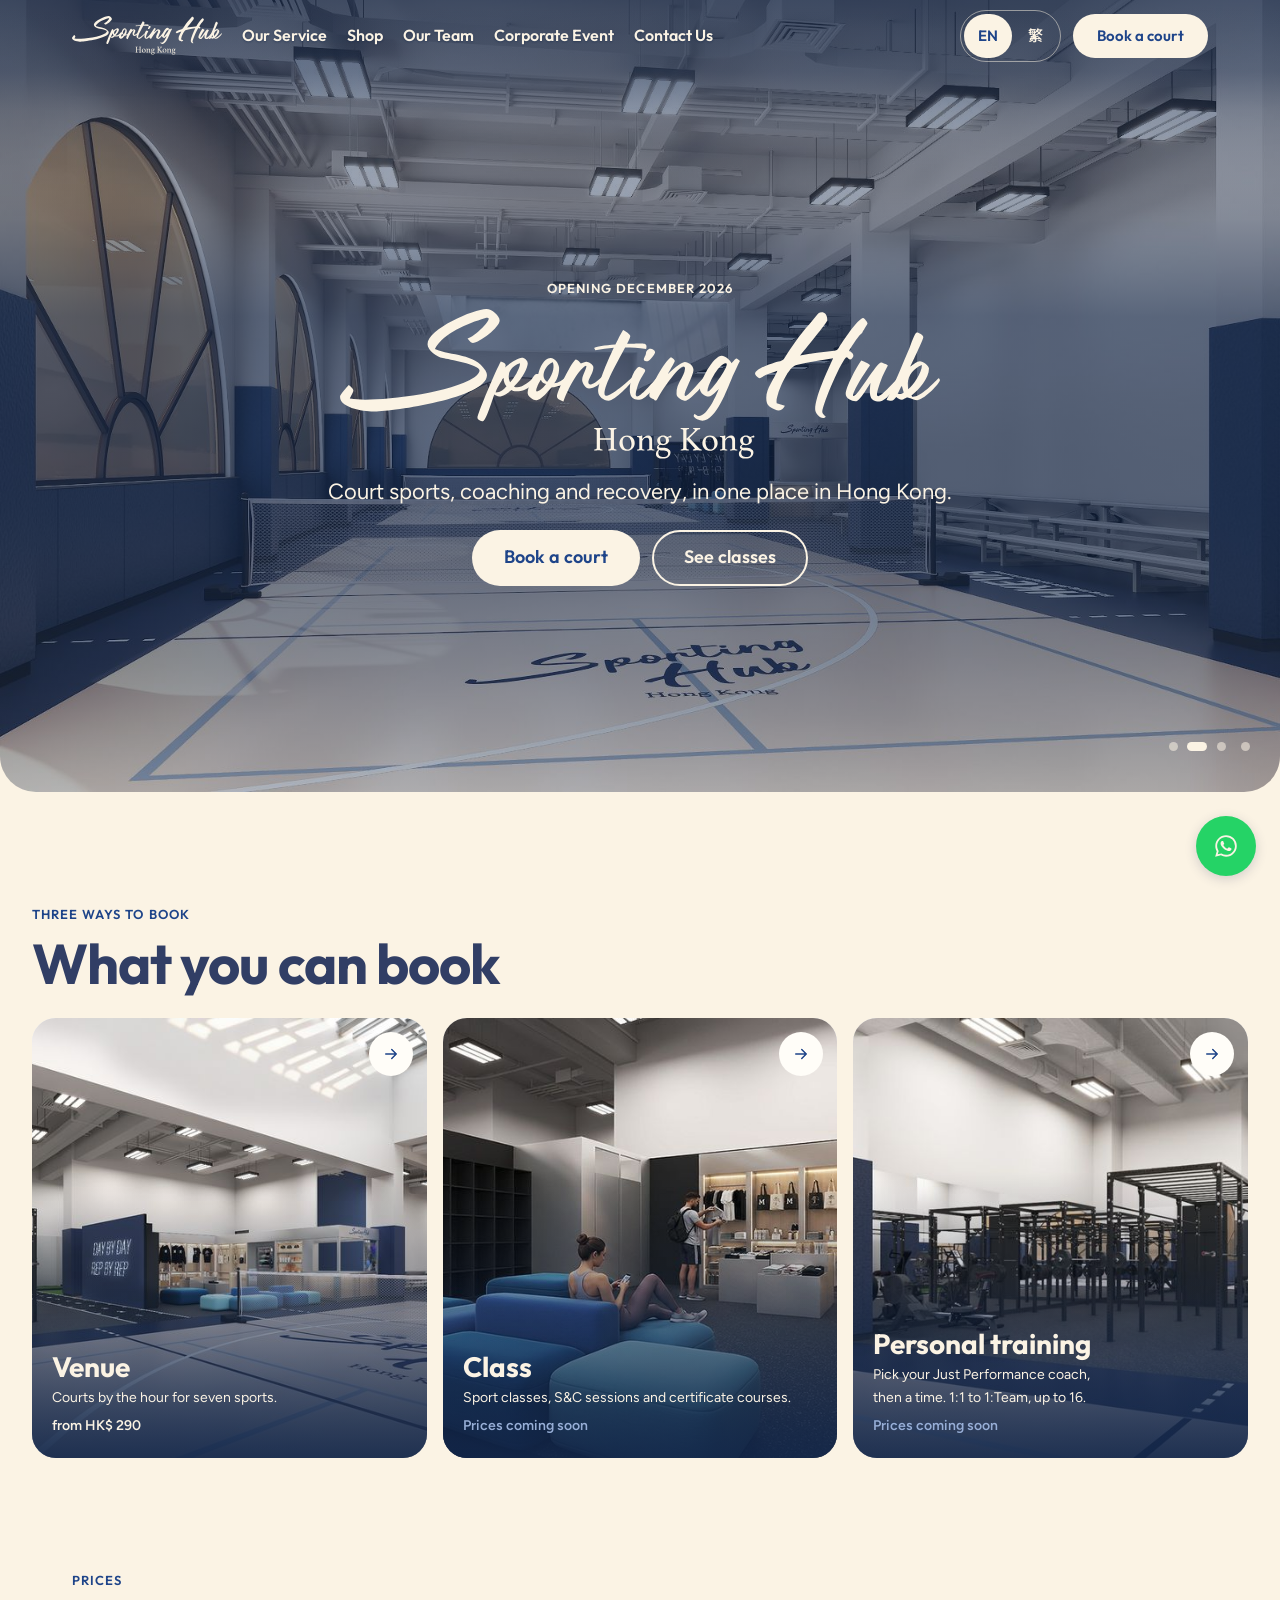
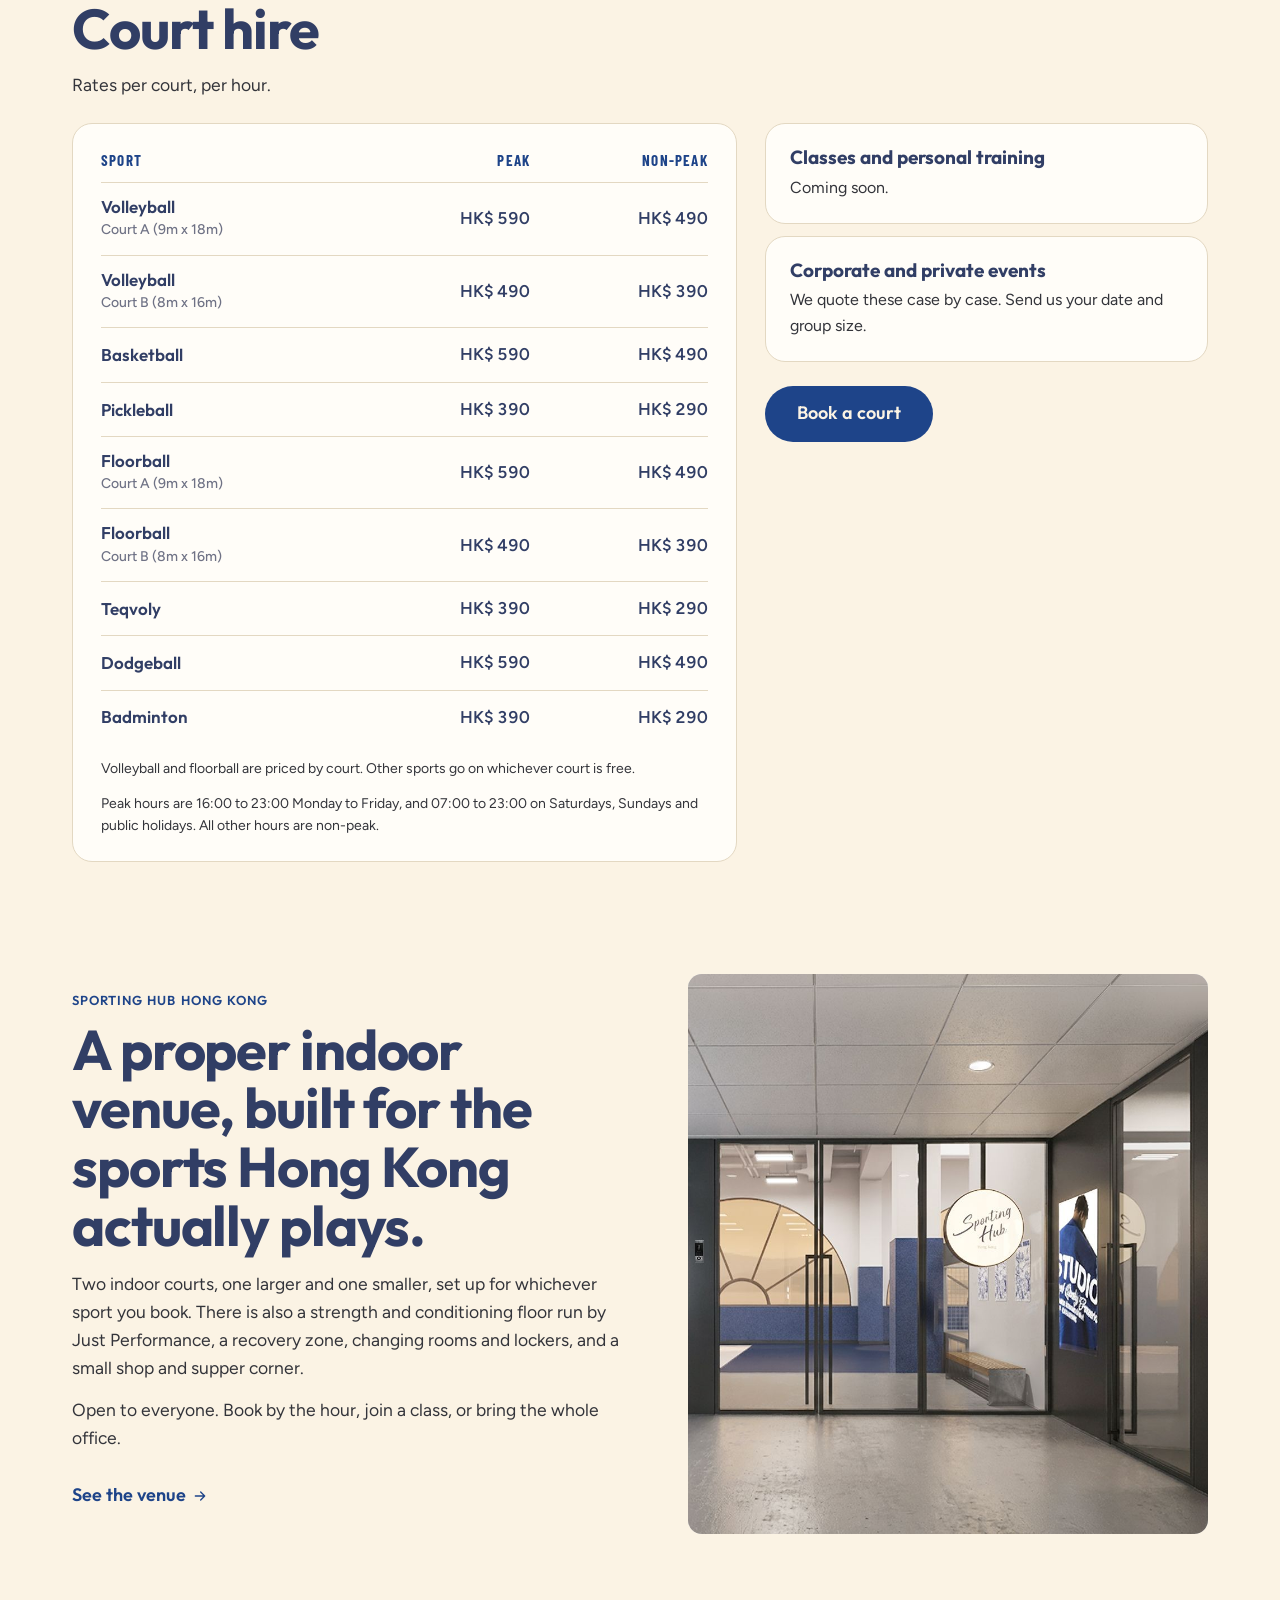
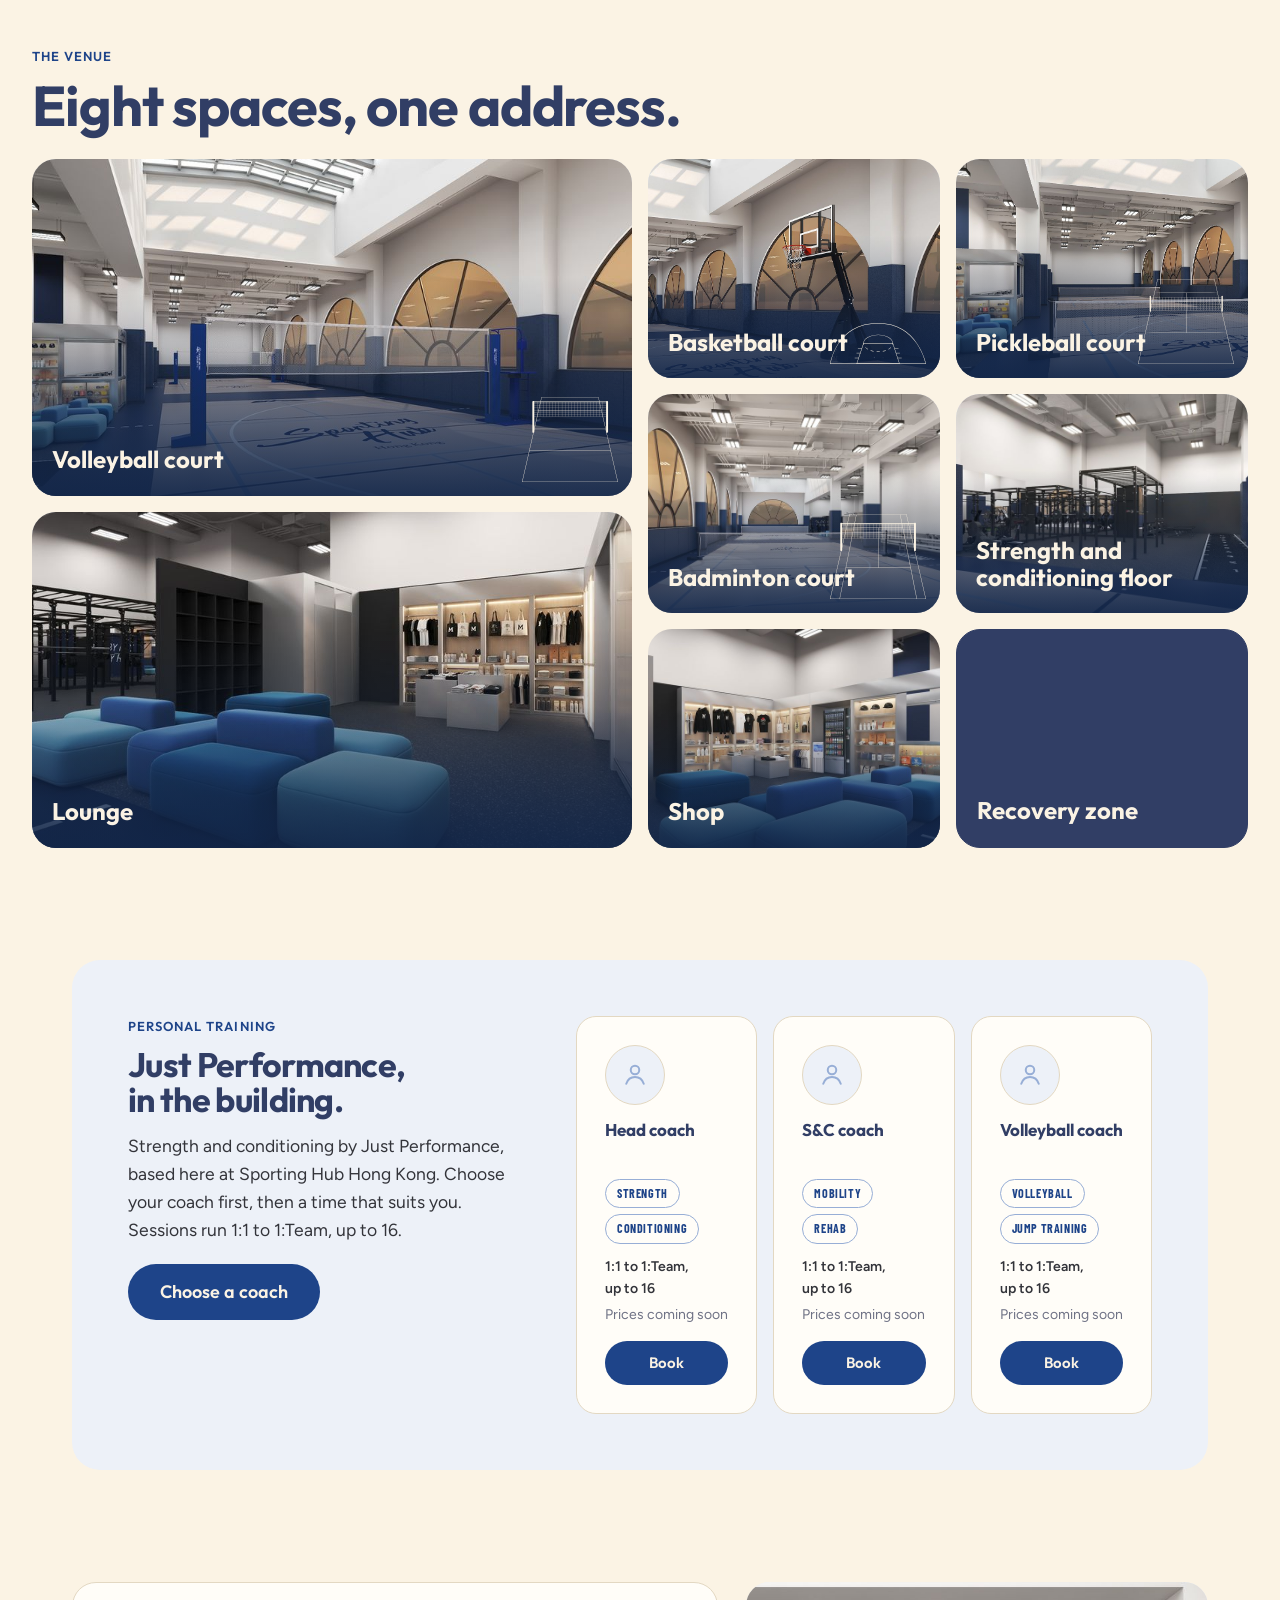
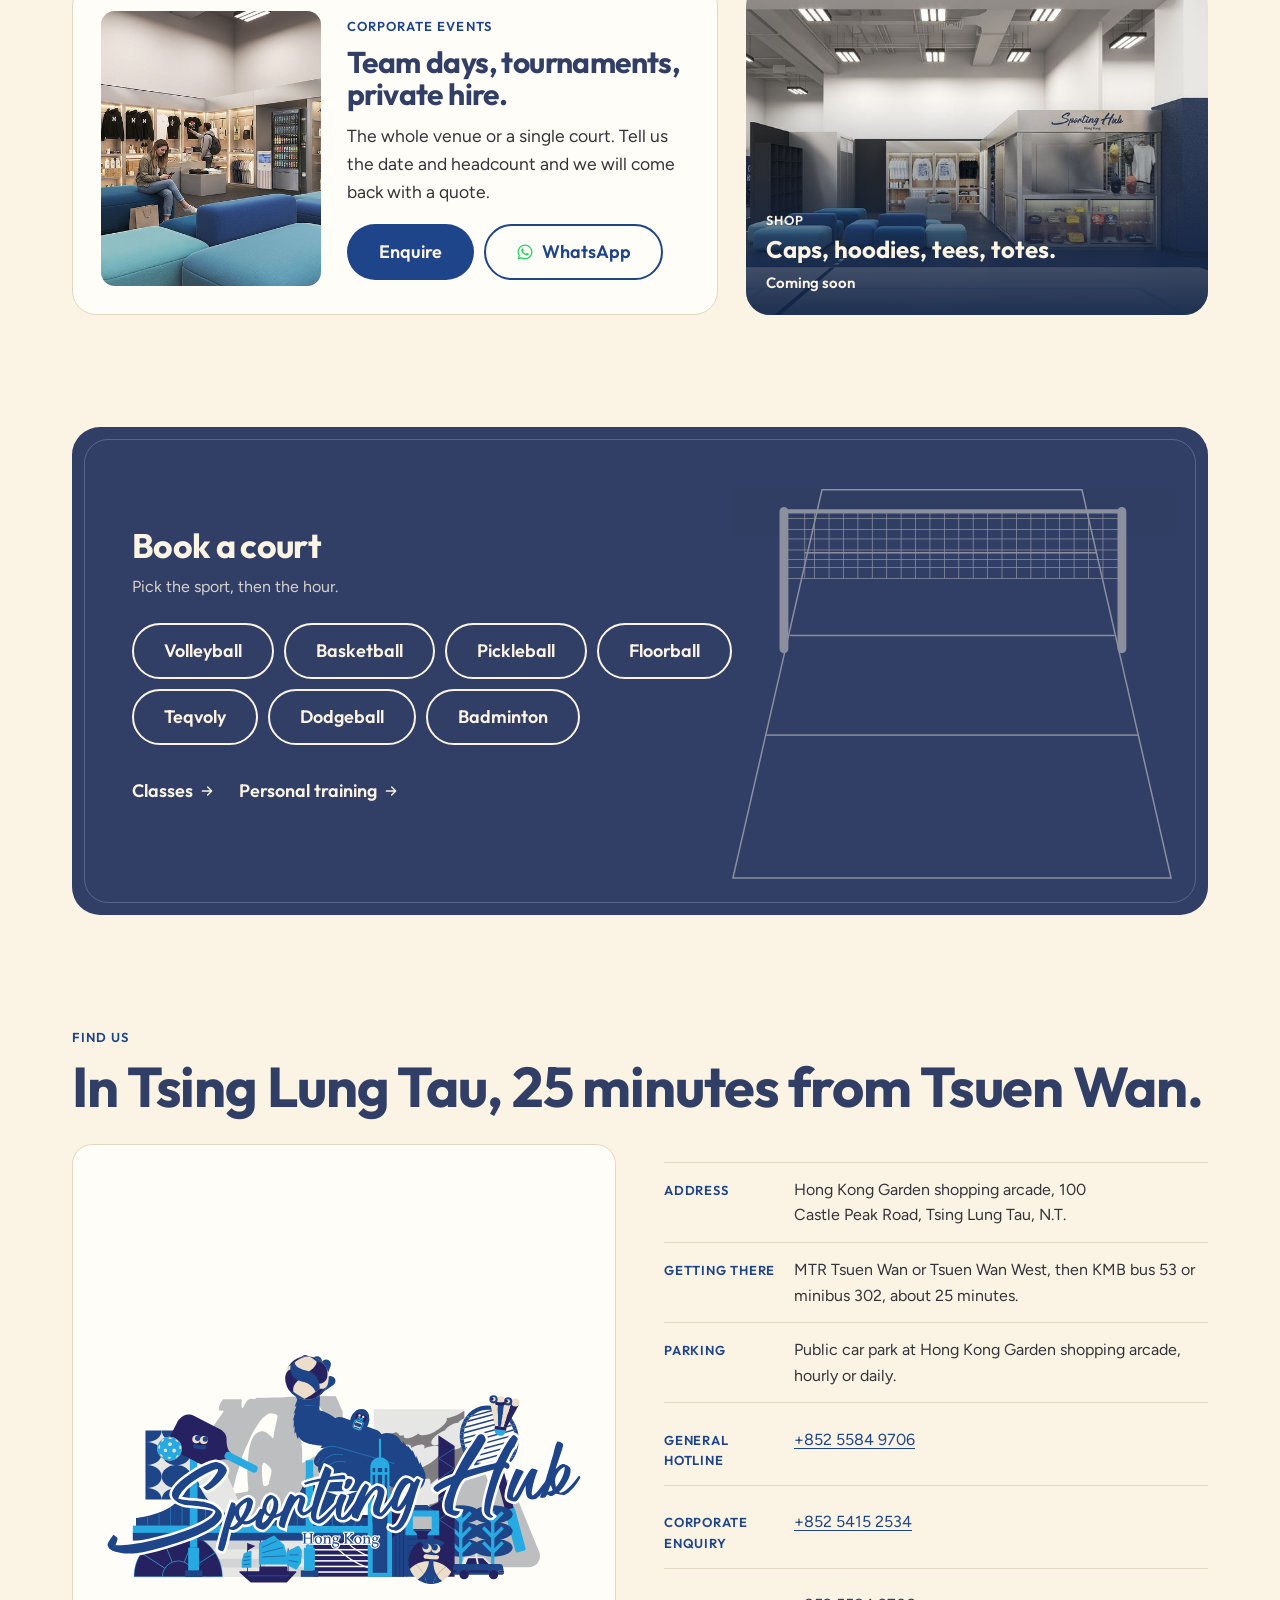
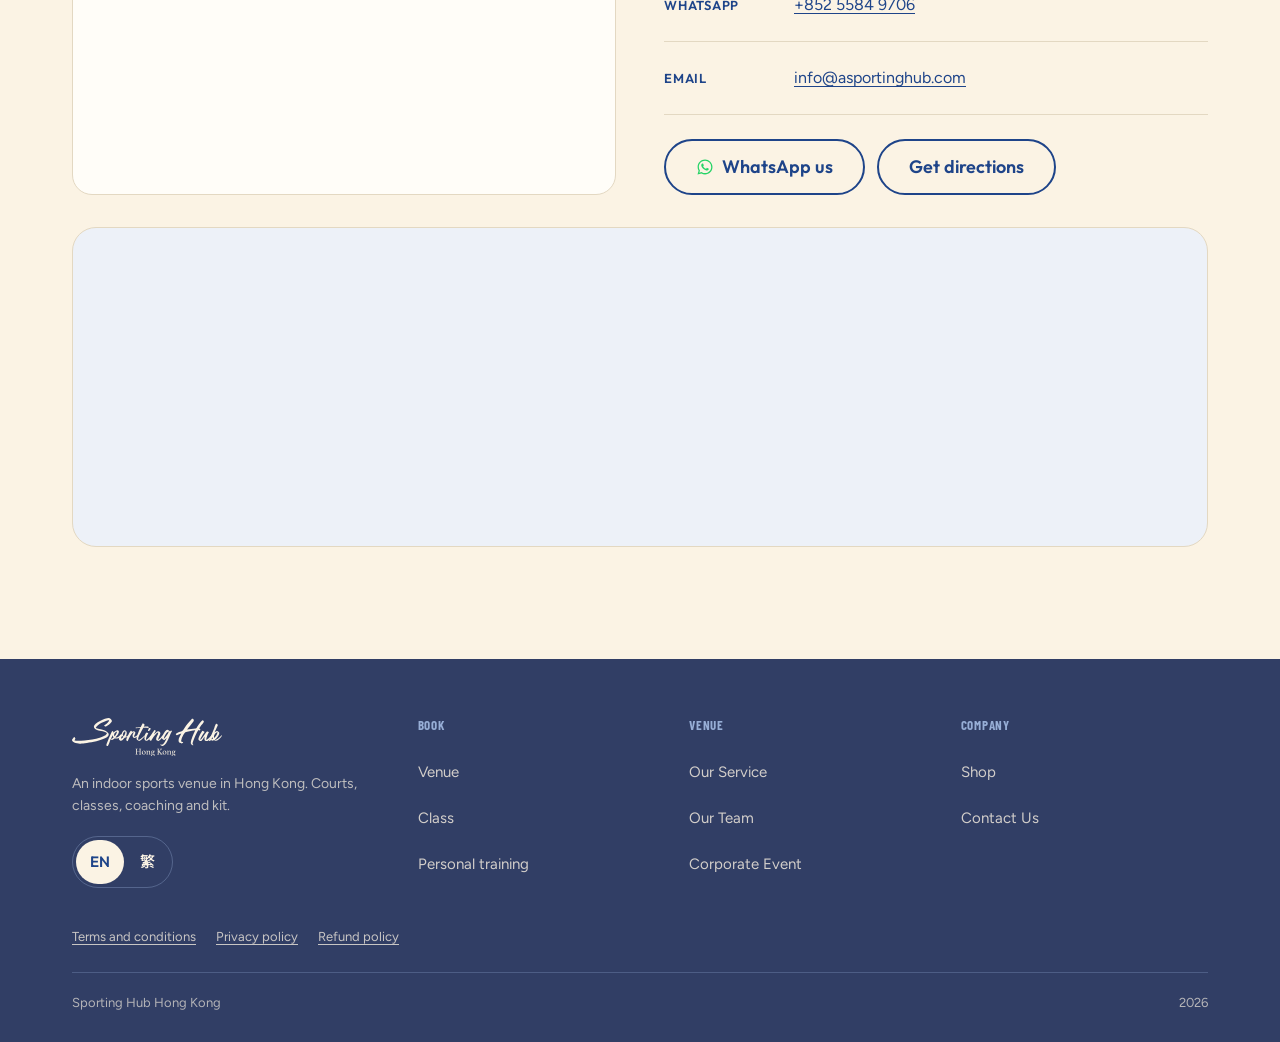
<file: index.html>
<!DOCTYPE html>
<html lang="en" data-view="client" data-booking="open">
<head>
<meta charset="utf-8">
<meta name="viewport" content="width=device-width, initial-scale=1, viewport-fit=cover">
<title>Sporting Hub Hong Kong</title>
<meta name="description" content="An indoor sports venue in Hong Kong. Courts by the hour for volleyball, basketball, pickleball, floorball, Teqvoly, dodgeball and badminton, plus classes and Just Performance coaching.">
<meta property="og:type" content="website">
<meta property="og:site_name" content="Sporting Hub Hong Kong">
<meta property="og:title" content="Sporting Hub Hong Kong">
<meta property="og:description" content="An indoor sports venue at Hong Kong Garden, Tsing Lung Tau. Courts by the hour, classes and Just Performance coaching. Opening December 2026.">
<meta property="og:image" content="https://whhoaf.github.io/hksh-prototype/assets/og/og-image.jpg">
<meta property="og:image:width" content="1200">
<meta property="og:image:height" content="630">
<meta property="og:url" content="https://whhoaf.github.io/hksh-prototype/">
<meta name="twitter:card" content="summary_large_image">
<link rel="preconnect" href="https://fonts.googleapis.com">
<link rel="preconnect" href="https://fonts.gstatic.com" crossorigin>
<link href="https://fonts.googleapis.com/css2?family=Outfit:wght@600;700;800&amp;family=Figtree:wght@400;500;600&amp;family=Barlow+Condensed:wght@600;700&amp;family=EB+Garamond:wght@400;500&amp;family=Noto+Sans+TC:wght@400;500;700;900&amp;family=Noto+Serif+TC:wght@400&amp;display=swap" rel="stylesheet">
<link rel="stylesheet" href="tokens.css">
<link rel="stylesheet" href="site.css">
<link rel="alternate" hreflang="en" href="index.html">
<link rel="alternate" hreflang="zh-Hant" href="index.html">
<link rel="alternate" hreflang="x-default" href="index.html">
</head>
<body class="page-home">

<header class="nav" id="siteNav">
  <div class="wrap">
    <a class="nav-lockup" href="index.html" aria-label="Sporting Hub Hong Kong, home"><svg data-name="Layer 2" xmlns="http://www.w3.org/2000/svg" viewBox="0 0 157.32 40.38"><defs><style>.cls-1{fill:currentColor;}</style></defs><g data-name="Layer 1"><g class="lk-script"><path class="cls-1" d="M3.5,21.39C3.5,21.78 2.79,23.04 2.57,23.49C3.93,23.64 5.18,23.79 6.56,23.79C13.72,23.79 29.09,21.87 35.14,17.98C35.65,17.65 36.58,16.78 36.58,16.12C36.58,14.59 28.4,13.21 26.96,12.88C25.35,12.52 22.95,10.85 22.95,9.23C22.95,5.27 35.09,0 38.38,0C39.79,0 41.86,1.71 41.86,3.03C41.86,4.79 36.55,8.9 34.82,8.9C34.34,8.9 33.71,8.09 33.44,7.73C35.29,7.43 41.41,1.35 37.96,2.43C33.47,3.78 27.18,6.26 24.87,10.49C29.3,12.38 35.23,11.54 38.14,16.12C38.35,16.51 38.53,16.93 38.53,17.38C38.53,23.31 13.9,26.88 9.17,26.88C7.13,26.88 0,26.19 0,22.98C0,22.44 1.86,20.43 2.28,19.95C2.66,20.25 3.5,20.91 3.5,21.39"/><path class="cls-1" d="M47.19,14.35L47.19,14.23C44.22,15.19 43.77,17.62 44.61,19.23C45.48,18.4 47.19,15.58 47.19,14.35M42.85,18.04C42.28,18.96 40.87,21.24 40.81,21.87C42.13,21.84 43,21 43.66,20.23C42.91,19.5 42.91,18.31 42.85,18.04M43.27,15.37C44.04,14.59 46.56,12.79 47.7,12.79C48.42,12.79 49.23,13.51 49.23,14.32C49.23,15.19 48,18.31 45.6,20.29C47.13,21.27 50.1,18.82 50.96,17.68C51.39,17.8 51.68,18.4 51.12,19.05C48.51,22.11 45.48,21.81 44.95,21.21C44.31,21.78 42.91,22.95 41.74,22.95C41.29,22.95 40.87,22.62 40.45,22.41C40.06,23.43 38.23,29.45 37.45,29.45C37,29.45 36.04,29.06 36.04,28.52C36.04,27.45 41.02,15.7 42.16,13.75C43.12,14.05 43.75,14.29 43.27,15.37"/><path class="cls-1" d="M55.82,13.99C53.96,14.59 52.29,17.86 54.32,19.09C55.43,17.74 56.39,15.7 55.82,13.99M52.68,18.61C52.29,18.94 51.3,21.06 51.45,21.51C51.6,21.93 53.09,21.09 54.02,19.69C53.48,19.59 52.86,19.18 52.68,18.61M59.21,17.71C59.48,17.86 59.5,18.07 59.54,18.4C59.62,19.69 56.48,20.52 55.64,20.52C55.16,20.59 53.12,23.82 51.5,23.94C50.79,24 49.29,22.95 49.23,22.23C49.11,20.59 50.73,16.96 51.54,17.02C51.8,17.05 51.95,17.17 52.02,16.93C52.43,15.37 53.42,13.04 55.16,12.88C56.27,12.79 57.38,14.35 57.44,15.34C57.5,16.3 57.26,18.13 56.18,19.48C57.11,19.41 58.46,18.79 59.21,17.71"/><path class="cls-1" d="M69.04,18.55C68.38,19.62 66.61,20.86 65.29,20.86C64.39,20.86 63.55,19.54 63.49,18.61C63.46,17.8 63.91,17.05 64.21,16.27C64.75,15.01 64.72,14.59 64.18,15.04C61.36,17.2 58.79,23.46 58.61,24.27C58.07,23.97 56.93,23.67 56.9,22.98C56.81,21.66 61.07,13.27 61.87,13.27C62.23,13.27 62.95,14.05 63.16,14.32C63.52,14.2 64.24,13.84 64.6,13.84C65.2,13.84 66.4,14.59 66.43,15.22C66.52,16.3 65.62,17.68 65.26,18.58C64.72,19.96 65.62,20.73 68.88,17.62C69.18,17.98 69.3,18.16 69.04,18.55"/><path class="cls-1" d="M74.76,10.1C72.78,13.84 69.3,19.84 69.36,22.23C69.36,22.8 69.81,22.83 70.2,22.71C72.06,22.11 75.71,18.76 76.91,17.71L77.21,18.13C76.29,19.51 72.09,24.03 70.41,24.03C69.12,24.03 67.71,22.95 67.69,21.63C67.62,19.69 69.81,14.35 71.79,10.19C70.14,10.31 68.55,10.52 66.94,10.79L66.64,10.25C67,9.86 69.48,9.53 72.21,9.32C72.99,7.67 73.74,6.29 74.22,5.48C74.91,5.84 76.07,6.56 76.11,7.07C76.11,7.37 75.78,8.12 75.27,9.14C77.04,9.05 78.53,9.02 79.1,9.02C79.91,9.05 80.42,9.14 80.36,9.92C80.36,10.1 80.33,10.31 80.27,10.49C78.26,10.19 76.5,10.1 74.76,10.1"/><path class="cls-1" d="M81.32,10.43C81.83,10.43 82.61,10.82 82.61,11.32C82.61,11.78 81.11,13.72 80.6,13.72C78.77,13.72 80.24,12.38 80.24,11.54C80.24,11.09 80.78,10.43 81.32,10.43M78.44,15.13C79.01,15.4 80.33,15.64 79.97,16.36C79.01,18.07 78.47,18.64 77.9,20.68C76.25,26.04 80.81,20.52 83.45,17.62C83.71,17.71 83.69,17.71 83.93,17.86C83.42,19.48 80.39,23.79 78.53,23.79C77.9,23.79 77.42,23.7 77.04,23.52C75.69,22.89 75.98,20.77 76.11,19.62C76.32,17.83 77,16.45 77.79,15.58C78.05,15.31 78.29,15.16 78.44,15.13"/><path class="cls-1" d="M83.45,23.13C83.27,23.43 83.12,24 82.76,24C82.67,24 82.58,23.94 82.49,23.91C82.19,23.46 81.11,23.4 81.11,22.68C81.11,20.79 85.15,13.63 86.77,12.64C87.04,12.7 87.79,13.27 87.79,13.66C87.79,13.9 86.14,16.72 85.99,17.02C86.92,16.12 89.32,13.87 90.43,13.87C91.39,13.87 92.68,14.83 92.68,15.91C92.68,17.44 90.37,21.36 90.37,22.44C90.37,23.97 92.79,20.73 95.73,17.59C96.03,17.77 96.24,17.92 96.24,18.31C96.24,19.14 91.66,24.06 90.67,24.06C89.83,24.06 88.27,23.25 88.24,22.26C88.12,19.45 90.25,18.01 90.46,15.7C90.46,13.51 86.89,17.44 83.45,23.13"/><path class="cls-1" d="M100.79,14.32C98.96,15.07 96.63,19.51 96.36,21.42C96.21,23.28 103.61,12.95 100.79,14.32M94.14,28.07C96.3,28.07 98.67,22.68 99.32,21C98.64,21.54 97.62,22.95 96.69,22.95C95.7,22.95 94.38,22.02 94.38,20.97C94.38,18.91 97.86,12.29 100.11,12.29C100.91,12.29 102.38,13.45 102.65,14.2C102.83,14.11 103.7,13 103.88,13C104.18,13 104.63,13.48 104.87,13.66C104.36,14.56 103.19,17.17 102.77,18.1C101.57,20.73 98.7,29.27 95.01,29.27C94.44,29.27 92.73,28.64 92.73,27.98C92.73,27.84 92.86,27.62 92.91,27.5C93.27,27.66 93.75,28.07 94.14,28.07"/><path class="cls-1" d="M125.38,1.19C126.31,0.48 127.77,0.82 127.77,2.93C127.77,3.55 121.6,10.98 120.64,12.18C123.39,11.64 126.78,11.22 129.57,10.92C130.17,10.86 130.5,10.65 130.8,10.14C131.55,8.86 135.83,2.41 137.18,2.36C137.54,2.5 138.32,3.4 138.32,3.82C138.32,4.03 137.09,5.8 136.88,6.34C136.1,6.61 134.03,10.11 133.43,11.01C134.09,11.11 134.93,11.97 134.48,12.66C134.18,13.14 134.03,13.23 133.82,13.23C133.4,13.23 133.1,12.63 132.83,12.63C131.88,12.63 126.45,24.92 126.45,27.04C126.45,27.46 127.08,28 127.38,28.27C127.2,28.45 126.96,28.6 126.66,28.6C125.73,28.6 124.59,27.25 124.59,26.29C124.59,23.03 127.83,16.14 129.3,12.93C126.3,13.35 122.65,14.07 119.68,14.67C117.67,15.09 115.48,20.27 114.89,22.16C114.68,22.85 114.46,23.51 114.46,24.23L114.5,24.74L116.65,25.39C116.32,26 115.82,26.62 115.07,26.62C114.71,26.62 114.38,26.48 114.05,26.32C112.43,25.52 111.77,25.19 111.77,23.24C111.77,20.87 113.81,18.41 114.68,16.2C113.12,16.8 111.47,17.21 110.09,18.18C109.52,18.02 109.16,17.61 108.86,17.1C108.41,15.87 113.6,14.04 115.01,13.77C115.55,13.68 116.18,13.41 116.47,12.96C118.63,9.66 120.44,6.89 123.07,4.02ZM125.38,1.19"/><path class="cls-1" d="M143.65,14.79C142.57,16.77 141.7,18.71 141.11,20.87C139.64,25.73 143.89,20.51 146.38,18.05C146.65,18.14 146.62,18.14 146.86,18.29C146.35,19.91 143.32,24.23 141.46,24.23C138.71,24.23 138.77,22.37 139.1,19.38C138.41,20.3 136.34,24.2 135.2,24.2C134.15,24.2 132.6,23.48 132.6,22.31C132.6,20.45 135.62,14.91 136.67,13.5C138.71,14.22 139.07,14.7 138.92,14.91C135.98,18.92 133.46,23.81 135.02,22.64C136.13,22.01 140.71,14.19 141.82,14.04C142.15,14.04 143.44,14.58 143.65,14.79"/><path class="cls-1" d="M152.58,14.67C150.57,15.36 148.89,17.46 148.89,19.46C148.89,19.97 148.96,20.51 148.96,21.02C150.3,20 152.61,16.74 152.58,14.67M147.37,20.3L147.19,20.27L146.23,22.25C146.77,22.31 147.28,22.28 147.82,21.89C147.67,21.35 147.49,20.84 147.37,20.3M157.32,18.71C156.75,20.15 152.91,23.93 151.26,23.93C150.39,23.93 149.14,23.12 148.5,23.24C148.18,23.3 147.7,23.78 147.34,23.78C146.71,23.78 146.23,23.42 145.87,23.09C145.48,23.48 145.12,24.08 144.52,24.08C144.1,24.08 143.71,23.9 143.32,23.87C143.47,23.3 143.77,23 144.01,22.49C145.93,18.45 147.61,14.22 149.38,10.11C149.64,9.48 150.69,6.16 151.26,6.16C151.77,6.16 152.94,6.82 152.94,7.39C152.94,8.05 150.06,13.95 149.55,15.09C150.15,14.67 151.32,13.68 152.04,13.68C152.82,13.68 154.44,14.79 154.44,15.63C154.44,18.11 151.8,21.23 149.86,22.67C149.91,22.85 150.06,23.03 150.27,23.03C152.28,23.03 155.61,19.52 156.93,18.18C157.23,18.29 157.2,18.39 157.32,18.71"/></g><g class="lk-sub"><path class="cls-1" d="M71.83,37.59C71.83,37.71 71.87,37.8 71.95,37.84C72.03,37.89 72.18,37.93 72.42,37.98C72.48,37.99 72.51,38.04 72.51,38.11C72.51,38.16 72.5,38.21 72.49,38.27C72.34,38.26 72.16,38.25 71.96,38.24C71.76,38.23 71.57,38.22 71.41,38.22C71.25,38.22 71.07,38.23 70.88,38.24C70.7,38.25 70.51,38.26 70.33,38.27C70.32,38.21 70.31,38.16 70.31,38.11C70.31,38.04 70.34,37.99 70.4,37.98C70.62,37.94 70.78,37.89 70.86,37.85C70.95,37.8 70.99,37.71 70.99,37.59L70.99,35.42L68.16,35.42L68.16,37.59C68.16,37.71 68.2,37.8 68.28,37.84C68.36,37.89 68.52,37.93 68.75,37.98C68.82,37.99 68.85,38.04 68.85,38.11C68.85,38.16 68.84,38.21 68.83,38.27C68.68,38.26 68.5,38.25 68.29,38.24C68.09,38.23 67.91,38.22 67.74,38.22C67.57,38.22 67.4,38.23 67.21,38.24C67.03,38.25 66.84,38.26 66.66,38.27C66.64,38.21 66.64,38.16 66.64,38.11C66.64,38.04 66.67,37.99 66.73,37.98C66.95,37.94 67.11,37.89 67.2,37.85C67.28,37.8 67.32,37.71 67.32,37.59L67.32,33.03C67.32,32.97 67.31,32.92 67.3,32.88C67.28,32.84 67.25,32.81 67.21,32.78C67.17,32.75 67.11,32.72 67.04,32.7C66.96,32.68 66.86,32.66 66.75,32.63C66.68,32.62 66.66,32.58 66.66,32.49C66.66,32.45 66.66,32.39 66.67,32.34C66.82,32.35 67,32.36 67.2,32.37C67.39,32.38 67.57,32.38 67.73,32.38C67.9,32.38 68.08,32.38 68.27,32.37C68.45,32.36 68.63,32.35 68.81,32.34C68.82,32.39 68.83,32.45 68.83,32.49C68.83,32.57 68.8,32.62 68.74,32.63C68.51,32.67 68.35,32.71 68.28,32.77C68.2,32.82 68.16,32.91 68.16,33.03L68.16,35.04L70.99,35.04L70.99,33.03C70.99,32.93 70.95,32.84 70.88,32.78C70.81,32.72 70.66,32.67 70.42,32.63C70.36,32.62 70.32,32.58 70.32,32.49C70.32,32.45 70.33,32.39 70.34,32.34C70.49,32.35 70.66,32.36 70.86,32.37C71.07,32.38 71.25,32.38 71.41,32.38C71.57,32.38 71.75,32.38 71.93,32.37C72.11,32.36 72.29,32.35 72.48,32.34C72.49,32.39 72.5,32.45 72.5,32.49C72.5,32.57 72.47,32.62 72.41,32.63C72.18,32.67 72.02,32.71 71.95,32.77C71.87,32.82 71.83,32.91 71.83,33.03ZM71.83,37.59"/><path class="cls-1" d="M74.11,36.03C74.11,36.25 74.13,36.48 74.18,36.71C74.23,36.95 74.3,37.16 74.4,37.35C74.5,37.54 74.62,37.69 74.78,37.81C74.94,37.94 75.12,38 75.35,38C75.69,38 75.95,37.88 76.14,37.64C76.33,37.4 76.43,37.09 76.43,36.71C76.43,36.49 76.4,36.26 76.36,36.02C76.31,35.77 76.24,35.55 76.14,35.35C76.04,35.15 75.91,34.98 75.76,34.85C75.6,34.72 75.4,34.66 75.17,34.66C74.85,34.66 74.59,34.77 74.4,34.98C74.2,35.2 74.11,35.55 74.11,36.03M73.26,36.33C73.26,36.05 73.32,35.79 73.42,35.55C73.52,35.3 73.67,35.09 73.85,34.91C74.03,34.73 74.24,34.59 74.48,34.48C74.72,34.38 74.98,34.32 75.27,34.32C75.56,34.32 75.83,34.37 76.07,34.47C76.32,34.57 76.53,34.71 76.71,34.88C76.89,35.05 77.02,35.27 77.12,35.51C77.22,35.76 77.27,36.04 77.27,36.33C77.27,36.61 77.22,36.87 77.11,37.11C77.01,37.36 76.87,37.57 76.69,37.75C76.51,37.93 76.3,38.07 76.05,38.17C75.81,38.28 75.55,38.33 75.27,38.33C74.97,38.33 74.7,38.28 74.46,38.18C74.21,38.09 74,37.95 73.82,37.77C73.65,37.6 73.51,37.39 73.41,37.14C73.31,36.9 73.26,36.62 73.26,36.33"/><path class="cls-1" d="M81.85,37.71C81.85,37.8 81.9,37.87 82.01,37.91C82.12,37.96 82.23,37.99 82.37,38.02C82.42,38.03 82.45,38.07 82.45,38.12C82.45,38.16 82.44,38.21 82.43,38.27C82.27,38.26 82.12,38.25 81.97,38.24C81.82,38.23 81.66,38.22 81.49,38.22C81.32,38.22 81.16,38.23 81,38.24C80.85,38.25 80.69,38.26 80.54,38.27C80.52,38.21 80.52,38.16 80.52,38.12C80.52,38.07 80.54,38.03 80.6,38.02C80.72,37.99 80.84,37.96 80.94,37.91C81.04,37.87 81.09,37.8 81.09,37.71L81.09,35.95C81.09,35.8 81.08,35.66 81.07,35.54C81.05,35.41 81.01,35.3 80.96,35.21C80.91,35.11 80.84,35.04 80.76,34.99C80.67,34.94 80.56,34.91 80.42,34.91C80.27,34.91 80.12,34.94 79.98,34.99C79.84,35.04 79.71,35.12 79.6,35.22C79.49,35.32 79.4,35.44 79.34,35.58C79.27,35.73 79.24,35.89 79.24,36.07L79.24,37.71C79.24,37.8 79.29,37.87 79.4,37.91C79.5,37.96 79.61,37.99 79.73,38.02C79.79,38.03 79.82,38.07 79.82,38.12C79.82,38.16 79.81,38.21 79.8,38.27C79.64,38.26 79.49,38.25 79.34,38.24C79.19,38.23 79.03,38.22 78.86,38.22C78.68,38.22 78.52,38.23 78.36,38.24C78.2,38.25 78.05,38.26 77.9,38.27C77.89,38.21 77.88,38.16 77.88,38.12C77.88,38.07 77.91,38.03 77.96,38.02C78.09,37.99 78.21,37.96 78.32,37.91C78.43,37.87 78.48,37.8 78.48,37.7L78.48,35.26C78.48,35.08 78.45,34.95 78.39,34.87C78.33,34.79 78.19,34.75 77.98,34.73C77.9,34.71 77.86,34.67 77.86,34.6C77.86,34.57 77.87,34.53 77.88,34.48C77.96,34.48 78.07,34.48 78.21,34.47C78.35,34.46 78.46,34.45 78.56,34.44C78.7,34.41 78.82,34.39 78.93,34.36C79.04,34.34 79.12,34.32 79.16,34.32C79.25,34.32 79.29,34.37 79.29,34.46C79.29,34.54 79.29,34.64 79.27,34.76C79.25,34.88 79.24,35.03 79.24,35.22C79.5,34.93 79.74,34.71 79.98,34.56C80.21,34.4 80.47,34.32 80.75,34.32C81.12,34.32 81.39,34.43 81.57,34.64C81.75,34.86 81.85,35.15 81.85,35.53ZM81.85,37.71"/><path class="cls-1" d="M84.74,36.55C84.96,36.55 85.14,36.48 85.27,36.34C85.4,36.19 85.47,35.99 85.47,35.74C85.47,35.61 85.46,35.48 85.43,35.35C85.4,35.22 85.36,35.11 85.29,35C85.22,34.89 85.14,34.81 85.02,34.75C84.91,34.68 84.77,34.65 84.61,34.65C84.39,34.65 84.23,34.71 84.11,34.85C83.98,34.99 83.92,35.18 83.92,35.42C83.92,35.56 83.94,35.69 83.96,35.83C83.99,35.96 84.04,36.08 84.1,36.19C84.16,36.3 84.25,36.39 84.35,36.45C84.45,36.52 84.59,36.55 84.74,36.55M83.73,38.14C83.58,38.28 83.5,38.45 83.48,38.66C83.48,38.71 83.47,38.76 83.47,38.81L83.47,38.96C83.48,39.09 83.51,39.21 83.57,39.34C83.63,39.46 83.72,39.57 83.83,39.67C83.95,39.77 84.09,39.84 84.25,39.9C84.42,39.96 84.62,39.99 84.84,39.99C85.25,39.99 85.55,39.9 85.74,39.72C85.93,39.54 86.03,39.31 86.03,39.04C86.03,38.93 86,38.82 85.95,38.73C85.91,38.63 85.82,38.55 85.71,38.48C85.6,38.41 85.45,38.36 85.26,38.32C85.08,38.28 84.85,38.26 84.57,38.26C84.41,38.26 84.26,38.25 84.12,38.23C83.97,38.21 83.84,38.18 83.73,38.14M83.51,38.04C83.25,37.89 83.12,37.67 83.12,37.39C83.12,37.09 83.32,36.84 83.71,36.65C83.55,36.55 83.41,36.41 83.32,36.24C83.22,36.07 83.17,35.86 83.17,35.61C83.17,35.44 83.21,35.28 83.29,35.12C83.37,34.97 83.48,34.83 83.62,34.71C83.75,34.59 83.91,34.5 84.09,34.43C84.27,34.36 84.45,34.32 84.65,34.32C84.95,34.32 85.19,34.36 85.37,34.43C85.55,34.5 85.71,34.59 85.84,34.7L86.73,34.31C86.79,34.36 86.84,34.41 86.87,34.48C86.9,34.55 86.92,34.61 86.92,34.67C86.92,34.8 86.87,34.87 86.78,34.87L86.46,34.86C86.34,34.86 86.21,34.88 86.04,34.91C86.19,35.1 86.26,35.33 86.26,35.6C86.26,35.79 86.22,35.95 86.13,36.11C86.05,36.27 85.94,36.4 85.79,36.51C85.65,36.62 85.48,36.71 85.28,36.77C85.08,36.84 84.87,36.87 84.65,36.87C84.52,36.87 84.41,36.86 84.29,36.84C84.18,36.83 84.07,36.8 83.97,36.77C83.81,36.84 83.7,36.91 83.64,36.98C83.59,37.05 83.55,37.12 83.55,37.19C83.55,37.24 83.57,37.29 83.6,37.33C83.63,37.38 83.68,37.41 83.77,37.45C83.85,37.48 83.96,37.51 84.11,37.53C84.25,37.55 84.44,37.56 84.67,37.56C84.94,37.56 85.2,37.58 85.43,37.62C85.67,37.66 85.88,37.73 86.07,37.83C86.25,37.93 86.39,38.05 86.5,38.21C86.6,38.36 86.66,38.55 86.66,38.77C86.66,39.02 86.61,39.24 86.51,39.44C86.41,39.64 86.27,39.8 86.09,39.95C85.92,40.09 85.7,40.2 85.46,40.27C85.21,40.34 84.94,40.38 84.64,40.38C84.08,40.38 83.64,40.28 83.32,40.07C83,39.87 82.84,39.55 82.84,39.1C82.84,38.96 82.87,38.84 82.91,38.73C82.95,38.62 83,38.52 83.06,38.43C83.12,38.34 83.2,38.26 83.28,38.2C83.36,38.13 83.44,38.08 83.51,38.04"/><path class="cls-1" d="M90.84,35.32L90.84,37.59C90.84,37.71 90.88,37.8 90.96,37.85C91.03,37.89 91.17,37.94 91.38,37.98C91.41,37.99 91.43,38 91.45,38.02C91.46,38.04 91.47,38.07 91.47,38.12C91.47,38.16 91.47,38.21 91.46,38.27C91.27,38.25 91.08,38.25 90.91,38.24C90.73,38.23 90.57,38.22 90.42,38.22C90.27,38.22 90.09,38.23 89.9,38.24C89.7,38.25 89.52,38.25 89.34,38.27C89.32,38.21 89.32,38.16 89.32,38.12C89.32,38.04 89.35,37.99 89.41,37.98C89.63,37.93 89.79,37.89 89.88,37.84C89.96,37.8 90,37.71 90,37.59L90,33.02C90,32.9 89.96,32.81 89.88,32.76C89.79,32.71 89.63,32.67 89.41,32.63C89.35,32.62 89.32,32.57 89.32,32.48C89.32,32.45 89.32,32.39 89.34,32.34C89.51,32.35 89.7,32.36 89.89,32.37C90.09,32.38 90.26,32.38 90.41,32.38C90.57,32.38 90.74,32.38 90.93,32.37C91.12,32.36 91.32,32.35 91.51,32.34C91.52,32.39 91.53,32.45 91.53,32.48C91.53,32.57 91.5,32.62 91.44,32.63C91.21,32.67 91.05,32.71 90.97,32.76C90.89,32.81 90.84,32.9 90.84,33.02L90.84,35.2L92.93,33.12C92.96,33.09 93,33.05 93.02,33.01C93.05,32.96 93.07,32.91 93.07,32.87C93.07,32.8 93.03,32.75 92.96,32.72C92.89,32.68 92.8,32.66 92.69,32.64C92.63,32.64 92.6,32.58 92.6,32.48C92.6,32.45 92.6,32.39 92.62,32.34C92.79,32.35 92.96,32.36 93.14,32.37C93.31,32.38 93.47,32.38 93.61,32.38C93.75,32.38 93.88,32.38 94.03,32.37C94.18,32.36 94.31,32.35 94.43,32.34C94.44,32.39 94.45,32.45 94.45,32.48C94.45,32.57 94.42,32.63 94.35,32.65C94.22,32.68 94.09,32.71 93.98,32.76C93.87,32.8 93.76,32.88 93.65,32.98L91.62,34.98L94.08,37.62C94.18,37.73 94.29,37.81 94.39,37.86C94.49,37.9 94.61,37.94 94.75,37.96C94.83,37.97 94.86,38.02 94.86,38.12C94.86,38.16 94.86,38.21 94.84,38.27C94.66,38.25 94.45,38.25 94.23,38.24C94.01,38.23 93.82,38.22 93.66,38.22C93.49,38.22 93.31,38.23 93.13,38.24C92.94,38.25 92.75,38.25 92.54,38.27C92.53,38.21 92.53,38.16 92.53,38.12C92.53,38.04 92.56,37.99 92.62,37.98C92.89,37.96 93.03,37.89 93.03,37.75C93.03,37.69 93,37.63 92.94,37.57ZM90.84,35.32"/><path class="cls-1" d="M95.85,36.03C95.85,36.25 95.88,36.48 95.92,36.71C95.97,36.95 96.04,37.16 96.14,37.35C96.24,37.54 96.37,37.69 96.53,37.81C96.68,37.94 96.87,38 97.09,38C97.43,38 97.7,37.88 97.89,37.64C98.08,37.4 98.17,37.09 98.17,36.71C98.17,36.49 98.15,36.26 98.1,36.02C98.06,35.77 97.99,35.55 97.89,35.35C97.79,35.15 97.66,34.98 97.5,34.85C97.34,34.72 97.14,34.66 96.91,34.66C96.59,34.66 96.34,34.77 96.14,34.98C95.95,35.2 95.85,35.55 95.85,36.03M95.01,36.33C95.01,36.05 95.06,35.79 95.16,35.55C95.27,35.3 95.41,35.09 95.59,34.91C95.77,34.73 95.98,34.59 96.23,34.48C96.47,34.38 96.73,34.32 97.01,34.32C97.3,34.32 97.57,34.37 97.82,34.47C98.07,34.57 98.28,34.71 98.45,34.88C98.63,35.05 98.77,35.27 98.87,35.51C98.96,35.76 99.02,36.04 99.02,36.33C99.02,36.61 98.96,36.87 98.86,37.11C98.75,37.36 98.61,37.57 98.43,37.75C98.25,37.93 98.04,38.07 97.8,38.17C97.55,38.28 97.29,38.33 97.01,38.33C96.72,38.33 96.45,38.28 96.2,38.18C95.96,38.09 95.75,37.95 95.57,37.77C95.39,37.6 95.25,37.39 95.16,37.14C95.05,36.9 95.01,36.62 95.01,36.33"/><path class="cls-1" d="M103.59,37.71C103.59,37.8 103.64,37.87 103.75,37.91C103.86,37.96 103.98,37.99 104.11,38.02C104.17,38.03 104.19,38.07 104.19,38.12C104.19,38.16 104.19,38.21 104.18,38.27C104.02,38.26 103.87,38.25 103.72,38.24C103.57,38.23 103.41,38.22 103.23,38.22C103.07,38.22 102.91,38.23 102.75,38.24C102.59,38.25 102.43,38.26 102.28,38.27C102.27,38.21 102.26,38.16 102.26,38.12C102.26,38.07 102.29,38.03 102.34,38.02C102.47,37.99 102.58,37.96 102.68,37.91C102.79,37.87 102.84,37.8 102.84,37.71L102.84,35.95C102.84,35.8 102.83,35.66 102.81,35.54C102.79,35.41 102.76,35.3 102.71,35.21C102.66,35.11 102.59,35.04 102.5,34.99C102.41,34.94 102.3,34.91 102.16,34.91C102.02,34.91 101.87,34.94 101.73,34.99C101.58,35.04 101.46,35.12 101.35,35.22C101.23,35.32 101.15,35.44 101.08,35.58C101.02,35.73 100.98,35.89 100.98,36.07L100.98,37.71C100.98,37.8 101.04,37.87 101.14,37.91C101.25,37.96 101.36,37.99 101.48,38.02C101.53,38.03 101.56,38.07 101.56,38.12C101.56,38.16 101.55,38.21 101.54,38.27C101.39,38.26 101.23,38.25 101.08,38.24C100.93,38.23 100.77,38.22 100.6,38.22C100.43,38.22 100.26,38.23 100.1,38.24C99.95,38.25 99.79,38.26 99.64,38.27C99.63,38.21 99.62,38.16 99.62,38.12C99.62,38.07 99.65,38.03 99.71,38.02C99.84,37.99 99.96,37.96 100.07,37.91C100.18,37.87 100.23,37.8 100.23,37.7L100.23,35.26C100.23,35.08 100.2,34.95 100.14,34.87C100.07,34.79 99.93,34.75 99.73,34.73C99.65,34.71 99.61,34.67 99.61,34.6C99.61,34.57 99.61,34.53 99.62,34.48C99.7,34.48 99.81,34.48 99.95,34.47C100.09,34.46 100.21,34.45 100.3,34.44C100.44,34.41 100.57,34.39 100.68,34.36C100.79,34.34 100.86,34.32 100.91,34.32C101,34.32 101.04,34.37 101.04,34.46C101.04,34.54 101.03,34.64 101.01,34.76C100.99,34.88 100.98,35.03 100.98,35.22C101.24,34.93 101.49,34.71 101.72,34.56C101.96,34.4 102.22,34.32 102.5,34.32C102.86,34.32 103.14,34.43 103.32,34.64C103.5,34.86 103.59,35.15 103.59,35.53ZM103.59,37.71"/><path class="cls-1" d="M106.48,36.55C106.71,36.55 106.88,36.48 107.02,36.34C107.15,36.19 107.21,35.99 107.21,35.74C107.21,35.61 107.2,35.48 107.17,35.35C107.15,35.22 107.1,35.11 107.04,35C106.97,34.89 106.88,34.81 106.77,34.75C106.66,34.68 106.52,34.65 106.35,34.65C106.14,34.65 105.97,34.71 105.85,34.85C105.73,34.99 105.67,35.18 105.67,35.42C105.67,35.56 105.68,35.69 105.71,35.83C105.73,35.96 105.78,36.08 105.84,36.19C105.91,36.3 105.99,36.39 106.09,36.45C106.2,36.52 106.33,36.55 106.48,36.55M105.47,38.14C105.32,38.28 105.25,38.45 105.23,38.66C105.22,38.71 105.22,38.76 105.22,38.81L105.22,38.96C105.22,39.09 105.26,39.21 105.32,39.34C105.38,39.46 105.46,39.57 105.58,39.67C105.69,39.77 105.83,39.84 106,39.9C106.17,39.96 106.36,39.99 106.59,39.99C107,39.99 107.3,39.9 107.49,39.72C107.68,39.54 107.77,39.31 107.77,39.04C107.77,38.93 107.75,38.82 107.7,38.73C107.65,38.63 107.57,38.55 107.46,38.48C107.34,38.41 107.19,38.36 107.01,38.32C106.82,38.28 106.59,38.26 106.32,38.26C106.16,38.26 106.01,38.25 105.86,38.23C105.71,38.21 105.58,38.18 105.47,38.14M105.25,38.04C105,37.89 104.87,37.67 104.87,37.39C104.87,37.09 105.07,36.84 105.46,36.65C105.29,36.55 105.16,36.41 105.06,36.24C104.96,36.07 104.91,35.86 104.91,35.61C104.91,35.44 104.95,35.28 105.04,35.12C105.11,34.97 105.22,34.83 105.36,34.71C105.5,34.59 105.66,34.5 105.83,34.43C106.01,34.36 106.2,34.32 106.39,34.32C106.7,34.32 106.93,34.36 107.11,34.43C107.29,34.5 107.45,34.59 107.58,34.7L108.47,34.31C108.54,34.36 108.59,34.41 108.62,34.48C108.64,34.55 108.66,34.61 108.66,34.67C108.66,34.8 108.62,34.87 108.53,34.87L108.2,34.86C108.09,34.86 107.95,34.88 107.79,34.91C107.93,35.1 108,35.33 108,35.6C108,35.79 107.96,35.95 107.88,36.11C107.79,36.27 107.68,36.4 107.54,36.51C107.39,36.62 107.22,36.71 107.02,36.77C106.83,36.84 106.62,36.87 106.39,36.87C106.27,36.87 106.15,36.86 106.04,36.84C105.92,36.83 105.81,36.8 105.71,36.77C105.56,36.84 105.45,36.91 105.39,36.98C105.33,37.05 105.3,37.12 105.3,37.19C105.3,37.24 105.31,37.29 105.34,37.33C105.38,37.38 105.43,37.41 105.51,37.45C105.59,37.48 105.7,37.51 105.85,37.53C106,37.55 106.19,37.56 106.41,37.56C106.68,37.56 106.94,37.58 107.18,37.62C107.42,37.66 107.63,37.73 107.81,37.83C107.99,37.93 108.14,38.05 108.24,38.21C108.35,38.36 108.4,38.55 108.4,38.77C108.4,39.02 108.35,39.24 108.25,39.44C108.15,39.64 108.02,39.8 107.84,39.95C107.66,40.09 107.45,40.2 107.2,40.27C106.95,40.34 106.68,40.38 106.39,40.38C105.82,40.38 105.38,40.28 105.07,40.07C104.75,39.87 104.59,39.55 104.59,39.1C104.59,38.96 104.61,38.84 104.65,38.73C104.7,38.62 104.75,38.52 104.81,38.43C104.87,38.34 104.95,38.26 105.02,38.2C105.11,38.13 105.18,38.08 105.25,38.04"/></g></g></svg></a>
    <nav class="nav-items">
      <a href="#pillars" data-str="nav.service"></a>
      <span class="nav-item-wrap"><a href="#shop" data-shop-link data-str="nav.shop"><svg class="out" viewBox="0 0 24 24" fill="none" aria-hidden="true"><path d="M7 17L17 7M9 7h8v8" stroke="currentColor" stroke-width="2" stroke-linecap="round" stroke-linejoin="round"/></svg></a><span class="tbc" data-str="nav.shopTbc"></span></span>
      <a href="#jp" data-str="nav.team"></a>
      <a href="#corporate" data-str="nav.corporate"></a>
      <a href="#find" data-str="nav.contact"></a>
    </nav>
    <div class="nav-right">
      <div class="lang-toggle" role="group" data-str-aria="nav.lang_aria">
        <button type="button" data-lang="en" aria-pressed="true">EN</button><button type="button" data-lang="zh" aria-pressed="false">繁</button>
      </div>
      <a class="btn book-pill" href="booking.html" data-book="venue" data-wa="wa.prefillGeneral" data-str="cta.book" data-str-soon="find.waBtn"></a>
      <button type="button" class="nav-burger" id="burger" data-str-aria="nav.menu_aria" aria-expanded="false"><i></i><i></i><i></i></button>
    </div>
  </div>
</header>

<div class="drawer-scrim" id="drawerScrim"></div>
<nav class="drawer" id="drawer" data-str-aria="nav.menu_aria">
  <button type="button" class="drawer-x" id="drawerX" data-str-aria="nav.closeAria">&times;</button>
  <a href="#pillars" data-str="nav.service"></a>
  <span class="drawer-item-wrap"><a href="#shop" data-shop-link data-str="nav.shop"></a><span class="tbc" data-str="nav.shopTbc"></span></span>
  <a href="#jp" data-str="nav.team"></a>
  <a href="#corporate" data-str="nav.corporate"></a>
  <a href="#find" data-str="nav.contact"></a>
  <a class="btn btn-on-navy drawer-book" href="booking.html" data-book="venue" data-wa="wa.prefillGeneral" data-str="cta.book" data-str-soon="find.waBtn"></a>
</nav>

<section class="hero hero-a" id="hero-a">
  <div class="hero-slideshow" aria-roledescription="carousel" aria-label="Venue photos">
    <div class="hero-slide is-active"><img src="assets/venue/hall-volleyball.jpg" alt="" loading="eager" style="--hx:30%;--hy:100%;--hx-m:22%;--hz-m:130%"></div>
      <div class="hero-slide"><img src="assets/venue/hall-corridor.jpg" alt="" loading="lazy" style="--hx:38%;--hy:100%;--hz-m:120%"></div>
      <div class="hero-slide"><img src="assets/venue/hall-basketball.jpg" alt="" loading="lazy" style="--hx:70%;--hy:100%;--hx-m:85%;--hz-m:130%"></div>
      <div class="hero-slide"><img src="assets/venue/hall-low-net.jpg" alt="" loading="lazy" style="--hx:65%;--hy:100%;--hx-m:78%;--hz-m:120%"></div>
    <button type="button" class="hero-arrow prev" aria-label="Previous photo"><svg viewBox="0 0 24 24" fill="none" aria-hidden="true"><path d="M15 6l-6 6 6 6" stroke="currentColor" stroke-width="2" stroke-linecap="round" stroke-linejoin="round"/></svg></button>
    <button type="button" class="hero-arrow next" aria-label="Next photo"><svg viewBox="0 0 24 24" fill="none" aria-hidden="true"><path d="M9 6l6 6-6 6" stroke="currentColor" stroke-width="2" stroke-linecap="round" stroke-linejoin="round"/></svg></button>
    <div class="hero-dots">
      <button type="button" class="hero-dot is-active" aria-label="Slide 1"></button>
        <button type="button" class="hero-dot" aria-label="Slide 2"></button>
        <button type="button" class="hero-dot" aria-label="Slide 3"></button>
        <button type="button" class="hero-dot" aria-label="Slide 4"></button>
    </div>
    <div class="scrim-top" aria-hidden="true"></div>
    <div class="scrim">
      <div class="wrap hero-text-block">
        <p class="eyebrow on-photo" data-str="hero.eyebrow"></p>
        <h1 class="hero-lockup" aria-label="Sporting Hub Hong Kong"><svg data-name="Layer 2" xmlns="http://www.w3.org/2000/svg" viewBox="0 0 157.32 39.23" aria-hidden="true"><defs><style>.cls-1{fill:currentColor;}</style></defs><g data-name="Layer 1"><g class="lk-script"><path class="cls-1" d="M3.5,21.39C3.5,21.78 2.79,23.04 2.57,23.49C3.93,23.64 5.18,23.79 6.56,23.79C13.72,23.79 29.09,21.87 35.14,17.98C35.65,17.65 36.58,16.78 36.58,16.12C36.58,14.59 28.4,13.21 26.96,12.88C25.35,12.52 22.95,10.85 22.95,9.23C22.95,5.27 35.09,0 38.38,0C39.79,0 41.86,1.71 41.86,3.03C41.86,4.79 36.55,8.9 34.82,8.9C34.34,8.9 33.71,8.09 33.44,7.73C35.29,7.43 41.41,1.35 37.96,2.43C33.47,3.78 27.18,6.26 24.87,10.49C29.3,12.38 35.23,11.54 38.14,16.12C38.35,16.51 38.53,16.93 38.53,17.38C38.53,23.31 13.9,26.88 9.17,26.88C7.13,26.88 0,26.19 0,22.98C0,22.44 1.86,20.43 2.28,19.95C2.66,20.25 3.5,20.91 3.5,21.39"/><path class="cls-1" d="M47.19,14.35L47.19,14.23C44.22,15.19 43.77,17.62 44.61,19.23C45.48,18.4 47.19,15.58 47.19,14.35M42.85,18.04C42.28,18.96 40.87,21.24 40.81,21.87C42.13,21.84 43,21 43.66,20.23C42.91,19.5 42.91,18.31 42.85,18.04M43.27,15.37C44.04,14.59 46.56,12.79 47.7,12.79C48.42,12.79 49.23,13.51 49.23,14.32C49.23,15.19 48,18.31 45.6,20.29C47.13,21.27 50.1,18.82 50.96,17.68C51.39,17.8 51.68,18.4 51.12,19.05C48.51,22.11 45.48,21.81 44.95,21.21C44.31,21.78 42.91,22.95 41.74,22.95C41.29,22.95 40.87,22.62 40.45,22.41C40.06,23.43 38.23,29.45 37.45,29.45C37,29.45 36.04,29.06 36.04,28.52C36.04,27.45 41.02,15.7 42.16,13.75C43.12,14.05 43.75,14.29 43.27,15.37"/><path class="cls-1" d="M55.82,13.99C53.96,14.59 52.29,17.86 54.32,19.09C55.43,17.74 56.39,15.7 55.82,13.99M52.68,18.61C52.29,18.94 51.3,21.06 51.45,21.51C51.6,21.93 53.09,21.09 54.02,19.69C53.48,19.59 52.86,19.18 52.68,18.61M59.21,17.71C59.48,17.86 59.5,18.07 59.54,18.4C59.62,19.69 56.48,20.52 55.64,20.52C55.16,20.59 53.12,23.82 51.5,23.94C50.79,24 49.29,22.95 49.23,22.23C49.11,20.59 50.73,16.96 51.54,17.02C51.8,17.05 51.95,17.17 52.02,16.93C52.43,15.37 53.42,13.04 55.16,12.88C56.27,12.79 57.38,14.35 57.44,15.34C57.5,16.3 57.26,18.13 56.18,19.48C57.11,19.41 58.46,18.79 59.21,17.71"/><path class="cls-1" d="M69.04,18.55C68.38,19.62 66.61,20.86 65.29,20.86C64.39,20.86 63.55,19.54 63.49,18.61C63.46,17.8 63.91,17.05 64.21,16.27C64.75,15.01 64.72,14.59 64.18,15.04C61.36,17.2 58.79,23.46 58.61,24.27C58.07,23.97 56.93,23.67 56.9,22.98C56.81,21.66 61.07,13.27 61.87,13.27C62.23,13.27 62.95,14.05 63.16,14.32C63.52,14.2 64.24,13.84 64.6,13.84C65.2,13.84 66.4,14.59 66.43,15.22C66.52,16.3 65.62,17.68 65.26,18.58C64.72,19.96 65.62,20.73 68.88,17.62C69.18,17.98 69.3,18.16 69.04,18.55"/><path class="cls-1" d="M74.76,10.1C72.78,13.84 69.3,19.84 69.36,22.23C69.36,22.8 69.81,22.83 70.2,22.71C72.06,22.11 75.71,18.76 76.91,17.71L77.21,18.13C76.29,19.51 72.09,24.03 70.41,24.03C69.12,24.03 67.71,22.95 67.69,21.63C67.62,19.69 69.81,14.35 71.79,10.19C70.14,10.31 68.55,10.52 66.94,10.79L66.64,10.25C67,9.86 69.48,9.53 72.21,9.32C72.99,7.67 73.74,6.29 74.22,5.48C74.91,5.84 76.07,6.56 76.11,7.07C76.11,7.37 75.78,8.12 75.27,9.14C77.04,9.05 78.53,9.02 79.1,9.02C79.91,9.05 80.42,9.14 80.36,9.92C80.36,10.1 80.33,10.31 80.27,10.49C78.26,10.19 76.5,10.1 74.76,10.1"/><path class="cls-1" d="M81.32,10.43C81.83,10.43 82.61,10.82 82.61,11.32C82.61,11.78 81.11,13.72 80.6,13.72C78.77,13.72 80.24,12.38 80.24,11.54C80.24,11.09 80.78,10.43 81.32,10.43M78.44,15.13C79.01,15.4 80.33,15.64 79.97,16.36C79.01,18.07 78.47,18.64 77.9,20.68C76.25,26.04 80.81,20.52 83.45,17.62C83.71,17.71 83.69,17.71 83.93,17.86C83.42,19.48 80.39,23.79 78.53,23.79C77.9,23.79 77.42,23.7 77.04,23.52C75.69,22.89 75.98,20.77 76.11,19.62C76.32,17.83 77,16.45 77.79,15.58C78.05,15.31 78.29,15.16 78.44,15.13"/><path class="cls-1" d="M83.45,23.13C83.27,23.43 83.12,24 82.76,24C82.67,24 82.58,23.94 82.49,23.91C82.19,23.46 81.11,23.4 81.11,22.68C81.11,20.79 85.15,13.63 86.77,12.64C87.04,12.7 87.79,13.27 87.79,13.66C87.79,13.9 86.14,16.72 85.99,17.02C86.92,16.12 89.32,13.87 90.43,13.87C91.39,13.87 92.68,14.83 92.68,15.91C92.68,17.44 90.37,21.36 90.37,22.44C90.37,23.97 92.79,20.73 95.73,17.59C96.03,17.77 96.24,17.92 96.24,18.31C96.24,19.14 91.66,24.06 90.67,24.06C89.83,24.06 88.27,23.25 88.24,22.26C88.12,19.45 90.25,18.01 90.46,15.7C90.46,13.51 86.89,17.44 83.45,23.13"/><path class="cls-1" d="M100.79,14.32C98.96,15.07 96.63,19.51 96.36,21.42C96.21,23.28 103.61,12.95 100.79,14.32M94.14,28.07C96.3,28.07 98.67,22.68 99.32,21C98.64,21.54 97.62,22.95 96.69,22.95C95.7,22.95 94.38,22.02 94.38,20.97C94.38,18.91 97.86,12.29 100.11,12.29C100.91,12.29 102.38,13.45 102.65,14.2C102.83,14.11 103.7,13 103.88,13C104.18,13 104.63,13.48 104.87,13.66C104.36,14.56 103.19,17.17 102.77,18.1C101.57,20.73 98.7,29.27 95.01,29.27C94.44,29.27 92.73,28.64 92.73,27.98C92.73,27.84 92.86,27.62 92.91,27.5C93.27,27.66 93.75,28.07 94.14,28.07"/><path class="cls-1" d="M125.38,1.19C126.31,0.48 127.77,0.82 127.77,2.93C127.77,3.55 121.6,10.98 120.64,12.18C123.39,11.64 126.78,11.22 129.57,10.92C130.17,10.86 130.5,10.65 130.8,10.14C131.55,8.86 135.83,2.41 137.18,2.36C137.54,2.5 138.32,3.4 138.32,3.82C138.32,4.03 137.09,5.8 136.88,6.34C136.1,6.61 134.03,10.11 133.43,11.01C134.09,11.11 134.93,11.97 134.48,12.66C134.18,13.14 134.03,13.23 133.82,13.23C133.4,13.23 133.1,12.63 132.83,12.63C131.88,12.63 126.45,24.92 126.45,27.04C126.45,27.46 127.08,28 127.38,28.27C127.2,28.45 126.96,28.6 126.66,28.6C125.73,28.6 124.59,27.25 124.59,26.29C124.59,23.03 127.83,16.14 129.3,12.93C126.3,13.35 122.65,14.07 119.68,14.67C117.67,15.09 115.48,20.27 114.89,22.16C114.68,22.85 114.46,23.51 114.46,24.23L114.5,24.74L116.65,25.39C116.32,26 115.82,26.62 115.07,26.62C114.71,26.62 114.38,26.48 114.05,26.32C112.43,25.52 111.77,25.19 111.77,23.24C111.77,20.87 113.81,18.41 114.68,16.2C113.12,16.8 111.47,17.21 110.09,18.18C109.52,18.02 109.16,17.61 108.86,17.1C108.41,15.87 113.6,14.04 115.01,13.77C115.55,13.68 116.18,13.41 116.47,12.96C118.63,9.66 120.44,6.89 123.07,4.02ZM125.38,1.19"/><path class="cls-1" d="M143.65,14.79C142.57,16.77 141.7,18.71 141.11,20.87C139.64,25.73 143.89,20.51 146.38,18.05C146.65,18.14 146.62,18.14 146.86,18.29C146.35,19.91 143.32,24.23 141.46,24.23C138.71,24.23 138.77,22.37 139.1,19.38C138.41,20.3 136.34,24.2 135.2,24.2C134.15,24.2 132.6,23.48 132.6,22.31C132.6,20.45 135.62,14.91 136.67,13.5C138.71,14.22 139.07,14.7 138.92,14.91C135.98,18.92 133.46,23.81 135.02,22.64C136.13,22.01 140.71,14.19 141.82,14.04C142.15,14.04 143.44,14.58 143.65,14.79"/><path class="cls-1" d="M152.58,14.67C150.57,15.36 148.89,17.46 148.89,19.46C148.89,19.97 148.96,20.51 148.96,21.02C150.3,20 152.61,16.74 152.58,14.67M147.37,20.3L147.19,20.27L146.23,22.25C146.77,22.31 147.28,22.28 147.82,21.89C147.67,21.35 147.49,20.84 147.37,20.3M157.32,18.71C156.75,20.15 152.91,23.93 151.26,23.93C150.39,23.93 149.14,23.12 148.5,23.24C148.18,23.3 147.7,23.78 147.34,23.78C146.71,23.78 146.23,23.42 145.87,23.09C145.48,23.48 145.12,24.08 144.52,24.08C144.1,24.08 143.71,23.9 143.32,23.87C143.47,23.3 143.77,23 144.01,22.49C145.93,18.45 147.61,14.22 149.38,10.11C149.64,9.48 150.69,6.16 151.26,6.16C151.77,6.16 152.94,6.82 152.94,7.39C152.94,8.05 150.06,13.95 149.55,15.09C150.15,14.67 151.32,13.68 152.04,13.68C152.82,13.68 154.44,14.79 154.44,15.63C154.44,18.11 151.8,21.23 149.86,22.67C149.91,22.85 150.06,23.03 150.27,23.03C152.28,23.03 155.61,19.52 156.93,18.18C157.23,18.29 157.2,18.39 157.32,18.71"/></g><g class="lk-sub" transform="translate(0,-1.15)"><path class="cls-1" d="M71.83,37.59C71.83,37.71 71.87,37.8 71.95,37.84C72.03,37.89 72.18,37.93 72.42,37.98C72.48,37.99 72.51,38.04 72.51,38.11C72.51,38.16 72.5,38.21 72.49,38.27C72.34,38.26 72.16,38.25 71.96,38.24C71.76,38.23 71.57,38.22 71.41,38.22C71.25,38.22 71.07,38.23 70.88,38.24C70.7,38.25 70.51,38.26 70.33,38.27C70.32,38.21 70.31,38.16 70.31,38.11C70.31,38.04 70.34,37.99 70.4,37.98C70.62,37.94 70.78,37.89 70.86,37.85C70.95,37.8 70.99,37.71 70.99,37.59L70.99,35.42L68.16,35.42L68.16,37.59C68.16,37.71 68.2,37.8 68.28,37.84C68.36,37.89 68.52,37.93 68.75,37.98C68.82,37.99 68.85,38.04 68.85,38.11C68.85,38.16 68.84,38.21 68.83,38.27C68.68,38.26 68.5,38.25 68.29,38.24C68.09,38.23 67.91,38.22 67.74,38.22C67.57,38.22 67.4,38.23 67.21,38.24C67.03,38.25 66.84,38.26 66.66,38.27C66.64,38.21 66.64,38.16 66.64,38.11C66.64,38.04 66.67,37.99 66.73,37.98C66.95,37.94 67.11,37.89 67.2,37.85C67.28,37.8 67.32,37.71 67.32,37.59L67.32,33.03C67.32,32.97 67.31,32.92 67.3,32.88C67.28,32.84 67.25,32.81 67.21,32.78C67.17,32.75 67.11,32.72 67.04,32.7C66.96,32.68 66.86,32.66 66.75,32.63C66.68,32.62 66.66,32.58 66.66,32.49C66.66,32.45 66.66,32.39 66.67,32.34C66.82,32.35 67,32.36 67.2,32.37C67.39,32.38 67.57,32.38 67.73,32.38C67.9,32.38 68.08,32.38 68.27,32.37C68.45,32.36 68.63,32.35 68.81,32.34C68.82,32.39 68.83,32.45 68.83,32.49C68.83,32.57 68.8,32.62 68.74,32.63C68.51,32.67 68.35,32.71 68.28,32.77C68.2,32.82 68.16,32.91 68.16,33.03L68.16,35.04L70.99,35.04L70.99,33.03C70.99,32.93 70.95,32.84 70.88,32.78C70.81,32.72 70.66,32.67 70.42,32.63C70.36,32.62 70.32,32.58 70.32,32.49C70.32,32.45 70.33,32.39 70.34,32.34C70.49,32.35 70.66,32.36 70.86,32.37C71.07,32.38 71.25,32.38 71.41,32.38C71.57,32.38 71.75,32.38 71.93,32.37C72.11,32.36 72.29,32.35 72.48,32.34C72.49,32.39 72.5,32.45 72.5,32.49C72.5,32.57 72.47,32.62 72.41,32.63C72.18,32.67 72.02,32.71 71.95,32.77C71.87,32.82 71.83,32.91 71.83,33.03ZM71.83,37.59"/><path class="cls-1" d="M74.11,36.03C74.11,36.25 74.13,36.48 74.18,36.71C74.23,36.95 74.3,37.16 74.4,37.35C74.5,37.54 74.62,37.69 74.78,37.81C74.94,37.94 75.12,38 75.35,38C75.69,38 75.95,37.88 76.14,37.64C76.33,37.4 76.43,37.09 76.43,36.71C76.43,36.49 76.4,36.26 76.36,36.02C76.31,35.77 76.24,35.55 76.14,35.35C76.04,35.15 75.91,34.98 75.76,34.85C75.6,34.72 75.4,34.66 75.17,34.66C74.85,34.66 74.59,34.77 74.4,34.98C74.2,35.2 74.11,35.55 74.11,36.03M73.26,36.33C73.26,36.05 73.32,35.79 73.42,35.55C73.52,35.3 73.67,35.09 73.85,34.91C74.03,34.73 74.24,34.59 74.48,34.48C74.72,34.38 74.98,34.32 75.27,34.32C75.56,34.32 75.83,34.37 76.07,34.47C76.32,34.57 76.53,34.71 76.71,34.88C76.89,35.05 77.02,35.27 77.12,35.51C77.22,35.76 77.27,36.04 77.27,36.33C77.27,36.61 77.22,36.87 77.11,37.11C77.01,37.36 76.87,37.57 76.69,37.75C76.51,37.93 76.3,38.07 76.05,38.17C75.81,38.28 75.55,38.33 75.27,38.33C74.97,38.33 74.7,38.28 74.46,38.18C74.21,38.09 74,37.95 73.82,37.77C73.65,37.6 73.51,37.39 73.41,37.14C73.31,36.9 73.26,36.62 73.26,36.33"/><path class="cls-1" d="M81.85,37.71C81.85,37.8 81.9,37.87 82.01,37.91C82.12,37.96 82.23,37.99 82.37,38.02C82.42,38.03 82.45,38.07 82.45,38.12C82.45,38.16 82.44,38.21 82.43,38.27C82.27,38.26 82.12,38.25 81.97,38.24C81.82,38.23 81.66,38.22 81.49,38.22C81.32,38.22 81.16,38.23 81,38.24C80.85,38.25 80.69,38.26 80.54,38.27C80.52,38.21 80.52,38.16 80.52,38.12C80.52,38.07 80.54,38.03 80.6,38.02C80.72,37.99 80.84,37.96 80.94,37.91C81.04,37.87 81.09,37.8 81.09,37.71L81.09,35.95C81.09,35.8 81.08,35.66 81.07,35.54C81.05,35.41 81.01,35.3 80.96,35.21C80.91,35.11 80.84,35.04 80.76,34.99C80.67,34.94 80.56,34.91 80.42,34.91C80.27,34.91 80.12,34.94 79.98,34.99C79.84,35.04 79.71,35.12 79.6,35.22C79.49,35.32 79.4,35.44 79.34,35.58C79.27,35.73 79.24,35.89 79.24,36.07L79.24,37.71C79.24,37.8 79.29,37.87 79.4,37.91C79.5,37.96 79.61,37.99 79.73,38.02C79.79,38.03 79.82,38.07 79.82,38.12C79.82,38.16 79.81,38.21 79.8,38.27C79.64,38.26 79.49,38.25 79.34,38.24C79.19,38.23 79.03,38.22 78.86,38.22C78.68,38.22 78.52,38.23 78.36,38.24C78.2,38.25 78.05,38.26 77.9,38.27C77.89,38.21 77.88,38.16 77.88,38.12C77.88,38.07 77.91,38.03 77.96,38.02C78.09,37.99 78.21,37.96 78.32,37.91C78.43,37.87 78.48,37.8 78.48,37.7L78.48,35.26C78.48,35.08 78.45,34.95 78.39,34.87C78.33,34.79 78.19,34.75 77.98,34.73C77.9,34.71 77.86,34.67 77.86,34.6C77.86,34.57 77.87,34.53 77.88,34.48C77.96,34.48 78.07,34.48 78.21,34.47C78.35,34.46 78.46,34.45 78.56,34.44C78.7,34.41 78.82,34.39 78.93,34.36C79.04,34.34 79.12,34.32 79.16,34.32C79.25,34.32 79.29,34.37 79.29,34.46C79.29,34.54 79.29,34.64 79.27,34.76C79.25,34.88 79.24,35.03 79.24,35.22C79.5,34.93 79.74,34.71 79.98,34.56C80.21,34.4 80.47,34.32 80.75,34.32C81.12,34.32 81.39,34.43 81.57,34.64C81.75,34.86 81.85,35.15 81.85,35.53ZM81.85,37.71"/><path class="cls-1" d="M84.74,36.55C84.96,36.55 85.14,36.48 85.27,36.34C85.4,36.19 85.47,35.99 85.47,35.74C85.47,35.61 85.46,35.48 85.43,35.35C85.4,35.22 85.36,35.11 85.29,35C85.22,34.89 85.14,34.81 85.02,34.75C84.91,34.68 84.77,34.65 84.61,34.65C84.39,34.65 84.23,34.71 84.11,34.85C83.98,34.99 83.92,35.18 83.92,35.42C83.92,35.56 83.94,35.69 83.96,35.83C83.99,35.96 84.04,36.08 84.1,36.19C84.16,36.3 84.25,36.39 84.35,36.45C84.45,36.52 84.59,36.55 84.74,36.55M83.73,38.14C83.58,38.28 83.5,38.45 83.48,38.66C83.48,38.71 83.47,38.76 83.47,38.81L83.47,38.96C83.48,39.09 83.51,39.21 83.57,39.34C83.63,39.46 83.72,39.57 83.83,39.67C83.95,39.77 84.09,39.84 84.25,39.9C84.42,39.96 84.62,39.99 84.84,39.99C85.25,39.99 85.55,39.9 85.74,39.72C85.93,39.54 86.03,39.31 86.03,39.04C86.03,38.93 86,38.82 85.95,38.73C85.91,38.63 85.82,38.55 85.71,38.48C85.6,38.41 85.45,38.36 85.26,38.32C85.08,38.28 84.85,38.26 84.57,38.26C84.41,38.26 84.26,38.25 84.12,38.23C83.97,38.21 83.84,38.18 83.73,38.14M83.51,38.04C83.25,37.89 83.12,37.67 83.12,37.39C83.12,37.09 83.32,36.84 83.71,36.65C83.55,36.55 83.41,36.41 83.32,36.24C83.22,36.07 83.17,35.86 83.17,35.61C83.17,35.44 83.21,35.28 83.29,35.12C83.37,34.97 83.48,34.83 83.62,34.71C83.75,34.59 83.91,34.5 84.09,34.43C84.27,34.36 84.45,34.32 84.65,34.32C84.95,34.32 85.19,34.36 85.37,34.43C85.55,34.5 85.71,34.59 85.84,34.7L86.73,34.31C86.79,34.36 86.84,34.41 86.87,34.48C86.9,34.55 86.92,34.61 86.92,34.67C86.92,34.8 86.87,34.87 86.78,34.87L86.46,34.86C86.34,34.86 86.21,34.88 86.04,34.91C86.19,35.1 86.26,35.33 86.26,35.6C86.26,35.79 86.22,35.95 86.13,36.11C86.05,36.27 85.94,36.4 85.79,36.51C85.65,36.62 85.48,36.71 85.28,36.77C85.08,36.84 84.87,36.87 84.65,36.87C84.52,36.87 84.41,36.86 84.29,36.84C84.18,36.83 84.07,36.8 83.97,36.77C83.81,36.84 83.7,36.91 83.64,36.98C83.59,37.05 83.55,37.12 83.55,37.19C83.55,37.24 83.57,37.29 83.6,37.33C83.63,37.38 83.68,37.41 83.77,37.45C83.85,37.48 83.96,37.51 84.11,37.53C84.25,37.55 84.44,37.56 84.67,37.56C84.94,37.56 85.2,37.58 85.43,37.62C85.67,37.66 85.88,37.73 86.07,37.83C86.25,37.93 86.39,38.05 86.5,38.21C86.6,38.36 86.66,38.55 86.66,38.77C86.66,39.02 86.61,39.24 86.51,39.44C86.41,39.64 86.27,39.8 86.09,39.95C85.92,40.09 85.7,40.2 85.46,40.27C85.21,40.34 84.94,40.38 84.64,40.38C84.08,40.38 83.64,40.28 83.32,40.07C83,39.87 82.84,39.55 82.84,39.1C82.84,38.96 82.87,38.84 82.91,38.73C82.95,38.62 83,38.52 83.06,38.43C83.12,38.34 83.2,38.26 83.28,38.2C83.36,38.13 83.44,38.08 83.51,38.04"/><path class="cls-1" d="M90.84,35.32L90.84,37.59C90.84,37.71 90.88,37.8 90.96,37.85C91.03,37.89 91.17,37.94 91.38,37.98C91.41,37.99 91.43,38 91.45,38.02C91.46,38.04 91.47,38.07 91.47,38.12C91.47,38.16 91.47,38.21 91.46,38.27C91.27,38.25 91.08,38.25 90.91,38.24C90.73,38.23 90.57,38.22 90.42,38.22C90.27,38.22 90.09,38.23 89.9,38.24C89.7,38.25 89.52,38.25 89.34,38.27C89.32,38.21 89.32,38.16 89.32,38.12C89.32,38.04 89.35,37.99 89.41,37.98C89.63,37.93 89.79,37.89 89.88,37.84C89.96,37.8 90,37.71 90,37.59L90,33.02C90,32.9 89.96,32.81 89.88,32.76C89.79,32.71 89.63,32.67 89.41,32.63C89.35,32.62 89.32,32.57 89.32,32.48C89.32,32.45 89.32,32.39 89.34,32.34C89.51,32.35 89.7,32.36 89.89,32.37C90.09,32.38 90.26,32.38 90.41,32.38C90.57,32.38 90.74,32.38 90.93,32.37C91.12,32.36 91.32,32.35 91.51,32.34C91.52,32.39 91.53,32.45 91.53,32.48C91.53,32.57 91.5,32.62 91.44,32.63C91.21,32.67 91.05,32.71 90.97,32.76C90.89,32.81 90.84,32.9 90.84,33.02L90.84,35.2L92.93,33.12C92.96,33.09 93,33.05 93.02,33.01C93.05,32.96 93.07,32.91 93.07,32.87C93.07,32.8 93.03,32.75 92.96,32.72C92.89,32.68 92.8,32.66 92.69,32.64C92.63,32.64 92.6,32.58 92.6,32.48C92.6,32.45 92.6,32.39 92.62,32.34C92.79,32.35 92.96,32.36 93.14,32.37C93.31,32.38 93.47,32.38 93.61,32.38C93.75,32.38 93.88,32.38 94.03,32.37C94.18,32.36 94.31,32.35 94.43,32.34C94.44,32.39 94.45,32.45 94.45,32.48C94.45,32.57 94.42,32.63 94.35,32.65C94.22,32.68 94.09,32.71 93.98,32.76C93.87,32.8 93.76,32.88 93.65,32.98L91.62,34.98L94.08,37.62C94.18,37.73 94.29,37.81 94.39,37.86C94.49,37.9 94.61,37.94 94.75,37.96C94.83,37.97 94.86,38.02 94.86,38.12C94.86,38.16 94.86,38.21 94.84,38.27C94.66,38.25 94.45,38.25 94.23,38.24C94.01,38.23 93.82,38.22 93.66,38.22C93.49,38.22 93.31,38.23 93.13,38.24C92.94,38.25 92.75,38.25 92.54,38.27C92.53,38.21 92.53,38.16 92.53,38.12C92.53,38.04 92.56,37.99 92.62,37.98C92.89,37.96 93.03,37.89 93.03,37.75C93.03,37.69 93,37.63 92.94,37.57ZM90.84,35.32"/><path class="cls-1" d="M95.85,36.03C95.85,36.25 95.88,36.48 95.92,36.71C95.97,36.95 96.04,37.16 96.14,37.35C96.24,37.54 96.37,37.69 96.53,37.81C96.68,37.94 96.87,38 97.09,38C97.43,38 97.7,37.88 97.89,37.64C98.08,37.4 98.17,37.09 98.17,36.71C98.17,36.49 98.15,36.26 98.1,36.02C98.06,35.77 97.99,35.55 97.89,35.35C97.79,35.15 97.66,34.98 97.5,34.85C97.34,34.72 97.14,34.66 96.91,34.66C96.59,34.66 96.34,34.77 96.14,34.98C95.95,35.2 95.85,35.55 95.85,36.03M95.01,36.33C95.01,36.05 95.06,35.79 95.16,35.55C95.27,35.3 95.41,35.09 95.59,34.91C95.77,34.73 95.98,34.59 96.23,34.48C96.47,34.38 96.73,34.32 97.01,34.32C97.3,34.32 97.57,34.37 97.82,34.47C98.07,34.57 98.28,34.71 98.45,34.88C98.63,35.05 98.77,35.27 98.87,35.51C98.96,35.76 99.02,36.04 99.02,36.33C99.02,36.61 98.96,36.87 98.86,37.11C98.75,37.36 98.61,37.57 98.43,37.75C98.25,37.93 98.04,38.07 97.8,38.17C97.55,38.28 97.29,38.33 97.01,38.33C96.72,38.33 96.45,38.28 96.2,38.18C95.96,38.09 95.75,37.95 95.57,37.77C95.39,37.6 95.25,37.39 95.16,37.14C95.05,36.9 95.01,36.62 95.01,36.33"/><path class="cls-1" d="M103.59,37.71C103.59,37.8 103.64,37.87 103.75,37.91C103.86,37.96 103.98,37.99 104.11,38.02C104.17,38.03 104.19,38.07 104.19,38.12C104.19,38.16 104.19,38.21 104.18,38.27C104.02,38.26 103.87,38.25 103.72,38.24C103.57,38.23 103.41,38.22 103.23,38.22C103.07,38.22 102.91,38.23 102.75,38.24C102.59,38.25 102.43,38.26 102.28,38.27C102.27,38.21 102.26,38.16 102.26,38.12C102.26,38.07 102.29,38.03 102.34,38.02C102.47,37.99 102.58,37.96 102.68,37.91C102.79,37.87 102.84,37.8 102.84,37.71L102.84,35.95C102.84,35.8 102.83,35.66 102.81,35.54C102.79,35.41 102.76,35.3 102.71,35.21C102.66,35.11 102.59,35.04 102.5,34.99C102.41,34.94 102.3,34.91 102.16,34.91C102.02,34.91 101.87,34.94 101.73,34.99C101.58,35.04 101.46,35.12 101.35,35.22C101.23,35.32 101.15,35.44 101.08,35.58C101.02,35.73 100.98,35.89 100.98,36.07L100.98,37.71C100.98,37.8 101.04,37.87 101.14,37.91C101.25,37.96 101.36,37.99 101.48,38.02C101.53,38.03 101.56,38.07 101.56,38.12C101.56,38.16 101.55,38.21 101.54,38.27C101.39,38.26 101.23,38.25 101.08,38.24C100.93,38.23 100.77,38.22 100.6,38.22C100.43,38.22 100.26,38.23 100.1,38.24C99.95,38.25 99.79,38.26 99.64,38.27C99.63,38.21 99.62,38.16 99.62,38.12C99.62,38.07 99.65,38.03 99.71,38.02C99.84,37.99 99.96,37.96 100.07,37.91C100.18,37.87 100.23,37.8 100.23,37.7L100.23,35.26C100.23,35.08 100.2,34.95 100.14,34.87C100.07,34.79 99.93,34.75 99.73,34.73C99.65,34.71 99.61,34.67 99.61,34.6C99.61,34.57 99.61,34.53 99.62,34.48C99.7,34.48 99.81,34.48 99.95,34.47C100.09,34.46 100.21,34.45 100.3,34.44C100.44,34.41 100.57,34.39 100.68,34.36C100.79,34.34 100.86,34.32 100.91,34.32C101,34.32 101.04,34.37 101.04,34.46C101.04,34.54 101.03,34.64 101.01,34.76C100.99,34.88 100.98,35.03 100.98,35.22C101.24,34.93 101.49,34.71 101.72,34.56C101.96,34.4 102.22,34.32 102.5,34.32C102.86,34.32 103.14,34.43 103.32,34.64C103.5,34.86 103.59,35.15 103.59,35.53ZM103.59,37.71"/><path class="cls-1" d="M106.48,36.55C106.71,36.55 106.88,36.48 107.02,36.34C107.15,36.19 107.21,35.99 107.21,35.74C107.21,35.61 107.2,35.48 107.17,35.35C107.15,35.22 107.1,35.11 107.04,35C106.97,34.89 106.88,34.81 106.77,34.75C106.66,34.68 106.52,34.65 106.35,34.65C106.14,34.65 105.97,34.71 105.85,34.85C105.73,34.99 105.67,35.18 105.67,35.42C105.67,35.56 105.68,35.69 105.71,35.83C105.73,35.96 105.78,36.08 105.84,36.19C105.91,36.3 105.99,36.39 106.09,36.45C106.2,36.52 106.33,36.55 106.48,36.55M105.47,38.14C105.32,38.28 105.25,38.45 105.23,38.66C105.22,38.71 105.22,38.76 105.22,38.81L105.22,38.96C105.22,39.09 105.26,39.21 105.32,39.34C105.38,39.46 105.46,39.57 105.58,39.67C105.69,39.77 105.83,39.84 106,39.9C106.17,39.96 106.36,39.99 106.59,39.99C107,39.99 107.3,39.9 107.49,39.72C107.68,39.54 107.77,39.31 107.77,39.04C107.77,38.93 107.75,38.82 107.7,38.73C107.65,38.63 107.57,38.55 107.46,38.48C107.34,38.41 107.19,38.36 107.01,38.32C106.82,38.28 106.59,38.26 106.32,38.26C106.16,38.26 106.01,38.25 105.86,38.23C105.71,38.21 105.58,38.18 105.47,38.14M105.25,38.04C105,37.89 104.87,37.67 104.87,37.39C104.87,37.09 105.07,36.84 105.46,36.65C105.29,36.55 105.16,36.41 105.06,36.24C104.96,36.07 104.91,35.86 104.91,35.61C104.91,35.44 104.95,35.28 105.04,35.12C105.11,34.97 105.22,34.83 105.36,34.71C105.5,34.59 105.66,34.5 105.83,34.43C106.01,34.36 106.2,34.32 106.39,34.32C106.7,34.32 106.93,34.36 107.11,34.43C107.29,34.5 107.45,34.59 107.58,34.7L108.47,34.31C108.54,34.36 108.59,34.41 108.62,34.48C108.64,34.55 108.66,34.61 108.66,34.67C108.66,34.8 108.62,34.87 108.53,34.87L108.2,34.86C108.09,34.86 107.95,34.88 107.79,34.91C107.93,35.1 108,35.33 108,35.6C108,35.79 107.96,35.95 107.88,36.11C107.79,36.27 107.68,36.4 107.54,36.51C107.39,36.62 107.22,36.71 107.02,36.77C106.83,36.84 106.62,36.87 106.39,36.87C106.27,36.87 106.15,36.86 106.04,36.84C105.92,36.83 105.81,36.8 105.71,36.77C105.56,36.84 105.45,36.91 105.39,36.98C105.33,37.05 105.3,37.12 105.3,37.19C105.3,37.24 105.31,37.29 105.34,37.33C105.38,37.38 105.43,37.41 105.51,37.45C105.59,37.48 105.7,37.51 105.85,37.53C106,37.55 106.19,37.56 106.41,37.56C106.68,37.56 106.94,37.58 107.18,37.62C107.42,37.66 107.63,37.73 107.81,37.83C107.99,37.93 108.14,38.05 108.24,38.21C108.35,38.36 108.4,38.55 108.4,38.77C108.4,39.02 108.35,39.24 108.25,39.44C108.15,39.64 108.02,39.8 107.84,39.95C107.66,40.09 107.45,40.2 107.2,40.27C106.95,40.34 106.68,40.38 106.39,40.38C105.82,40.38 105.38,40.28 105.07,40.07C104.75,39.87 104.59,39.55 104.59,39.1C104.59,38.96 104.61,38.84 104.65,38.73C104.7,38.62 104.75,38.52 104.81,38.43C104.87,38.34 104.95,38.26 105.02,38.2C105.11,38.13 105.18,38.08 105.25,38.04"/></g></g></svg></h1>
        <p class="lead on-photo" style="margin-bottom:22px" data-str="hero.lead"></p>
        <div class="hero-actions">
          <a class="btn btn-primary btn-on-dark" href="booking.html" data-book="venue" data-wa="wa.prefillGeneral" data-str="cta.book" data-str-soon="find.waBtn"></a>
          <a class="btn btn-secondary btn-on-dark open-only" href="#pillars" data-str="cta.classes"></a>
        </div>
        <p class="soon-note on-photo soon-only"><span data-str="soon.note1"></span><span data-str="soon.note2"></span></p>
      </div>
    </div>
  </div>
</section>

<section class="section" id="pillars">
  <div class="bleed">
    <p class="eyebrow" data-str="pillar.eyebrow"></p>
    <h2 class="h-section" style="margin-bottom:24px" data-str="pillar.title"></h2>
    <div class="pillars-grid">
      <a class="pillar-tile photo-frame" href="booking.html?mode=venue" data-book="venue" data-book-soon="#prices">
        <span class="photo-slot">pillar-venue &middot; venue-wide render: courts, S&amp;C, shop and lounge in one view</span>
        <img src="assets/venue/venue-wide-800.jpg" alt="" loading="lazy" style="object-position:60% 50%">
        <span class="scrim scrim-tile" aria-hidden="true"></span>
        <span class="tile-arrow"><svg viewBox="0 0 24 24" fill="none" aria-hidden="true"><path d="M5 12h14M13 6l6 6-6 6" stroke="currentColor" stroke-width="2" stroke-linecap="round" stroke-linejoin="round"/></svg></span>
        <span class="tile-text scrim">
          <span class="h-tile on-photo" data-str="pillar.venue"></span>
          <span class="body-text on-photo" style="font-size:14px;margin-bottom:6px;display:block" data-str="pillar.venue.desc"></span>
          <span class="tile-price price-tbc on-photo" data-price-cat="court"></span>
        </span>
      </a>
      <a class="pillar-tile is-mid photo-frame" href="booking.html?mode=class" data-book="class" data-book-soon="#prices">
        <span class="photo-slot">pillar-class &middot; stand-in, lounge render with people; a class photo is still needed</span>
        <img src="assets/venue/lounge-people-800.jpg" alt="" loading="lazy" style="object-position:62% 50%">
        <span class="scrim scrim-tile" aria-hidden="true"></span>
        <span class="tile-arrow"><svg viewBox="0 0 24 24" fill="none" aria-hidden="true"><path d="M5 12h14M13 6l6 6-6 6" stroke="currentColor" stroke-width="2" stroke-linecap="round" stroke-linejoin="round"/></svg></span>
        <span class="tile-text scrim">
          <span class="h-tile on-photo" data-str="pillar.class"></span>
          <span class="body-text on-photo" style="font-size:14px;margin-bottom:6px;display:block" data-str="pillar.class.desc"></span>
          <span class="tile-price price-tbc on-photo" data-price-cat="class"></span>
        </span>
      </a>
      <a class="pillar-tile photo-frame" href="booking.html?mode=pt" data-book="pt" data-book-soon="#jp">
        <span class="photo-slot">pillar-pt &middot; S&amp;C floor render</span>
        <img src="assets/venue/sc-floor-800.jpg" alt="" loading="lazy" style="object-position:15% 50%">
        <span class="scrim scrim-tile" aria-hidden="true"></span>
        <span class="tile-arrow"><svg viewBox="0 0 24 24" fill="none" aria-hidden="true"><path d="M5 12h14M13 6l6 6-6 6" stroke="currentColor" stroke-width="2" stroke-linecap="round" stroke-linejoin="round"/></svg></span>
        <span class="tile-text scrim">
          <span class="h-tile on-photo" data-str="pillar.pt"></span>
          <span class="body-text on-photo" style="font-size:14px;margin-bottom:6px;display:block" data-str="pillar.pt.desc"></span>
          <span class="tile-price price-tbc on-photo" data-price-cat="pt"></span>
        </span>
      </a>
    </div>
  </div>
</section>

<!-- Round 5 (client, 2026-09-30 to 2026-10-04): real court hire prices, on the
     main site and on the coming-soon page generated from this file. Rows render
     from RATES in booking.js (the client's rate card); no figure is written into
     this markup. -->
<section class="section" id="prices">
  <div class="wrap">
    <p class="eyebrow" data-str="prices.eyebrow"></p>
    <h2 class="h-section" style="margin-bottom:12px" data-str="prices.title"></h2>
    <p class="body-text prices-lead" data-str="prices.lead"></p>
    <div class="price-grid">
      <div class="price-card">
        <table class="price-table">
          <thead>
            <tr><th scope="col" data-str="prices.colSport"></th><th scope="col" data-str="prices.colPeak"></th><th scope="col" data-str="prices.colOffpeak"></th></tr>
          </thead>
          <tbody id="rateRows"></tbody>
        </table>
        <p class="price-hours" data-str="prices.courtsNote"></p>
        <p class="price-hours" data-str="prices.hours"></p>
      </div>
      <div class="price-notes">
        <!-- membership card hidden 2026-11-17 (Alfred); remove `hidden` to bring it back -->
        <div class="price-note" hidden>
          <h3 class="h-note" data-str="prices.memberTitle"></h3>
          <p class="price-figure" id="memberFee"></p>
          <p class="body-text" data-str="prices.memberBody"></p>
        </div>
        <div class="price-note">
          <h3 class="h-note" data-str="prices.classTitle"></h3>
          <p class="body-text" data-str="prices.classBody"></p>
          <span class="tbc" data-str="prices.classTbc"></span>
        </div>
        <div class="price-note">
          <h3 class="h-note" data-str="prices.corpTitle"></h3>
          <p class="body-text" data-str="prices.corpBody"></p>
        </div>
        <div class="price-actions">
          <a class="btn btn-primary" href="booking.html?mode=venue" data-book="venue" data-str="cta.book" data-str-soon="find.waBtn"></a>
          <a class="btn btn-secondary" id="pricePdf" href="#" target="_blank" rel="noopener" hidden data-str="prices.pdf"></a>
          <span class="tbc" id="pricePdfTbc" data-str="prices.pdfTbc"></span>
        </div>
        <p class="soon-note soon-only"><span data-str="soon.note1"></span><span data-str="soon.note2"></span></p>
      </div>
    </div>
  </div>
</section>

<section class="section">
  <div class="wrap intro-grid">
    <div class="intro-text">
      <p class="eyebrow" data-str="intro.eyebrow"></p>
      <h2 class="h-section" data-str="intro.title"></h2>
      <p class="body-text" style="margin-bottom:14px" data-str="intro.body1"></p>
      <p class="body-text" style="margin-bottom:22px" data-str="intro.body2"></p>
      <a class="text-link" href="#spaces"><span data-str="intro.link"></span><svg class="arrow" viewBox="0 0 24 24" fill="none" aria-hidden="true"><path d="M5 12h14M13 6l6 6-6 6" stroke="currentColor" stroke-width="2" stroke-linecap="round" stroke-linejoin="round"/></svg></a>
    </div>
    <div class="intro-photo">
      <div class="photo-rect photo-frame">
        <span class="photo-slot">intro &middot; entrance render</span>
        <img src="assets/venue/entrance.jpg" alt="" loading="lazy" class="crop-entrance">
      </div>
    </div>
  </div>
</section>

<section class="section" id="spaces">
  <div class="bleed">
    <p class="eyebrow" data-str="spaces.eyebrow"></p>
    <h2 class="h-section" style="margin-bottom:24px" data-str="spaces.title"></h2>
    <div class="spaces-grid">
      <div class="space-tile photo-frame is-wide">
        <span class="photo-slot">space-volleyball &middot; volleyball set-up render</span>
        <img src="assets/venue/hall-volleyball-800.jpg" alt="" loading="lazy" style="object-position:50% 40%">
        <span class="scrim scrim-tile" aria-hidden="true"></span>
        <span class="court-dia"><svg data-name="Layer 2" xmlns="http://www.w3.org/2000/svg" viewBox="0 0 106.15 94.01">
  <defs>
    <style>
      .cls-1 {
        fill: currentColor;
      }
    </style>
  </defs>
  <g data-name="Layer 1">
    <g>
      <path class="cls-1" d="M106.15,94.01H0l.05-.22L21.57,0h63.01l.03.14,21.54,93.87ZM.45,93.65h105.25L84.29.36H21.86L.45,93.65Z"/>
      <rect class="cls-1" x="17.56" y="15.21" width="70.36" height=".36"/>
      <rect class="cls-1" x="13.89" y="35.16" width="78.44" height=".36"/>
      <rect class="cls-1" x="8.13" y="59.19" width="89.88" height=".36"/>
      <g>
        <rect class="cls-1" x="12.53" y="7.01" width="81.53" height=".18"/>
        <rect class="cls-1" x="12.53" y="9.67" width="81.53" height=".18"/>
        <rect class="cls-1" x="12.53" y="11.96" width="81.53" height=".18"/>
        <rect class="cls-1" x="12.53" y="14.62" width="81.53" height=".18"/>
        <rect class="cls-1" x="12.53" y="16.92" width="81.53" height=".18"/>
        <rect class="cls-1" x="12.53" y="18.86" width="81.53" height=".18"/>
        <rect class="cls-1" x="12.53" y="21.5" width="81.53" height=".18"/>
        <rect class="cls-1" x="17.47" y="5.4" width=".18" height="16.19"/>
        <rect class="cls-1" x="19.84" y="5.4" width=".18" height="16.19"/>
        <rect class="cls-1" x="23.32" y="5.4" width=".18" height="16.19"/>
        <rect class="cls-1" x="26.8" y="5.4" width=".18" height="16.19"/>
        <rect class="cls-1" x="30.28" y="5.4" width=".18" height="16.19"/>
        <rect class="cls-1" x="33.75" y="5.4" width=".18" height="16.19"/>
        <rect class="cls-1" x="37.23" y="5.4" width=".18" height="16.19"/>
        <rect class="cls-1" x="40.71" y="5.4" width=".18" height="16.19"/>
        <rect class="cls-1" x="44.19" y="5.4" width=".18" height="16.19"/>
        <rect class="cls-1" x="47.66" y="5.4" width=".18" height="16.19"/>
        <rect class="cls-1" x="51.14" y="5.4" width=".18" height="16.19"/>
        <rect class="cls-1" x="54.62" y="5.4" width=".18" height="16.19"/>
        <rect class="cls-1" x="58.1" y="5.4" width=".18" height="16.19"/>
        <rect class="cls-1" x="61.57" y="5.4" width=".18" height="16.19"/>
        <rect class="cls-1" x="65.05" y="5.4" width=".18" height="16.19"/>
        <rect class="cls-1" x="68.53" y="5.4" width=".18" height="16.19"/>
        <rect class="cls-1" x="72.01" y="5.4" width=".18" height="16.19"/>
        <rect class="cls-1" x="75.48" y="5.4" width=".18" height="16.19"/>
        <rect class="cls-1" x="78.96" y="5.4" width=".18" height="16.19"/>
        <rect class="cls-1" x="82.44" y="5.4" width=".18" height="16.19"/>
        <rect class="cls-1" x="85.92" y="5.4" width=".18" height="16.19"/>
        <rect class="cls-1" x="89.4" y="5.4" width=".18" height="16.19"/>
        <path class="cls-1" d="M94.07,5.94H12.53c-.3,0-.54-.24-.54-.54s.24-.54.54-.54h81.53c.3,0,.54.24.54.54s-.24.54-.54.54Z"/>
        <path class="cls-1" d="M12.53,39.64c-.59,0-1.07-.48-1.07-1.07V5.4c0-.59.48-1.07,1.07-1.07s1.07.48,1.07,1.07v33.16c0,.59-.48,1.07-1.07,1.07Z"/>
        <path class="cls-1" d="M94.07,39.64c-.59,0-1.07-.48-1.07-1.07V5.4c0-.59.48-1.07,1.07-1.07s1.07.48,1.07,1.07v33.16c0,.59-.48,1.07-1.07,1.07Z"/>
      </g>
    </g>
  </g>
</svg></span>
        <span class="tile-text scrim">
          <span class="h-tile on-photo" data-str="spaces.volleyball"></span>
        </span>
      </div>
      <div class="space-tile photo-frame">
        <span class="photo-slot">space-basketball &middot; basketball hoop render</span>
        <img src="assets/venue/hall-basketball.jpg" alt="" loading="lazy" class="crop-hoop">
        <span class="scrim scrim-tile" aria-hidden="true"></span>
        <span class="court-dia"><svg data-name="Layer 2" xmlns="http://www.w3.org/2000/svg" viewBox="0 0 180.92 77.25">
  <defs>
    <style>
      .cls-1 {
        fill: currentColor;
      }
    </style>
  </defs>
  <g data-name="Layer 1">
    <g>
      <path class="cls-1" d="M118.78,38.24h-.76c0-8.57-12.2-15.55-27.2-15.55s-27.2,6.97-27.2,15.55h-.76c0-8.99,12.54-16.3,27.96-16.3s27.96,7.31,27.96,16.3Z"/>
      <path class="cls-1" d="M131.45,77.25H49.84l13.14-39.39h55.7l.08.26,12.69,39.12ZM50.89,76.49h79.52l-12.28-37.87h-54.61l-12.63,37.87Z"/>
      <rect class="cls-1" x="121.7" y="48.02" width="7.36" height=".76"/>
      <rect class="cls-1" x="124.39" y="56.32" width="7.3" height=".76"/>
      <rect class="cls-1" x="127.66" y="65.61" width="7.47" height=".76"/>
      <rect class="cls-1" x="52.6" y="48.02" width="7.36" height=".76"/>
      <rect class="cls-1" x="49.96" y="56.32" width="7.3" height=".76"/>
      <rect class="cls-1" x="46.52" y="65.61" width="7.47" height=".76"/>
      <path class="cls-1" d="M180.92,77.25H0l.06-.43c.03-.19,2.94-19.43,15.53-38.4,7.4-11.15,16.64-20.04,27.48-26.41C56.61,4.04,72.67,0,90.82,0c17.15,0,32.55,4.04,45.79,12.01,10.59,6.37,19.81,15.26,27.42,26.41,12.95,18.97,16.77,38.2,16.8,38.39l.09.45ZM.88,76.49h179.12c-.66-3-4.84-20.44-16.61-37.68-7.55-11.05-16.69-19.86-27.19-26.17C123.1,4.76,107.83.76,90.82.76c-18.01,0-33.94,4-47.36,11.89-10.73,6.31-19.9,15.11-27.23,26.16C4.77,56.07,1.39,73.55.88,76.49Z"/>
      <g>
        <path class="cls-1" d="M118.34,41.15l-.72-.22c.27-.88.41-1.78.41-2.68h.76c0,.97-.15,1.95-.44,2.9Z"/>
        <path class="cls-1" d="M90.82,54.55c-.97,0-1.95-.03-2.92-.09l.05-.75c1.91.12,3.87.11,5.76,0l.05.75c-.96.06-1.95.09-2.93.09ZM82.1,53.74c-1.97-.38-3.88-.88-5.66-1.51l.25-.71c1.75.61,3.62,1.11,5.55,1.48l-.14.74ZM99.56,53.74l-.14-.74c1.94-.37,3.81-.87,5.55-1.48l.25.71c-1.78.62-3.69,1.13-5.66,1.51ZM71.09,49.8c-1.84-1.07-3.41-2.28-4.67-3.59l.55-.52c1.21,1.26,2.73,2.43,4.51,3.46l-.38.65ZM110.57,49.8l-.38-.65c1.78-1.03,3.29-2.2,4.51-3.46l.55.52c-1.26,1.32-2.83,2.53-4.67,3.59Z"/>
        <path class="cls-1" d="M63.31,41.15c-.29-.95-.44-1.93-.44-2.9h.76c0,.9.14,1.8.41,2.68l-.72.22Z"/>
      </g>
    </g>
  </g>
</svg></span>
        <span class="tile-text scrim">
          <span class="h-tile on-photo" data-str="spaces.basketball"></span>
        </span>
      </div>
      <div class="space-tile photo-frame">
        <span class="photo-slot">space-pickleball &middot; low-net render</span>
        <img src="assets/venue/hall-low-net.jpg" alt="" loading="lazy" class="crop-net">
        <span class="scrim scrim-tile" aria-hidden="true"></span>
        <span class="court-dia"><svg data-name="Layer 2" xmlns="http://www.w3.org/2000/svg" viewBox="0 0 106.15 94.01">
  <defs>
    <style>
      .cls-1 {
        fill: currentColor;
      }
    </style>
  </defs>
  <g data-name="Layer 1">
    <g>
      <g>
        <path class="cls-1" d="M106.15,94.01H0l.05-.22L21.57,0h63.01l.03.14,21.54,93.87ZM.45,93.65h105.25L84.29.36H21.86L.45,93.65Z"/>
        <polygon class="cls-1" points="80.53 15.57 26.2 15.57 17.65 15.21 89.16 15.21 80.53 15.57"/>
        <polygon class="cls-1" points="97.92 59.54 7.91 59.54 17.56 59.19 89.16 59.19 97.92 59.54"/>
        <rect class="cls-1" x="53.18" y="15.39" width=".36" height="43.98"/>
      </g>
      <rect class="cls-1" x="14.04" y="20.17" width="78.66" height=".18"/>
      <rect class="cls-1" x="14.04" y="22.82" width="78.66" height=".18"/>
      <rect class="cls-1" x="14.04" y="25.12" width="78.66" height=".18"/>
      <rect class="cls-1" x="14.04" y="27.78" width="78.66" height=".18"/>
      <rect class="cls-1" x="14.04" y="30.08" width="78.66" height=".18"/>
      <rect class="cls-1" x="14.04" y="32.01" width="78.66" height=".18"/>
      <rect class="cls-1" x="14.04" y="34.66" width="78.66" height=".18"/>
      <rect class="cls-1" x="65.05" y="20.26" width=".18" height="14.49"/>
      <rect class="cls-1" x="68.53" y="20.26" width=".18" height="14.49"/>
      <g>
        <rect class="cls-1" x="17.47" y="20.26" width=".18" height="14.49"/>
        <rect class="cls-1" x="19.84" y="20.26" width=".18" height="14.49"/>
        <rect class="cls-1" x="23.32" y="20.26" width=".18" height="14.49"/>
        <rect class="cls-1" x="26.8" y="20.26" width=".18" height="14.49"/>
        <rect class="cls-1" x="30.28" y="20.26" width=".18" height="14.49"/>
        <rect class="cls-1" x="33.75" y="20.26" width=".18" height="14.49"/>
        <rect class="cls-1" x="37.23" y="20.26" width=".18" height="14.49"/>
        <rect class="cls-1" x="40.71" y="20.26" width=".18" height="14.49"/>
        <rect class="cls-1" x="44.19" y="20.26" width=".18" height="14.49"/>
        <rect class="cls-1" x="47.66" y="20.26" width=".18" height="14.49"/>
        <rect class="cls-1" x="51.14" y="20.26" width=".18" height="14.49"/>
        <rect class="cls-1" x="54.62" y="20.26" width=".18" height="14.49"/>
        <rect class="cls-1" x="58.1" y="20.26" width=".18" height="14.49"/>
        <rect class="cls-1" x="61.57" y="20.26" width=".18" height="14.49"/>
        <rect class="cls-1" x="72.01" y="20.26" width=".18" height="14.49"/>
        <rect class="cls-1" x="75.48" y="20.26" width=".18" height="14.49"/>
        <rect class="cls-1" x="78.96" y="20.26" width=".18" height="14.49"/>
        <rect class="cls-1" x="82.44" y="20.26" width=".18" height="14.49"/>
        <rect class="cls-1" x="85.92" y="20.26" width=".18" height="14.49"/>
        <rect class="cls-1" x="89.4" y="20.26" width=".18" height="14.49"/>
      </g>
      <path class="cls-1" d="M13.61,36.21c-.4,0-.72-.32-.72-.72v-16.22c0-.4.32-.72.72-.72s.72.32.72.72v16.22c0,.4-.32.72-.72.72Z"/>
      <path class="cls-1" d="M93.05,36.21c-.4,0-.72-.32-.72-.72v-16.22c0-.4.32-.72.72-.72s.72.32.72.72v16.22c0,.4-.32.72-.72.72Z"/>
    </g>
  </g>
</svg></span>
        <span class="tile-text scrim">
          <span class="h-tile on-photo" data-str="spaces.pickleball"></span>
        </span>
      </div>
      <div class="space-tile photo-frame">
        <span class="photo-slot">space-badminton &middot; court corridor render</span>
        <img src="assets/venue/hall-corridor-800.jpg" alt="" loading="lazy" style="object-position:30% 50%">
        <span class="scrim scrim-tile" aria-hidden="true"></span>
        <span class="court-dia"><svg data-name="Layer 2" xmlns="http://www.w3.org/2000/svg" viewBox="0 0 106.15 94.01">
  <defs>
    <style>
      .cls-1 {
        fill: currentColor;
      }
    </style>
  </defs>
  <g data-name="Layer 1">
    <g>
      <g>
        <path class="cls-1" d="M106.15,94.01H0l.05-.22L21.57,0h63.01l.03.14,21.54,93.87ZM.45,93.65h105.25L84.29.36H21.86L.45,93.65Z"/>
        <rect class="cls-1" x="86.61" y="-.12" width=".36" height="94.83" transform="translate(-7.49 17.61) rotate(-11.11)"/>
        <rect class="cls-1" x="-27.48" y="47.12" width="94.83" height=".36" transform="translate(-30.33 57.7) rotate(-78.84)"/>
        <rect class="cls-1" x="26.2" y="15.21" width="54.33" height=".36"/>
        <rect class="cls-1" x="17.56" y="59.19" width="71.6" height=".36"/>
        <rect class="cls-1" x="53.18" y="15.39" width=".36" height="43.98"/>
      </g>
      <g>
        <rect class="cls-1" x="12.42" y="12.41" width="81.53" height=".18"/>
        <rect class="cls-1" x="12.42" y="15.07" width="81.53" height=".18"/>
        <rect class="cls-1" x="12.42" y="17.37" width="81.53" height=".18"/>
        <rect class="cls-1" x="12.42" y="20.02" width="81.53" height=".18"/>
        <rect class="cls-1" x="12.42" y="22.32" width="81.53" height=".18"/>
        <rect class="cls-1" x="12.42" y="24.26" width="81.53" height=".18"/>
        <rect class="cls-1" x="12.42" y="26.9" width="81.53" height=".18"/>
        <rect class="cls-1" x="17.36" y="10.8" width=".18" height="16.19"/>
        <rect class="cls-1" x="19.72" y="10.8" width=".18" height="16.19"/>
        <rect class="cls-1" x="23.2" y="10.8" width=".18" height="16.19"/>
        <rect class="cls-1" x="26.68" y="10.8" width=".18" height="16.19"/>
        <rect class="cls-1" x="30.16" y="10.8" width=".18" height="16.19"/>
        <rect class="cls-1" x="33.64" y="10.8" width=".18" height="16.19"/>
        <rect class="cls-1" x="37.11" y="10.8" width=".18" height="16.19"/>
        <rect class="cls-1" x="40.59" y="10.8" width=".18" height="16.19"/>
        <rect class="cls-1" x="44.07" y="10.8" width=".18" height="16.19"/>
        <rect class="cls-1" x="47.55" y="10.8" width=".18" height="16.19"/>
        <rect class="cls-1" x="51.02" y="10.8" width=".18" height="16.19"/>
        <rect class="cls-1" x="54.5" y="10.8" width=".18" height="16.19"/>
        <rect class="cls-1" x="57.98" y="10.8" width=".18" height="16.19"/>
        <rect class="cls-1" x="61.46" y="10.8" width=".18" height="16.19"/>
        <rect class="cls-1" x="64.93" y="10.8" width=".18" height="16.19"/>
        <rect class="cls-1" x="68.41" y="10.8" width=".18" height="16.19"/>
        <rect class="cls-1" x="71.89" y="10.8" width=".18" height="16.19"/>
        <rect class="cls-1" x="75.37" y="10.8" width=".18" height="16.19"/>
        <rect class="cls-1" x="78.84" y="10.8" width=".18" height="16.19"/>
        <rect class="cls-1" x="82.32" y="10.8" width=".18" height="16.19"/>
        <rect class="cls-1" x="85.8" y="10.8" width=".18" height="16.19"/>
        <rect class="cls-1" x="89.28" y="10.8" width=".18" height="16.19"/>
        <path class="cls-1" d="M93.95,11.34H12.42c-.3,0-.54-.24-.54-.54s.24-.54.54-.54h81.53c.3,0,.54.24.54.54s-.24.54-.54.54Z"/>
        <path class="cls-1" d="M12.42,40.88c-.59,0-1.07-.48-1.07-1.07V10.8c0-.59.48-1.07,1.07-1.07s1.07.48,1.07,1.07v29c0,.59-.48,1.07-1.07,1.07Z"/>
        <path class="cls-1" d="M93.95,40.88c-.59,0-1.07-.48-1.07-1.07V10.8c0-.59.48-1.07,1.07-1.07s1.07.48,1.07,1.07v29c0,.59-.48,1.07-1.07,1.07Z"/>
      </g>
    </g>
  </g>
</svg></span>
        <span class="tile-text scrim">
          <span class="h-tile on-photo" data-str="spaces.badminton"></span>
        </span>
      </div>
      <div class="space-tile photo-frame">
        <span class="photo-slot">space-sc &middot; S&amp;C floor render, sled lane in frame</span>
        <img src="assets/venue/sc-floor-800.jpg" alt="" loading="lazy" style="object-position:45% 50%">
        <span class="scrim scrim-tile" aria-hidden="true"></span>
        
        <span class="tile-text scrim">
          <span class="h-tile on-photo" data-str="spaces.sc"></span>
        </span>
      </div>
      <div class="space-tile photo-frame is-wide">
        <span class="photo-slot">space-lounge &middot; lounge render, no people</span>
        <img src="assets/venue/lounge-800.jpg" alt="" loading="lazy" style="object-position:50% 100%">
        <span class="scrim scrim-tile" aria-hidden="true"></span>
        
        <span class="tile-text scrim">
          <span class="h-tile on-photo" data-str="spaces.lounge"></span>
        </span>
      </div>
      <div class="space-tile photo-frame">
        <span class="photo-slot">space-retail &middot; merch wall and vending render</span>
        <img src="assets/venue/merch-wall-800.jpg" alt="" loading="lazy" style="object-position:50% 50%">
        <span class="scrim scrim-tile" aria-hidden="true"></span>
        
        <span class="tile-text scrim">
          <span class="h-tile on-photo" data-str="spaces.retail"></span>
        </span>
      </div>
      <div class="space-tile is-panel">
        <span class="photo-slot">space-recovery &middot; no render yet, navy panel tile</span>
        <span class="tile-text">
          <span class="h-tile" data-str="spaces.recovery"></span>
        </span>
      </div>
    </div>
  </div>
</section>

<section class="section" id="jp">
  <div class="wrap">
    <div class="jp-panel">
      <div class="jp-grid">
        <div class="jp-text">
          <p class="eyebrow" data-str="jp.eyebrow"></p>
          <h2 class="h-section" style="font-size:34px" data-str="jp.title"></h2>
          <p class="body-text" style="margin-bottom:20px" data-str="jp.body"></p>
          <a class="btn btn-primary" href="booking.html?mode=pt" data-book="pt" data-str="jp.cta" data-str-soon="find.waBtn"></a>
        </div>
        <div class="jp-coaches overflow-x-auto">
          <div class="coach-card">
          <div class="coach-avatar"><svg viewBox="0 0 24 24" fill="none" aria-hidden="true"><circle cx="12" cy="8" r="3.4" stroke="currentColor" stroke-width="1.6"/><path d="M5 19c1.2-3.6 4-5.4 7-5.4s5.8 1.8 7 5.4" stroke="currentColor" stroke-width="1.6" stroke-linecap="round"/></svg></div>
          <div class="h-coach" data-str="jp.coach1.name"></div>
          <span class="tbc" style="margin-bottom:10px;display:inline-flex" data-str="jp.tbcBio"></span>
          <div class="chips">
            <span class="chip" data-str="jp.coach1.chip1"></span>
            <span class="chip" data-str="jp.coach1.chip2"></span>
          </div>
          <div class="coach-size" data-str="jp.groupSize"></div>
          <div class="coach-price price-tbc" data-price-cat="pt"></div>
          <a class="btn btn-primary" href="booking.html?mode=pt" data-book="pt" data-str="jp.book"></a>
        </div>
          <div class="coach-card">
          <div class="coach-avatar"><svg viewBox="0 0 24 24" fill="none" aria-hidden="true"><circle cx="12" cy="8" r="3.4" stroke="currentColor" stroke-width="1.6"/><path d="M5 19c1.2-3.6 4-5.4 7-5.4s5.8 1.8 7 5.4" stroke="currentColor" stroke-width="1.6" stroke-linecap="round"/></svg></div>
          <div class="h-coach" data-str="jp.coach2.name"></div>
          <span class="tbc" style="margin-bottom:10px;display:inline-flex" data-str="jp.tbcBio"></span>
          <div class="chips">
            <span class="chip" data-str="jp.coach2.chip1"></span>
            <span class="chip" data-str="jp.coach2.chip2"></span>
          </div>
          <div class="coach-size" data-str="jp.groupSize"></div>
          <div class="coach-price price-tbc" data-price-cat="pt"></div>
          <a class="btn btn-primary" href="booking.html?mode=pt" data-book="pt" data-str="jp.book"></a>
        </div>
          <div class="coach-card">
          <div class="coach-avatar"><svg viewBox="0 0 24 24" fill="none" aria-hidden="true"><circle cx="12" cy="8" r="3.4" stroke="currentColor" stroke-width="1.6"/><path d="M5 19c1.2-3.6 4-5.4 7-5.4s5.8 1.8 7 5.4" stroke="currentColor" stroke-width="1.6" stroke-linecap="round"/></svg></div>
          <div class="h-coach" data-str="jp.coach3.name"></div>
          <span class="tbc" style="margin-bottom:10px;display:inline-flex" data-str="jp.tbcBio"></span>
          <div class="chips">
            <span class="chip" data-str="jp.coach3.chip1"></span>
            <span class="chip" data-str="jp.coach3.chip2"></span>
          </div>
          <div class="coach-size" data-str="jp.groupSize"></div>
          <div class="coach-price price-tbc" data-price-cat="pt"></div>
          <a class="btn btn-primary" href="booking.html?mode=pt" data-book="pt" data-str="jp.book"></a>
        </div>
        </div>
        <div class="jp-photo photo-rect photo-frame soon-only">
          <span class="photo-slot">jp-wide &middot; coming-soon page only, S&amp;C floor render</span>
          <img src="assets/venue/sc-floor-800.jpg" alt="" loading="lazy" style="object-position:40% 50%">
        </div>
      </div>
    </div>
  </div>
</section>

<section class="section" id="corporate">
  <div class="wrap">
    <div class="corp-shop-grid">
      <div class="corp-block">
        <div class="photo-rect photo-frame">
          <span class="photo-slot">corporate &middot; stand-in, merch wall render with people; an event photo is still needed</span>
          <img src="assets/venue/merch-people.jpg" alt="" loading="lazy" style="object-position:44% 50%">
        </div>
        <div>
          <p class="eyebrow" data-str="corp.eyebrow"></p>
          <h2 class="h-section" style="font-size:30px;margin-bottom:12px" data-str="corp.title"></h2>
          <p class="body-text" style="margin-bottom:18px" data-str="corp.body"></p>
          <div class="corp-actions">
            <a class="btn btn-primary" href="#find" data-str="corp.ctaPrimary"></a>
            <a class="btn btn-secondary" href="#" id="waCorp" target="_blank" rel="noopener"><svg class="wa-glyph" viewBox="0 0 24 24" aria-hidden="true"><path d="M12.04 2C6.58 2 2.13 6.45 2.13 11.91c0 1.75.46 3.45 1.32 4.95L2 22l5.25-1.38a9.9 9.9 0 004.79 1.22h.01c5.46 0 9.91-4.45 9.91-9.91 0-2.65-1.03-5.14-2.9-7.01A9.82 9.82 0 0012.04 2zm0 18.15h-.01a8.2 8.2 0 01-4.19-1.15l-.3-.18-3.12.82.83-3.04-.2-.31a8.2 8.2 0 01-1.26-4.38c0-4.54 3.7-8.24 8.25-8.24a8.2 8.2 0 015.83 2.42 8.19 8.19 0 012.41 5.83c0 4.54-3.7 8.23-8.24 8.23zm4.52-6.16c-.25-.13-1.47-.72-1.69-.81-.23-.08-.39-.12-.56.13-.16.24-.64.8-.79.97-.14.16-.29.18-.54.06-.25-.13-1.05-.39-1.99-1.23-.74-.66-1.23-1.47-1.38-1.72-.14-.25-.01-.38.11-.5.11-.11.25-.29.37-.43.13-.15.17-.25.25-.41.08-.17.04-.31-.02-.43-.06-.13-.56-1.35-.77-1.84-.2-.49-.4-.42-.56-.43h-.47c-.17 0-.43.06-.66.31-.22.25-.87.85-.87 2.07s.89 2.4 1.02 2.56c.12.17 1.75 2.67 4.23 3.74.59.26 1.05.41 1.41.52.59.19 1.13.16 1.56.1.47-.07 1.47-.6 1.68-1.18.21-.58.21-1.07.14-1.18-.06-.11-.22-.17-.47-.29z" fill="#25D366"/></svg><span data-str="corp.wa"></span></a>
          </div>
        </div>
      </div>
      <a class="shop-tile photo-frame" id="shop">
        <span class="photo-slot">shop-tile &middot; shop kiosk render, lower scrim</span>
        <img src="assets/venue/shop-kiosk-800.jpg" alt="" loading="lazy" style="object-position:100% 50%">
        <span class="scrim scrim-tile" aria-hidden="true"></span>
        <span class="tile-text scrim">
          <span class="eyebrow on-photo" style="margin-bottom:6px" data-str="shop.eyebrow"></span>
          <span class="h-tile on-photo" style="display:block;margin-bottom:8px" data-str="shop.title"></span>
          <span style="display:flex;align-items:center;flex-wrap:wrap;gap:10px">
            <span class="text-link on-photo shop-go"><span data-str="shop.link"></span><svg class="out" viewBox="0 0 24 24" fill="none" aria-hidden="true"><path d="M7 17L17 7M9 7h8v8" stroke="currentColor" stroke-width="2" stroke-linecap="round" stroke-linejoin="round"/></svg></span>
            <span class="shop-soon on-photo" data-str="shop.soon"></span>
            <span class="tbc" data-str="shop.tbcName"></span>
          </span>
        </span>
      </a>
    </div>
  </div>
</section>

<section class="section open-only">
  <div class="wrap">
    <div class="book-band">
      <span class="watermark"><svg data-name="Layer 2" xmlns="http://www.w3.org/2000/svg" viewBox="0 0 106.15 94.01">
  <defs>
    <style>
      .cls-1 {
        fill: currentColor;
      }
    </style>
  </defs>
  <g data-name="Layer 1">
    <g>
      <path class="cls-1" d="M106.15,94.01H0l.05-.22L21.57,0h63.01l.03.14,21.54,93.87ZM.45,93.65h105.25L84.29.36H21.86L.45,93.65Z"/>
      <rect class="cls-1" x="17.56" y="15.21" width="70.36" height=".36"/>
      <rect class="cls-1" x="13.89" y="35.16" width="78.44" height=".36"/>
      <rect class="cls-1" x="8.13" y="59.19" width="89.88" height=".36"/>
      <g>
        <rect class="cls-1" x="12.53" y="7.01" width="81.53" height=".18"/>
        <rect class="cls-1" x="12.53" y="9.67" width="81.53" height=".18"/>
        <rect class="cls-1" x="12.53" y="11.96" width="81.53" height=".18"/>
        <rect class="cls-1" x="12.53" y="14.62" width="81.53" height=".18"/>
        <rect class="cls-1" x="12.53" y="16.92" width="81.53" height=".18"/>
        <rect class="cls-1" x="12.53" y="18.86" width="81.53" height=".18"/>
        <rect class="cls-1" x="12.53" y="21.5" width="81.53" height=".18"/>
        <rect class="cls-1" x="17.47" y="5.4" width=".18" height="16.19"/>
        <rect class="cls-1" x="19.84" y="5.4" width=".18" height="16.19"/>
        <rect class="cls-1" x="23.32" y="5.4" width=".18" height="16.19"/>
        <rect class="cls-1" x="26.8" y="5.4" width=".18" height="16.19"/>
        <rect class="cls-1" x="30.28" y="5.4" width=".18" height="16.19"/>
        <rect class="cls-1" x="33.75" y="5.4" width=".18" height="16.19"/>
        <rect class="cls-1" x="37.23" y="5.4" width=".18" height="16.19"/>
        <rect class="cls-1" x="40.71" y="5.4" width=".18" height="16.19"/>
        <rect class="cls-1" x="44.19" y="5.4" width=".18" height="16.19"/>
        <rect class="cls-1" x="47.66" y="5.4" width=".18" height="16.19"/>
        <rect class="cls-1" x="51.14" y="5.4" width=".18" height="16.19"/>
        <rect class="cls-1" x="54.62" y="5.4" width=".18" height="16.19"/>
        <rect class="cls-1" x="58.1" y="5.4" width=".18" height="16.19"/>
        <rect class="cls-1" x="61.57" y="5.4" width=".18" height="16.19"/>
        <rect class="cls-1" x="65.05" y="5.4" width=".18" height="16.19"/>
        <rect class="cls-1" x="68.53" y="5.4" width=".18" height="16.19"/>
        <rect class="cls-1" x="72.01" y="5.4" width=".18" height="16.19"/>
        <rect class="cls-1" x="75.48" y="5.4" width=".18" height="16.19"/>
        <rect class="cls-1" x="78.96" y="5.4" width=".18" height="16.19"/>
        <rect class="cls-1" x="82.44" y="5.4" width=".18" height="16.19"/>
        <rect class="cls-1" x="85.92" y="5.4" width=".18" height="16.19"/>
        <rect class="cls-1" x="89.4" y="5.4" width=".18" height="16.19"/>
        <path class="cls-1" d="M94.07,5.94H12.53c-.3,0-.54-.24-.54-.54s.24-.54.54-.54h81.53c.3,0,.54.24.54.54s-.24.54-.54.54Z"/>
        <path class="cls-1" d="M12.53,39.64c-.59,0-1.07-.48-1.07-1.07V5.4c0-.59.48-1.07,1.07-1.07s1.07.48,1.07,1.07v33.16c0,.59-.48,1.07-1.07,1.07Z"/>
        <path class="cls-1" d="M94.07,39.64c-.59,0-1.07-.48-1.07-1.07V5.4c0-.59.48-1.07,1.07-1.07s1.07.48,1.07,1.07v33.16c0,.59-.48,1.07-1.07,1.07Z"/>
      </g>
    </g>
  </g>
</svg></span>
      <div class="book-band-inner">
        <h2 class="h-section on-dark" style="font-size:34px;margin-bottom:10px" data-str="band.title"></h2>
        <p class="book-band-sub open-only" data-str="band.sub"></p>
        <p class="book-band-sub soon-only" data-str="soon.band"></p>
        <div class="book-band-sports">
          <a class="btn btn-secondary btn-on-dark" href="booking.html?mode=venue&amp;court=vb" data-book="venue" data-sport="vb" data-str="sport.vb.name"></a>
          <a class="btn btn-secondary btn-on-dark" href="booking.html?mode=venue&amp;court=bb" data-book="venue" data-sport="bb" data-str="sport.bb.name"></a>
          <a class="btn btn-secondary btn-on-dark" href="booking.html?mode=venue&amp;court=pb" data-book="venue" data-sport="pb" data-str="sport.pb.name"></a>
          <a class="btn btn-secondary btn-on-dark" href="booking.html?mode=venue&amp;court=fb" data-book="venue" data-sport="fb" data-str="sport.fb.name"></a>
          <a class="btn btn-secondary btn-on-dark" href="booking.html?mode=venue&amp;court=tq" data-book="venue" data-sport="tq" data-str="sport.tq.name"></a>
          <a class="btn btn-secondary btn-on-dark" href="booking.html?mode=venue&amp;court=db" data-book="venue" data-sport="db" data-str="sport.db.name"></a>
          <a class="btn btn-secondary btn-on-dark" href="booking.html?mode=venue&amp;court=bd" data-book="venue" data-sport="bd" data-str="sport.bd.name"></a>
        </div>
        <div class="book-band-links">
          <a class="text-link on-dark" href="booking.html?mode=class" data-book="class"><span data-str="band.classes"></span><svg class="arrow" viewBox="0 0 24 24" fill="none" aria-hidden="true"><path d="M5 12h14M13 6l6 6-6 6" stroke="currentColor" stroke-width="2" stroke-linecap="round" stroke-linejoin="round"/></svg></a>
          <a class="text-link on-dark" href="booking.html?mode=pt" data-book="pt"><span data-str="band.pt"></span><svg class="arrow" viewBox="0 0 24 24" fill="none" aria-hidden="true"><path d="M5 12h14M13 6l6 6-6 6" stroke="currentColor" stroke-width="2" stroke-linecap="round" stroke-linejoin="round"/></svg></a>
        </div>
      </div>
    </div>
  </div>
</section>

<section class="section" id="find">
  <div class="wrap">
    <p class="eyebrow" data-str="find.eyebrow"></p>
    <h2 class="h-section" style="margin-bottom:28px" data-str="find.title"></h2>
    <div class="find-grid">
      <div class="badge-card">
        <img src="assets/illustration/hk-skyline-lockup.svg" alt="Sporting Hub Hong Kong script logo over a flat illustration of Hong Kong landmarks, a junk boat, a taxi and sports balls" loading="lazy" width="2096" height="1005">
      </div>
      <div>
        <dl>
          <div class="facts-row"><dt data-str="find.addressLabel"></dt><dd data-str="find.addressValue"></dd></div>
          <div class="facts-row is-tbc"><dt data-str="find.hoursLabel"></dt><dd><span class="tbc" data-str="find.hoursValue"></span></dd></div>
          <div class="facts-row"><dt data-str="find.transportLabel"></dt><dd data-str="find.transportValue"></dd></div>
          <div class="facts-row"><dt data-str="find.parkingLabel"></dt><dd data-str="find.parkingValue"></dd></div>
          <div class="facts-row"><dt data-str="find.hotlineLabel"></dt><dd><a href="tel:+85255849706" data-str="find.hotlineValue"></a></dd></div>
          <div class="facts-row"><dt data-str="find.corpLabel"></dt><dd><a href="tel:+85254152534" data-str="find.corpValue"></a></dd></div>
          <div class="facts-row"><dt data-str="find.waLabel"></dt><dd><a href="#" id="waFact" target="_blank" rel="noopener" data-str="find.waValue"></a></dd></div>
          <div class="facts-row"><dt data-str="find.emailLabel"></dt><dd><a href="mailto:info@asportinghub.com" data-str="find.emailValue"></a></dd></div>
        </dl>
        <div class="find-actions">
          <a class="btn btn-secondary" href="#" id="waFind" target="_blank" rel="noopener"><svg class="wa-glyph" viewBox="0 0 24 24" aria-hidden="true"><path d="M12.04 2C6.58 2 2.13 6.45 2.13 11.91c0 1.75.46 3.45 1.32 4.95L2 22l5.25-1.38a9.9 9.9 0 004.79 1.22h.01c5.46 0 9.91-4.45 9.91-9.91 0-2.65-1.03-5.14-2.9-7.01A9.82 9.82 0 0012.04 2zm0 18.15h-.01a8.2 8.2 0 01-4.19-1.15l-.3-.18-3.12.82.83-3.04-.2-.31a8.2 8.2 0 01-1.26-4.38c0-4.54 3.7-8.24 8.25-8.24a8.2 8.2 0 015.83 2.42 8.19 8.19 0 012.41 5.83c0 4.54-3.7 8.23-8.24 8.23zm4.52-6.16c-.25-.13-1.47-.72-1.69-.81-.23-.08-.39-.12-.56.13-.16.24-.64.8-.79.97-.14.16-.29.18-.54.06-.25-.13-1.05-.39-1.99-1.23-.74-.66-1.23-1.47-1.38-1.72-.14-.25-.01-.38.11-.5.11-.11.25-.29.37-.43.13-.15.17-.25.25-.41.08-.17.04-.31-.02-.43-.06-.13-.56-1.35-.77-1.84-.2-.49-.4-.42-.56-.43h-.47c-.17 0-.43.06-.66.31-.22.25-.87.85-.87 2.07s.89 2.4 1.02 2.56c.12.17 1.75 2.67 4.23 3.74.59.26 1.05.41 1.41.52.59.19 1.13.16 1.56.1.47-.07 1.47-.6 1.68-1.18.21-.58.21-1.07.14-1.18-.06-.11-.22-.17-.47-.29z" fill="#25D366"/></svg><span data-str="find.waBtn"></span></a>
          <a class="btn btn-secondary" href="https://maps.app.goo.gl/s2hB7EJsx2cGzE119" target="_blank" rel="noopener"><span data-str="find.directionsBtn"></span></a>
        </div>
      </div>
    </div>
    <div class="map-tile">
      <iframe id="mapFrame" title="" data-str-title="find.mapTitle" loading="lazy" referrerpolicy="no-referrer-when-downgrade" allowfullscreen></iframe>
    </div>
  </div>
</section>

<footer class="site-footer">
  <div class="wrap">
    <div class="footer-grid">
      <div>
        <a class="footer-lockup" href="index.html" aria-label="Sporting Hub Hong Kong, home"><svg data-name="Layer 2" xmlns="http://www.w3.org/2000/svg" viewBox="0 0 157.32 40.38"><defs><style>.cls-1{fill:currentColor;}</style></defs><g data-name="Layer 1"><g class="lk-script"><path class="cls-1" d="M3.5,21.39C3.5,21.78 2.79,23.04 2.57,23.49C3.93,23.64 5.18,23.79 6.56,23.79C13.72,23.79 29.09,21.87 35.14,17.98C35.65,17.65 36.58,16.78 36.58,16.12C36.58,14.59 28.4,13.21 26.96,12.88C25.35,12.52 22.95,10.85 22.95,9.23C22.95,5.27 35.09,0 38.38,0C39.79,0 41.86,1.71 41.86,3.03C41.86,4.79 36.55,8.9 34.82,8.9C34.34,8.9 33.71,8.09 33.44,7.73C35.29,7.43 41.41,1.35 37.96,2.43C33.47,3.78 27.18,6.26 24.87,10.49C29.3,12.38 35.23,11.54 38.14,16.12C38.35,16.51 38.53,16.93 38.53,17.38C38.53,23.31 13.9,26.88 9.17,26.88C7.13,26.88 0,26.19 0,22.98C0,22.44 1.86,20.43 2.28,19.95C2.66,20.25 3.5,20.91 3.5,21.39"/><path class="cls-1" d="M47.19,14.35L47.19,14.23C44.22,15.19 43.77,17.62 44.61,19.23C45.48,18.4 47.19,15.58 47.19,14.35M42.85,18.04C42.28,18.96 40.87,21.24 40.81,21.87C42.13,21.84 43,21 43.66,20.23C42.91,19.5 42.91,18.31 42.85,18.04M43.27,15.37C44.04,14.59 46.56,12.79 47.7,12.79C48.42,12.79 49.23,13.51 49.23,14.32C49.23,15.19 48,18.31 45.6,20.29C47.13,21.27 50.1,18.82 50.96,17.68C51.39,17.8 51.68,18.4 51.12,19.05C48.51,22.11 45.48,21.81 44.95,21.21C44.31,21.78 42.91,22.95 41.74,22.95C41.29,22.95 40.87,22.62 40.45,22.41C40.06,23.43 38.23,29.45 37.45,29.45C37,29.45 36.04,29.06 36.04,28.52C36.04,27.45 41.02,15.7 42.16,13.75C43.12,14.05 43.75,14.29 43.27,15.37"/><path class="cls-1" d="M55.82,13.99C53.96,14.59 52.29,17.86 54.32,19.09C55.43,17.74 56.39,15.7 55.82,13.99M52.68,18.61C52.29,18.94 51.3,21.06 51.45,21.51C51.6,21.93 53.09,21.09 54.02,19.69C53.48,19.59 52.86,19.18 52.68,18.61M59.21,17.71C59.48,17.86 59.5,18.07 59.54,18.4C59.62,19.69 56.48,20.52 55.64,20.52C55.16,20.59 53.12,23.82 51.5,23.94C50.79,24 49.29,22.95 49.23,22.23C49.11,20.59 50.73,16.96 51.54,17.02C51.8,17.05 51.95,17.17 52.02,16.93C52.43,15.37 53.42,13.04 55.16,12.88C56.27,12.79 57.38,14.35 57.44,15.34C57.5,16.3 57.26,18.13 56.18,19.48C57.11,19.41 58.46,18.79 59.21,17.71"/><path class="cls-1" d="M69.04,18.55C68.38,19.62 66.61,20.86 65.29,20.86C64.39,20.86 63.55,19.54 63.49,18.61C63.46,17.8 63.91,17.05 64.21,16.27C64.75,15.01 64.72,14.59 64.18,15.04C61.36,17.2 58.79,23.46 58.61,24.27C58.07,23.97 56.93,23.67 56.9,22.98C56.81,21.66 61.07,13.27 61.87,13.27C62.23,13.27 62.95,14.05 63.16,14.32C63.52,14.2 64.24,13.84 64.6,13.84C65.2,13.84 66.4,14.59 66.43,15.22C66.52,16.3 65.62,17.68 65.26,18.58C64.72,19.96 65.62,20.73 68.88,17.62C69.18,17.98 69.3,18.16 69.04,18.55"/><path class="cls-1" d="M74.76,10.1C72.78,13.84 69.3,19.84 69.36,22.23C69.36,22.8 69.81,22.83 70.2,22.71C72.06,22.11 75.71,18.76 76.91,17.71L77.21,18.13C76.29,19.51 72.09,24.03 70.41,24.03C69.12,24.03 67.71,22.95 67.69,21.63C67.62,19.69 69.81,14.35 71.79,10.19C70.14,10.31 68.55,10.52 66.94,10.79L66.64,10.25C67,9.86 69.48,9.53 72.21,9.32C72.99,7.67 73.74,6.29 74.22,5.48C74.91,5.84 76.07,6.56 76.11,7.07C76.11,7.37 75.78,8.12 75.27,9.14C77.04,9.05 78.53,9.02 79.1,9.02C79.91,9.05 80.42,9.14 80.36,9.92C80.36,10.1 80.33,10.31 80.27,10.49C78.26,10.19 76.5,10.1 74.76,10.1"/><path class="cls-1" d="M81.32,10.43C81.83,10.43 82.61,10.82 82.61,11.32C82.61,11.78 81.11,13.72 80.6,13.72C78.77,13.72 80.24,12.38 80.24,11.54C80.24,11.09 80.78,10.43 81.32,10.43M78.44,15.13C79.01,15.4 80.33,15.64 79.97,16.36C79.01,18.07 78.47,18.64 77.9,20.68C76.25,26.04 80.81,20.52 83.45,17.62C83.71,17.71 83.69,17.71 83.93,17.86C83.42,19.48 80.39,23.79 78.53,23.79C77.9,23.79 77.42,23.7 77.04,23.52C75.69,22.89 75.98,20.77 76.11,19.62C76.32,17.83 77,16.45 77.79,15.58C78.05,15.31 78.29,15.16 78.44,15.13"/><path class="cls-1" d="M83.45,23.13C83.27,23.43 83.12,24 82.76,24C82.67,24 82.58,23.94 82.49,23.91C82.19,23.46 81.11,23.4 81.11,22.68C81.11,20.79 85.15,13.63 86.77,12.64C87.04,12.7 87.79,13.27 87.79,13.66C87.79,13.9 86.14,16.72 85.99,17.02C86.92,16.12 89.32,13.87 90.43,13.87C91.39,13.87 92.68,14.83 92.68,15.91C92.68,17.44 90.37,21.36 90.37,22.44C90.37,23.97 92.79,20.73 95.73,17.59C96.03,17.77 96.24,17.92 96.24,18.31C96.24,19.14 91.66,24.06 90.67,24.06C89.83,24.06 88.27,23.25 88.24,22.26C88.12,19.45 90.25,18.01 90.46,15.7C90.46,13.51 86.89,17.44 83.45,23.13"/><path class="cls-1" d="M100.79,14.32C98.96,15.07 96.63,19.51 96.36,21.42C96.21,23.28 103.61,12.95 100.79,14.32M94.14,28.07C96.3,28.07 98.67,22.68 99.32,21C98.64,21.54 97.62,22.95 96.69,22.95C95.7,22.95 94.38,22.02 94.38,20.97C94.38,18.91 97.86,12.29 100.11,12.29C100.91,12.29 102.38,13.45 102.65,14.2C102.83,14.11 103.7,13 103.88,13C104.18,13 104.63,13.48 104.87,13.66C104.36,14.56 103.19,17.17 102.77,18.1C101.57,20.73 98.7,29.27 95.01,29.27C94.44,29.27 92.73,28.64 92.73,27.98C92.73,27.84 92.86,27.62 92.91,27.5C93.27,27.66 93.75,28.07 94.14,28.07"/><path class="cls-1" d="M125.38,1.19C126.31,0.48 127.77,0.82 127.77,2.93C127.77,3.55 121.6,10.98 120.64,12.18C123.39,11.64 126.78,11.22 129.57,10.92C130.17,10.86 130.5,10.65 130.8,10.14C131.55,8.86 135.83,2.41 137.18,2.36C137.54,2.5 138.32,3.4 138.32,3.82C138.32,4.03 137.09,5.8 136.88,6.34C136.1,6.61 134.03,10.11 133.43,11.01C134.09,11.11 134.93,11.97 134.48,12.66C134.18,13.14 134.03,13.23 133.82,13.23C133.4,13.23 133.1,12.63 132.83,12.63C131.88,12.63 126.45,24.92 126.45,27.04C126.45,27.46 127.08,28 127.38,28.27C127.2,28.45 126.96,28.6 126.66,28.6C125.73,28.6 124.59,27.25 124.59,26.29C124.59,23.03 127.83,16.14 129.3,12.93C126.3,13.35 122.65,14.07 119.68,14.67C117.67,15.09 115.48,20.27 114.89,22.16C114.68,22.85 114.46,23.51 114.46,24.23L114.5,24.74L116.65,25.39C116.32,26 115.82,26.62 115.07,26.62C114.71,26.62 114.38,26.48 114.05,26.32C112.43,25.52 111.77,25.19 111.77,23.24C111.77,20.87 113.81,18.41 114.68,16.2C113.12,16.8 111.47,17.21 110.09,18.18C109.52,18.02 109.16,17.61 108.86,17.1C108.41,15.87 113.6,14.04 115.01,13.77C115.55,13.68 116.18,13.41 116.47,12.96C118.63,9.66 120.44,6.89 123.07,4.02ZM125.38,1.19"/><path class="cls-1" d="M143.65,14.79C142.57,16.77 141.7,18.71 141.11,20.87C139.64,25.73 143.89,20.51 146.38,18.05C146.65,18.14 146.62,18.14 146.86,18.29C146.35,19.91 143.32,24.23 141.46,24.23C138.71,24.23 138.77,22.37 139.1,19.38C138.41,20.3 136.34,24.2 135.2,24.2C134.15,24.2 132.6,23.48 132.6,22.31C132.6,20.45 135.62,14.91 136.67,13.5C138.71,14.22 139.07,14.7 138.92,14.91C135.98,18.92 133.46,23.81 135.02,22.64C136.13,22.01 140.71,14.19 141.82,14.04C142.15,14.04 143.44,14.58 143.65,14.79"/><path class="cls-1" d="M152.58,14.67C150.57,15.36 148.89,17.46 148.89,19.46C148.89,19.97 148.96,20.51 148.96,21.02C150.3,20 152.61,16.74 152.58,14.67M147.37,20.3L147.19,20.27L146.23,22.25C146.77,22.31 147.28,22.28 147.82,21.89C147.67,21.35 147.49,20.84 147.37,20.3M157.32,18.71C156.75,20.15 152.91,23.93 151.26,23.93C150.39,23.93 149.14,23.12 148.5,23.24C148.18,23.3 147.7,23.78 147.34,23.78C146.71,23.78 146.23,23.42 145.87,23.09C145.48,23.48 145.12,24.08 144.52,24.08C144.1,24.08 143.71,23.9 143.32,23.87C143.47,23.3 143.77,23 144.01,22.49C145.93,18.45 147.61,14.22 149.38,10.11C149.64,9.48 150.69,6.16 151.26,6.16C151.77,6.16 152.94,6.82 152.94,7.39C152.94,8.05 150.06,13.95 149.55,15.09C150.15,14.67 151.32,13.68 152.04,13.68C152.82,13.68 154.44,14.79 154.44,15.63C154.44,18.11 151.8,21.23 149.86,22.67C149.91,22.85 150.06,23.03 150.27,23.03C152.28,23.03 155.61,19.52 156.93,18.18C157.23,18.29 157.2,18.39 157.32,18.71"/></g><g class="lk-sub"><path class="cls-1" d="M71.83,37.59C71.83,37.71 71.87,37.8 71.95,37.84C72.03,37.89 72.18,37.93 72.42,37.98C72.48,37.99 72.51,38.04 72.51,38.11C72.51,38.16 72.5,38.21 72.49,38.27C72.34,38.26 72.16,38.25 71.96,38.24C71.76,38.23 71.57,38.22 71.41,38.22C71.25,38.22 71.07,38.23 70.88,38.24C70.7,38.25 70.51,38.26 70.33,38.27C70.32,38.21 70.31,38.16 70.31,38.11C70.31,38.04 70.34,37.99 70.4,37.98C70.62,37.94 70.78,37.89 70.86,37.85C70.95,37.8 70.99,37.71 70.99,37.59L70.99,35.42L68.16,35.42L68.16,37.59C68.16,37.71 68.2,37.8 68.28,37.84C68.36,37.89 68.52,37.93 68.75,37.98C68.82,37.99 68.85,38.04 68.85,38.11C68.85,38.16 68.84,38.21 68.83,38.27C68.68,38.26 68.5,38.25 68.29,38.24C68.09,38.23 67.91,38.22 67.74,38.22C67.57,38.22 67.4,38.23 67.21,38.24C67.03,38.25 66.84,38.26 66.66,38.27C66.64,38.21 66.64,38.16 66.64,38.11C66.64,38.04 66.67,37.99 66.73,37.98C66.95,37.94 67.11,37.89 67.2,37.85C67.28,37.8 67.32,37.71 67.32,37.59L67.32,33.03C67.32,32.97 67.31,32.92 67.3,32.88C67.28,32.84 67.25,32.81 67.21,32.78C67.17,32.75 67.11,32.72 67.04,32.7C66.96,32.68 66.86,32.66 66.75,32.63C66.68,32.62 66.66,32.58 66.66,32.49C66.66,32.45 66.66,32.39 66.67,32.34C66.82,32.35 67,32.36 67.2,32.37C67.39,32.38 67.57,32.38 67.73,32.38C67.9,32.38 68.08,32.38 68.27,32.37C68.45,32.36 68.63,32.35 68.81,32.34C68.82,32.39 68.83,32.45 68.83,32.49C68.83,32.57 68.8,32.62 68.74,32.63C68.51,32.67 68.35,32.71 68.28,32.77C68.2,32.82 68.16,32.91 68.16,33.03L68.16,35.04L70.99,35.04L70.99,33.03C70.99,32.93 70.95,32.84 70.88,32.78C70.81,32.72 70.66,32.67 70.42,32.63C70.36,32.62 70.32,32.58 70.32,32.49C70.32,32.45 70.33,32.39 70.34,32.34C70.49,32.35 70.66,32.36 70.86,32.37C71.07,32.38 71.25,32.38 71.41,32.38C71.57,32.38 71.75,32.38 71.93,32.37C72.11,32.36 72.29,32.35 72.48,32.34C72.49,32.39 72.5,32.45 72.5,32.49C72.5,32.57 72.47,32.62 72.41,32.63C72.18,32.67 72.02,32.71 71.95,32.77C71.87,32.82 71.83,32.91 71.83,33.03ZM71.83,37.59"/><path class="cls-1" d="M74.11,36.03C74.11,36.25 74.13,36.48 74.18,36.71C74.23,36.95 74.3,37.16 74.4,37.35C74.5,37.54 74.62,37.69 74.78,37.81C74.94,37.94 75.12,38 75.35,38C75.69,38 75.95,37.88 76.14,37.64C76.33,37.4 76.43,37.09 76.43,36.71C76.43,36.49 76.4,36.26 76.36,36.02C76.31,35.77 76.24,35.55 76.14,35.35C76.04,35.15 75.91,34.98 75.76,34.85C75.6,34.72 75.4,34.66 75.17,34.66C74.85,34.66 74.59,34.77 74.4,34.98C74.2,35.2 74.11,35.55 74.11,36.03M73.26,36.33C73.26,36.05 73.32,35.79 73.42,35.55C73.52,35.3 73.67,35.09 73.85,34.91C74.03,34.73 74.24,34.59 74.48,34.48C74.72,34.38 74.98,34.32 75.27,34.32C75.56,34.32 75.83,34.37 76.07,34.47C76.32,34.57 76.53,34.71 76.71,34.88C76.89,35.05 77.02,35.27 77.12,35.51C77.22,35.76 77.27,36.04 77.27,36.33C77.27,36.61 77.22,36.87 77.11,37.11C77.01,37.36 76.87,37.57 76.69,37.75C76.51,37.93 76.3,38.07 76.05,38.17C75.81,38.28 75.55,38.33 75.27,38.33C74.97,38.33 74.7,38.28 74.46,38.18C74.21,38.09 74,37.95 73.82,37.77C73.65,37.6 73.51,37.39 73.41,37.14C73.31,36.9 73.26,36.62 73.26,36.33"/><path class="cls-1" d="M81.85,37.71C81.85,37.8 81.9,37.87 82.01,37.91C82.12,37.96 82.23,37.99 82.37,38.02C82.42,38.03 82.45,38.07 82.45,38.12C82.45,38.16 82.44,38.21 82.43,38.27C82.27,38.26 82.12,38.25 81.97,38.24C81.82,38.23 81.66,38.22 81.49,38.22C81.32,38.22 81.16,38.23 81,38.24C80.85,38.25 80.69,38.26 80.54,38.27C80.52,38.21 80.52,38.16 80.52,38.12C80.52,38.07 80.54,38.03 80.6,38.02C80.72,37.99 80.84,37.96 80.94,37.91C81.04,37.87 81.09,37.8 81.09,37.71L81.09,35.95C81.09,35.8 81.08,35.66 81.07,35.54C81.05,35.41 81.01,35.3 80.96,35.21C80.91,35.11 80.84,35.04 80.76,34.99C80.67,34.94 80.56,34.91 80.42,34.91C80.27,34.91 80.12,34.94 79.98,34.99C79.84,35.04 79.71,35.12 79.6,35.22C79.49,35.32 79.4,35.44 79.34,35.58C79.27,35.73 79.24,35.89 79.24,36.07L79.24,37.71C79.24,37.8 79.29,37.87 79.4,37.91C79.5,37.96 79.61,37.99 79.73,38.02C79.79,38.03 79.82,38.07 79.82,38.12C79.82,38.16 79.81,38.21 79.8,38.27C79.64,38.26 79.49,38.25 79.34,38.24C79.19,38.23 79.03,38.22 78.86,38.22C78.68,38.22 78.52,38.23 78.36,38.24C78.2,38.25 78.05,38.26 77.9,38.27C77.89,38.21 77.88,38.16 77.88,38.12C77.88,38.07 77.91,38.03 77.96,38.02C78.09,37.99 78.21,37.96 78.32,37.91C78.43,37.87 78.48,37.8 78.48,37.7L78.48,35.26C78.48,35.08 78.45,34.95 78.39,34.87C78.33,34.79 78.19,34.75 77.98,34.73C77.9,34.71 77.86,34.67 77.86,34.6C77.86,34.57 77.87,34.53 77.88,34.48C77.96,34.48 78.07,34.48 78.21,34.47C78.35,34.46 78.46,34.45 78.56,34.44C78.7,34.41 78.82,34.39 78.93,34.36C79.04,34.34 79.12,34.32 79.16,34.32C79.25,34.32 79.29,34.37 79.29,34.46C79.29,34.54 79.29,34.64 79.27,34.76C79.25,34.88 79.24,35.03 79.24,35.22C79.5,34.93 79.74,34.71 79.98,34.56C80.21,34.4 80.47,34.32 80.75,34.32C81.12,34.32 81.39,34.43 81.57,34.64C81.75,34.86 81.85,35.15 81.85,35.53ZM81.85,37.71"/><path class="cls-1" d="M84.74,36.55C84.96,36.55 85.14,36.48 85.27,36.34C85.4,36.19 85.47,35.99 85.47,35.74C85.47,35.61 85.46,35.48 85.43,35.35C85.4,35.22 85.36,35.11 85.29,35C85.22,34.89 85.14,34.81 85.02,34.75C84.91,34.68 84.77,34.65 84.61,34.65C84.39,34.65 84.23,34.71 84.11,34.85C83.98,34.99 83.92,35.18 83.92,35.42C83.92,35.56 83.94,35.69 83.96,35.83C83.99,35.96 84.04,36.08 84.1,36.19C84.16,36.3 84.25,36.39 84.35,36.45C84.45,36.52 84.59,36.55 84.74,36.55M83.73,38.14C83.58,38.28 83.5,38.45 83.48,38.66C83.48,38.71 83.47,38.76 83.47,38.81L83.47,38.96C83.48,39.09 83.51,39.21 83.57,39.34C83.63,39.46 83.72,39.57 83.83,39.67C83.95,39.77 84.09,39.84 84.25,39.9C84.42,39.96 84.62,39.99 84.84,39.99C85.25,39.99 85.55,39.9 85.74,39.72C85.93,39.54 86.03,39.31 86.03,39.04C86.03,38.93 86,38.82 85.95,38.73C85.91,38.63 85.82,38.55 85.71,38.48C85.6,38.41 85.45,38.36 85.26,38.32C85.08,38.28 84.85,38.26 84.57,38.26C84.41,38.26 84.26,38.25 84.12,38.23C83.97,38.21 83.84,38.18 83.73,38.14M83.51,38.04C83.25,37.89 83.12,37.67 83.12,37.39C83.12,37.09 83.32,36.84 83.71,36.65C83.55,36.55 83.41,36.41 83.32,36.24C83.22,36.07 83.17,35.86 83.17,35.61C83.17,35.44 83.21,35.28 83.29,35.12C83.37,34.97 83.48,34.83 83.62,34.71C83.75,34.59 83.91,34.5 84.09,34.43C84.27,34.36 84.45,34.32 84.65,34.32C84.95,34.32 85.19,34.36 85.37,34.43C85.55,34.5 85.71,34.59 85.84,34.7L86.73,34.31C86.79,34.36 86.84,34.41 86.87,34.48C86.9,34.55 86.92,34.61 86.92,34.67C86.92,34.8 86.87,34.87 86.78,34.87L86.46,34.86C86.34,34.86 86.21,34.88 86.04,34.91C86.19,35.1 86.26,35.33 86.26,35.6C86.26,35.79 86.22,35.95 86.13,36.11C86.05,36.27 85.94,36.4 85.79,36.51C85.65,36.62 85.48,36.71 85.28,36.77C85.08,36.84 84.87,36.87 84.65,36.87C84.52,36.87 84.41,36.86 84.29,36.84C84.18,36.83 84.07,36.8 83.97,36.77C83.81,36.84 83.7,36.91 83.64,36.98C83.59,37.05 83.55,37.12 83.55,37.19C83.55,37.24 83.57,37.29 83.6,37.33C83.63,37.38 83.68,37.41 83.77,37.45C83.85,37.48 83.96,37.51 84.11,37.53C84.25,37.55 84.44,37.56 84.67,37.56C84.94,37.56 85.2,37.58 85.43,37.62C85.67,37.66 85.88,37.73 86.07,37.83C86.25,37.93 86.39,38.05 86.5,38.21C86.6,38.36 86.66,38.55 86.66,38.77C86.66,39.02 86.61,39.24 86.51,39.44C86.41,39.64 86.27,39.8 86.09,39.95C85.92,40.09 85.7,40.2 85.46,40.27C85.21,40.34 84.94,40.38 84.64,40.38C84.08,40.38 83.64,40.28 83.32,40.07C83,39.87 82.84,39.55 82.84,39.1C82.84,38.96 82.87,38.84 82.91,38.73C82.95,38.62 83,38.52 83.06,38.43C83.12,38.34 83.2,38.26 83.28,38.2C83.36,38.13 83.44,38.08 83.51,38.04"/><path class="cls-1" d="M90.84,35.32L90.84,37.59C90.84,37.71 90.88,37.8 90.96,37.85C91.03,37.89 91.17,37.94 91.38,37.98C91.41,37.99 91.43,38 91.45,38.02C91.46,38.04 91.47,38.07 91.47,38.12C91.47,38.16 91.47,38.21 91.46,38.27C91.27,38.25 91.08,38.25 90.91,38.24C90.73,38.23 90.57,38.22 90.42,38.22C90.27,38.22 90.09,38.23 89.9,38.24C89.7,38.25 89.52,38.25 89.34,38.27C89.32,38.21 89.32,38.16 89.32,38.12C89.32,38.04 89.35,37.99 89.41,37.98C89.63,37.93 89.79,37.89 89.88,37.84C89.96,37.8 90,37.71 90,37.59L90,33.02C90,32.9 89.96,32.81 89.88,32.76C89.79,32.71 89.63,32.67 89.41,32.63C89.35,32.62 89.32,32.57 89.32,32.48C89.32,32.45 89.32,32.39 89.34,32.34C89.51,32.35 89.7,32.36 89.89,32.37C90.09,32.38 90.26,32.38 90.41,32.38C90.57,32.38 90.74,32.38 90.93,32.37C91.12,32.36 91.32,32.35 91.51,32.34C91.52,32.39 91.53,32.45 91.53,32.48C91.53,32.57 91.5,32.62 91.44,32.63C91.21,32.67 91.05,32.71 90.97,32.76C90.89,32.81 90.84,32.9 90.84,33.02L90.84,35.2L92.93,33.12C92.96,33.09 93,33.05 93.02,33.01C93.05,32.96 93.07,32.91 93.07,32.87C93.07,32.8 93.03,32.75 92.96,32.72C92.89,32.68 92.8,32.66 92.69,32.64C92.63,32.64 92.6,32.58 92.6,32.48C92.6,32.45 92.6,32.39 92.62,32.34C92.79,32.35 92.96,32.36 93.14,32.37C93.31,32.38 93.47,32.38 93.61,32.38C93.75,32.38 93.88,32.38 94.03,32.37C94.18,32.36 94.31,32.35 94.43,32.34C94.44,32.39 94.45,32.45 94.45,32.48C94.45,32.57 94.42,32.63 94.35,32.65C94.22,32.68 94.09,32.71 93.98,32.76C93.87,32.8 93.76,32.88 93.65,32.98L91.62,34.98L94.08,37.62C94.18,37.73 94.29,37.81 94.39,37.86C94.49,37.9 94.61,37.94 94.75,37.96C94.83,37.97 94.86,38.02 94.86,38.12C94.86,38.16 94.86,38.21 94.84,38.27C94.66,38.25 94.45,38.25 94.23,38.24C94.01,38.23 93.82,38.22 93.66,38.22C93.49,38.22 93.31,38.23 93.13,38.24C92.94,38.25 92.75,38.25 92.54,38.27C92.53,38.21 92.53,38.16 92.53,38.12C92.53,38.04 92.56,37.99 92.62,37.98C92.89,37.96 93.03,37.89 93.03,37.75C93.03,37.69 93,37.63 92.94,37.57ZM90.84,35.32"/><path class="cls-1" d="M95.85,36.03C95.85,36.25 95.88,36.48 95.92,36.71C95.97,36.95 96.04,37.16 96.14,37.35C96.24,37.54 96.37,37.69 96.53,37.81C96.68,37.94 96.87,38 97.09,38C97.43,38 97.7,37.88 97.89,37.64C98.08,37.4 98.17,37.09 98.17,36.71C98.17,36.49 98.15,36.26 98.1,36.02C98.06,35.77 97.99,35.55 97.89,35.35C97.79,35.15 97.66,34.98 97.5,34.85C97.34,34.72 97.14,34.66 96.91,34.66C96.59,34.66 96.34,34.77 96.14,34.98C95.95,35.2 95.85,35.55 95.85,36.03M95.01,36.33C95.01,36.05 95.06,35.79 95.16,35.55C95.27,35.3 95.41,35.09 95.59,34.91C95.77,34.73 95.98,34.59 96.23,34.48C96.47,34.38 96.73,34.32 97.01,34.32C97.3,34.32 97.57,34.37 97.82,34.47C98.07,34.57 98.28,34.71 98.45,34.88C98.63,35.05 98.77,35.27 98.87,35.51C98.96,35.76 99.02,36.04 99.02,36.33C99.02,36.61 98.96,36.87 98.86,37.11C98.75,37.36 98.61,37.57 98.43,37.75C98.25,37.93 98.04,38.07 97.8,38.17C97.55,38.28 97.29,38.33 97.01,38.33C96.72,38.33 96.45,38.28 96.2,38.18C95.96,38.09 95.75,37.95 95.57,37.77C95.39,37.6 95.25,37.39 95.16,37.14C95.05,36.9 95.01,36.62 95.01,36.33"/><path class="cls-1" d="M103.59,37.71C103.59,37.8 103.64,37.87 103.75,37.91C103.86,37.96 103.98,37.99 104.11,38.02C104.17,38.03 104.19,38.07 104.19,38.12C104.19,38.16 104.19,38.21 104.18,38.27C104.02,38.26 103.87,38.25 103.72,38.24C103.57,38.23 103.41,38.22 103.23,38.22C103.07,38.22 102.91,38.23 102.75,38.24C102.59,38.25 102.43,38.26 102.28,38.27C102.27,38.21 102.26,38.16 102.26,38.12C102.26,38.07 102.29,38.03 102.34,38.02C102.47,37.99 102.58,37.96 102.68,37.91C102.79,37.87 102.84,37.8 102.84,37.71L102.84,35.95C102.84,35.8 102.83,35.66 102.81,35.54C102.79,35.41 102.76,35.3 102.71,35.21C102.66,35.11 102.59,35.04 102.5,34.99C102.41,34.94 102.3,34.91 102.16,34.91C102.02,34.91 101.87,34.94 101.73,34.99C101.58,35.04 101.46,35.12 101.35,35.22C101.23,35.32 101.15,35.44 101.08,35.58C101.02,35.73 100.98,35.89 100.98,36.07L100.98,37.71C100.98,37.8 101.04,37.87 101.14,37.91C101.25,37.96 101.36,37.99 101.48,38.02C101.53,38.03 101.56,38.07 101.56,38.12C101.56,38.16 101.55,38.21 101.54,38.27C101.39,38.26 101.23,38.25 101.08,38.24C100.93,38.23 100.77,38.22 100.6,38.22C100.43,38.22 100.26,38.23 100.1,38.24C99.95,38.25 99.79,38.26 99.64,38.27C99.63,38.21 99.62,38.16 99.62,38.12C99.62,38.07 99.65,38.03 99.71,38.02C99.84,37.99 99.96,37.96 100.07,37.91C100.18,37.87 100.23,37.8 100.23,37.7L100.23,35.26C100.23,35.08 100.2,34.95 100.14,34.87C100.07,34.79 99.93,34.75 99.73,34.73C99.65,34.71 99.61,34.67 99.61,34.6C99.61,34.57 99.61,34.53 99.62,34.48C99.7,34.48 99.81,34.48 99.95,34.47C100.09,34.46 100.21,34.45 100.3,34.44C100.44,34.41 100.57,34.39 100.68,34.36C100.79,34.34 100.86,34.32 100.91,34.32C101,34.32 101.04,34.37 101.04,34.46C101.04,34.54 101.03,34.64 101.01,34.76C100.99,34.88 100.98,35.03 100.98,35.22C101.24,34.93 101.49,34.71 101.72,34.56C101.96,34.4 102.22,34.32 102.5,34.32C102.86,34.32 103.14,34.43 103.32,34.64C103.5,34.86 103.59,35.15 103.59,35.53ZM103.59,37.71"/><path class="cls-1" d="M106.48,36.55C106.71,36.55 106.88,36.48 107.02,36.34C107.15,36.19 107.21,35.99 107.21,35.74C107.21,35.61 107.2,35.48 107.17,35.35C107.15,35.22 107.1,35.11 107.04,35C106.97,34.89 106.88,34.81 106.77,34.75C106.66,34.68 106.52,34.65 106.35,34.65C106.14,34.65 105.97,34.71 105.85,34.85C105.73,34.99 105.67,35.18 105.67,35.42C105.67,35.56 105.68,35.69 105.71,35.83C105.73,35.96 105.78,36.08 105.84,36.19C105.91,36.3 105.99,36.39 106.09,36.45C106.2,36.52 106.33,36.55 106.48,36.55M105.47,38.14C105.32,38.28 105.25,38.45 105.23,38.66C105.22,38.71 105.22,38.76 105.22,38.81L105.22,38.96C105.22,39.09 105.26,39.21 105.32,39.34C105.38,39.46 105.46,39.57 105.58,39.67C105.69,39.77 105.83,39.84 106,39.9C106.17,39.96 106.36,39.99 106.59,39.99C107,39.99 107.3,39.9 107.49,39.72C107.68,39.54 107.77,39.31 107.77,39.04C107.77,38.93 107.75,38.82 107.7,38.73C107.65,38.63 107.57,38.55 107.46,38.48C107.34,38.41 107.19,38.36 107.01,38.32C106.82,38.28 106.59,38.26 106.32,38.26C106.16,38.26 106.01,38.25 105.86,38.23C105.71,38.21 105.58,38.18 105.47,38.14M105.25,38.04C105,37.89 104.87,37.67 104.87,37.39C104.87,37.09 105.07,36.84 105.46,36.65C105.29,36.55 105.16,36.41 105.06,36.24C104.96,36.07 104.91,35.86 104.91,35.61C104.91,35.44 104.95,35.28 105.04,35.12C105.11,34.97 105.22,34.83 105.36,34.71C105.5,34.59 105.66,34.5 105.83,34.43C106.01,34.36 106.2,34.32 106.39,34.32C106.7,34.32 106.93,34.36 107.11,34.43C107.29,34.5 107.45,34.59 107.58,34.7L108.47,34.31C108.54,34.36 108.59,34.41 108.62,34.48C108.64,34.55 108.66,34.61 108.66,34.67C108.66,34.8 108.62,34.87 108.53,34.87L108.2,34.86C108.09,34.86 107.95,34.88 107.79,34.91C107.93,35.1 108,35.33 108,35.6C108,35.79 107.96,35.95 107.88,36.11C107.79,36.27 107.68,36.4 107.54,36.51C107.39,36.62 107.22,36.71 107.02,36.77C106.83,36.84 106.62,36.87 106.39,36.87C106.27,36.87 106.15,36.86 106.04,36.84C105.92,36.83 105.81,36.8 105.71,36.77C105.56,36.84 105.45,36.91 105.39,36.98C105.33,37.05 105.3,37.12 105.3,37.19C105.3,37.24 105.31,37.29 105.34,37.33C105.38,37.38 105.43,37.41 105.51,37.45C105.59,37.48 105.7,37.51 105.85,37.53C106,37.55 106.19,37.56 106.41,37.56C106.68,37.56 106.94,37.58 107.18,37.62C107.42,37.66 107.63,37.73 107.81,37.83C107.99,37.93 108.14,38.05 108.24,38.21C108.35,38.36 108.4,38.55 108.4,38.77C108.4,39.02 108.35,39.24 108.25,39.44C108.15,39.64 108.02,39.8 107.84,39.95C107.66,40.09 107.45,40.2 107.2,40.27C106.95,40.34 106.68,40.38 106.39,40.38C105.82,40.38 105.38,40.28 105.07,40.07C104.75,39.87 104.59,39.55 104.59,39.1C104.59,38.96 104.61,38.84 104.65,38.73C104.7,38.62 104.75,38.52 104.81,38.43C104.87,38.34 104.95,38.26 105.02,38.2C105.11,38.13 105.18,38.08 105.25,38.04"/></g></g></svg></a>
        <p class="footer-blurb" data-str="footer.blurb"></p>
        <div class="footer-lang">
          <div class="lang-toggle" role="group" data-str-aria="nav.lang_aria">
            <button type="button" data-lang="en" aria-pressed="true">EN</button><button type="button" data-lang="zh" aria-pressed="false">繁</button>
          </div>
        </div>
      </div>
      <div class="footer-col">
        <h4 data-str="footer.bookCol"></h4>
        <ul>
          <li><a href="booking.html?mode=venue" data-book="venue" data-book-soon="#prices" data-str="footer.linkVenue"></a></li>
          <li><a href="booking.html?mode=class" data-book="class" data-book-soon="#prices" data-str="footer.linkClass"></a></li>
          <li><a href="booking.html?mode=pt" data-book="pt" data-book-soon="#jp" data-str="footer.linkPt"></a></li>
        </ul>
      </div>
      <div class="footer-col">
        <h4 data-str="footer.venueCol"></h4>
        <ul>
          <li><a href="#pillars" data-str="footer.linkService"></a></li>
          <li><a href="#jp" data-str="footer.linkTeam"></a></li>
          <li><a href="#corporate" data-str="footer.linkCorporate"></a></li>
        </ul>
      </div>
      <div class="footer-col">
        <h4 data-str="footer.companyCol"></h4>
        <ul>
          <li><a href="#shop" data-str="footer.linkShop"></a></li>
          <li><a href="#find" data-str="footer.linkContact"></a></li>
        </ul>
      </div>
    </div>
    <!-- 2026-10-23: the client's terms, privacy and refund policies (KPay
         approval), one small link each, as on her other sites -->
    <div class="footer-legal">
      <a href="terms.html#terms" data-str="footer.linkTerms"></a>
      <a href="terms.html#privacy" data-str="footer.linkPrivacy"></a>
      <a href="terms.html#refund" data-str="footer.linkRefund"></a>
    </div>
    <div class="footer-bottom">
      <span data-str="footer.bottomName"></span>
      <span id="footer-year">2026</span>
    </div>
  </div>
</footer>

<a class="wa-float" href="#" id="waFloat" target="_blank" rel="noopener" data-str-aria="wa.ariaLabel"><svg viewBox="0 0 24 24" aria-hidden="true"><path d="M12.04 2C6.58 2 2.13 6.45 2.13 11.91c0 1.75.46 3.45 1.32 4.95L2 22l5.25-1.38a9.9 9.9 0 004.79 1.22h.01c5.46 0 9.91-4.45 9.91-9.91 0-2.65-1.03-5.14-2.9-7.01A9.82 9.82 0 0012.04 2zm0 18.15h-.01a8.2 8.2 0 01-4.19-1.15l-.3-.18-3.12.82.83-3.04-.2-.31a8.2 8.2 0 01-1.26-4.38c0-4.54 3.7-8.24 8.25-8.24a8.2 8.2 0 015.83 2.42 8.19 8.19 0 012.41 5.83c0 4.54-3.7 8.23-8.24 8.23zm4.52-6.16c-.25-.13-1.47-.72-1.69-.81-.23-.08-.39-.12-.56.13-.16.24-.64.8-.79.97-.14.16-.29.18-.54.06-.25-.13-1.05-.39-1.99-1.23-.74-.66-1.23-1.47-1.38-1.72-.14-.25-.01-.38.11-.5.11-.11.25-.29.37-.43.13-.15.17-.25.25-.41.08-.17.04-.31-.02-.43-.06-.13-.56-1.35-.77-1.84-.2-.49-.4-.42-.56-.43h-.47c-.17 0-.43.06-.66.31-.22.25-.87.85-.87 2.07s.89 2.4 1.02 2.56c.12.17 1.75 2.67 4.23 3.74.59.26 1.05.41 1.41.52.59.19 1.13.16 1.56.1.47-.07 1.47-.6 1.68-1.18.21-.58.21-1.07.14-1.18-.06-.11-.22-.17-.47-.29z"/></svg></a>

<div class="tweaks-panel">
  <div class="tweaks-title" data-str="tweaks.title"></div>
  <div class="tweaks-row">
    <div class="tweaks-label" data-str="tweaks.viewLabel"></div>
    <div class="tweaks-btns" data-tweak="view">
      <button type="button" data-value="dev" aria-pressed="true" data-str="tweaks.viewDev"></button>
      <button type="button" data-value="client" aria-pressed="false" data-str="tweaks.viewClient"></button>
    </div>
  </div>
</div>

<script src="strings.js"></script>
<script src="shared.js"></script>
<script src="booking.js"></script>
<script>
/* Sporting Hub Hong Kong — prototype v2 landing page
   Page-specific behaviour: price rendering from the shared PRICES object,
   hero slideshow, nav scroll state, dev/client tweaks panel, footer year,
   WhatsApp deep links. booking.js is loaded above purely for its PRICES
   object and money() helper (BRIEF.md: "put it in booking.js, load it on
   the landing too"); this page never calls booking.js's flow functions. */

/* ---------- prices: money(), RATES and FROM_PRICES all come from booking.js ---------- */
function renderPrices(){
  const tpl = STRINGS[lang()]['price.fromTemplate'];
  document.querySelectorAll('[data-price-cat]').forEach(el=>{
    const cat = el.getAttribute('data-price-cat');
    el.innerHTML = FROM_PRICES[cat] == null
      ? STRINGS[lang()]['price.soon']          /* round 6: class and PT prices not out yet */
      : tpl.replace('{p}', money(FROM_PRICES[cat]));
    /* the wrapper's own price-tbc styling only while the figure is a placeholder */
    el.classList.toggle('price-tbc', FROM_PRICES[cat] == null);
  });
}

/* Round 5: the court hire table, one row per court, in the rate card's order.
   Volleyball and floorball carry a Court A and a Court B row each. */
function renderRateTable(){
  const body = document.getElementById('rateRows'); if (!body) return;
  const d = STRINGS[lang()];
  body.innerHTML = RATE_ORDER.map(id => RATES[id].map(r => `
    <tr>
      <th scope="row"><span class="rate-sport">${d['sport.' + id + '.name']}</span>${r.court ? `<span class="rate-court">${d['prices.court' + r.court]}</span>` : ''}</th>
      <td>${money(r.peak)}</td>
      <td>${money(r.off)}</td>
    </tr>`).join('')).join('');
  const fee = document.getElementById('memberFee');
  if (fee) fee.innerHTML = money(MEMBERSHIP_FEE);
}

/* Round 6 (N46): Suki's rate card images, one per language, so she can
   replace them herself. Held back until she confirms the court sizes: the
   card prints 9m x 9m and 8m x 8m, her message says 9m x 18m and 8m x 16m.
   Flip RATE_CARD_READY once a corrected card is in assets/price/. */
const RATE_CARD = { en: 'assets/price/rate-card-en.jpg', zh: 'assets/price/rate-card-zh.jpg' };
const RATE_CARD_READY = false;
function wirePricePdf(){
  const a = document.getElementById('pricePdf');
  const tag = document.getElementById('pricePdfTbc');
  if (!a) return;
  const l = lang() === 'zh' ? 'zh' : 'en';
  a.hidden = !RATE_CARD_READY;
  a.href = RATE_CARD[l];
  a.setAttribute('download', 'sporting-hub-hk-rate-card-' + l + '.jpg');
  if (tag) tag.hidden = RATE_CARD_READY;
}

/* Round 6: the online store is not live yet (Suki: "coming soon"). With no
   URL the shop tile says so and the Shop links scroll to it; set SHOP_URL
   when the store is renamed and everything turns into an outbound link. */
const SHOP_URL = null;
function wireShop(){
  const out = !!SHOP_URL;
  const tile = document.getElementById('shop');
  if (tile){
    if (out){ tile.href = SHOP_URL; tile.target = '_blank'; tile.rel = 'noopener'; }
    else { tile.removeAttribute('href'); tile.removeAttribute('target'); tile.removeAttribute('rel'); }
    tile.classList.toggle('is-soon', !out);
  }
  document.querySelectorAll('[data-shop-link]').forEach(a => {
    if (out){ a.href = SHOP_URL; a.target = '_blank'; a.rel = 'noopener'; }
    else { a.href = '#shop'; a.removeAttribute('target'); a.removeAttribute('rel'); }
    a.classList.toggle('is-soon', !out);
  });
}

/* Round 6 (N49): Google map of the venue, no API key (the embed URL Google
   itself redirects maps?output=embed to). Map labels follow the page language. */
const MAP_PB = '!1m3!2m1!1z6LGq5pmv6Iqx5ZyS5ZWG5aC0IOmdkum-jemgremdkuWxseWFrOi3rzEwMOiZnw!6i16';
function wireMap(){
  const f = document.getElementById('mapFrame'); if (!f) return;
  const hl = lang() === 'zh' ? 'zh-HK' : 'en';
  const src = 'https://www.google.com/maps/embed?origin=mfe&pb=' + MAP_PB + '!3m1!1s' + hl + '!5m1!1s' + hl;
  if (f.getAttribute('src') !== src) f.setAttribute('src', src);
}

/* ---------- dev/client tweaks panel ---------- */
const VIEW_KEY = 'shhk-mock-view';

function applyView(view){
  document.documentElement.setAttribute('data-view', view);
  document.querySelectorAll('.tweaks-btns[data-tweak="view"] button').forEach(b => {
    b.setAttribute('aria-pressed', String(b.getAttribute('data-value') === view));
  });
}

function initTweaksPanel(){
  const params = new URLSearchParams(location.search);
  if (params.get('clean') === '1') document.documentElement.classList.add('clean');

  /* Hosted-link switch (2026-09-09): ?view=client or ?view=dev sets the view
     for this browser, so a single URL can go to Suki and open clean on first
     visit. The choice persists via localStorage exactly as if the panel had
     been clicked, so booking.html and later visits keep it.

     Panel visibility is no longer decided here. Since round 2 made client the
     default, site.css hides the panel on html[data-view="client"], which
     covers the plain URL as well as ?view=client. The .clean class stays for
     ?clean=1, which hides the panel in dev view for screenshots. */
  const forced = params.get('view');
  if (forced === 'client' || forced === 'dev') {
    try{ localStorage.setItem(VIEW_KEY, forced); }catch(e){}
    if (forced === 'client') document.documentElement.classList.add('clean');
  }

  /* Round 2 (client review 2026-09-19, item 8): default is CLIENT view, not
     dev. Same default as shared.js initView(), which runs a moment later in
     boot() and would otherwise disagree with the panel's pressed state. Dev
     view is opt-in via ?view=dev or the panel switch, and still persists. */
  applyView(localStorage.getItem(VIEW_KEY) || 'client');

  document.querySelectorAll('.tweaks-btns[data-tweak="view"] button').forEach(b => {
    b.addEventListener('click', () => {
      const v = b.getAttribute('data-value');
      localStorage.setItem(VIEW_KEY, v);
      applyView(v);
    });
  });
}

/* ---------- hero slideshow ----------
   Order: hero-1 (basketball skylight, widest quiet lower-left third) first,
   per BRIEF.md Step 0. Auto-advance 6s, pause on hover/focus, dots + arrows,
   stops entirely under prefers-reduced-motion. */
function initSlideshow(root){
  const slides = Array.from(root.querySelectorAll('.hero-slide'));
  const dots = Array.from(root.querySelectorAll('.hero-dot'));
  const prevBtn = root.querySelector('.hero-arrow.prev');
  const nextBtn = root.querySelector('.hero-arrow.next');
  if (!slides.length) return;
  let i = 0;
  let timer = null;
  const reduceMotion = window.matchMedia('(prefers-reduced-motion: reduce)').matches;

  function show(n){
    i = (n + slides.length) % slides.length;
    slides.forEach((s, idx) => s.classList.toggle('is-active', idx === i));
    dots.forEach((d, idx) => d.classList.toggle('is-active', idx === i));
  }
  function next(){ show(i + 1); }
  function prev(){ show(i - 1); }
  function start(){ if (reduceMotion) return; stop(); timer = setInterval(next, 6000); }
  function stop(){ if (timer) clearInterval(timer); timer = null; }

  dots.forEach((d, idx) => d.addEventListener('click', () => { show(idx); start(); }));
  if (nextBtn) nextBtn.addEventListener('click', () => { next(); start(); });
  if (prevBtn) prevBtn.addEventListener('click', () => { prev(); start(); });
  root.addEventListener('mouseenter', stop);
  root.addEventListener('mouseleave', start);
  root.addEventListener('focusin', stop);
  root.addEventListener('focusout', start);

  show(0);
  start();
}

/* ---------- nav scroll state ----------
   Round 2 (client review 2026-09-19, item 3): the nav lockup no longer
   hides over the hero, so there is nothing to toggle aria-hidden on. This
   function now only flips the .nav-scrolled class that swaps the nav
   between its transparent and solid states (site.css does the rest,
   including recolouring the lockup cream over the photo). */
function initNavScroll(){
  function update(){
    const scrolled = window.scrollY > 80;
    document.documentElement.classList.toggle('nav-scrolled', scrolled);
  }
  window.addEventListener('scroll', update, { passive: true });
  update();
}

/* ---------- boot ---------- */
function pageExtras(){
  renderPrices();
  renderRateTable();
  wirePricePdf();
  wireShop();
  wireMap();
  wireBooking();
  const wa = STRINGS[lang()]['wa.prefillGeneral'];
  const waCorp = STRINGS[lang()]['wa.prefillCorporate'];
  waLink('waFloat', wa);
  waLink('waFind', wa);
  waLink('waFact', wa);
  waLink('waCorp', waCorp, WA_NUMBER_CORP);
}

document.addEventListener('DOMContentLoaded', () => {
  initTweaksPanel();
  document.querySelectorAll('.hero-slideshow').forEach(initSlideshow);
  initNavScroll();
  const yearEl = document.getElementById('footer-year');
  if (yearEl) yearEl.textContent = new Date().getFullYear();
  boot(pageExtras);
});
</script>
</body>
</html>
</file>
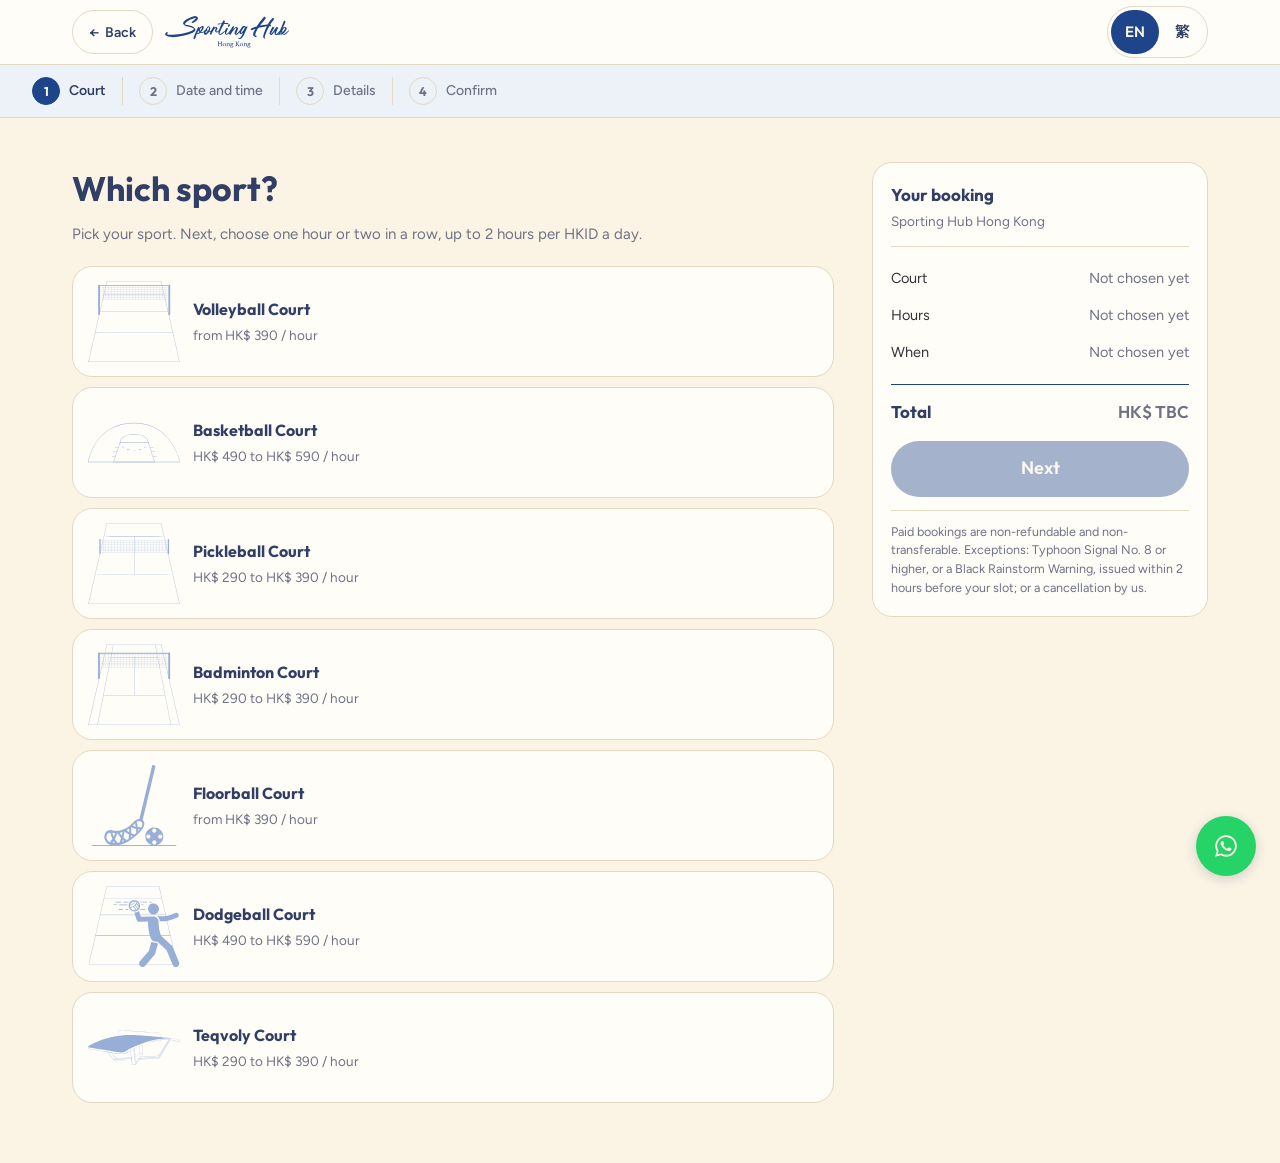
<file: booking.html>
<!DOCTYPE html>
<!-- data-view: the pre-boot value only; shared.js initView() sets the real one
     from ?view= or localStorage. Client is the default since 2026-09-19, so
     this matches index.html and the change-request callouts do not flash
     before boot. -->
<html lang="en" data-view="client">
<head>
<meta charset="utf-8">
<meta name="viewport" content="width=device-width, initial-scale=1, viewport-fit=cover">
<title>Book &middot; Sporting Hub Hong Kong</title>
<link rel="preconnect" href="https://fonts.googleapis.com">
<link rel="preconnect" href="https://fonts.gstatic.com" crossorigin>
<link href="https://fonts.googleapis.com/css2?family=Outfit:wght@600;700;800&amp;family=Figtree:wght@400;500;600&amp;family=Barlow+Condensed:wght@600;700&amp;family=EB+Garamond:wght@400;500&amp;family=Noto+Sans+TC:wght@400;500;700;900&amp;family=Noto+Serif+TC:wght@400&amp;display=swap" rel="stylesheet">
<link rel="stylesheet" href="tokens.css">
<link rel="stylesheet" href="booking.css">
<link rel="alternate" hreflang="en" href="booking.html">
<link rel="alternate" hreflang="zh-Hant" href="booking.html">
<link rel="alternate" hreflang="x-default" href="booking.html">
</head>
<body class="has-bar bk-body">

<header class="bk-head">
  <div class="wrap in">
    <button class="backbtn" id="back">&larr; <span data-str="bk.back"></span></button>
    <a class="nav-lockup" href="index.html" aria-label="Sporting Hub Hong Kong, home"><svg data-name="Layer 2" xmlns="http://www.w3.org/2000/svg" viewBox="0 0 157.32 40.38"><defs><style>.cls-1{fill:currentColor;}</style></defs><g data-name="Layer 1"><g class="lk-script"><path class="cls-1" d="M3.5,21.39C3.5,21.78 2.79,23.04 2.57,23.49C3.93,23.64 5.18,23.79 6.56,23.79C13.72,23.79 29.09,21.87 35.14,17.98C35.65,17.65 36.58,16.78 36.58,16.12C36.58,14.59 28.4,13.21 26.96,12.88C25.35,12.52 22.95,10.85 22.95,9.23C22.95,5.27 35.09,0 38.38,0C39.79,0 41.86,1.71 41.86,3.03C41.86,4.79 36.55,8.9 34.82,8.9C34.34,8.9 33.71,8.09 33.44,7.73C35.29,7.43 41.41,1.35 37.96,2.43C33.47,3.78 27.18,6.26 24.87,10.49C29.3,12.38 35.23,11.54 38.14,16.12C38.35,16.51 38.53,16.93 38.53,17.38C38.53,23.31 13.9,26.88 9.17,26.88C7.13,26.88 0,26.19 0,22.98C0,22.44 1.86,20.43 2.28,19.95C2.66,20.25 3.5,20.91 3.5,21.39"/><path class="cls-1" d="M47.19,14.35L47.19,14.23C44.22,15.19 43.77,17.62 44.61,19.23C45.48,18.4 47.19,15.58 47.19,14.35M42.85,18.04C42.28,18.96 40.87,21.24 40.81,21.87C42.13,21.84 43,21 43.66,20.23C42.91,19.5 42.91,18.31 42.85,18.04M43.27,15.37C44.04,14.59 46.56,12.79 47.7,12.79C48.42,12.79 49.23,13.51 49.23,14.32C49.23,15.19 48,18.31 45.6,20.29C47.13,21.27 50.1,18.82 50.96,17.68C51.39,17.8 51.68,18.4 51.12,19.05C48.51,22.11 45.48,21.81 44.95,21.21C44.31,21.78 42.91,22.95 41.74,22.95C41.29,22.95 40.87,22.62 40.45,22.41C40.06,23.43 38.23,29.45 37.45,29.45C37,29.45 36.04,29.06 36.04,28.52C36.04,27.45 41.02,15.7 42.16,13.75C43.12,14.05 43.75,14.29 43.27,15.37"/><path class="cls-1" d="M55.82,13.99C53.96,14.59 52.29,17.86 54.32,19.09C55.43,17.74 56.39,15.7 55.82,13.99M52.68,18.61C52.29,18.94 51.3,21.06 51.45,21.51C51.6,21.93 53.09,21.09 54.02,19.69C53.48,19.59 52.86,19.18 52.68,18.61M59.21,17.71C59.48,17.86 59.5,18.07 59.54,18.4C59.62,19.69 56.48,20.52 55.64,20.52C55.16,20.59 53.12,23.82 51.5,23.94C50.79,24 49.29,22.95 49.23,22.23C49.11,20.59 50.73,16.96 51.54,17.02C51.8,17.05 51.95,17.17 52.02,16.93C52.43,15.37 53.42,13.04 55.16,12.88C56.27,12.79 57.38,14.35 57.44,15.34C57.5,16.3 57.26,18.13 56.18,19.48C57.11,19.41 58.46,18.79 59.21,17.71"/><path class="cls-1" d="M69.04,18.55C68.38,19.62 66.61,20.86 65.29,20.86C64.39,20.86 63.55,19.54 63.49,18.61C63.46,17.8 63.91,17.05 64.21,16.27C64.75,15.01 64.72,14.59 64.18,15.04C61.36,17.2 58.79,23.46 58.61,24.27C58.07,23.97 56.93,23.67 56.9,22.98C56.81,21.66 61.07,13.27 61.87,13.27C62.23,13.27 62.95,14.05 63.16,14.32C63.52,14.2 64.24,13.84 64.6,13.84C65.2,13.84 66.4,14.59 66.43,15.22C66.52,16.3 65.62,17.68 65.26,18.58C64.72,19.96 65.62,20.73 68.88,17.62C69.18,17.98 69.3,18.16 69.04,18.55"/><path class="cls-1" d="M74.76,10.1C72.78,13.84 69.3,19.84 69.36,22.23C69.36,22.8 69.81,22.83 70.2,22.71C72.06,22.11 75.71,18.76 76.91,17.71L77.21,18.13C76.29,19.51 72.09,24.03 70.41,24.03C69.12,24.03 67.71,22.95 67.69,21.63C67.62,19.69 69.81,14.35 71.79,10.19C70.14,10.31 68.55,10.52 66.94,10.79L66.64,10.25C67,9.86 69.48,9.53 72.21,9.32C72.99,7.67 73.74,6.29 74.22,5.48C74.91,5.84 76.07,6.56 76.11,7.07C76.11,7.37 75.78,8.12 75.27,9.14C77.04,9.05 78.53,9.02 79.1,9.02C79.91,9.05 80.42,9.14 80.36,9.92C80.36,10.1 80.33,10.31 80.27,10.49C78.26,10.19 76.5,10.1 74.76,10.1"/><path class="cls-1" d="M81.32,10.43C81.83,10.43 82.61,10.82 82.61,11.32C82.61,11.78 81.11,13.72 80.6,13.72C78.77,13.72 80.24,12.38 80.24,11.54C80.24,11.09 80.78,10.43 81.32,10.43M78.44,15.13C79.01,15.4 80.33,15.64 79.97,16.36C79.01,18.07 78.47,18.64 77.9,20.68C76.25,26.04 80.81,20.52 83.45,17.62C83.71,17.71 83.69,17.71 83.93,17.86C83.42,19.48 80.39,23.79 78.53,23.79C77.9,23.79 77.42,23.7 77.04,23.52C75.69,22.89 75.98,20.77 76.11,19.62C76.32,17.83 77,16.45 77.79,15.58C78.05,15.31 78.29,15.16 78.44,15.13"/><path class="cls-1" d="M83.45,23.13C83.27,23.43 83.12,24 82.76,24C82.67,24 82.58,23.94 82.49,23.91C82.19,23.46 81.11,23.4 81.11,22.68C81.11,20.79 85.15,13.63 86.77,12.64C87.04,12.7 87.79,13.27 87.79,13.66C87.79,13.9 86.14,16.72 85.99,17.02C86.92,16.12 89.32,13.87 90.43,13.87C91.39,13.87 92.68,14.83 92.68,15.91C92.68,17.44 90.37,21.36 90.37,22.44C90.37,23.97 92.79,20.73 95.73,17.59C96.03,17.77 96.24,17.92 96.24,18.31C96.24,19.14 91.66,24.06 90.67,24.06C89.83,24.06 88.27,23.25 88.24,22.26C88.12,19.45 90.25,18.01 90.46,15.7C90.46,13.51 86.89,17.44 83.45,23.13"/><path class="cls-1" d="M100.79,14.32C98.96,15.07 96.63,19.51 96.36,21.42C96.21,23.28 103.61,12.95 100.79,14.32M94.14,28.07C96.3,28.07 98.67,22.68 99.32,21C98.64,21.54 97.62,22.95 96.69,22.95C95.7,22.95 94.38,22.02 94.38,20.97C94.38,18.91 97.86,12.29 100.11,12.29C100.91,12.29 102.38,13.45 102.65,14.2C102.83,14.11 103.7,13 103.88,13C104.18,13 104.63,13.48 104.87,13.66C104.36,14.56 103.19,17.17 102.77,18.1C101.57,20.73 98.7,29.27 95.01,29.27C94.44,29.27 92.73,28.64 92.73,27.98C92.73,27.84 92.86,27.62 92.91,27.5C93.27,27.66 93.75,28.07 94.14,28.07"/><path class="cls-1" d="M125.38,1.19C126.31,0.48 127.77,0.82 127.77,2.93C127.77,3.55 121.6,10.98 120.64,12.18C123.39,11.64 126.78,11.22 129.57,10.92C130.17,10.86 130.5,10.65 130.8,10.14C131.55,8.86 135.83,2.41 137.18,2.36C137.54,2.5 138.32,3.4 138.32,3.82C138.32,4.03 137.09,5.8 136.88,6.34C136.1,6.61 134.03,10.11 133.43,11.01C134.09,11.11 134.93,11.97 134.48,12.66C134.18,13.14 134.03,13.23 133.82,13.23C133.4,13.23 133.1,12.63 132.83,12.63C131.88,12.63 126.45,24.92 126.45,27.04C126.45,27.46 127.08,28 127.38,28.27C127.2,28.45 126.96,28.6 126.66,28.6C125.73,28.6 124.59,27.25 124.59,26.29C124.59,23.03 127.83,16.14 129.3,12.93C126.3,13.35 122.65,14.07 119.68,14.67C117.67,15.09 115.48,20.27 114.89,22.16C114.68,22.85 114.46,23.51 114.46,24.23L114.5,24.74L116.65,25.39C116.32,26 115.82,26.62 115.07,26.62C114.71,26.62 114.38,26.48 114.05,26.32C112.43,25.52 111.77,25.19 111.77,23.24C111.77,20.87 113.81,18.41 114.68,16.2C113.12,16.8 111.47,17.21 110.09,18.18C109.52,18.02 109.16,17.61 108.86,17.1C108.41,15.87 113.6,14.04 115.01,13.77C115.55,13.68 116.18,13.41 116.47,12.96C118.63,9.66 120.44,6.89 123.07,4.02ZM125.38,1.19"/><path class="cls-1" d="M143.65,14.79C142.57,16.77 141.7,18.71 141.11,20.87C139.64,25.73 143.89,20.51 146.38,18.05C146.65,18.14 146.62,18.14 146.86,18.29C146.35,19.91 143.32,24.23 141.46,24.23C138.71,24.23 138.77,22.37 139.1,19.38C138.41,20.3 136.34,24.2 135.2,24.2C134.15,24.2 132.6,23.48 132.6,22.31C132.6,20.45 135.62,14.91 136.67,13.5C138.71,14.22 139.07,14.7 138.92,14.91C135.98,18.92 133.46,23.81 135.02,22.64C136.13,22.01 140.71,14.19 141.82,14.04C142.15,14.04 143.44,14.58 143.65,14.79"/><path class="cls-1" d="M152.58,14.67C150.57,15.36 148.89,17.46 148.89,19.46C148.89,19.97 148.96,20.51 148.96,21.02C150.3,20 152.61,16.74 152.58,14.67M147.37,20.3L147.19,20.27L146.23,22.25C146.77,22.31 147.28,22.28 147.82,21.89C147.67,21.35 147.49,20.84 147.37,20.3M157.32,18.71C156.75,20.15 152.91,23.93 151.26,23.93C150.39,23.93 149.14,23.12 148.5,23.24C148.18,23.3 147.7,23.78 147.34,23.78C146.71,23.78 146.23,23.42 145.87,23.09C145.48,23.48 145.12,24.08 144.52,24.08C144.1,24.08 143.71,23.9 143.32,23.87C143.47,23.3 143.77,23 144.01,22.49C145.93,18.45 147.61,14.22 149.38,10.11C149.64,9.48 150.69,6.16 151.26,6.16C151.77,6.16 152.94,6.82 152.94,7.39C152.94,8.05 150.06,13.95 149.55,15.09C150.15,14.67 151.32,13.68 152.04,13.68C152.82,13.68 154.44,14.79 154.44,15.63C154.44,18.11 151.8,21.23 149.86,22.67C149.91,22.85 150.06,23.03 150.27,23.03C152.28,23.03 155.61,19.52 156.93,18.18C157.23,18.29 157.2,18.39 157.32,18.71"/></g><g class="lk-sub"><path class="cls-1" d="M71.83,37.59C71.83,37.71 71.87,37.8 71.95,37.84C72.03,37.89 72.18,37.93 72.42,37.98C72.48,37.99 72.51,38.04 72.51,38.11C72.51,38.16 72.5,38.21 72.49,38.27C72.34,38.26 72.16,38.25 71.96,38.24C71.76,38.23 71.57,38.22 71.41,38.22C71.25,38.22 71.07,38.23 70.88,38.24C70.7,38.25 70.51,38.26 70.33,38.27C70.32,38.21 70.31,38.16 70.31,38.11C70.31,38.04 70.34,37.99 70.4,37.98C70.62,37.94 70.78,37.89 70.86,37.85C70.95,37.8 70.99,37.71 70.99,37.59L70.99,35.42L68.16,35.42L68.16,37.59C68.16,37.71 68.2,37.8 68.28,37.84C68.36,37.89 68.52,37.93 68.75,37.98C68.82,37.99 68.85,38.04 68.85,38.11C68.85,38.16 68.84,38.21 68.83,38.27C68.68,38.26 68.5,38.25 68.29,38.24C68.09,38.23 67.91,38.22 67.74,38.22C67.57,38.22 67.4,38.23 67.21,38.24C67.03,38.25 66.84,38.26 66.66,38.27C66.64,38.21 66.64,38.16 66.64,38.11C66.64,38.04 66.67,37.99 66.73,37.98C66.95,37.94 67.11,37.89 67.2,37.85C67.28,37.8 67.32,37.71 67.32,37.59L67.32,33.03C67.32,32.97 67.31,32.92 67.3,32.88C67.28,32.84 67.25,32.81 67.21,32.78C67.17,32.75 67.11,32.72 67.04,32.7C66.96,32.68 66.86,32.66 66.75,32.63C66.68,32.62 66.66,32.58 66.66,32.49C66.66,32.45 66.66,32.39 66.67,32.34C66.82,32.35 67,32.36 67.2,32.37C67.39,32.38 67.57,32.38 67.73,32.38C67.9,32.38 68.08,32.38 68.27,32.37C68.45,32.36 68.63,32.35 68.81,32.34C68.82,32.39 68.83,32.45 68.83,32.49C68.83,32.57 68.8,32.62 68.74,32.63C68.51,32.67 68.35,32.71 68.28,32.77C68.2,32.82 68.16,32.91 68.16,33.03L68.16,35.04L70.99,35.04L70.99,33.03C70.99,32.93 70.95,32.84 70.88,32.78C70.81,32.72 70.66,32.67 70.42,32.63C70.36,32.62 70.32,32.58 70.32,32.49C70.32,32.45 70.33,32.39 70.34,32.34C70.49,32.35 70.66,32.36 70.86,32.37C71.07,32.38 71.25,32.38 71.41,32.38C71.57,32.38 71.75,32.38 71.93,32.37C72.11,32.36 72.29,32.35 72.48,32.34C72.49,32.39 72.5,32.45 72.5,32.49C72.5,32.57 72.47,32.62 72.41,32.63C72.18,32.67 72.02,32.71 71.95,32.77C71.87,32.82 71.83,32.91 71.83,33.03ZM71.83,37.59"/><path class="cls-1" d="M74.11,36.03C74.11,36.25 74.13,36.48 74.18,36.71C74.23,36.95 74.3,37.16 74.4,37.35C74.5,37.54 74.62,37.69 74.78,37.81C74.94,37.94 75.12,38 75.35,38C75.69,38 75.95,37.88 76.14,37.64C76.33,37.4 76.43,37.09 76.43,36.71C76.43,36.49 76.4,36.26 76.36,36.02C76.31,35.77 76.24,35.55 76.14,35.35C76.04,35.15 75.91,34.98 75.76,34.85C75.6,34.72 75.4,34.66 75.17,34.66C74.85,34.66 74.59,34.77 74.4,34.98C74.2,35.2 74.11,35.55 74.11,36.03M73.26,36.33C73.26,36.05 73.32,35.79 73.42,35.55C73.52,35.3 73.67,35.09 73.85,34.91C74.03,34.73 74.24,34.59 74.48,34.48C74.72,34.38 74.98,34.32 75.27,34.32C75.56,34.32 75.83,34.37 76.07,34.47C76.32,34.57 76.53,34.71 76.71,34.88C76.89,35.05 77.02,35.27 77.12,35.51C77.22,35.76 77.27,36.04 77.27,36.33C77.27,36.61 77.22,36.87 77.11,37.11C77.01,37.36 76.87,37.57 76.69,37.75C76.51,37.93 76.3,38.07 76.05,38.17C75.81,38.28 75.55,38.33 75.27,38.33C74.97,38.33 74.7,38.28 74.46,38.18C74.21,38.09 74,37.95 73.82,37.77C73.65,37.6 73.51,37.39 73.41,37.14C73.31,36.9 73.26,36.62 73.26,36.33"/><path class="cls-1" d="M81.85,37.71C81.85,37.8 81.9,37.87 82.01,37.91C82.12,37.96 82.23,37.99 82.37,38.02C82.42,38.03 82.45,38.07 82.45,38.12C82.45,38.16 82.44,38.21 82.43,38.27C82.27,38.26 82.12,38.25 81.97,38.24C81.82,38.23 81.66,38.22 81.49,38.22C81.32,38.22 81.16,38.23 81,38.24C80.85,38.25 80.69,38.26 80.54,38.27C80.52,38.21 80.52,38.16 80.52,38.12C80.52,38.07 80.54,38.03 80.6,38.02C80.72,37.99 80.84,37.96 80.94,37.91C81.04,37.87 81.09,37.8 81.09,37.71L81.09,35.95C81.09,35.8 81.08,35.66 81.07,35.54C81.05,35.41 81.01,35.3 80.96,35.21C80.91,35.11 80.84,35.04 80.76,34.99C80.67,34.94 80.56,34.91 80.42,34.91C80.27,34.91 80.12,34.94 79.98,34.99C79.84,35.04 79.71,35.12 79.6,35.22C79.49,35.32 79.4,35.44 79.34,35.58C79.27,35.73 79.24,35.89 79.24,36.07L79.24,37.71C79.24,37.8 79.29,37.87 79.4,37.91C79.5,37.96 79.61,37.99 79.73,38.02C79.79,38.03 79.82,38.07 79.82,38.12C79.82,38.16 79.81,38.21 79.8,38.27C79.64,38.26 79.49,38.25 79.34,38.24C79.19,38.23 79.03,38.22 78.86,38.22C78.68,38.22 78.52,38.23 78.36,38.24C78.2,38.25 78.05,38.26 77.9,38.27C77.89,38.21 77.88,38.16 77.88,38.12C77.88,38.07 77.91,38.03 77.96,38.02C78.09,37.99 78.21,37.96 78.32,37.91C78.43,37.87 78.48,37.8 78.48,37.7L78.48,35.26C78.48,35.08 78.45,34.95 78.39,34.87C78.33,34.79 78.19,34.75 77.98,34.73C77.9,34.71 77.86,34.67 77.86,34.6C77.86,34.57 77.87,34.53 77.88,34.48C77.96,34.48 78.07,34.48 78.21,34.47C78.35,34.46 78.46,34.45 78.56,34.44C78.7,34.41 78.82,34.39 78.93,34.36C79.04,34.34 79.12,34.32 79.16,34.32C79.25,34.32 79.29,34.37 79.29,34.46C79.29,34.54 79.29,34.64 79.27,34.76C79.25,34.88 79.24,35.03 79.24,35.22C79.5,34.93 79.74,34.71 79.98,34.56C80.21,34.4 80.47,34.32 80.75,34.32C81.12,34.32 81.39,34.43 81.57,34.64C81.75,34.86 81.85,35.15 81.85,35.53ZM81.85,37.71"/><path class="cls-1" d="M84.74,36.55C84.96,36.55 85.14,36.48 85.27,36.34C85.4,36.19 85.47,35.99 85.47,35.74C85.47,35.61 85.46,35.48 85.43,35.35C85.4,35.22 85.36,35.11 85.29,35C85.22,34.89 85.14,34.81 85.02,34.75C84.91,34.68 84.77,34.65 84.61,34.65C84.39,34.65 84.23,34.71 84.11,34.85C83.98,34.99 83.92,35.18 83.92,35.42C83.92,35.56 83.94,35.69 83.96,35.83C83.99,35.96 84.04,36.08 84.1,36.19C84.16,36.3 84.25,36.39 84.35,36.45C84.45,36.52 84.59,36.55 84.74,36.55M83.73,38.14C83.58,38.28 83.5,38.45 83.48,38.66C83.48,38.71 83.47,38.76 83.47,38.81L83.47,38.96C83.48,39.09 83.51,39.21 83.57,39.34C83.63,39.46 83.72,39.57 83.83,39.67C83.95,39.77 84.09,39.84 84.25,39.9C84.42,39.96 84.62,39.99 84.84,39.99C85.25,39.99 85.55,39.9 85.74,39.72C85.93,39.54 86.03,39.31 86.03,39.04C86.03,38.93 86,38.82 85.95,38.73C85.91,38.63 85.82,38.55 85.71,38.48C85.6,38.41 85.45,38.36 85.26,38.32C85.08,38.28 84.85,38.26 84.57,38.26C84.41,38.26 84.26,38.25 84.12,38.23C83.97,38.21 83.84,38.18 83.73,38.14M83.51,38.04C83.25,37.89 83.12,37.67 83.12,37.39C83.12,37.09 83.32,36.84 83.71,36.65C83.55,36.55 83.41,36.41 83.32,36.24C83.22,36.07 83.17,35.86 83.17,35.61C83.17,35.44 83.21,35.28 83.29,35.12C83.37,34.97 83.48,34.83 83.62,34.71C83.75,34.59 83.91,34.5 84.09,34.43C84.27,34.36 84.45,34.32 84.65,34.32C84.95,34.32 85.19,34.36 85.37,34.43C85.55,34.5 85.71,34.59 85.84,34.7L86.73,34.31C86.79,34.36 86.84,34.41 86.87,34.48C86.9,34.55 86.92,34.61 86.92,34.67C86.92,34.8 86.87,34.87 86.78,34.87L86.46,34.86C86.34,34.86 86.21,34.88 86.04,34.91C86.19,35.1 86.26,35.33 86.26,35.6C86.26,35.79 86.22,35.95 86.13,36.11C86.05,36.27 85.94,36.4 85.79,36.51C85.65,36.62 85.48,36.71 85.28,36.77C85.08,36.84 84.87,36.87 84.65,36.87C84.52,36.87 84.41,36.86 84.29,36.84C84.18,36.83 84.07,36.8 83.97,36.77C83.81,36.84 83.7,36.91 83.64,36.98C83.59,37.05 83.55,37.12 83.55,37.19C83.55,37.24 83.57,37.29 83.6,37.33C83.63,37.38 83.68,37.41 83.77,37.45C83.85,37.48 83.96,37.51 84.11,37.53C84.25,37.55 84.44,37.56 84.67,37.56C84.94,37.56 85.2,37.58 85.43,37.62C85.67,37.66 85.88,37.73 86.07,37.83C86.25,37.93 86.39,38.05 86.5,38.21C86.6,38.36 86.66,38.55 86.66,38.77C86.66,39.02 86.61,39.24 86.51,39.44C86.41,39.64 86.27,39.8 86.09,39.95C85.92,40.09 85.7,40.2 85.46,40.27C85.21,40.34 84.94,40.38 84.64,40.38C84.08,40.38 83.64,40.28 83.32,40.07C83,39.87 82.84,39.55 82.84,39.1C82.84,38.96 82.87,38.84 82.91,38.73C82.95,38.62 83,38.52 83.06,38.43C83.12,38.34 83.2,38.26 83.28,38.2C83.36,38.13 83.44,38.08 83.51,38.04"/><path class="cls-1" d="M90.84,35.32L90.84,37.59C90.84,37.71 90.88,37.8 90.96,37.85C91.03,37.89 91.17,37.94 91.38,37.98C91.41,37.99 91.43,38 91.45,38.02C91.46,38.04 91.47,38.07 91.47,38.12C91.47,38.16 91.47,38.21 91.46,38.27C91.27,38.25 91.08,38.25 90.91,38.24C90.73,38.23 90.57,38.22 90.42,38.22C90.27,38.22 90.09,38.23 89.9,38.24C89.7,38.25 89.52,38.25 89.34,38.27C89.32,38.21 89.32,38.16 89.32,38.12C89.32,38.04 89.35,37.99 89.41,37.98C89.63,37.93 89.79,37.89 89.88,37.84C89.96,37.8 90,37.71 90,37.59L90,33.02C90,32.9 89.96,32.81 89.88,32.76C89.79,32.71 89.63,32.67 89.41,32.63C89.35,32.62 89.32,32.57 89.32,32.48C89.32,32.45 89.32,32.39 89.34,32.34C89.51,32.35 89.7,32.36 89.89,32.37C90.09,32.38 90.26,32.38 90.41,32.38C90.57,32.38 90.74,32.38 90.93,32.37C91.12,32.36 91.32,32.35 91.51,32.34C91.52,32.39 91.53,32.45 91.53,32.48C91.53,32.57 91.5,32.62 91.44,32.63C91.21,32.67 91.05,32.71 90.97,32.76C90.89,32.81 90.84,32.9 90.84,33.02L90.84,35.2L92.93,33.12C92.96,33.09 93,33.05 93.02,33.01C93.05,32.96 93.07,32.91 93.07,32.87C93.07,32.8 93.03,32.75 92.96,32.72C92.89,32.68 92.8,32.66 92.69,32.64C92.63,32.64 92.6,32.58 92.6,32.48C92.6,32.45 92.6,32.39 92.62,32.34C92.79,32.35 92.96,32.36 93.14,32.37C93.31,32.38 93.47,32.38 93.61,32.38C93.75,32.38 93.88,32.38 94.03,32.37C94.18,32.36 94.31,32.35 94.43,32.34C94.44,32.39 94.45,32.45 94.45,32.48C94.45,32.57 94.42,32.63 94.35,32.65C94.22,32.68 94.09,32.71 93.98,32.76C93.87,32.8 93.76,32.88 93.65,32.98L91.62,34.98L94.08,37.62C94.18,37.73 94.29,37.81 94.39,37.86C94.49,37.9 94.61,37.94 94.75,37.96C94.83,37.97 94.86,38.02 94.86,38.12C94.86,38.16 94.86,38.21 94.84,38.27C94.66,38.25 94.45,38.25 94.23,38.24C94.01,38.23 93.82,38.22 93.66,38.22C93.49,38.22 93.31,38.23 93.13,38.24C92.94,38.25 92.75,38.25 92.54,38.27C92.53,38.21 92.53,38.16 92.53,38.12C92.53,38.04 92.56,37.99 92.62,37.98C92.89,37.96 93.03,37.89 93.03,37.75C93.03,37.69 93,37.63 92.94,37.57ZM90.84,35.32"/><path class="cls-1" d="M95.85,36.03C95.85,36.25 95.88,36.48 95.92,36.71C95.97,36.95 96.04,37.16 96.14,37.35C96.24,37.54 96.37,37.69 96.53,37.81C96.68,37.94 96.87,38 97.09,38C97.43,38 97.7,37.88 97.89,37.64C98.08,37.4 98.17,37.09 98.17,36.71C98.17,36.49 98.15,36.26 98.1,36.02C98.06,35.77 97.99,35.55 97.89,35.35C97.79,35.15 97.66,34.98 97.5,34.85C97.34,34.72 97.14,34.66 96.91,34.66C96.59,34.66 96.34,34.77 96.14,34.98C95.95,35.2 95.85,35.55 95.85,36.03M95.01,36.33C95.01,36.05 95.06,35.79 95.16,35.55C95.27,35.3 95.41,35.09 95.59,34.91C95.77,34.73 95.98,34.59 96.23,34.48C96.47,34.38 96.73,34.32 97.01,34.32C97.3,34.32 97.57,34.37 97.82,34.47C98.07,34.57 98.28,34.71 98.45,34.88C98.63,35.05 98.77,35.27 98.87,35.51C98.96,35.76 99.02,36.04 99.02,36.33C99.02,36.61 98.96,36.87 98.86,37.11C98.75,37.36 98.61,37.57 98.43,37.75C98.25,37.93 98.04,38.07 97.8,38.17C97.55,38.28 97.29,38.33 97.01,38.33C96.72,38.33 96.45,38.28 96.2,38.18C95.96,38.09 95.75,37.95 95.57,37.77C95.39,37.6 95.25,37.39 95.16,37.14C95.05,36.9 95.01,36.62 95.01,36.33"/><path class="cls-1" d="M103.59,37.71C103.59,37.8 103.64,37.87 103.75,37.91C103.86,37.96 103.98,37.99 104.11,38.02C104.17,38.03 104.19,38.07 104.19,38.12C104.19,38.16 104.19,38.21 104.18,38.27C104.02,38.26 103.87,38.25 103.72,38.24C103.57,38.23 103.41,38.22 103.23,38.22C103.07,38.22 102.91,38.23 102.75,38.24C102.59,38.25 102.43,38.26 102.28,38.27C102.27,38.21 102.26,38.16 102.26,38.12C102.26,38.07 102.29,38.03 102.34,38.02C102.47,37.99 102.58,37.96 102.68,37.91C102.79,37.87 102.84,37.8 102.84,37.71L102.84,35.95C102.84,35.8 102.83,35.66 102.81,35.54C102.79,35.41 102.76,35.3 102.71,35.21C102.66,35.11 102.59,35.04 102.5,34.99C102.41,34.94 102.3,34.91 102.16,34.91C102.02,34.91 101.87,34.94 101.73,34.99C101.58,35.04 101.46,35.12 101.35,35.22C101.23,35.32 101.15,35.44 101.08,35.58C101.02,35.73 100.98,35.89 100.98,36.07L100.98,37.71C100.98,37.8 101.04,37.87 101.14,37.91C101.25,37.96 101.36,37.99 101.48,38.02C101.53,38.03 101.56,38.07 101.56,38.12C101.56,38.16 101.55,38.21 101.54,38.27C101.39,38.26 101.23,38.25 101.08,38.24C100.93,38.23 100.77,38.22 100.6,38.22C100.43,38.22 100.26,38.23 100.1,38.24C99.95,38.25 99.79,38.26 99.64,38.27C99.63,38.21 99.62,38.16 99.62,38.12C99.62,38.07 99.65,38.03 99.71,38.02C99.84,37.99 99.96,37.96 100.07,37.91C100.18,37.87 100.23,37.8 100.23,37.7L100.23,35.26C100.23,35.08 100.2,34.95 100.14,34.87C100.07,34.79 99.93,34.75 99.73,34.73C99.65,34.71 99.61,34.67 99.61,34.6C99.61,34.57 99.61,34.53 99.62,34.48C99.7,34.48 99.81,34.48 99.95,34.47C100.09,34.46 100.21,34.45 100.3,34.44C100.44,34.41 100.57,34.39 100.68,34.36C100.79,34.34 100.86,34.32 100.91,34.32C101,34.32 101.04,34.37 101.04,34.46C101.04,34.54 101.03,34.64 101.01,34.76C100.99,34.88 100.98,35.03 100.98,35.22C101.24,34.93 101.49,34.71 101.72,34.56C101.96,34.4 102.22,34.32 102.5,34.32C102.86,34.32 103.14,34.43 103.32,34.64C103.5,34.86 103.59,35.15 103.59,35.53ZM103.59,37.71"/><path class="cls-1" d="M106.48,36.55C106.71,36.55 106.88,36.48 107.02,36.34C107.15,36.19 107.21,35.99 107.21,35.74C107.21,35.61 107.2,35.48 107.17,35.35C107.15,35.22 107.1,35.11 107.04,35C106.97,34.89 106.88,34.81 106.77,34.75C106.66,34.68 106.52,34.65 106.35,34.65C106.14,34.65 105.97,34.71 105.85,34.85C105.73,34.99 105.67,35.18 105.67,35.42C105.67,35.56 105.68,35.69 105.71,35.83C105.73,35.96 105.78,36.08 105.84,36.19C105.91,36.3 105.99,36.39 106.09,36.45C106.2,36.52 106.33,36.55 106.48,36.55M105.47,38.14C105.32,38.28 105.25,38.45 105.23,38.66C105.22,38.71 105.22,38.76 105.22,38.81L105.22,38.96C105.22,39.09 105.26,39.21 105.32,39.34C105.38,39.46 105.46,39.57 105.58,39.67C105.69,39.77 105.83,39.84 106,39.9C106.17,39.96 106.36,39.99 106.59,39.99C107,39.99 107.3,39.9 107.49,39.72C107.68,39.54 107.77,39.31 107.77,39.04C107.77,38.93 107.75,38.82 107.7,38.73C107.65,38.63 107.57,38.55 107.46,38.48C107.34,38.41 107.19,38.36 107.01,38.32C106.82,38.28 106.59,38.26 106.32,38.26C106.16,38.26 106.01,38.25 105.86,38.23C105.71,38.21 105.58,38.18 105.47,38.14M105.25,38.04C105,37.89 104.87,37.67 104.87,37.39C104.87,37.09 105.07,36.84 105.46,36.65C105.29,36.55 105.16,36.41 105.06,36.24C104.96,36.07 104.91,35.86 104.91,35.61C104.91,35.44 104.95,35.28 105.04,35.12C105.11,34.97 105.22,34.83 105.36,34.71C105.5,34.59 105.66,34.5 105.83,34.43C106.01,34.36 106.2,34.32 106.39,34.32C106.7,34.32 106.93,34.36 107.11,34.43C107.29,34.5 107.45,34.59 107.58,34.7L108.47,34.31C108.54,34.36 108.59,34.41 108.62,34.48C108.64,34.55 108.66,34.61 108.66,34.67C108.66,34.8 108.62,34.87 108.53,34.87L108.2,34.86C108.09,34.86 107.95,34.88 107.79,34.91C107.93,35.1 108,35.33 108,35.6C108,35.79 107.96,35.95 107.88,36.11C107.79,36.27 107.68,36.4 107.54,36.51C107.39,36.62 107.22,36.71 107.02,36.77C106.83,36.84 106.62,36.87 106.39,36.87C106.27,36.87 106.15,36.86 106.04,36.84C105.92,36.83 105.81,36.8 105.71,36.77C105.56,36.84 105.45,36.91 105.39,36.98C105.33,37.05 105.3,37.12 105.3,37.19C105.3,37.24 105.31,37.29 105.34,37.33C105.38,37.38 105.43,37.41 105.51,37.45C105.59,37.48 105.7,37.51 105.85,37.53C106,37.55 106.19,37.56 106.41,37.56C106.68,37.56 106.94,37.58 107.18,37.62C107.42,37.66 107.63,37.73 107.81,37.83C107.99,37.93 108.14,38.05 108.24,38.21C108.35,38.36 108.4,38.55 108.4,38.77C108.4,39.02 108.35,39.24 108.25,39.44C108.15,39.64 108.02,39.8 107.84,39.95C107.66,40.09 107.45,40.2 107.2,40.27C106.95,40.34 106.68,40.38 106.39,40.38C105.82,40.38 105.38,40.28 105.07,40.07C104.75,39.87 104.59,39.55 104.59,39.1C104.59,38.96 104.61,38.84 104.65,38.73C104.7,38.62 104.75,38.52 104.81,38.43C104.87,38.34 104.95,38.26 105.02,38.2C105.11,38.13 105.18,38.08 105.25,38.04"/></g></g></svg></a>
    <div class="right">
      <div class="lang-toggle" role="group" data-str-aria="nav.lang_aria">
        <button type="button" data-lang="en" aria-pressed="true">EN</button><button type="button" data-lang="zh" aria-pressed="false">繁</button>
      </div>
    </div>
  </div>
</header>

<div class="rail"><ol id="rail"></ol></div>



<div class="bk"><div class="wrap in">
  <div>

    <!-- S1  venue: court picker. Round 2 item 12: the selected court card
         grows a quantity stepper (rendered by booking.js into #courtList),
         which is a BACKEND CHANGE REQUEST. -->
    <section class="screen" id="s1">
      <h1 data-str="bk.s1_h"></h1>
      <p class="sub" data-str="bk.s1_sub"></p>
      <div class="cr"><b data-str="bk.cr_l"></b><span data-str="bk.cr_qty"></span></div>
      <div class="opts" id="courtList"></div>
    </section>

    <!-- S1c  class: category pre-select (BACKEND CHANGE REQUEST) -->
    <section class="screen" id="s1c">
      <h1 data-str="bk.s1c_h"></h1>
      <p class="sub" data-str="bk.s1c_sub"></p>
      <div class="cr"><b data-str="bk.cr_l"></b><span data-str="bk.cr_cat"></span></div>
      <div class="opts" id="catList"></div>
    </section>

    <!-- S5  pt: coach picker (BACKEND CHANGE REQUEST) -->
    <section class="screen" id="s5">
      <h1 data-str="bk.s5_h"></h1>
      <p class="sub" data-str="bk.s5_sub"></p>
      <div class="cr"><b data-str="bk.cr_l"></b><span data-str="bk.cr_coach"></span></div>
      <!-- Round 2 item 10: specialty filter chips, filled by booking.js from
           the tags already on each coach. Client-side only. -->
      <div class="chips" id="coachFilters" role="group" data-str-aria="bk.filter_aria"></div>
      <div class="opts" id="coachList"></div>
    </section>

    <!-- S5b  pt: group size -->
    <section class="screen" id="s5b">
      <h1 data-str="bk.s5b_h"></h1>
      <p class="sub" data-str="bk.s5b_sub"></p>
      <div class="opts two" id="sizeList"></div>
    </section>

    <!-- S3  class: session list -->
    <section class="screen" id="s3">
      <h1 data-str="bk.s3_h"></h1>
      <p class="sub" id="s3sub"></p>
      <div class="chips" id="classChips"></div>
      <!-- round 4 N1: sport filter row, the client's "......" means the list continues -->
      <div class="chips chips-sport" id="sportChips"></div>
      <!-- round 4 N2: term courses pick a weekday, one-off events pick a date -->
      <div id="dowWrap" hidden>
        <p class="pick-h" data-str="bk.s3_day_h"></p>
        <div class="chips" id="dow"></div>
      </div>
      <div id="dates3wrap">
        <div class="dates" id="dates3"></div>
      </div>
      <div class="opts" id="classList"></div>
    </section>

    <!-- S2  venue + pt: date and time -->
    <section class="screen" id="s2">
      <h1 data-str="bk.s2_h"></h1>
      <p class="sub" id="s2sub"></p>
      <div class="dates" id="dates2"></div>
      <div class="slotgrid" id="slots"></div>
      <p class="meta" style="margin-top:14px" id="s2note" data-str="bk.s2_note"></p>
      <p class="meta" style="margin-top:6px" id="s2rates" hidden></p>
    </section>

    <!-- S6  contact -->
    <section class="screen" id="s6">
      <h1 data-str="bk.s6_h"></h1>
      <p class="sub" data-str="bk.s6_sub"></p>
      <!-- round 4 N6: training classes should follow EVA's member registration
           questions exactly (client, 2026-09-24). EVA's field list has not been
           supplied, so the form is unchanged and this says why. -->
      <div class="cr" id="crEva" hidden><b data-str="bk.cr_l"></b><span data-str="bk.cr_eva"></span></div>
      <div class="form">
        <div class="row2">
          <div><label class="fl" for="fFirst" data-str="bk.f_first"></label><input type="text" id="fFirst" autocomplete="given-name"></div>
          <div><label class="fl" for="fLast" data-str="bk.f_last"></label><input type="text" id="fLast" autocomplete="family-name"></div>
        </div>
        <!-- round 3 A4 / round 4 N7: staff check ID at the door, same as LCSD -->
        <div><label class="fl" for="fHkid" data-str="bk.f_hkid"></label><input type="text" id="fHkid" maxlength="4" data-str-ph="bk.f_hkid_ph" autocomplete="off"></div>
        <div><label class="fl" for="fEmail" data-str="bk.f_email"></label><input type="email" id="fEmail" placeholder="you@email.com" autocomplete="email"></div>
        <div><label class="fl" for="fPhone" data-str="bk.f_phone"></label><input type="tel" id="fPhone" placeholder="(852) 0000 0000" autocomplete="tel"></div>
        <!-- round 4 N7: workshop and certificate courses ask a fuller set -->
        <div id="s6extra" hidden>
          <div class="row2">
            <div><label class="fl" for="fDob" data-str="bk.f_dob"></label><input type="date" id="fDob" autocomplete="bday"></div>
            <div><label class="fl" for="fGender" data-str="bk.f_gender"></label>
              <select id="fGender">
                <option value="" data-str="bk.f_select"></option>
                <option value="f" data-str="bk.g_female"></option>
                <option value="m" data-str="bk.g_male"></option>
                <option value="x" data-str="bk.g_other"></option>
              </select></div>
          </div>
          <div><label class="fl" for="fHear" data-str="bk.f_hear"></label>
            <select id="fHear">
              <option value="" data-str="bk.f_select"></option>
              <option value="friend" data-str="bk.h_friend"></option>
              <option value="social" data-str="bk.h_social"></option>
              <option value="search" data-str="bk.h_search"></option>
              <option value="walk" data-str="bk.h_walk"></option>
              <option value="other" data-str="bk.h_other"></option>
            </select></div>
        </div>
        <!-- round 3 A5 / round 4 N7: dropped from court hire, kept for workshops -->
        <div id="fNotesRow" hidden><label class="fl" for="fNotes" data-str="bk.f_notes"></label><textarea id="fNotes" data-str-ph="bk.f_notes_ph"></textarea></div>
        <!-- round 3 A6 / round 4 N8: the words "terms and conditions" inside the
             sentence are the link. booking.js wraps them at render time, because
             the sentence itself is a translated string and the phrase sits in a
             different position in each language. -->
        <label class="check"><input type="checkbox" id="cWaiver"><span id="waiverText"></span></label>
        <label class="check"><input type="checkbox" id="cMkt"><span data-str="bk.c_mkt"></span></label>
        <p class="warn" id="fWarn" data-str="bk.s6_warn"></p>
      </div>
    </section>

    <!-- S7  confirm -->
    <section class="screen" id="s7">
      <h1 data-str="bk.s7_h"></h1>
      <p class="sub" data-str="bk.s7_sub"></p>
      <div id="s7lines"></div>
      <div class="cr" style="margin-top:18px"><b data-str="bk.cr_l"></b><span data-str="bk.cr_pay"></span></div>
      <!-- round 4 N11: coaching and court hire are separate lines in one transaction -->
      <div class="cr"><b data-str="bk.cr_l"></b><span data-str="bk.cr_split"></span></div>
    </section>

    <!-- S8  success -->
    <section class="screen" id="s8">
      <div class="done-mark"><svg viewBox="0 0 24 24"><path d="M4 12.5 L9.5 18 L20 6.5" stroke-linecap="round" stroke-linejoin="round"/></svg></div>
      <h1 data-str="bk.s8_h"></h1>
      <p class="sub" data-str="bk.s8_sub"></p>
      <div class="recap" id="recap"></div>
      <!-- Round 2 item 11: add to calendar. Both hrefs are built by
           booking.js from the booked date, time and duration. -->
      <div class="cal-row">
        <a class="btn btn-ghost" id="gcal" href="#" target="_blank" rel="noopener" data-str="bk.s8_gcal"></a>
        <a class="callink" id="ics" href="#" download="sporting-hub-booking.ics" data-str="bk.s8_ics"></a>
      </div>
      <div class="cr"><b data-str="bk.cr_l"></b><span data-str="bk.cr_cal"></span></div>
      <div style="display:flex;gap:10px;flex-wrap:wrap">
        <a class="btn btn-primary" href="index.html" data-str="bk.s8_home"></a>
        <a class="btn btn-ghost" href="booking.html" data-str="bk.s8_again"></a>
      </div>
    </section>

  </div>

  <!-- desktop summary -->
  <aside class="summary" id="summary" hidden>
    <h3 data-str="bk.sum_h"></h3>
    <p class="venue">Sporting Hub Hong Kong</p>
    <div id="sumLines"></div>
    <div class="total"><span data-str="bk.sum_total"></span><span id="sumTotal" class="price-tbc">HK$ TBC</span></div>
    <button class="btn btn-primary" id="sumNext" data-str="bk.next"></button>
    <p class="policy" data-str="bk.policy"></p>
  </aside>
</div></div>

<!-- mobile bar -->
<div class="bar" id="bar">
  <div class="amt"><div class="l" data-str="bk.sum_total"></div><div class="v price-tbc" id="barTotal">HK$ TBC<span id="barQty"></span></div></div>
  <button class="btn btn-primary" id="barNext" data-str="bk.next"></button>
</div>

<a class="wa-float" id="waFloat" href="#" target="_blank" rel="noopener" data-str-aria="bk.wa_aria">
  <svg viewBox="0 0 24 24" aria-hidden="true"><path d="M12.04 2C6.58 2 2.13 6.45 2.13 11.91c0 1.75.46 3.45 1.32 4.95L2 22l5.25-1.38a9.9 9.9 0 004.79 1.22h.01c5.46 0 9.91-4.45 9.91-9.91 0-2.65-1.03-5.14-2.9-7.01A9.82 9.82 0 0012.04 2zm0 18.15h-.01a8.2 8.2 0 01-4.19-1.15l-.3-.18-3.12.82.83-3.04-.2-.31a8.2 8.2 0 01-1.26-4.38c0-4.54 3.7-8.24 8.25-8.24a8.2 8.2 0 015.83 2.42 8.19 8.19 0 012.41 5.83c0 4.54-3.7 8.23-8.24 8.23zm4.52-6.16c-.25-.13-1.47-.72-1.69-.81-.23-.08-.39-.12-.56.13-.16.24-.64.8-.79.97-.14.16-.29.18-.54.06-.25-.13-1.05-.39-1.99-1.23-.74-.66-1.23-1.47-1.38-1.72-.14-.25-.01-.38.11-.5.11-.11.25-.29.37-.43.13-.15.17-.25.25-.41.08-.17.04-.31-.02-.43-.06-.13-.56-1.35-.77-1.84-.2-.49-.4-.42-.56-.43h-.47c-.17 0-.43.06-.66.31-.22.25-.87.85-.87 2.07s.89 2.4 1.02 2.56c.12.17 1.75 2.67 4.23 3.74.59.26 1.05.41 1.41.52.59.19 1.13.16 1.56.1.47-.07 1.47-.6 1.68-1.18.21-.58.21-1.07.14-1.18-.06-.11-.22-.17-.47-.29z"/></svg>
</a>

<!-- round 4 N8 + round 3 A6: the full terms, one body per booking category.
     The real legal copy is a client deliverable; this shows where it sits. -->
<div class="tc-panel" id="tcPanel" hidden>
  <div class="tc-card" role="dialog" aria-modal="true" aria-labelledby="tcTitle">
    <h2 id="tcTitle"></h2>
    <p id="tcText"></p>
    <button type="button" class="btn btn-primary" id="tcClose" data-str="bk.tc_close"></button>
  </div>
</div>

<script src="strings.js"></script>
<script src="shared.js"></script>
<script src="booking.js"></script>
</body>
</html>
</file>
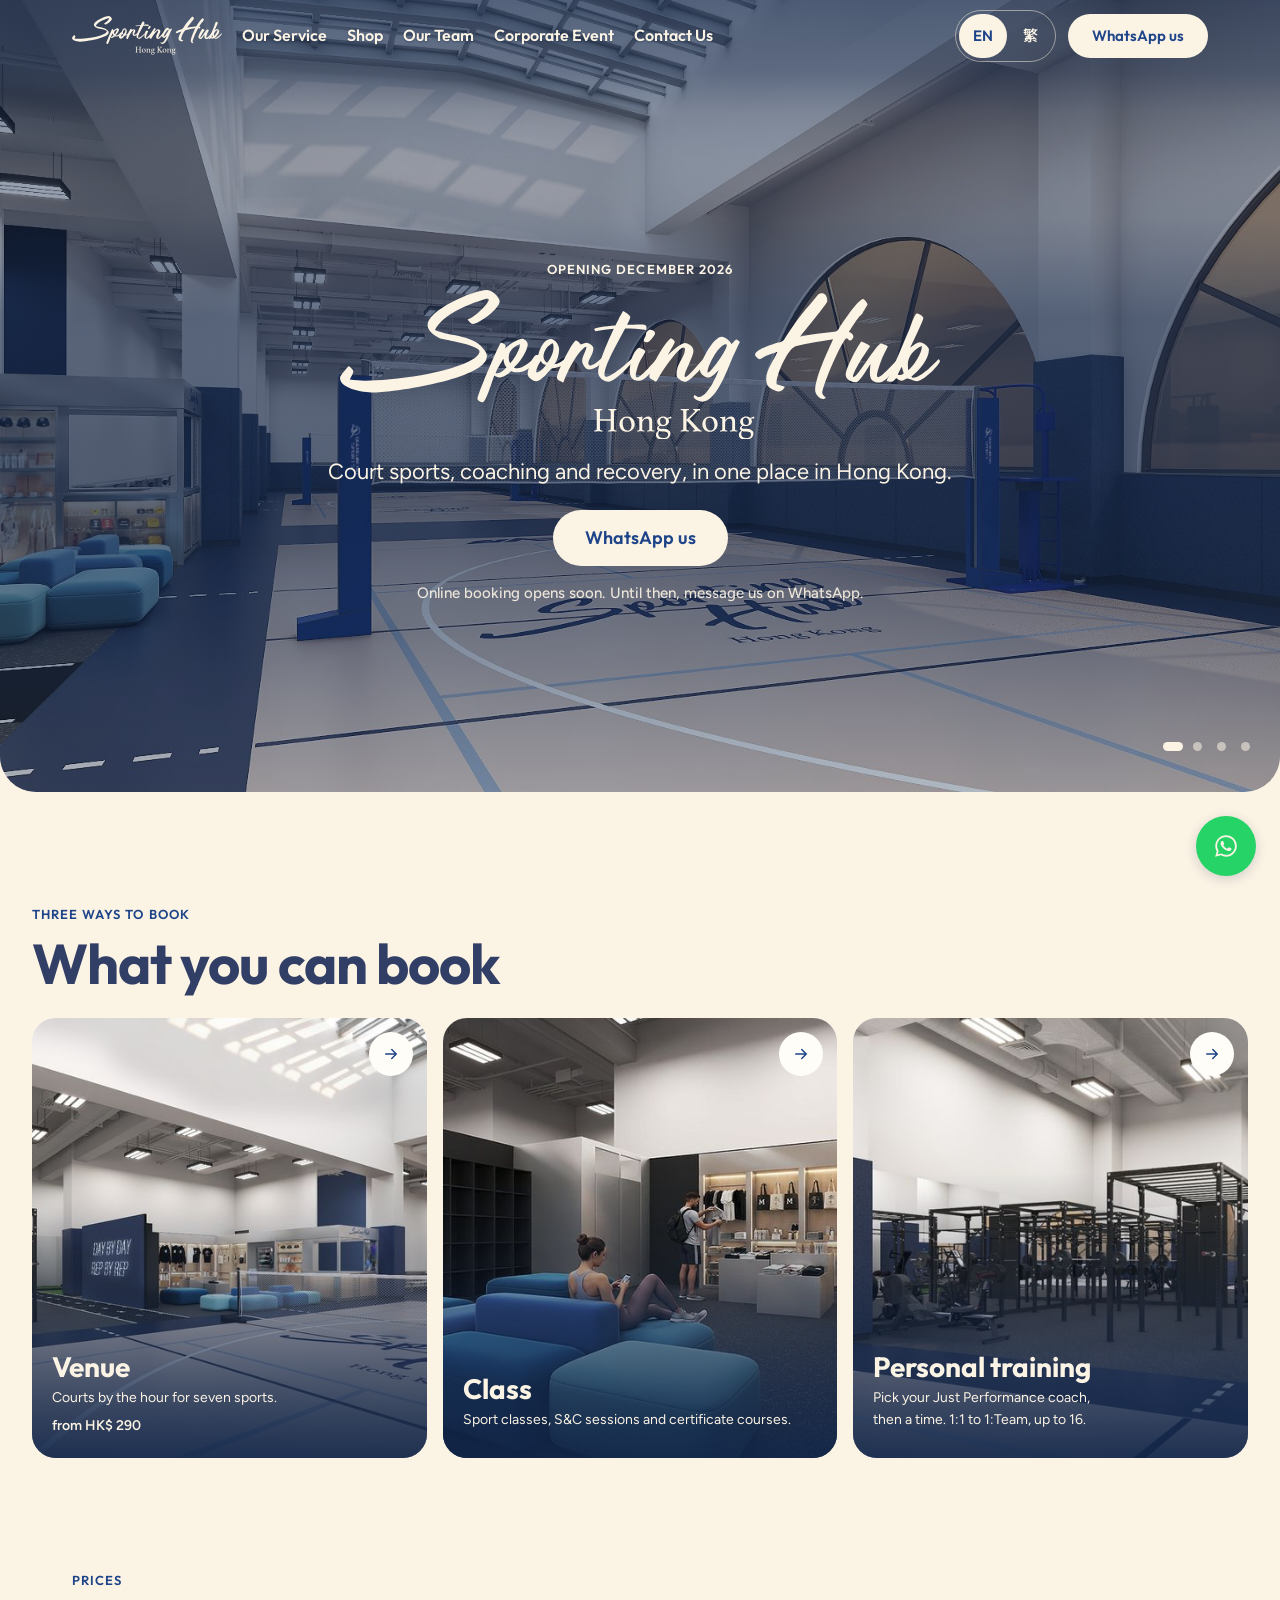
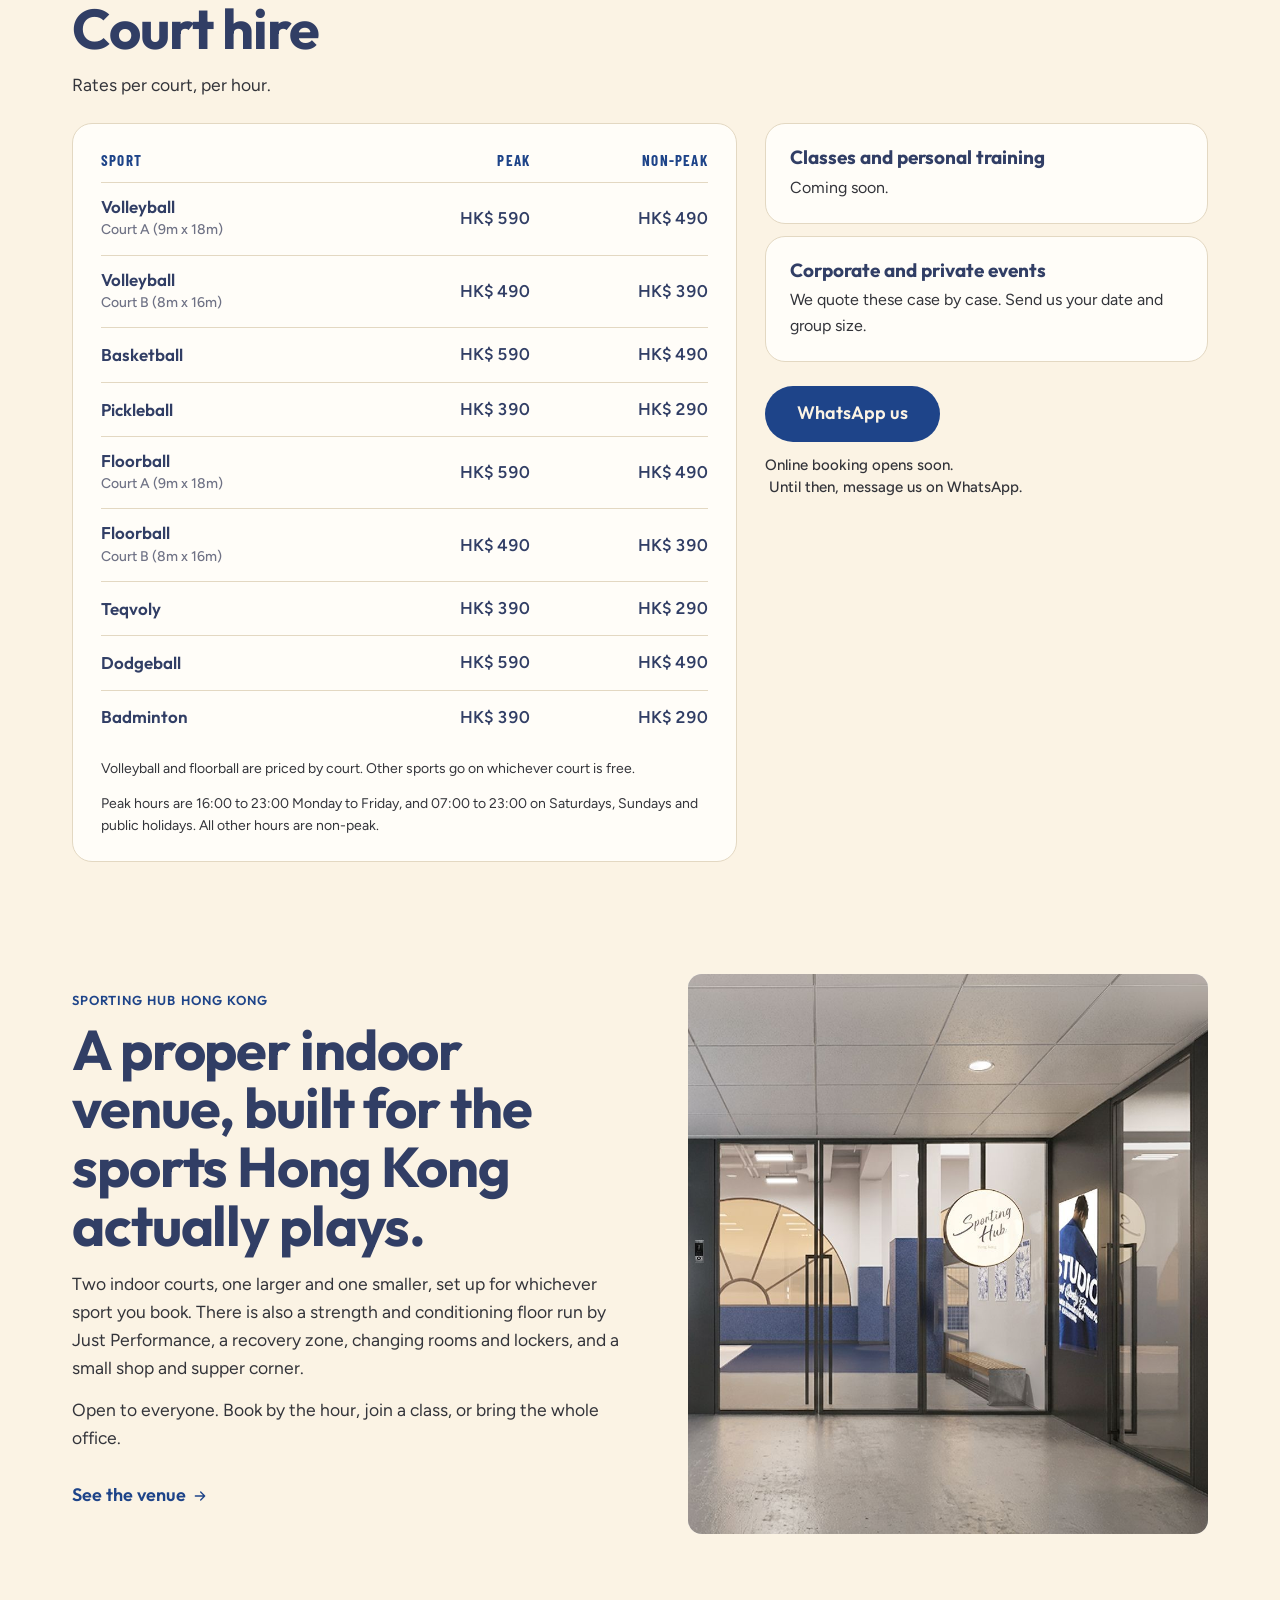
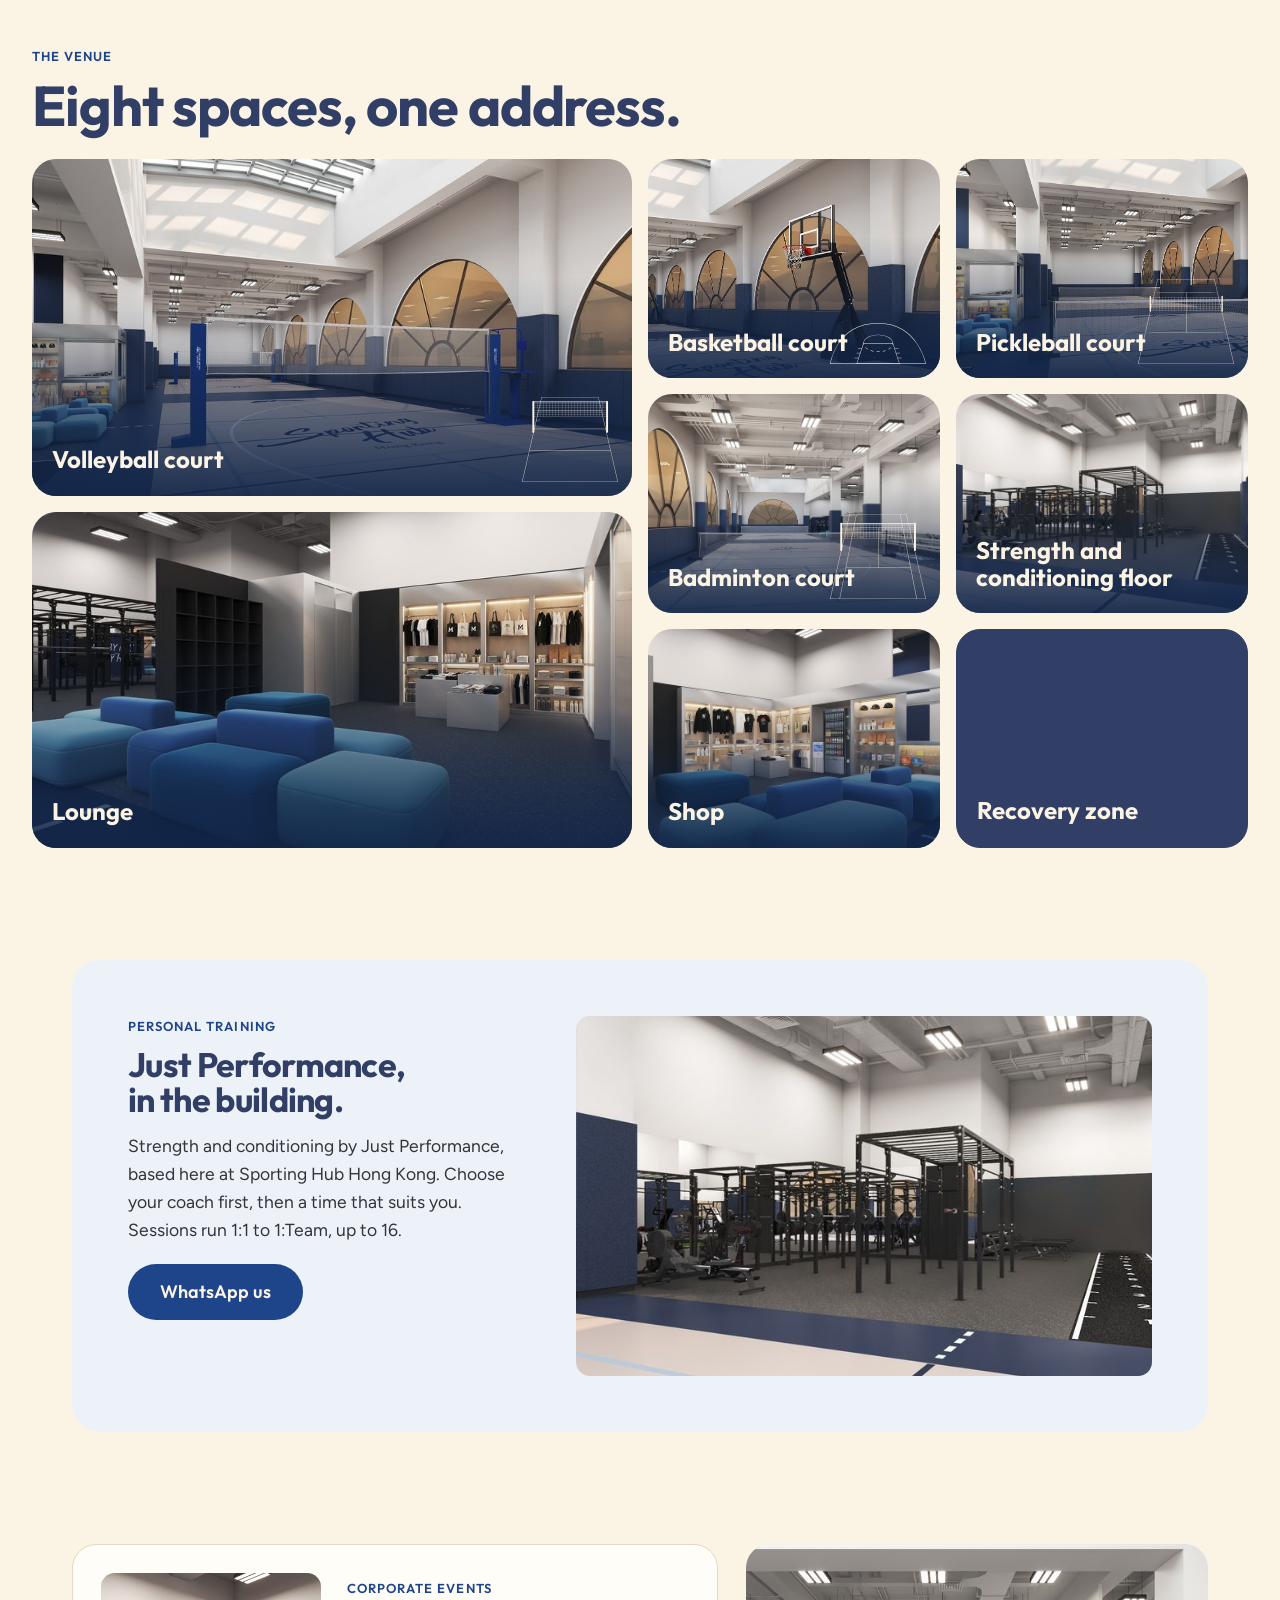
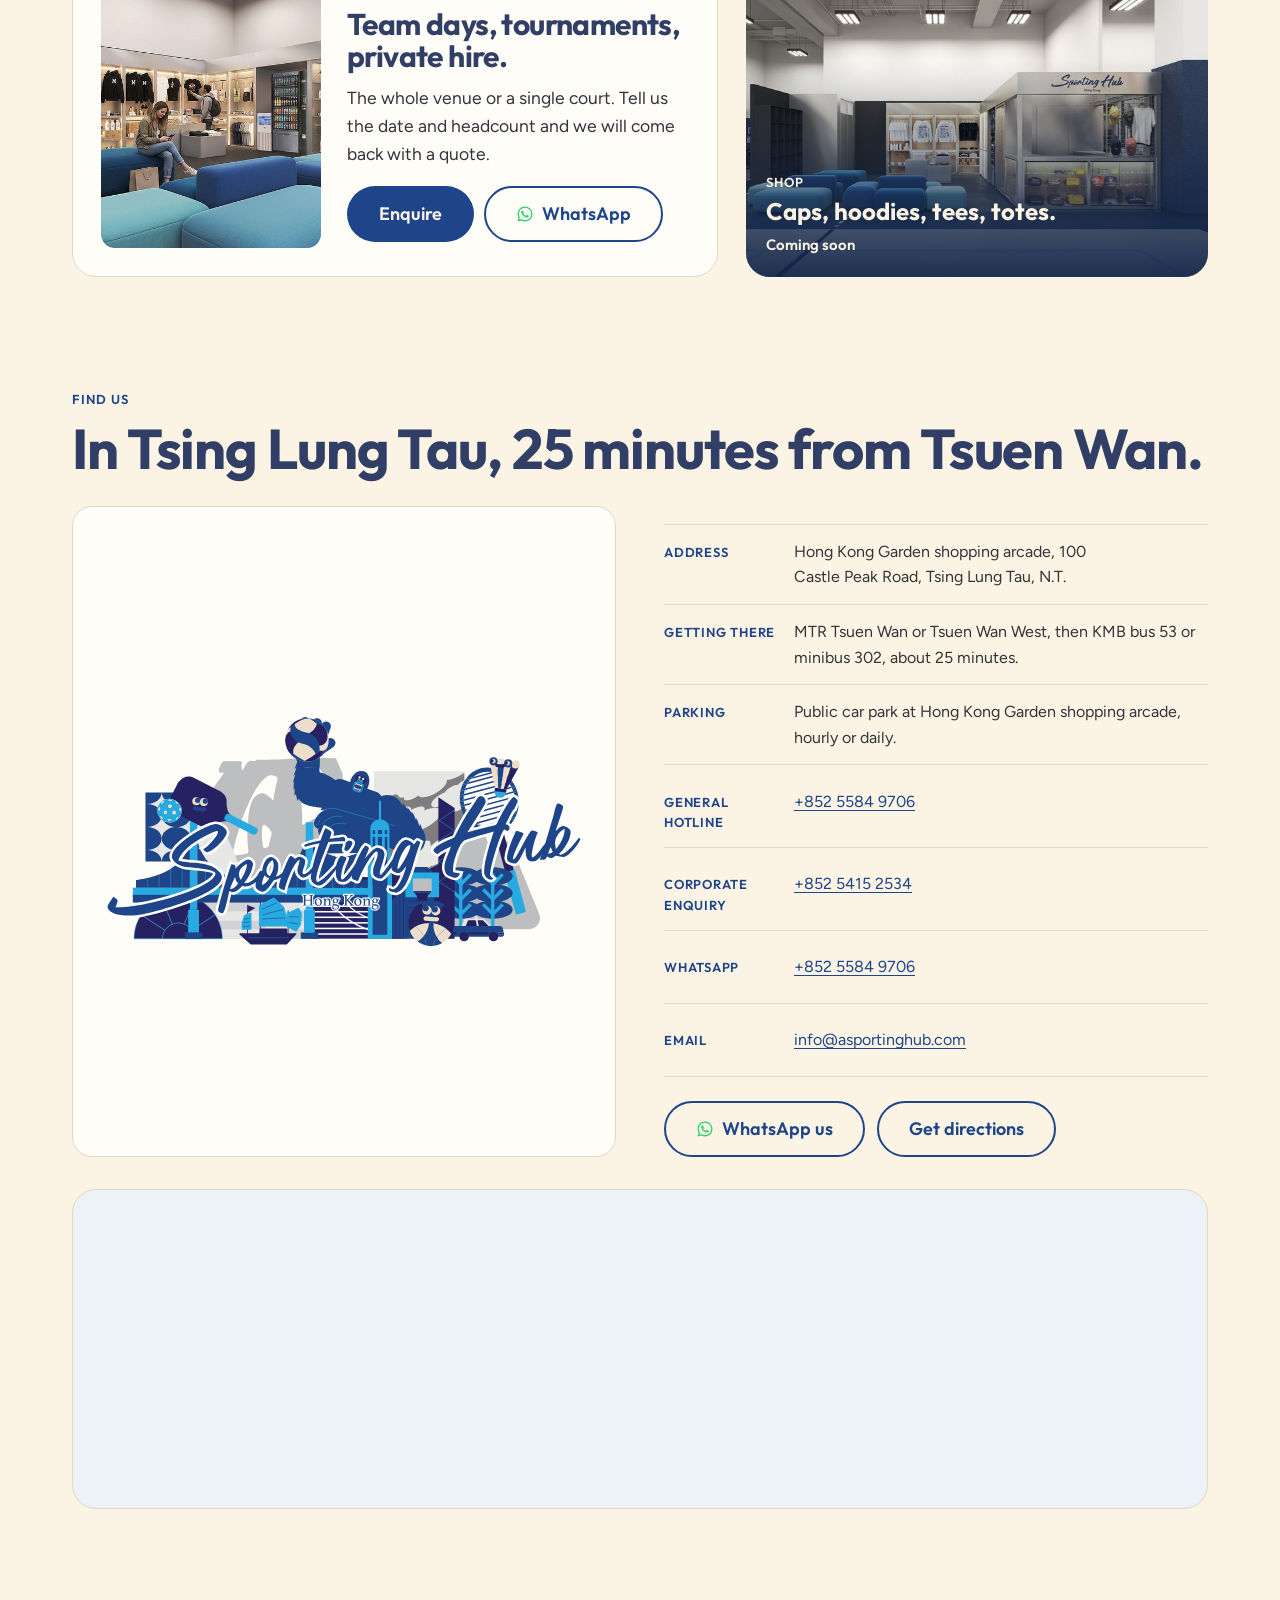
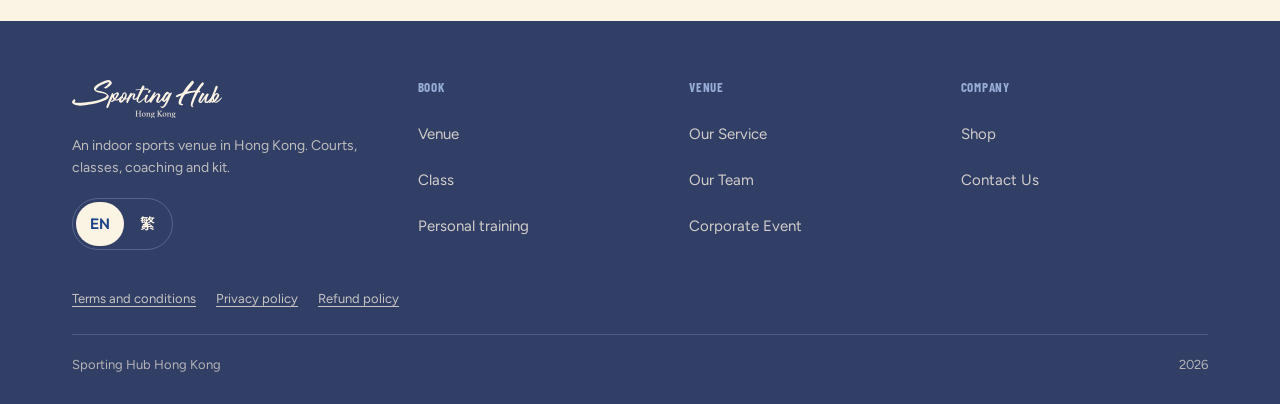
<file: coming-soon.html>
<!DOCTYPE html>
<html lang="en" data-view="client" data-booking="soon">
<head>
<!-- GENERATED by scripts/build_coming_soon.py from index.html. Do not edit;
     edit index.html and rerun the script. -->
<meta charset="utf-8">
<meta name="viewport" content="width=device-width, initial-scale=1, viewport-fit=cover">
<title>Sporting Hub Hong Kong, opening December 2026</title>
<meta name="description" content="Sporting Hub Hong Kong opens in December 2026 at Hong Kong Garden, Tsing Lung Tau. Courts by the hour for volleyball, basketball, pickleball, floorball, Teqvoly, dodgeball and badminton, classes and Just Performance coaching. Prices and enquiries on WhatsApp.">
<meta property="og:type" content="website">
<meta property="og:site_name" content="Sporting Hub Hong Kong">
<meta property="og:title" content="Sporting Hub Hong Kong">
<meta property="og:description" content="An indoor sports venue at Hong Kong Garden, Tsing Lung Tau. Courts by the hour, classes and Just Performance coaching. Opening December 2026.">
<meta property="og:image" content="https://whhoaf.github.io/hksh-prototype/assets/og/og-image.jpg">
<meta property="og:image:width" content="1200">
<meta property="og:image:height" content="630">
<meta property="og:url" content="https://whhoaf.github.io/hksh-prototype/coming-soon.html">
<meta name="twitter:card" content="summary_large_image">
<link rel="preconnect" href="https://fonts.googleapis.com">
<link rel="preconnect" href="https://fonts.gstatic.com" crossorigin>
<link href="https://fonts.googleapis.com/css2?family=Outfit:wght@600;700;800&amp;family=Figtree:wght@400;500;600&amp;family=Barlow+Condensed:wght@600;700&amp;family=EB+Garamond:wght@400;500&amp;family=Noto+Sans+TC:wght@400;500;700;900&amp;family=Noto+Serif+TC:wght@400&amp;display=swap" rel="stylesheet">
<link rel="stylesheet" href="tokens.css">
<link rel="stylesheet" href="site.css">
<link rel="alternate" hreflang="en" href="coming-soon.html">
<link rel="alternate" hreflang="zh-Hant" href="coming-soon.html">
<link rel="alternate" hreflang="x-default" href="coming-soon.html">
</head>
<body class="page-home">

<header class="nav" id="siteNav">
  <div class="wrap">
    <a class="nav-lockup" href="coming-soon.html" aria-label="Sporting Hub Hong Kong, home"><svg data-name="Layer 2" xmlns="http://www.w3.org/2000/svg" viewBox="0 0 157.32 40.38"><defs><style>.cls-1{fill:currentColor;}</style></defs><g data-name="Layer 1"><g class="lk-script"><path class="cls-1" d="M3.5,21.39C3.5,21.78 2.79,23.04 2.57,23.49C3.93,23.64 5.18,23.79 6.56,23.79C13.72,23.79 29.09,21.87 35.14,17.98C35.65,17.65 36.58,16.78 36.58,16.12C36.58,14.59 28.4,13.21 26.96,12.88C25.35,12.52 22.95,10.85 22.95,9.23C22.95,5.27 35.09,0 38.38,0C39.79,0 41.86,1.71 41.86,3.03C41.86,4.79 36.55,8.9 34.82,8.9C34.34,8.9 33.71,8.09 33.44,7.73C35.29,7.43 41.41,1.35 37.96,2.43C33.47,3.78 27.18,6.26 24.87,10.49C29.3,12.38 35.23,11.54 38.14,16.12C38.35,16.51 38.53,16.93 38.53,17.38C38.53,23.31 13.9,26.88 9.17,26.88C7.13,26.88 0,26.19 0,22.98C0,22.44 1.86,20.43 2.28,19.95C2.66,20.25 3.5,20.91 3.5,21.39"/><path class="cls-1" d="M47.19,14.35L47.19,14.23C44.22,15.19 43.77,17.62 44.61,19.23C45.48,18.4 47.19,15.58 47.19,14.35M42.85,18.04C42.28,18.96 40.87,21.24 40.81,21.87C42.13,21.84 43,21 43.66,20.23C42.91,19.5 42.91,18.31 42.85,18.04M43.27,15.37C44.04,14.59 46.56,12.79 47.7,12.79C48.42,12.79 49.23,13.51 49.23,14.32C49.23,15.19 48,18.31 45.6,20.29C47.13,21.27 50.1,18.82 50.96,17.68C51.39,17.8 51.68,18.4 51.12,19.05C48.51,22.11 45.48,21.81 44.95,21.21C44.31,21.78 42.91,22.95 41.74,22.95C41.29,22.95 40.87,22.62 40.45,22.41C40.06,23.43 38.23,29.45 37.45,29.45C37,29.45 36.04,29.06 36.04,28.52C36.04,27.45 41.02,15.7 42.16,13.75C43.12,14.05 43.75,14.29 43.27,15.37"/><path class="cls-1" d="M55.82,13.99C53.96,14.59 52.29,17.86 54.32,19.09C55.43,17.74 56.39,15.7 55.82,13.99M52.68,18.61C52.29,18.94 51.3,21.06 51.45,21.51C51.6,21.93 53.09,21.09 54.02,19.69C53.48,19.59 52.86,19.18 52.68,18.61M59.21,17.71C59.48,17.86 59.5,18.07 59.54,18.4C59.62,19.69 56.48,20.52 55.64,20.52C55.16,20.59 53.12,23.82 51.5,23.94C50.79,24 49.29,22.95 49.23,22.23C49.11,20.59 50.73,16.96 51.54,17.02C51.8,17.05 51.95,17.17 52.02,16.93C52.43,15.37 53.42,13.04 55.16,12.88C56.27,12.79 57.38,14.35 57.44,15.34C57.5,16.3 57.26,18.13 56.18,19.48C57.11,19.41 58.46,18.79 59.21,17.71"/><path class="cls-1" d="M69.04,18.55C68.38,19.62 66.61,20.86 65.29,20.86C64.39,20.86 63.55,19.54 63.49,18.61C63.46,17.8 63.91,17.05 64.21,16.27C64.75,15.01 64.72,14.59 64.18,15.04C61.36,17.2 58.79,23.46 58.61,24.27C58.07,23.97 56.93,23.67 56.9,22.98C56.81,21.66 61.07,13.27 61.87,13.27C62.23,13.27 62.95,14.05 63.16,14.32C63.52,14.2 64.24,13.84 64.6,13.84C65.2,13.84 66.4,14.59 66.43,15.22C66.52,16.3 65.62,17.68 65.26,18.58C64.72,19.96 65.62,20.73 68.88,17.62C69.18,17.98 69.3,18.16 69.04,18.55"/><path class="cls-1" d="M74.76,10.1C72.78,13.84 69.3,19.84 69.36,22.23C69.36,22.8 69.81,22.83 70.2,22.71C72.06,22.11 75.71,18.76 76.91,17.71L77.21,18.13C76.29,19.51 72.09,24.03 70.41,24.03C69.12,24.03 67.71,22.95 67.69,21.63C67.62,19.69 69.81,14.35 71.79,10.19C70.14,10.31 68.55,10.52 66.94,10.79L66.64,10.25C67,9.86 69.48,9.53 72.21,9.32C72.99,7.67 73.74,6.29 74.22,5.48C74.91,5.84 76.07,6.56 76.11,7.07C76.11,7.37 75.78,8.12 75.27,9.14C77.04,9.05 78.53,9.02 79.1,9.02C79.91,9.05 80.42,9.14 80.36,9.92C80.36,10.1 80.33,10.31 80.27,10.49C78.26,10.19 76.5,10.1 74.76,10.1"/><path class="cls-1" d="M81.32,10.43C81.83,10.43 82.61,10.82 82.61,11.32C82.61,11.78 81.11,13.72 80.6,13.72C78.77,13.72 80.24,12.38 80.24,11.54C80.24,11.09 80.78,10.43 81.32,10.43M78.44,15.13C79.01,15.4 80.33,15.64 79.97,16.36C79.01,18.07 78.47,18.64 77.9,20.68C76.25,26.04 80.81,20.52 83.45,17.62C83.71,17.71 83.69,17.71 83.93,17.86C83.42,19.48 80.39,23.79 78.53,23.79C77.9,23.79 77.42,23.7 77.04,23.52C75.69,22.89 75.98,20.77 76.11,19.62C76.32,17.83 77,16.45 77.79,15.58C78.05,15.31 78.29,15.16 78.44,15.13"/><path class="cls-1" d="M83.45,23.13C83.27,23.43 83.12,24 82.76,24C82.67,24 82.58,23.94 82.49,23.91C82.19,23.46 81.11,23.4 81.11,22.68C81.11,20.79 85.15,13.63 86.77,12.64C87.04,12.7 87.79,13.27 87.79,13.66C87.79,13.9 86.14,16.72 85.99,17.02C86.92,16.12 89.32,13.87 90.43,13.87C91.39,13.87 92.68,14.83 92.68,15.91C92.68,17.44 90.37,21.36 90.37,22.44C90.37,23.97 92.79,20.73 95.73,17.59C96.03,17.77 96.24,17.92 96.24,18.31C96.24,19.14 91.66,24.06 90.67,24.06C89.83,24.06 88.27,23.25 88.24,22.26C88.12,19.45 90.25,18.01 90.46,15.7C90.46,13.51 86.89,17.44 83.45,23.13"/><path class="cls-1" d="M100.79,14.32C98.96,15.07 96.63,19.51 96.36,21.42C96.21,23.28 103.61,12.95 100.79,14.32M94.14,28.07C96.3,28.07 98.67,22.68 99.32,21C98.64,21.54 97.62,22.95 96.69,22.95C95.7,22.95 94.38,22.02 94.38,20.97C94.38,18.91 97.86,12.29 100.11,12.29C100.91,12.29 102.38,13.45 102.65,14.2C102.83,14.11 103.7,13 103.88,13C104.18,13 104.63,13.48 104.87,13.66C104.36,14.56 103.19,17.17 102.77,18.1C101.57,20.73 98.7,29.27 95.01,29.27C94.44,29.27 92.73,28.64 92.73,27.98C92.73,27.84 92.86,27.62 92.91,27.5C93.27,27.66 93.75,28.07 94.14,28.07"/><path class="cls-1" d="M125.38,1.19C126.31,0.48 127.77,0.82 127.77,2.93C127.77,3.55 121.6,10.98 120.64,12.18C123.39,11.64 126.78,11.22 129.57,10.92C130.17,10.86 130.5,10.65 130.8,10.14C131.55,8.86 135.83,2.41 137.18,2.36C137.54,2.5 138.32,3.4 138.32,3.82C138.32,4.03 137.09,5.8 136.88,6.34C136.1,6.61 134.03,10.11 133.43,11.01C134.09,11.11 134.93,11.97 134.48,12.66C134.18,13.14 134.03,13.23 133.82,13.23C133.4,13.23 133.1,12.63 132.83,12.63C131.88,12.63 126.45,24.92 126.45,27.04C126.45,27.46 127.08,28 127.38,28.27C127.2,28.45 126.96,28.6 126.66,28.6C125.73,28.6 124.59,27.25 124.59,26.29C124.59,23.03 127.83,16.14 129.3,12.93C126.3,13.35 122.65,14.07 119.68,14.67C117.67,15.09 115.48,20.27 114.89,22.16C114.68,22.85 114.46,23.51 114.46,24.23L114.5,24.74L116.65,25.39C116.32,26 115.82,26.62 115.07,26.62C114.71,26.62 114.38,26.48 114.05,26.32C112.43,25.52 111.77,25.19 111.77,23.24C111.77,20.87 113.81,18.41 114.68,16.2C113.12,16.8 111.47,17.21 110.09,18.18C109.52,18.02 109.16,17.61 108.86,17.1C108.41,15.87 113.6,14.04 115.01,13.77C115.55,13.68 116.18,13.41 116.47,12.96C118.63,9.66 120.44,6.89 123.07,4.02ZM125.38,1.19"/><path class="cls-1" d="M143.65,14.79C142.57,16.77 141.7,18.71 141.11,20.87C139.64,25.73 143.89,20.51 146.38,18.05C146.65,18.14 146.62,18.14 146.86,18.29C146.35,19.91 143.32,24.23 141.46,24.23C138.71,24.23 138.77,22.37 139.1,19.38C138.41,20.3 136.34,24.2 135.2,24.2C134.15,24.2 132.6,23.48 132.6,22.31C132.6,20.45 135.62,14.91 136.67,13.5C138.71,14.22 139.07,14.7 138.92,14.91C135.98,18.92 133.46,23.81 135.02,22.64C136.13,22.01 140.71,14.19 141.82,14.04C142.15,14.04 143.44,14.58 143.65,14.79"/><path class="cls-1" d="M152.58,14.67C150.57,15.36 148.89,17.46 148.89,19.46C148.89,19.97 148.96,20.51 148.96,21.02C150.3,20 152.61,16.74 152.58,14.67M147.37,20.3L147.19,20.27L146.23,22.25C146.77,22.31 147.28,22.28 147.82,21.89C147.67,21.35 147.49,20.84 147.37,20.3M157.32,18.71C156.75,20.15 152.91,23.93 151.26,23.93C150.39,23.93 149.14,23.12 148.5,23.24C148.18,23.3 147.7,23.78 147.34,23.78C146.71,23.78 146.23,23.42 145.87,23.09C145.48,23.48 145.12,24.08 144.52,24.08C144.1,24.08 143.71,23.9 143.32,23.87C143.47,23.3 143.77,23 144.01,22.49C145.93,18.45 147.61,14.22 149.38,10.11C149.64,9.48 150.69,6.16 151.26,6.16C151.77,6.16 152.94,6.82 152.94,7.39C152.94,8.05 150.06,13.95 149.55,15.09C150.15,14.67 151.32,13.68 152.04,13.68C152.82,13.68 154.44,14.79 154.44,15.63C154.44,18.11 151.8,21.23 149.86,22.67C149.91,22.85 150.06,23.03 150.27,23.03C152.28,23.03 155.61,19.52 156.93,18.18C157.23,18.29 157.2,18.39 157.32,18.71"/></g><g class="lk-sub"><path class="cls-1" d="M71.83,37.59C71.83,37.71 71.87,37.8 71.95,37.84C72.03,37.89 72.18,37.93 72.42,37.98C72.48,37.99 72.51,38.04 72.51,38.11C72.51,38.16 72.5,38.21 72.49,38.27C72.34,38.26 72.16,38.25 71.96,38.24C71.76,38.23 71.57,38.22 71.41,38.22C71.25,38.22 71.07,38.23 70.88,38.24C70.7,38.25 70.51,38.26 70.33,38.27C70.32,38.21 70.31,38.16 70.31,38.11C70.31,38.04 70.34,37.99 70.4,37.98C70.62,37.94 70.78,37.89 70.86,37.85C70.95,37.8 70.99,37.71 70.99,37.59L70.99,35.42L68.16,35.42L68.16,37.59C68.16,37.71 68.2,37.8 68.28,37.84C68.36,37.89 68.52,37.93 68.75,37.98C68.82,37.99 68.85,38.04 68.85,38.11C68.85,38.16 68.84,38.21 68.83,38.27C68.68,38.26 68.5,38.25 68.29,38.24C68.09,38.23 67.91,38.22 67.74,38.22C67.57,38.22 67.4,38.23 67.21,38.24C67.03,38.25 66.84,38.26 66.66,38.27C66.64,38.21 66.64,38.16 66.64,38.11C66.64,38.04 66.67,37.99 66.73,37.98C66.95,37.94 67.11,37.89 67.2,37.85C67.28,37.8 67.32,37.71 67.32,37.59L67.32,33.03C67.32,32.97 67.31,32.92 67.3,32.88C67.28,32.84 67.25,32.81 67.21,32.78C67.17,32.75 67.11,32.72 67.04,32.7C66.96,32.68 66.86,32.66 66.75,32.63C66.68,32.62 66.66,32.58 66.66,32.49C66.66,32.45 66.66,32.39 66.67,32.34C66.82,32.35 67,32.36 67.2,32.37C67.39,32.38 67.57,32.38 67.73,32.38C67.9,32.38 68.08,32.38 68.27,32.37C68.45,32.36 68.63,32.35 68.81,32.34C68.82,32.39 68.83,32.45 68.83,32.49C68.83,32.57 68.8,32.62 68.74,32.63C68.51,32.67 68.35,32.71 68.28,32.77C68.2,32.82 68.16,32.91 68.16,33.03L68.16,35.04L70.99,35.04L70.99,33.03C70.99,32.93 70.95,32.84 70.88,32.78C70.81,32.72 70.66,32.67 70.42,32.63C70.36,32.62 70.32,32.58 70.32,32.49C70.32,32.45 70.33,32.39 70.34,32.34C70.49,32.35 70.66,32.36 70.86,32.37C71.07,32.38 71.25,32.38 71.41,32.38C71.57,32.38 71.75,32.38 71.93,32.37C72.11,32.36 72.29,32.35 72.48,32.34C72.49,32.39 72.5,32.45 72.5,32.49C72.5,32.57 72.47,32.62 72.41,32.63C72.18,32.67 72.02,32.71 71.95,32.77C71.87,32.82 71.83,32.91 71.83,33.03ZM71.83,37.59"/><path class="cls-1" d="M74.11,36.03C74.11,36.25 74.13,36.48 74.18,36.71C74.23,36.95 74.3,37.16 74.4,37.35C74.5,37.54 74.62,37.69 74.78,37.81C74.94,37.94 75.12,38 75.35,38C75.69,38 75.95,37.88 76.14,37.64C76.33,37.4 76.43,37.09 76.43,36.71C76.43,36.49 76.4,36.26 76.36,36.02C76.31,35.77 76.24,35.55 76.14,35.35C76.04,35.15 75.91,34.98 75.76,34.85C75.6,34.72 75.4,34.66 75.17,34.66C74.85,34.66 74.59,34.77 74.4,34.98C74.2,35.2 74.11,35.55 74.11,36.03M73.26,36.33C73.26,36.05 73.32,35.79 73.42,35.55C73.52,35.3 73.67,35.09 73.85,34.91C74.03,34.73 74.24,34.59 74.48,34.48C74.72,34.38 74.98,34.32 75.27,34.32C75.56,34.32 75.83,34.37 76.07,34.47C76.32,34.57 76.53,34.71 76.71,34.88C76.89,35.05 77.02,35.27 77.12,35.51C77.22,35.76 77.27,36.04 77.27,36.33C77.27,36.61 77.22,36.87 77.11,37.11C77.01,37.36 76.87,37.57 76.69,37.75C76.51,37.93 76.3,38.07 76.05,38.17C75.81,38.28 75.55,38.33 75.27,38.33C74.97,38.33 74.7,38.28 74.46,38.18C74.21,38.09 74,37.95 73.82,37.77C73.65,37.6 73.51,37.39 73.41,37.14C73.31,36.9 73.26,36.62 73.26,36.33"/><path class="cls-1" d="M81.85,37.71C81.85,37.8 81.9,37.87 82.01,37.91C82.12,37.96 82.23,37.99 82.37,38.02C82.42,38.03 82.45,38.07 82.45,38.12C82.45,38.16 82.44,38.21 82.43,38.27C82.27,38.26 82.12,38.25 81.97,38.24C81.82,38.23 81.66,38.22 81.49,38.22C81.32,38.22 81.16,38.23 81,38.24C80.85,38.25 80.69,38.26 80.54,38.27C80.52,38.21 80.52,38.16 80.52,38.12C80.52,38.07 80.54,38.03 80.6,38.02C80.72,37.99 80.84,37.96 80.94,37.91C81.04,37.87 81.09,37.8 81.09,37.71L81.09,35.95C81.09,35.8 81.08,35.66 81.07,35.54C81.05,35.41 81.01,35.3 80.96,35.21C80.91,35.11 80.84,35.04 80.76,34.99C80.67,34.94 80.56,34.91 80.42,34.91C80.27,34.91 80.12,34.94 79.98,34.99C79.84,35.04 79.71,35.12 79.6,35.22C79.49,35.32 79.4,35.44 79.34,35.58C79.27,35.73 79.24,35.89 79.24,36.07L79.24,37.71C79.24,37.8 79.29,37.87 79.4,37.91C79.5,37.96 79.61,37.99 79.73,38.02C79.79,38.03 79.82,38.07 79.82,38.12C79.82,38.16 79.81,38.21 79.8,38.27C79.64,38.26 79.49,38.25 79.34,38.24C79.19,38.23 79.03,38.22 78.86,38.22C78.68,38.22 78.52,38.23 78.36,38.24C78.2,38.25 78.05,38.26 77.9,38.27C77.89,38.21 77.88,38.16 77.88,38.12C77.88,38.07 77.91,38.03 77.96,38.02C78.09,37.99 78.21,37.96 78.32,37.91C78.43,37.87 78.48,37.8 78.48,37.7L78.48,35.26C78.48,35.08 78.45,34.95 78.39,34.87C78.33,34.79 78.19,34.75 77.98,34.73C77.9,34.71 77.86,34.67 77.86,34.6C77.86,34.57 77.87,34.53 77.88,34.48C77.96,34.48 78.07,34.48 78.21,34.47C78.35,34.46 78.46,34.45 78.56,34.44C78.7,34.41 78.82,34.39 78.93,34.36C79.04,34.34 79.12,34.32 79.16,34.32C79.25,34.32 79.29,34.37 79.29,34.46C79.29,34.54 79.29,34.64 79.27,34.76C79.25,34.88 79.24,35.03 79.24,35.22C79.5,34.93 79.74,34.71 79.98,34.56C80.21,34.4 80.47,34.32 80.75,34.32C81.12,34.32 81.39,34.43 81.57,34.64C81.75,34.86 81.85,35.15 81.85,35.53ZM81.85,37.71"/><path class="cls-1" d="M84.74,36.55C84.96,36.55 85.14,36.48 85.27,36.34C85.4,36.19 85.47,35.99 85.47,35.74C85.47,35.61 85.46,35.48 85.43,35.35C85.4,35.22 85.36,35.11 85.29,35C85.22,34.89 85.14,34.81 85.02,34.75C84.91,34.68 84.77,34.65 84.61,34.65C84.39,34.65 84.23,34.71 84.11,34.85C83.98,34.99 83.92,35.18 83.92,35.42C83.92,35.56 83.94,35.69 83.96,35.83C83.99,35.96 84.04,36.08 84.1,36.19C84.16,36.3 84.25,36.39 84.35,36.45C84.45,36.52 84.59,36.55 84.74,36.55M83.73,38.14C83.58,38.28 83.5,38.45 83.48,38.66C83.48,38.71 83.47,38.76 83.47,38.81L83.47,38.96C83.48,39.09 83.51,39.21 83.57,39.34C83.63,39.46 83.72,39.57 83.83,39.67C83.95,39.77 84.09,39.84 84.25,39.9C84.42,39.96 84.62,39.99 84.84,39.99C85.25,39.99 85.55,39.9 85.74,39.72C85.93,39.54 86.03,39.31 86.03,39.04C86.03,38.93 86,38.82 85.95,38.73C85.91,38.63 85.82,38.55 85.71,38.48C85.6,38.41 85.45,38.36 85.26,38.32C85.08,38.28 84.85,38.26 84.57,38.26C84.41,38.26 84.26,38.25 84.12,38.23C83.97,38.21 83.84,38.18 83.73,38.14M83.51,38.04C83.25,37.89 83.12,37.67 83.12,37.39C83.12,37.09 83.32,36.84 83.71,36.65C83.55,36.55 83.41,36.41 83.32,36.24C83.22,36.07 83.17,35.86 83.17,35.61C83.17,35.44 83.21,35.28 83.29,35.12C83.37,34.97 83.48,34.83 83.62,34.71C83.75,34.59 83.91,34.5 84.09,34.43C84.27,34.36 84.45,34.32 84.65,34.32C84.95,34.32 85.19,34.36 85.37,34.43C85.55,34.5 85.71,34.59 85.84,34.7L86.73,34.31C86.79,34.36 86.84,34.41 86.87,34.48C86.9,34.55 86.92,34.61 86.92,34.67C86.92,34.8 86.87,34.87 86.78,34.87L86.46,34.86C86.34,34.86 86.21,34.88 86.04,34.91C86.19,35.1 86.26,35.33 86.26,35.6C86.26,35.79 86.22,35.95 86.13,36.11C86.05,36.27 85.94,36.4 85.79,36.51C85.65,36.62 85.48,36.71 85.28,36.77C85.08,36.84 84.87,36.87 84.65,36.87C84.52,36.87 84.41,36.86 84.29,36.84C84.18,36.83 84.07,36.8 83.97,36.77C83.81,36.84 83.7,36.91 83.64,36.98C83.59,37.05 83.55,37.12 83.55,37.19C83.55,37.24 83.57,37.29 83.6,37.33C83.63,37.38 83.68,37.41 83.77,37.45C83.85,37.48 83.96,37.51 84.11,37.53C84.25,37.55 84.44,37.56 84.67,37.56C84.94,37.56 85.2,37.58 85.43,37.62C85.67,37.66 85.88,37.73 86.07,37.83C86.25,37.93 86.39,38.05 86.5,38.21C86.6,38.36 86.66,38.55 86.66,38.77C86.66,39.02 86.61,39.24 86.51,39.44C86.41,39.64 86.27,39.8 86.09,39.95C85.92,40.09 85.7,40.2 85.46,40.27C85.21,40.34 84.94,40.38 84.64,40.38C84.08,40.38 83.64,40.28 83.32,40.07C83,39.87 82.84,39.55 82.84,39.1C82.84,38.96 82.87,38.84 82.91,38.73C82.95,38.62 83,38.52 83.06,38.43C83.12,38.34 83.2,38.26 83.28,38.2C83.36,38.13 83.44,38.08 83.51,38.04"/><path class="cls-1" d="M90.84,35.32L90.84,37.59C90.84,37.71 90.88,37.8 90.96,37.85C91.03,37.89 91.17,37.94 91.38,37.98C91.41,37.99 91.43,38 91.45,38.02C91.46,38.04 91.47,38.07 91.47,38.12C91.47,38.16 91.47,38.21 91.46,38.27C91.27,38.25 91.08,38.25 90.91,38.24C90.73,38.23 90.57,38.22 90.42,38.22C90.27,38.22 90.09,38.23 89.9,38.24C89.7,38.25 89.52,38.25 89.34,38.27C89.32,38.21 89.32,38.16 89.32,38.12C89.32,38.04 89.35,37.99 89.41,37.98C89.63,37.93 89.79,37.89 89.88,37.84C89.96,37.8 90,37.71 90,37.59L90,33.02C90,32.9 89.96,32.81 89.88,32.76C89.79,32.71 89.63,32.67 89.41,32.63C89.35,32.62 89.32,32.57 89.32,32.48C89.32,32.45 89.32,32.39 89.34,32.34C89.51,32.35 89.7,32.36 89.89,32.37C90.09,32.38 90.26,32.38 90.41,32.38C90.57,32.38 90.74,32.38 90.93,32.37C91.12,32.36 91.32,32.35 91.51,32.34C91.52,32.39 91.53,32.45 91.53,32.48C91.53,32.57 91.5,32.62 91.44,32.63C91.21,32.67 91.05,32.71 90.97,32.76C90.89,32.81 90.84,32.9 90.84,33.02L90.84,35.2L92.93,33.12C92.96,33.09 93,33.05 93.02,33.01C93.05,32.96 93.07,32.91 93.07,32.87C93.07,32.8 93.03,32.75 92.96,32.72C92.89,32.68 92.8,32.66 92.69,32.64C92.63,32.64 92.6,32.58 92.6,32.48C92.6,32.45 92.6,32.39 92.62,32.34C92.79,32.35 92.96,32.36 93.14,32.37C93.31,32.38 93.47,32.38 93.61,32.38C93.75,32.38 93.88,32.38 94.03,32.37C94.18,32.36 94.31,32.35 94.43,32.34C94.44,32.39 94.45,32.45 94.45,32.48C94.45,32.57 94.42,32.63 94.35,32.65C94.22,32.68 94.09,32.71 93.98,32.76C93.87,32.8 93.76,32.88 93.65,32.98L91.62,34.98L94.08,37.62C94.18,37.73 94.29,37.81 94.39,37.86C94.49,37.9 94.61,37.94 94.75,37.96C94.83,37.97 94.86,38.02 94.86,38.12C94.86,38.16 94.86,38.21 94.84,38.27C94.66,38.25 94.45,38.25 94.23,38.24C94.01,38.23 93.82,38.22 93.66,38.22C93.49,38.22 93.31,38.23 93.13,38.24C92.94,38.25 92.75,38.25 92.54,38.27C92.53,38.21 92.53,38.16 92.53,38.12C92.53,38.04 92.56,37.99 92.62,37.98C92.89,37.96 93.03,37.89 93.03,37.75C93.03,37.69 93,37.63 92.94,37.57ZM90.84,35.32"/><path class="cls-1" d="M95.85,36.03C95.85,36.25 95.88,36.48 95.92,36.71C95.97,36.95 96.04,37.16 96.14,37.35C96.24,37.54 96.37,37.69 96.53,37.81C96.68,37.94 96.87,38 97.09,38C97.43,38 97.7,37.88 97.89,37.64C98.08,37.4 98.17,37.09 98.17,36.71C98.17,36.49 98.15,36.26 98.1,36.02C98.06,35.77 97.99,35.55 97.89,35.35C97.79,35.15 97.66,34.98 97.5,34.85C97.34,34.72 97.14,34.66 96.91,34.66C96.59,34.66 96.34,34.77 96.14,34.98C95.95,35.2 95.85,35.55 95.85,36.03M95.01,36.33C95.01,36.05 95.06,35.79 95.16,35.55C95.27,35.3 95.41,35.09 95.59,34.91C95.77,34.73 95.98,34.59 96.23,34.48C96.47,34.38 96.73,34.32 97.01,34.32C97.3,34.32 97.57,34.37 97.82,34.47C98.07,34.57 98.28,34.71 98.45,34.88C98.63,35.05 98.77,35.27 98.87,35.51C98.96,35.76 99.02,36.04 99.02,36.33C99.02,36.61 98.96,36.87 98.86,37.11C98.75,37.36 98.61,37.57 98.43,37.75C98.25,37.93 98.04,38.07 97.8,38.17C97.55,38.28 97.29,38.33 97.01,38.33C96.72,38.33 96.45,38.28 96.2,38.18C95.96,38.09 95.75,37.95 95.57,37.77C95.39,37.6 95.25,37.39 95.16,37.14C95.05,36.9 95.01,36.62 95.01,36.33"/><path class="cls-1" d="M103.59,37.71C103.59,37.8 103.64,37.87 103.75,37.91C103.86,37.96 103.98,37.99 104.11,38.02C104.17,38.03 104.19,38.07 104.19,38.12C104.19,38.16 104.19,38.21 104.18,38.27C104.02,38.26 103.87,38.25 103.72,38.24C103.57,38.23 103.41,38.22 103.23,38.22C103.07,38.22 102.91,38.23 102.75,38.24C102.59,38.25 102.43,38.26 102.28,38.27C102.27,38.21 102.26,38.16 102.26,38.12C102.26,38.07 102.29,38.03 102.34,38.02C102.47,37.99 102.58,37.96 102.68,37.91C102.79,37.87 102.84,37.8 102.84,37.71L102.84,35.95C102.84,35.8 102.83,35.66 102.81,35.54C102.79,35.41 102.76,35.3 102.71,35.21C102.66,35.11 102.59,35.04 102.5,34.99C102.41,34.94 102.3,34.91 102.16,34.91C102.02,34.91 101.87,34.94 101.73,34.99C101.58,35.04 101.46,35.12 101.35,35.22C101.23,35.32 101.15,35.44 101.08,35.58C101.02,35.73 100.98,35.89 100.98,36.07L100.98,37.71C100.98,37.8 101.04,37.87 101.14,37.91C101.25,37.96 101.36,37.99 101.48,38.02C101.53,38.03 101.56,38.07 101.56,38.12C101.56,38.16 101.55,38.21 101.54,38.27C101.39,38.26 101.23,38.25 101.08,38.24C100.93,38.23 100.77,38.22 100.6,38.22C100.43,38.22 100.26,38.23 100.1,38.24C99.95,38.25 99.79,38.26 99.64,38.27C99.63,38.21 99.62,38.16 99.62,38.12C99.62,38.07 99.65,38.03 99.71,38.02C99.84,37.99 99.96,37.96 100.07,37.91C100.18,37.87 100.23,37.8 100.23,37.7L100.23,35.26C100.23,35.08 100.2,34.95 100.14,34.87C100.07,34.79 99.93,34.75 99.73,34.73C99.65,34.71 99.61,34.67 99.61,34.6C99.61,34.57 99.61,34.53 99.62,34.48C99.7,34.48 99.81,34.48 99.95,34.47C100.09,34.46 100.21,34.45 100.3,34.44C100.44,34.41 100.57,34.39 100.68,34.36C100.79,34.34 100.86,34.32 100.91,34.32C101,34.32 101.04,34.37 101.04,34.46C101.04,34.54 101.03,34.64 101.01,34.76C100.99,34.88 100.98,35.03 100.98,35.22C101.24,34.93 101.49,34.71 101.72,34.56C101.96,34.4 102.22,34.32 102.5,34.32C102.86,34.32 103.14,34.43 103.32,34.64C103.5,34.86 103.59,35.15 103.59,35.53ZM103.59,37.71"/><path class="cls-1" d="M106.48,36.55C106.71,36.55 106.88,36.48 107.02,36.34C107.15,36.19 107.21,35.99 107.21,35.74C107.21,35.61 107.2,35.48 107.17,35.35C107.15,35.22 107.1,35.11 107.04,35C106.97,34.89 106.88,34.81 106.77,34.75C106.66,34.68 106.52,34.65 106.35,34.65C106.14,34.65 105.97,34.71 105.85,34.85C105.73,34.99 105.67,35.18 105.67,35.42C105.67,35.56 105.68,35.69 105.71,35.83C105.73,35.96 105.78,36.08 105.84,36.19C105.91,36.3 105.99,36.39 106.09,36.45C106.2,36.52 106.33,36.55 106.48,36.55M105.47,38.14C105.32,38.28 105.25,38.45 105.23,38.66C105.22,38.71 105.22,38.76 105.22,38.81L105.22,38.96C105.22,39.09 105.26,39.21 105.32,39.34C105.38,39.46 105.46,39.57 105.58,39.67C105.69,39.77 105.83,39.84 106,39.9C106.17,39.96 106.36,39.99 106.59,39.99C107,39.99 107.3,39.9 107.49,39.72C107.68,39.54 107.77,39.31 107.77,39.04C107.77,38.93 107.75,38.82 107.7,38.73C107.65,38.63 107.57,38.55 107.46,38.48C107.34,38.41 107.19,38.36 107.01,38.32C106.82,38.28 106.59,38.26 106.32,38.26C106.16,38.26 106.01,38.25 105.86,38.23C105.71,38.21 105.58,38.18 105.47,38.14M105.25,38.04C105,37.89 104.87,37.67 104.87,37.39C104.87,37.09 105.07,36.84 105.46,36.65C105.29,36.55 105.16,36.41 105.06,36.24C104.96,36.07 104.91,35.86 104.91,35.61C104.91,35.44 104.95,35.28 105.04,35.12C105.11,34.97 105.22,34.83 105.36,34.71C105.5,34.59 105.66,34.5 105.83,34.43C106.01,34.36 106.2,34.32 106.39,34.32C106.7,34.32 106.93,34.36 107.11,34.43C107.29,34.5 107.45,34.59 107.58,34.7L108.47,34.31C108.54,34.36 108.59,34.41 108.62,34.48C108.64,34.55 108.66,34.61 108.66,34.67C108.66,34.8 108.62,34.87 108.53,34.87L108.2,34.86C108.09,34.86 107.95,34.88 107.79,34.91C107.93,35.1 108,35.33 108,35.6C108,35.79 107.96,35.95 107.88,36.11C107.79,36.27 107.68,36.4 107.54,36.51C107.39,36.62 107.22,36.71 107.02,36.77C106.83,36.84 106.62,36.87 106.39,36.87C106.27,36.87 106.15,36.86 106.04,36.84C105.92,36.83 105.81,36.8 105.71,36.77C105.56,36.84 105.45,36.91 105.39,36.98C105.33,37.05 105.3,37.12 105.3,37.19C105.3,37.24 105.31,37.29 105.34,37.33C105.38,37.38 105.43,37.41 105.51,37.45C105.59,37.48 105.7,37.51 105.85,37.53C106,37.55 106.19,37.56 106.41,37.56C106.68,37.56 106.94,37.58 107.18,37.62C107.42,37.66 107.63,37.73 107.81,37.83C107.99,37.93 108.14,38.05 108.24,38.21C108.35,38.36 108.4,38.55 108.4,38.77C108.4,39.02 108.35,39.24 108.25,39.44C108.15,39.64 108.02,39.8 107.84,39.95C107.66,40.09 107.45,40.2 107.2,40.27C106.95,40.34 106.68,40.38 106.39,40.38C105.82,40.38 105.38,40.28 105.07,40.07C104.75,39.87 104.59,39.55 104.59,39.1C104.59,38.96 104.61,38.84 104.65,38.73C104.7,38.62 104.75,38.52 104.81,38.43C104.87,38.34 104.95,38.26 105.02,38.2C105.11,38.13 105.18,38.08 105.25,38.04"/></g></g></svg></a>
    <nav class="nav-items">
      <a href="#pillars" data-str="nav.service"></a>
      <span class="nav-item-wrap"><a href="#shop" data-shop-link data-str="nav.shop"><svg class="out" viewBox="0 0 24 24" fill="none" aria-hidden="true"><path d="M7 17L17 7M9 7h8v8" stroke="currentColor" stroke-width="2" stroke-linecap="round" stroke-linejoin="round"/></svg></a><span class="tbc" data-str="nav.shopTbc"></span></span>
      <a href="#jp" data-str="nav.team"></a>
      <a href="#corporate" data-str="nav.corporate"></a>
      <a href="#find" data-str="nav.contact"></a>
    </nav>
    <div class="nav-right">
      <div class="lang-toggle" role="group" data-str-aria="nav.lang_aria">
        <button type="button" data-lang="en" aria-pressed="true">EN</button><button type="button" data-lang="zh" aria-pressed="false">繁</button>
      </div>
      <a class="btn book-pill" href="booking.html" data-book="venue" data-wa="wa.prefillGeneral" data-str="cta.book" data-str-soon="find.waBtn"></a>
      <button type="button" class="nav-burger" id="burger" data-str-aria="nav.menu_aria" aria-expanded="false"><i></i><i></i><i></i></button>
    </div>
  </div>
</header>

<div class="drawer-scrim" id="drawerScrim"></div>
<nav class="drawer" id="drawer" data-str-aria="nav.menu_aria">
  <button type="button" class="drawer-x" id="drawerX" data-str-aria="nav.closeAria">&times;</button>
  <a href="#pillars" data-str="nav.service"></a>
  <span class="drawer-item-wrap"><a href="#shop" data-shop-link data-str="nav.shop"></a><span class="tbc" data-str="nav.shopTbc"></span></span>
  <a href="#jp" data-str="nav.team"></a>
  <a href="#corporate" data-str="nav.corporate"></a>
  <a href="#find" data-str="nav.contact"></a>
  <a class="btn btn-on-navy drawer-book" href="booking.html" data-book="venue" data-wa="wa.prefillGeneral" data-str="cta.book" data-str-soon="find.waBtn"></a>
</nav>

<section class="hero hero-a" id="hero-a">
  <div class="hero-slideshow" aria-roledescription="carousel" aria-label="Venue photos">
    <div class="hero-slide is-active"><img src="assets/venue/hall-volleyball.jpg" alt="" loading="eager" style="--hx:30%;--hy:100%;--hx-m:22%;--hz-m:130%"></div>
      <div class="hero-slide"><img src="assets/venue/hall-corridor.jpg" alt="" loading="lazy" style="--hx:38%;--hy:100%;--hz-m:120%"></div>
      <div class="hero-slide"><img src="assets/venue/hall-basketball.jpg" alt="" loading="lazy" style="--hx:70%;--hy:100%;--hx-m:85%;--hz-m:130%"></div>
      <div class="hero-slide"><img src="assets/venue/hall-low-net.jpg" alt="" loading="lazy" style="--hx:65%;--hy:100%;--hx-m:78%;--hz-m:120%"></div>
    <button type="button" class="hero-arrow prev" aria-label="Previous photo"><svg viewBox="0 0 24 24" fill="none" aria-hidden="true"><path d="M15 6l-6 6 6 6" stroke="currentColor" stroke-width="2" stroke-linecap="round" stroke-linejoin="round"/></svg></button>
    <button type="button" class="hero-arrow next" aria-label="Next photo"><svg viewBox="0 0 24 24" fill="none" aria-hidden="true"><path d="M9 6l6 6-6 6" stroke="currentColor" stroke-width="2" stroke-linecap="round" stroke-linejoin="round"/></svg></button>
    <div class="hero-dots">
      <button type="button" class="hero-dot is-active" aria-label="Slide 1"></button>
        <button type="button" class="hero-dot" aria-label="Slide 2"></button>
        <button type="button" class="hero-dot" aria-label="Slide 3"></button>
        <button type="button" class="hero-dot" aria-label="Slide 4"></button>
    </div>
    <div class="scrim-top" aria-hidden="true"></div>
    <div class="scrim">
      <div class="wrap hero-text-block">
        <p class="eyebrow on-photo" data-str="hero.eyebrow"></p>
        <h1 class="hero-lockup" aria-label="Sporting Hub Hong Kong"><svg data-name="Layer 2" xmlns="http://www.w3.org/2000/svg" viewBox="0 0 157.32 39.23" aria-hidden="true"><defs><style>.cls-1{fill:currentColor;}</style></defs><g data-name="Layer 1"><g class="lk-script"><path class="cls-1" d="M3.5,21.39C3.5,21.78 2.79,23.04 2.57,23.49C3.93,23.64 5.18,23.79 6.56,23.79C13.72,23.79 29.09,21.87 35.14,17.98C35.65,17.65 36.58,16.78 36.58,16.12C36.58,14.59 28.4,13.21 26.96,12.88C25.35,12.52 22.95,10.85 22.95,9.23C22.95,5.27 35.09,0 38.38,0C39.79,0 41.86,1.71 41.86,3.03C41.86,4.79 36.55,8.9 34.82,8.9C34.34,8.9 33.71,8.09 33.44,7.73C35.29,7.43 41.41,1.35 37.96,2.43C33.47,3.78 27.18,6.26 24.87,10.49C29.3,12.38 35.23,11.54 38.14,16.12C38.35,16.51 38.53,16.93 38.53,17.38C38.53,23.31 13.9,26.88 9.17,26.88C7.13,26.88 0,26.19 0,22.98C0,22.44 1.86,20.43 2.28,19.95C2.66,20.25 3.5,20.91 3.5,21.39"/><path class="cls-1" d="M47.19,14.35L47.19,14.23C44.22,15.19 43.77,17.62 44.61,19.23C45.48,18.4 47.19,15.58 47.19,14.35M42.85,18.04C42.28,18.96 40.87,21.24 40.81,21.87C42.13,21.84 43,21 43.66,20.23C42.91,19.5 42.91,18.31 42.85,18.04M43.27,15.37C44.04,14.59 46.56,12.79 47.7,12.79C48.42,12.79 49.23,13.51 49.23,14.32C49.23,15.19 48,18.31 45.6,20.29C47.13,21.27 50.1,18.82 50.96,17.68C51.39,17.8 51.68,18.4 51.12,19.05C48.51,22.11 45.48,21.81 44.95,21.21C44.31,21.78 42.91,22.95 41.74,22.95C41.29,22.95 40.87,22.62 40.45,22.41C40.06,23.43 38.23,29.45 37.45,29.45C37,29.45 36.04,29.06 36.04,28.52C36.04,27.45 41.02,15.7 42.16,13.75C43.12,14.05 43.75,14.29 43.27,15.37"/><path class="cls-1" d="M55.82,13.99C53.96,14.59 52.29,17.86 54.32,19.09C55.43,17.74 56.39,15.7 55.82,13.99M52.68,18.61C52.29,18.94 51.3,21.06 51.45,21.51C51.6,21.93 53.09,21.09 54.02,19.69C53.48,19.59 52.86,19.18 52.68,18.61M59.21,17.71C59.48,17.86 59.5,18.07 59.54,18.4C59.62,19.69 56.48,20.52 55.64,20.52C55.16,20.59 53.12,23.82 51.5,23.94C50.79,24 49.29,22.95 49.23,22.23C49.11,20.59 50.73,16.96 51.54,17.02C51.8,17.05 51.95,17.17 52.02,16.93C52.43,15.37 53.42,13.04 55.16,12.88C56.27,12.79 57.38,14.35 57.44,15.34C57.5,16.3 57.26,18.13 56.18,19.48C57.11,19.41 58.46,18.79 59.21,17.71"/><path class="cls-1" d="M69.04,18.55C68.38,19.62 66.61,20.86 65.29,20.86C64.39,20.86 63.55,19.54 63.49,18.61C63.46,17.8 63.91,17.05 64.21,16.27C64.75,15.01 64.72,14.59 64.18,15.04C61.36,17.2 58.79,23.46 58.61,24.27C58.07,23.97 56.93,23.67 56.9,22.98C56.81,21.66 61.07,13.27 61.87,13.27C62.23,13.27 62.95,14.05 63.16,14.32C63.52,14.2 64.24,13.84 64.6,13.84C65.2,13.84 66.4,14.59 66.43,15.22C66.52,16.3 65.62,17.68 65.26,18.58C64.72,19.96 65.62,20.73 68.88,17.62C69.18,17.98 69.3,18.16 69.04,18.55"/><path class="cls-1" d="M74.76,10.1C72.78,13.84 69.3,19.84 69.36,22.23C69.36,22.8 69.81,22.83 70.2,22.71C72.06,22.11 75.71,18.76 76.91,17.71L77.21,18.13C76.29,19.51 72.09,24.03 70.41,24.03C69.12,24.03 67.71,22.95 67.69,21.63C67.62,19.69 69.81,14.35 71.79,10.19C70.14,10.31 68.55,10.52 66.94,10.79L66.64,10.25C67,9.86 69.48,9.53 72.21,9.32C72.99,7.67 73.74,6.29 74.22,5.48C74.91,5.84 76.07,6.56 76.11,7.07C76.11,7.37 75.78,8.12 75.27,9.14C77.04,9.05 78.53,9.02 79.1,9.02C79.91,9.05 80.42,9.14 80.36,9.92C80.36,10.1 80.33,10.31 80.27,10.49C78.26,10.19 76.5,10.1 74.76,10.1"/><path class="cls-1" d="M81.32,10.43C81.83,10.43 82.61,10.82 82.61,11.32C82.61,11.78 81.11,13.72 80.6,13.72C78.77,13.72 80.24,12.38 80.24,11.54C80.24,11.09 80.78,10.43 81.32,10.43M78.44,15.13C79.01,15.4 80.33,15.64 79.97,16.36C79.01,18.07 78.47,18.64 77.9,20.68C76.25,26.04 80.81,20.52 83.45,17.62C83.71,17.71 83.69,17.71 83.93,17.86C83.42,19.48 80.39,23.79 78.53,23.79C77.9,23.79 77.42,23.7 77.04,23.52C75.69,22.89 75.98,20.77 76.11,19.62C76.32,17.83 77,16.45 77.79,15.58C78.05,15.31 78.29,15.16 78.44,15.13"/><path class="cls-1" d="M83.45,23.13C83.27,23.43 83.12,24 82.76,24C82.67,24 82.58,23.94 82.49,23.91C82.19,23.46 81.11,23.4 81.11,22.68C81.11,20.79 85.15,13.63 86.77,12.64C87.04,12.7 87.79,13.27 87.79,13.66C87.79,13.9 86.14,16.72 85.99,17.02C86.92,16.12 89.32,13.87 90.43,13.87C91.39,13.87 92.68,14.83 92.68,15.91C92.68,17.44 90.37,21.36 90.37,22.44C90.37,23.97 92.79,20.73 95.73,17.59C96.03,17.77 96.24,17.92 96.24,18.31C96.24,19.14 91.66,24.06 90.67,24.06C89.83,24.06 88.27,23.25 88.24,22.26C88.12,19.45 90.25,18.01 90.46,15.7C90.46,13.51 86.89,17.44 83.45,23.13"/><path class="cls-1" d="M100.79,14.32C98.96,15.07 96.63,19.51 96.36,21.42C96.21,23.28 103.61,12.95 100.79,14.32M94.14,28.07C96.3,28.07 98.67,22.68 99.32,21C98.64,21.54 97.62,22.95 96.69,22.95C95.7,22.95 94.38,22.02 94.38,20.97C94.38,18.91 97.86,12.29 100.11,12.29C100.91,12.29 102.38,13.45 102.65,14.2C102.83,14.11 103.7,13 103.88,13C104.18,13 104.63,13.48 104.87,13.66C104.36,14.56 103.19,17.17 102.77,18.1C101.57,20.73 98.7,29.27 95.01,29.27C94.44,29.27 92.73,28.64 92.73,27.98C92.73,27.84 92.86,27.62 92.91,27.5C93.27,27.66 93.75,28.07 94.14,28.07"/><path class="cls-1" d="M125.38,1.19C126.31,0.48 127.77,0.82 127.77,2.93C127.77,3.55 121.6,10.98 120.64,12.18C123.39,11.64 126.78,11.22 129.57,10.92C130.17,10.86 130.5,10.65 130.8,10.14C131.55,8.86 135.83,2.41 137.18,2.36C137.54,2.5 138.32,3.4 138.32,3.82C138.32,4.03 137.09,5.8 136.88,6.34C136.1,6.61 134.03,10.11 133.43,11.01C134.09,11.11 134.93,11.97 134.48,12.66C134.18,13.14 134.03,13.23 133.82,13.23C133.4,13.23 133.1,12.63 132.83,12.63C131.88,12.63 126.45,24.92 126.45,27.04C126.45,27.46 127.08,28 127.38,28.27C127.2,28.45 126.96,28.6 126.66,28.6C125.73,28.6 124.59,27.25 124.59,26.29C124.59,23.03 127.83,16.14 129.3,12.93C126.3,13.35 122.65,14.07 119.68,14.67C117.67,15.09 115.48,20.27 114.89,22.16C114.68,22.85 114.46,23.51 114.46,24.23L114.5,24.74L116.65,25.39C116.32,26 115.82,26.62 115.07,26.62C114.71,26.62 114.38,26.48 114.05,26.32C112.43,25.52 111.77,25.19 111.77,23.24C111.77,20.87 113.81,18.41 114.68,16.2C113.12,16.8 111.47,17.21 110.09,18.18C109.52,18.02 109.16,17.61 108.86,17.1C108.41,15.87 113.6,14.04 115.01,13.77C115.55,13.68 116.18,13.41 116.47,12.96C118.63,9.66 120.44,6.89 123.07,4.02ZM125.38,1.19"/><path class="cls-1" d="M143.65,14.79C142.57,16.77 141.7,18.71 141.11,20.87C139.64,25.73 143.89,20.51 146.38,18.05C146.65,18.14 146.62,18.14 146.86,18.29C146.35,19.91 143.32,24.23 141.46,24.23C138.71,24.23 138.77,22.37 139.1,19.38C138.41,20.3 136.34,24.2 135.2,24.2C134.15,24.2 132.6,23.48 132.6,22.31C132.6,20.45 135.62,14.91 136.67,13.5C138.71,14.22 139.07,14.7 138.92,14.91C135.98,18.92 133.46,23.81 135.02,22.64C136.13,22.01 140.71,14.19 141.82,14.04C142.15,14.04 143.44,14.58 143.65,14.79"/><path class="cls-1" d="M152.58,14.67C150.57,15.36 148.89,17.46 148.89,19.46C148.89,19.97 148.96,20.51 148.96,21.02C150.3,20 152.61,16.74 152.58,14.67M147.37,20.3L147.19,20.27L146.23,22.25C146.77,22.31 147.28,22.28 147.82,21.89C147.67,21.35 147.49,20.84 147.37,20.3M157.32,18.71C156.75,20.15 152.91,23.93 151.26,23.93C150.39,23.93 149.14,23.12 148.5,23.24C148.18,23.3 147.7,23.78 147.34,23.78C146.71,23.78 146.23,23.42 145.87,23.09C145.48,23.48 145.12,24.08 144.52,24.08C144.1,24.08 143.71,23.9 143.32,23.87C143.47,23.3 143.77,23 144.01,22.49C145.93,18.45 147.61,14.22 149.38,10.11C149.64,9.48 150.69,6.16 151.26,6.16C151.77,6.16 152.94,6.82 152.94,7.39C152.94,8.05 150.06,13.95 149.55,15.09C150.15,14.67 151.32,13.68 152.04,13.68C152.82,13.68 154.44,14.79 154.44,15.63C154.44,18.11 151.8,21.23 149.86,22.67C149.91,22.85 150.06,23.03 150.27,23.03C152.28,23.03 155.61,19.52 156.93,18.18C157.23,18.29 157.2,18.39 157.32,18.71"/></g><g class="lk-sub" transform="translate(0,-1.15)"><path class="cls-1" d="M71.83,37.59C71.83,37.71 71.87,37.8 71.95,37.84C72.03,37.89 72.18,37.93 72.42,37.98C72.48,37.99 72.51,38.04 72.51,38.11C72.51,38.16 72.5,38.21 72.49,38.27C72.34,38.26 72.16,38.25 71.96,38.24C71.76,38.23 71.57,38.22 71.41,38.22C71.25,38.22 71.07,38.23 70.88,38.24C70.7,38.25 70.51,38.26 70.33,38.27C70.32,38.21 70.31,38.16 70.31,38.11C70.31,38.04 70.34,37.99 70.4,37.98C70.62,37.94 70.78,37.89 70.86,37.85C70.95,37.8 70.99,37.71 70.99,37.59L70.99,35.42L68.16,35.42L68.16,37.59C68.16,37.71 68.2,37.8 68.28,37.84C68.36,37.89 68.52,37.93 68.75,37.98C68.82,37.99 68.85,38.04 68.85,38.11C68.85,38.16 68.84,38.21 68.83,38.27C68.68,38.26 68.5,38.25 68.29,38.24C68.09,38.23 67.91,38.22 67.74,38.22C67.57,38.22 67.4,38.23 67.21,38.24C67.03,38.25 66.84,38.26 66.66,38.27C66.64,38.21 66.64,38.16 66.64,38.11C66.64,38.04 66.67,37.99 66.73,37.98C66.95,37.94 67.11,37.89 67.2,37.85C67.28,37.8 67.32,37.71 67.32,37.59L67.32,33.03C67.32,32.97 67.31,32.92 67.3,32.88C67.28,32.84 67.25,32.81 67.21,32.78C67.17,32.75 67.11,32.72 67.04,32.7C66.96,32.68 66.86,32.66 66.75,32.63C66.68,32.62 66.66,32.58 66.66,32.49C66.66,32.45 66.66,32.39 66.67,32.34C66.82,32.35 67,32.36 67.2,32.37C67.39,32.38 67.57,32.38 67.73,32.38C67.9,32.38 68.08,32.38 68.27,32.37C68.45,32.36 68.63,32.35 68.81,32.34C68.82,32.39 68.83,32.45 68.83,32.49C68.83,32.57 68.8,32.62 68.74,32.63C68.51,32.67 68.35,32.71 68.28,32.77C68.2,32.82 68.16,32.91 68.16,33.03L68.16,35.04L70.99,35.04L70.99,33.03C70.99,32.93 70.95,32.84 70.88,32.78C70.81,32.72 70.66,32.67 70.42,32.63C70.36,32.62 70.32,32.58 70.32,32.49C70.32,32.45 70.33,32.39 70.34,32.34C70.49,32.35 70.66,32.36 70.86,32.37C71.07,32.38 71.25,32.38 71.41,32.38C71.57,32.38 71.75,32.38 71.93,32.37C72.11,32.36 72.29,32.35 72.48,32.34C72.49,32.39 72.5,32.45 72.5,32.49C72.5,32.57 72.47,32.62 72.41,32.63C72.18,32.67 72.02,32.71 71.95,32.77C71.87,32.82 71.83,32.91 71.83,33.03ZM71.83,37.59"/><path class="cls-1" d="M74.11,36.03C74.11,36.25 74.13,36.48 74.18,36.71C74.23,36.95 74.3,37.16 74.4,37.35C74.5,37.54 74.62,37.69 74.78,37.81C74.94,37.94 75.12,38 75.35,38C75.69,38 75.95,37.88 76.14,37.64C76.33,37.4 76.43,37.09 76.43,36.71C76.43,36.49 76.4,36.26 76.36,36.02C76.31,35.77 76.24,35.55 76.14,35.35C76.04,35.15 75.91,34.98 75.76,34.85C75.6,34.72 75.4,34.66 75.17,34.66C74.85,34.66 74.59,34.77 74.4,34.98C74.2,35.2 74.11,35.55 74.11,36.03M73.26,36.33C73.26,36.05 73.32,35.79 73.42,35.55C73.52,35.3 73.67,35.09 73.85,34.91C74.03,34.73 74.24,34.59 74.48,34.48C74.72,34.38 74.98,34.32 75.27,34.32C75.56,34.32 75.83,34.37 76.07,34.47C76.32,34.57 76.53,34.71 76.71,34.88C76.89,35.05 77.02,35.27 77.12,35.51C77.22,35.76 77.27,36.04 77.27,36.33C77.27,36.61 77.22,36.87 77.11,37.11C77.01,37.36 76.87,37.57 76.69,37.75C76.51,37.93 76.3,38.07 76.05,38.17C75.81,38.28 75.55,38.33 75.27,38.33C74.97,38.33 74.7,38.28 74.46,38.18C74.21,38.09 74,37.95 73.82,37.77C73.65,37.6 73.51,37.39 73.41,37.14C73.31,36.9 73.26,36.62 73.26,36.33"/><path class="cls-1" d="M81.85,37.71C81.85,37.8 81.9,37.87 82.01,37.91C82.12,37.96 82.23,37.99 82.37,38.02C82.42,38.03 82.45,38.07 82.45,38.12C82.45,38.16 82.44,38.21 82.43,38.27C82.27,38.26 82.12,38.25 81.97,38.24C81.82,38.23 81.66,38.22 81.49,38.22C81.32,38.22 81.16,38.23 81,38.24C80.85,38.25 80.69,38.26 80.54,38.27C80.52,38.21 80.52,38.16 80.52,38.12C80.52,38.07 80.54,38.03 80.6,38.02C80.72,37.99 80.84,37.96 80.94,37.91C81.04,37.87 81.09,37.8 81.09,37.71L81.09,35.95C81.09,35.8 81.08,35.66 81.07,35.54C81.05,35.41 81.01,35.3 80.96,35.21C80.91,35.11 80.84,35.04 80.76,34.99C80.67,34.94 80.56,34.91 80.42,34.91C80.27,34.91 80.12,34.94 79.98,34.99C79.84,35.04 79.71,35.12 79.6,35.22C79.49,35.32 79.4,35.44 79.34,35.58C79.27,35.73 79.24,35.89 79.24,36.07L79.24,37.71C79.24,37.8 79.29,37.87 79.4,37.91C79.5,37.96 79.61,37.99 79.73,38.02C79.79,38.03 79.82,38.07 79.82,38.12C79.82,38.16 79.81,38.21 79.8,38.27C79.64,38.26 79.49,38.25 79.34,38.24C79.19,38.23 79.03,38.22 78.86,38.22C78.68,38.22 78.52,38.23 78.36,38.24C78.2,38.25 78.05,38.26 77.9,38.27C77.89,38.21 77.88,38.16 77.88,38.12C77.88,38.07 77.91,38.03 77.96,38.02C78.09,37.99 78.21,37.96 78.32,37.91C78.43,37.87 78.48,37.8 78.48,37.7L78.48,35.26C78.48,35.08 78.45,34.95 78.39,34.87C78.33,34.79 78.19,34.75 77.98,34.73C77.9,34.71 77.86,34.67 77.86,34.6C77.86,34.57 77.87,34.53 77.88,34.48C77.96,34.48 78.07,34.48 78.21,34.47C78.35,34.46 78.46,34.45 78.56,34.44C78.7,34.41 78.82,34.39 78.93,34.36C79.04,34.34 79.12,34.32 79.16,34.32C79.25,34.32 79.29,34.37 79.29,34.46C79.29,34.54 79.29,34.64 79.27,34.76C79.25,34.88 79.24,35.03 79.24,35.22C79.5,34.93 79.74,34.71 79.98,34.56C80.21,34.4 80.47,34.32 80.75,34.32C81.12,34.32 81.39,34.43 81.57,34.64C81.75,34.86 81.85,35.15 81.85,35.53ZM81.85,37.71"/><path class="cls-1" d="M84.74,36.55C84.96,36.55 85.14,36.48 85.27,36.34C85.4,36.19 85.47,35.99 85.47,35.74C85.47,35.61 85.46,35.48 85.43,35.35C85.4,35.22 85.36,35.11 85.29,35C85.22,34.89 85.14,34.81 85.02,34.75C84.91,34.68 84.77,34.65 84.61,34.65C84.39,34.65 84.23,34.71 84.11,34.85C83.98,34.99 83.92,35.18 83.92,35.42C83.92,35.56 83.94,35.69 83.96,35.83C83.99,35.96 84.04,36.08 84.1,36.19C84.16,36.3 84.25,36.39 84.35,36.45C84.45,36.52 84.59,36.55 84.74,36.55M83.73,38.14C83.58,38.28 83.5,38.45 83.48,38.66C83.48,38.71 83.47,38.76 83.47,38.81L83.47,38.96C83.48,39.09 83.51,39.21 83.57,39.34C83.63,39.46 83.72,39.57 83.83,39.67C83.95,39.77 84.09,39.84 84.25,39.9C84.42,39.96 84.62,39.99 84.84,39.99C85.25,39.99 85.55,39.9 85.74,39.72C85.93,39.54 86.03,39.31 86.03,39.04C86.03,38.93 86,38.82 85.95,38.73C85.91,38.63 85.82,38.55 85.71,38.48C85.6,38.41 85.45,38.36 85.26,38.32C85.08,38.28 84.85,38.26 84.57,38.26C84.41,38.26 84.26,38.25 84.12,38.23C83.97,38.21 83.84,38.18 83.73,38.14M83.51,38.04C83.25,37.89 83.12,37.67 83.12,37.39C83.12,37.09 83.32,36.84 83.71,36.65C83.55,36.55 83.41,36.41 83.32,36.24C83.22,36.07 83.17,35.86 83.17,35.61C83.17,35.44 83.21,35.28 83.29,35.12C83.37,34.97 83.48,34.83 83.62,34.71C83.75,34.59 83.91,34.5 84.09,34.43C84.27,34.36 84.45,34.32 84.65,34.32C84.95,34.32 85.19,34.36 85.37,34.43C85.55,34.5 85.71,34.59 85.84,34.7L86.73,34.31C86.79,34.36 86.84,34.41 86.87,34.48C86.9,34.55 86.92,34.61 86.92,34.67C86.92,34.8 86.87,34.87 86.78,34.87L86.46,34.86C86.34,34.86 86.21,34.88 86.04,34.91C86.19,35.1 86.26,35.33 86.26,35.6C86.26,35.79 86.22,35.95 86.13,36.11C86.05,36.27 85.94,36.4 85.79,36.51C85.65,36.62 85.48,36.71 85.28,36.77C85.08,36.84 84.87,36.87 84.65,36.87C84.52,36.87 84.41,36.86 84.29,36.84C84.18,36.83 84.07,36.8 83.97,36.77C83.81,36.84 83.7,36.91 83.64,36.98C83.59,37.05 83.55,37.12 83.55,37.19C83.55,37.24 83.57,37.29 83.6,37.33C83.63,37.38 83.68,37.41 83.77,37.45C83.85,37.48 83.96,37.51 84.11,37.53C84.25,37.55 84.44,37.56 84.67,37.56C84.94,37.56 85.2,37.58 85.43,37.62C85.67,37.66 85.88,37.73 86.07,37.83C86.25,37.93 86.39,38.05 86.5,38.21C86.6,38.36 86.66,38.55 86.66,38.77C86.66,39.02 86.61,39.24 86.51,39.44C86.41,39.64 86.27,39.8 86.09,39.95C85.92,40.09 85.7,40.2 85.46,40.27C85.21,40.34 84.94,40.38 84.64,40.38C84.08,40.38 83.64,40.28 83.32,40.07C83,39.87 82.84,39.55 82.84,39.1C82.84,38.96 82.87,38.84 82.91,38.73C82.95,38.62 83,38.52 83.06,38.43C83.12,38.34 83.2,38.26 83.28,38.2C83.36,38.13 83.44,38.08 83.51,38.04"/><path class="cls-1" d="M90.84,35.32L90.84,37.59C90.84,37.71 90.88,37.8 90.96,37.85C91.03,37.89 91.17,37.94 91.38,37.98C91.41,37.99 91.43,38 91.45,38.02C91.46,38.04 91.47,38.07 91.47,38.12C91.47,38.16 91.47,38.21 91.46,38.27C91.27,38.25 91.08,38.25 90.91,38.24C90.73,38.23 90.57,38.22 90.42,38.22C90.27,38.22 90.09,38.23 89.9,38.24C89.7,38.25 89.52,38.25 89.34,38.27C89.32,38.21 89.32,38.16 89.32,38.12C89.32,38.04 89.35,37.99 89.41,37.98C89.63,37.93 89.79,37.89 89.88,37.84C89.96,37.8 90,37.71 90,37.59L90,33.02C90,32.9 89.96,32.81 89.88,32.76C89.79,32.71 89.63,32.67 89.41,32.63C89.35,32.62 89.32,32.57 89.32,32.48C89.32,32.45 89.32,32.39 89.34,32.34C89.51,32.35 89.7,32.36 89.89,32.37C90.09,32.38 90.26,32.38 90.41,32.38C90.57,32.38 90.74,32.38 90.93,32.37C91.12,32.36 91.32,32.35 91.51,32.34C91.52,32.39 91.53,32.45 91.53,32.48C91.53,32.57 91.5,32.62 91.44,32.63C91.21,32.67 91.05,32.71 90.97,32.76C90.89,32.81 90.84,32.9 90.84,33.02L90.84,35.2L92.93,33.12C92.96,33.09 93,33.05 93.02,33.01C93.05,32.96 93.07,32.91 93.07,32.87C93.07,32.8 93.03,32.75 92.96,32.72C92.89,32.68 92.8,32.66 92.69,32.64C92.63,32.64 92.6,32.58 92.6,32.48C92.6,32.45 92.6,32.39 92.62,32.34C92.79,32.35 92.96,32.36 93.14,32.37C93.31,32.38 93.47,32.38 93.61,32.38C93.75,32.38 93.88,32.38 94.03,32.37C94.18,32.36 94.31,32.35 94.43,32.34C94.44,32.39 94.45,32.45 94.45,32.48C94.45,32.57 94.42,32.63 94.35,32.65C94.22,32.68 94.09,32.71 93.98,32.76C93.87,32.8 93.76,32.88 93.65,32.98L91.62,34.98L94.08,37.62C94.18,37.73 94.29,37.81 94.39,37.86C94.49,37.9 94.61,37.94 94.75,37.96C94.83,37.97 94.86,38.02 94.86,38.12C94.86,38.16 94.86,38.21 94.84,38.27C94.66,38.25 94.45,38.25 94.23,38.24C94.01,38.23 93.82,38.22 93.66,38.22C93.49,38.22 93.31,38.23 93.13,38.24C92.94,38.25 92.75,38.25 92.54,38.27C92.53,38.21 92.53,38.16 92.53,38.12C92.53,38.04 92.56,37.99 92.62,37.98C92.89,37.96 93.03,37.89 93.03,37.75C93.03,37.69 93,37.63 92.94,37.57ZM90.84,35.32"/><path class="cls-1" d="M95.85,36.03C95.85,36.25 95.88,36.48 95.92,36.71C95.97,36.95 96.04,37.16 96.14,37.35C96.24,37.54 96.37,37.69 96.53,37.81C96.68,37.94 96.87,38 97.09,38C97.43,38 97.7,37.88 97.89,37.64C98.08,37.4 98.17,37.09 98.17,36.71C98.17,36.49 98.15,36.26 98.1,36.02C98.06,35.77 97.99,35.55 97.89,35.35C97.79,35.15 97.66,34.98 97.5,34.85C97.34,34.72 97.14,34.66 96.91,34.66C96.59,34.66 96.34,34.77 96.14,34.98C95.95,35.2 95.85,35.55 95.85,36.03M95.01,36.33C95.01,36.05 95.06,35.79 95.16,35.55C95.27,35.3 95.41,35.09 95.59,34.91C95.77,34.73 95.98,34.59 96.23,34.48C96.47,34.38 96.73,34.32 97.01,34.32C97.3,34.32 97.57,34.37 97.82,34.47C98.07,34.57 98.28,34.71 98.45,34.88C98.63,35.05 98.77,35.27 98.87,35.51C98.96,35.76 99.02,36.04 99.02,36.33C99.02,36.61 98.96,36.87 98.86,37.11C98.75,37.36 98.61,37.57 98.43,37.75C98.25,37.93 98.04,38.07 97.8,38.17C97.55,38.28 97.29,38.33 97.01,38.33C96.72,38.33 96.45,38.28 96.2,38.18C95.96,38.09 95.75,37.95 95.57,37.77C95.39,37.6 95.25,37.39 95.16,37.14C95.05,36.9 95.01,36.62 95.01,36.33"/><path class="cls-1" d="M103.59,37.71C103.59,37.8 103.64,37.87 103.75,37.91C103.86,37.96 103.98,37.99 104.11,38.02C104.17,38.03 104.19,38.07 104.19,38.12C104.19,38.16 104.19,38.21 104.18,38.27C104.02,38.26 103.87,38.25 103.72,38.24C103.57,38.23 103.41,38.22 103.23,38.22C103.07,38.22 102.91,38.23 102.75,38.24C102.59,38.25 102.43,38.26 102.28,38.27C102.27,38.21 102.26,38.16 102.26,38.12C102.26,38.07 102.29,38.03 102.34,38.02C102.47,37.99 102.58,37.96 102.68,37.91C102.79,37.87 102.84,37.8 102.84,37.71L102.84,35.95C102.84,35.8 102.83,35.66 102.81,35.54C102.79,35.41 102.76,35.3 102.71,35.21C102.66,35.11 102.59,35.04 102.5,34.99C102.41,34.94 102.3,34.91 102.16,34.91C102.02,34.91 101.87,34.94 101.73,34.99C101.58,35.04 101.46,35.12 101.35,35.22C101.23,35.32 101.15,35.44 101.08,35.58C101.02,35.73 100.98,35.89 100.98,36.07L100.98,37.71C100.98,37.8 101.04,37.87 101.14,37.91C101.25,37.96 101.36,37.99 101.48,38.02C101.53,38.03 101.56,38.07 101.56,38.12C101.56,38.16 101.55,38.21 101.54,38.27C101.39,38.26 101.23,38.25 101.08,38.24C100.93,38.23 100.77,38.22 100.6,38.22C100.43,38.22 100.26,38.23 100.1,38.24C99.95,38.25 99.79,38.26 99.64,38.27C99.63,38.21 99.62,38.16 99.62,38.12C99.62,38.07 99.65,38.03 99.71,38.02C99.84,37.99 99.96,37.96 100.07,37.91C100.18,37.87 100.23,37.8 100.23,37.7L100.23,35.26C100.23,35.08 100.2,34.95 100.14,34.87C100.07,34.79 99.93,34.75 99.73,34.73C99.65,34.71 99.61,34.67 99.61,34.6C99.61,34.57 99.61,34.53 99.62,34.48C99.7,34.48 99.81,34.48 99.95,34.47C100.09,34.46 100.21,34.45 100.3,34.44C100.44,34.41 100.57,34.39 100.68,34.36C100.79,34.34 100.86,34.32 100.91,34.32C101,34.32 101.04,34.37 101.04,34.46C101.04,34.54 101.03,34.64 101.01,34.76C100.99,34.88 100.98,35.03 100.98,35.22C101.24,34.93 101.49,34.71 101.72,34.56C101.96,34.4 102.22,34.32 102.5,34.32C102.86,34.32 103.14,34.43 103.32,34.64C103.5,34.86 103.59,35.15 103.59,35.53ZM103.59,37.71"/><path class="cls-1" d="M106.48,36.55C106.71,36.55 106.88,36.48 107.02,36.34C107.15,36.19 107.21,35.99 107.21,35.74C107.21,35.61 107.2,35.48 107.17,35.35C107.15,35.22 107.1,35.11 107.04,35C106.97,34.89 106.88,34.81 106.77,34.75C106.66,34.68 106.52,34.65 106.35,34.65C106.14,34.65 105.97,34.71 105.85,34.85C105.73,34.99 105.67,35.18 105.67,35.42C105.67,35.56 105.68,35.69 105.71,35.83C105.73,35.96 105.78,36.08 105.84,36.19C105.91,36.3 105.99,36.39 106.09,36.45C106.2,36.52 106.33,36.55 106.48,36.55M105.47,38.14C105.32,38.28 105.25,38.45 105.23,38.66C105.22,38.71 105.22,38.76 105.22,38.81L105.22,38.96C105.22,39.09 105.26,39.21 105.32,39.34C105.38,39.46 105.46,39.57 105.58,39.67C105.69,39.77 105.83,39.84 106,39.9C106.17,39.96 106.36,39.99 106.59,39.99C107,39.99 107.3,39.9 107.49,39.72C107.68,39.54 107.77,39.31 107.77,39.04C107.77,38.93 107.75,38.82 107.7,38.73C107.65,38.63 107.57,38.55 107.46,38.48C107.34,38.41 107.19,38.36 107.01,38.32C106.82,38.28 106.59,38.26 106.32,38.26C106.16,38.26 106.01,38.25 105.86,38.23C105.71,38.21 105.58,38.18 105.47,38.14M105.25,38.04C105,37.89 104.87,37.67 104.87,37.39C104.87,37.09 105.07,36.84 105.46,36.65C105.29,36.55 105.16,36.41 105.06,36.24C104.96,36.07 104.91,35.86 104.91,35.61C104.91,35.44 104.95,35.28 105.04,35.12C105.11,34.97 105.22,34.83 105.36,34.71C105.5,34.59 105.66,34.5 105.83,34.43C106.01,34.36 106.2,34.32 106.39,34.32C106.7,34.32 106.93,34.36 107.11,34.43C107.29,34.5 107.45,34.59 107.58,34.7L108.47,34.31C108.54,34.36 108.59,34.41 108.62,34.48C108.64,34.55 108.66,34.61 108.66,34.67C108.66,34.8 108.62,34.87 108.53,34.87L108.2,34.86C108.09,34.86 107.95,34.88 107.79,34.91C107.93,35.1 108,35.33 108,35.6C108,35.79 107.96,35.95 107.88,36.11C107.79,36.27 107.68,36.4 107.54,36.51C107.39,36.62 107.22,36.71 107.02,36.77C106.83,36.84 106.62,36.87 106.39,36.87C106.27,36.87 106.15,36.86 106.04,36.84C105.92,36.83 105.81,36.8 105.71,36.77C105.56,36.84 105.45,36.91 105.39,36.98C105.33,37.05 105.3,37.12 105.3,37.19C105.3,37.24 105.31,37.29 105.34,37.33C105.38,37.38 105.43,37.41 105.51,37.45C105.59,37.48 105.7,37.51 105.85,37.53C106,37.55 106.19,37.56 106.41,37.56C106.68,37.56 106.94,37.58 107.18,37.62C107.42,37.66 107.63,37.73 107.81,37.83C107.99,37.93 108.14,38.05 108.24,38.21C108.35,38.36 108.4,38.55 108.4,38.77C108.4,39.02 108.35,39.24 108.25,39.44C108.15,39.64 108.02,39.8 107.84,39.95C107.66,40.09 107.45,40.2 107.2,40.27C106.95,40.34 106.68,40.38 106.39,40.38C105.82,40.38 105.38,40.28 105.07,40.07C104.75,39.87 104.59,39.55 104.59,39.1C104.59,38.96 104.61,38.84 104.65,38.73C104.7,38.62 104.75,38.52 104.81,38.43C104.87,38.34 104.95,38.26 105.02,38.2C105.11,38.13 105.18,38.08 105.25,38.04"/></g></g></svg></h1>
        <p class="lead on-photo" style="margin-bottom:22px" data-str="hero.lead"></p>
        <div class="hero-actions">
          <a class="btn btn-primary btn-on-dark" href="booking.html" data-book="venue" data-wa="wa.prefillGeneral" data-str="cta.book" data-str-soon="find.waBtn"></a>
          <a class="btn btn-secondary btn-on-dark open-only" href="#pillars" data-str="cta.classes"></a>
        </div>
        <p class="soon-note on-photo soon-only"><span data-str="soon.note1"></span><span data-str="soon.note2"></span></p>
      </div>
    </div>
  </div>
</section>

<section class="section" id="pillars">
  <div class="bleed">
    <p class="eyebrow" data-str="pillar.eyebrow"></p>
    <h2 class="h-section" style="margin-bottom:24px" data-str="pillar.title"></h2>
    <div class="pillars-grid">
      <a class="pillar-tile photo-frame" href="booking.html?mode=venue" data-book="venue" data-book-soon="#prices">
        <span class="photo-slot">pillar-venue &middot; venue-wide render: courts, S&amp;C, shop and lounge in one view</span>
        <img src="assets/venue/venue-wide-800.jpg" alt="" loading="lazy" style="object-position:60% 50%">
        <span class="scrim scrim-tile" aria-hidden="true"></span>
        <span class="tile-arrow"><svg viewBox="0 0 24 24" fill="none" aria-hidden="true"><path d="M5 12h14M13 6l6 6-6 6" stroke="currentColor" stroke-width="2" stroke-linecap="round" stroke-linejoin="round"/></svg></span>
        <span class="tile-text scrim">
          <span class="h-tile on-photo" data-str="pillar.venue"></span>
          <span class="body-text on-photo" style="font-size:14px;margin-bottom:6px;display:block" data-str="pillar.venue.desc"></span>
          <span class="tile-price price-tbc on-photo" data-price-cat="court"></span>
        </span>
      </a>
      <a class="pillar-tile is-mid photo-frame" href="booking.html?mode=class" data-book="class" data-book-soon="#prices">
        <span class="photo-slot">pillar-class &middot; stand-in, lounge render with people; a class photo is still needed</span>
        <img src="assets/venue/lounge-people-800.jpg" alt="" loading="lazy" style="object-position:62% 50%">
        <span class="scrim scrim-tile" aria-hidden="true"></span>
        <span class="tile-arrow"><svg viewBox="0 0 24 24" fill="none" aria-hidden="true"><path d="M5 12h14M13 6l6 6-6 6" stroke="currentColor" stroke-width="2" stroke-linecap="round" stroke-linejoin="round"/></svg></span>
        <span class="tile-text scrim">
          <span class="h-tile on-photo" data-str="pillar.class"></span>
          <span class="body-text on-photo" style="font-size:14px;margin-bottom:6px;display:block" data-str="pillar.class.desc"></span>
          <span class="tile-price price-tbc on-photo" data-price-cat="class"></span>
        </span>
      </a>
      <a class="pillar-tile photo-frame" href="booking.html?mode=pt" data-book="pt" data-book-soon="#jp">
        <span class="photo-slot">pillar-pt &middot; S&amp;C floor render</span>
        <img src="assets/venue/sc-floor-800.jpg" alt="" loading="lazy" style="object-position:15% 50%">
        <span class="scrim scrim-tile" aria-hidden="true"></span>
        <span class="tile-arrow"><svg viewBox="0 0 24 24" fill="none" aria-hidden="true"><path d="M5 12h14M13 6l6 6-6 6" stroke="currentColor" stroke-width="2" stroke-linecap="round" stroke-linejoin="round"/></svg></span>
        <span class="tile-text scrim">
          <span class="h-tile on-photo" data-str="pillar.pt"></span>
          <span class="body-text on-photo" style="font-size:14px;margin-bottom:6px;display:block" data-str="pillar.pt.desc"></span>
          <span class="tile-price price-tbc on-photo" data-price-cat="pt"></span>
        </span>
      </a>
    </div>
  </div>
</section>

<!-- Round 5 (client, 2026-09-30 to 2026-10-04): real court hire prices, on the
     main site and on the coming-soon page generated from this file. Rows render
     from RATES in booking.js (the client's rate card); no figure is written into
     this markup. -->
<section class="section" id="prices">
  <div class="wrap">
    <p class="eyebrow" data-str="prices.eyebrow"></p>
    <h2 class="h-section" style="margin-bottom:12px" data-str="prices.title"></h2>
    <p class="body-text prices-lead" data-str="prices.lead"></p>
    <div class="price-grid">
      <div class="price-card">
        <table class="price-table">
          <thead>
            <tr><th scope="col" data-str="prices.colSport"></th><th scope="col" data-str="prices.colPeak"></th><th scope="col" data-str="prices.colOffpeak"></th></tr>
          </thead>
          <tbody id="rateRows"></tbody>
        </table>
        <p class="price-hours" data-str="prices.courtsNote"></p>
        <p class="price-hours" data-str="prices.hours"></p>
      </div>
      <div class="price-notes">
        <!-- membership card hidden 2026-11-17 (Alfred); remove `hidden` to bring it back -->
        <div class="price-note" hidden>
          <h3 class="h-note" data-str="prices.memberTitle"></h3>
          <p class="price-figure" id="memberFee"></p>
          <p class="body-text" data-str="prices.memberBody"></p>
        </div>
        <div class="price-note">
          <h3 class="h-note" data-str="prices.classTitle"></h3>
          <p class="body-text" data-str="prices.classBody"></p>
          <span class="tbc" data-str="prices.classTbc"></span>
        </div>
        <div class="price-note">
          <h3 class="h-note" data-str="prices.corpTitle"></h3>
          <p class="body-text" data-str="prices.corpBody"></p>
        </div>
        <div class="price-actions">
          <a class="btn btn-primary" href="booking.html?mode=venue" data-book="venue" data-str="cta.book" data-str-soon="find.waBtn"></a>
          <a class="btn btn-secondary" id="pricePdf" href="#" target="_blank" rel="noopener" hidden data-str="prices.pdf"></a>
          <span class="tbc" id="pricePdfTbc" data-str="prices.pdfTbc"></span>
        </div>
        <p class="soon-note soon-only"><span data-str="soon.note1"></span><span data-str="soon.note2"></span></p>
      </div>
    </div>
  </div>
</section>

<section class="section">
  <div class="wrap intro-grid">
    <div class="intro-text">
      <p class="eyebrow" data-str="intro.eyebrow"></p>
      <h2 class="h-section" data-str="intro.title"></h2>
      <p class="body-text" style="margin-bottom:14px" data-str="intro.body1"></p>
      <p class="body-text" style="margin-bottom:22px" data-str="intro.body2"></p>
      <a class="text-link" href="#spaces"><span data-str="intro.link"></span><svg class="arrow" viewBox="0 0 24 24" fill="none" aria-hidden="true"><path d="M5 12h14M13 6l6 6-6 6" stroke="currentColor" stroke-width="2" stroke-linecap="round" stroke-linejoin="round"/></svg></a>
    </div>
    <div class="intro-photo">
      <div class="photo-rect photo-frame">
        <span class="photo-slot">intro &middot; entrance render</span>
        <img src="assets/venue/entrance.jpg" alt="" loading="lazy" class="crop-entrance">
      </div>
    </div>
  </div>
</section>

<section class="section" id="spaces">
  <div class="bleed">
    <p class="eyebrow" data-str="spaces.eyebrow"></p>
    <h2 class="h-section" style="margin-bottom:24px" data-str="spaces.title"></h2>
    <div class="spaces-grid">
      <div class="space-tile photo-frame is-wide">
        <span class="photo-slot">space-volleyball &middot; volleyball set-up render</span>
        <img src="assets/venue/hall-volleyball-800.jpg" alt="" loading="lazy" style="object-position:50% 40%">
        <span class="scrim scrim-tile" aria-hidden="true"></span>
        <span class="court-dia"><svg data-name="Layer 2" xmlns="http://www.w3.org/2000/svg" viewBox="0 0 106.15 94.01">
  <defs>
    <style>
      .cls-1 {
        fill: currentColor;
      }
    </style>
  </defs>
  <g data-name="Layer 1">
    <g>
      <path class="cls-1" d="M106.15,94.01H0l.05-.22L21.57,0h63.01l.03.14,21.54,93.87ZM.45,93.65h105.25L84.29.36H21.86L.45,93.65Z"/>
      <rect class="cls-1" x="17.56" y="15.21" width="70.36" height=".36"/>
      <rect class="cls-1" x="13.89" y="35.16" width="78.44" height=".36"/>
      <rect class="cls-1" x="8.13" y="59.19" width="89.88" height=".36"/>
      <g>
        <rect class="cls-1" x="12.53" y="7.01" width="81.53" height=".18"/>
        <rect class="cls-1" x="12.53" y="9.67" width="81.53" height=".18"/>
        <rect class="cls-1" x="12.53" y="11.96" width="81.53" height=".18"/>
        <rect class="cls-1" x="12.53" y="14.62" width="81.53" height=".18"/>
        <rect class="cls-1" x="12.53" y="16.92" width="81.53" height=".18"/>
        <rect class="cls-1" x="12.53" y="18.86" width="81.53" height=".18"/>
        <rect class="cls-1" x="12.53" y="21.5" width="81.53" height=".18"/>
        <rect class="cls-1" x="17.47" y="5.4" width=".18" height="16.19"/>
        <rect class="cls-1" x="19.84" y="5.4" width=".18" height="16.19"/>
        <rect class="cls-1" x="23.32" y="5.4" width=".18" height="16.19"/>
        <rect class="cls-1" x="26.8" y="5.4" width=".18" height="16.19"/>
        <rect class="cls-1" x="30.28" y="5.4" width=".18" height="16.19"/>
        <rect class="cls-1" x="33.75" y="5.4" width=".18" height="16.19"/>
        <rect class="cls-1" x="37.23" y="5.4" width=".18" height="16.19"/>
        <rect class="cls-1" x="40.71" y="5.4" width=".18" height="16.19"/>
        <rect class="cls-1" x="44.19" y="5.4" width=".18" height="16.19"/>
        <rect class="cls-1" x="47.66" y="5.4" width=".18" height="16.19"/>
        <rect class="cls-1" x="51.14" y="5.4" width=".18" height="16.19"/>
        <rect class="cls-1" x="54.62" y="5.4" width=".18" height="16.19"/>
        <rect class="cls-1" x="58.1" y="5.4" width=".18" height="16.19"/>
        <rect class="cls-1" x="61.57" y="5.4" width=".18" height="16.19"/>
        <rect class="cls-1" x="65.05" y="5.4" width=".18" height="16.19"/>
        <rect class="cls-1" x="68.53" y="5.4" width=".18" height="16.19"/>
        <rect class="cls-1" x="72.01" y="5.4" width=".18" height="16.19"/>
        <rect class="cls-1" x="75.48" y="5.4" width=".18" height="16.19"/>
        <rect class="cls-1" x="78.96" y="5.4" width=".18" height="16.19"/>
        <rect class="cls-1" x="82.44" y="5.4" width=".18" height="16.19"/>
        <rect class="cls-1" x="85.92" y="5.4" width=".18" height="16.19"/>
        <rect class="cls-1" x="89.4" y="5.4" width=".18" height="16.19"/>
        <path class="cls-1" d="M94.07,5.94H12.53c-.3,0-.54-.24-.54-.54s.24-.54.54-.54h81.53c.3,0,.54.24.54.54s-.24.54-.54.54Z"/>
        <path class="cls-1" d="M12.53,39.64c-.59,0-1.07-.48-1.07-1.07V5.4c0-.59.48-1.07,1.07-1.07s1.07.48,1.07,1.07v33.16c0,.59-.48,1.07-1.07,1.07Z"/>
        <path class="cls-1" d="M94.07,39.64c-.59,0-1.07-.48-1.07-1.07V5.4c0-.59.48-1.07,1.07-1.07s1.07.48,1.07,1.07v33.16c0,.59-.48,1.07-1.07,1.07Z"/>
      </g>
    </g>
  </g>
</svg></span>
        <span class="tile-text scrim">
          <span class="h-tile on-photo" data-str="spaces.volleyball"></span>
        </span>
      </div>
      <div class="space-tile photo-frame">
        <span class="photo-slot">space-basketball &middot; basketball hoop render</span>
        <img src="assets/venue/hall-basketball.jpg" alt="" loading="lazy" class="crop-hoop">
        <span class="scrim scrim-tile" aria-hidden="true"></span>
        <span class="court-dia"><svg data-name="Layer 2" xmlns="http://www.w3.org/2000/svg" viewBox="0 0 180.92 77.25">
  <defs>
    <style>
      .cls-1 {
        fill: currentColor;
      }
    </style>
  </defs>
  <g data-name="Layer 1">
    <g>
      <path class="cls-1" d="M118.78,38.24h-.76c0-8.57-12.2-15.55-27.2-15.55s-27.2,6.97-27.2,15.55h-.76c0-8.99,12.54-16.3,27.96-16.3s27.96,7.31,27.96,16.3Z"/>
      <path class="cls-1" d="M131.45,77.25H49.84l13.14-39.39h55.7l.08.26,12.69,39.12ZM50.89,76.49h79.52l-12.28-37.87h-54.61l-12.63,37.87Z"/>
      <rect class="cls-1" x="121.7" y="48.02" width="7.36" height=".76"/>
      <rect class="cls-1" x="124.39" y="56.32" width="7.3" height=".76"/>
      <rect class="cls-1" x="127.66" y="65.61" width="7.47" height=".76"/>
      <rect class="cls-1" x="52.6" y="48.02" width="7.36" height=".76"/>
      <rect class="cls-1" x="49.96" y="56.32" width="7.3" height=".76"/>
      <rect class="cls-1" x="46.52" y="65.61" width="7.47" height=".76"/>
      <path class="cls-1" d="M180.92,77.25H0l.06-.43c.03-.19,2.94-19.43,15.53-38.4,7.4-11.15,16.64-20.04,27.48-26.41C56.61,4.04,72.67,0,90.82,0c17.15,0,32.55,4.04,45.79,12.01,10.59,6.37,19.81,15.26,27.42,26.41,12.95,18.97,16.77,38.2,16.8,38.39l.09.45ZM.88,76.49h179.12c-.66-3-4.84-20.44-16.61-37.68-7.55-11.05-16.69-19.86-27.19-26.17C123.1,4.76,107.83.76,90.82.76c-18.01,0-33.94,4-47.36,11.89-10.73,6.31-19.9,15.11-27.23,26.16C4.77,56.07,1.39,73.55.88,76.49Z"/>
      <g>
        <path class="cls-1" d="M118.34,41.15l-.72-.22c.27-.88.41-1.78.41-2.68h.76c0,.97-.15,1.95-.44,2.9Z"/>
        <path class="cls-1" d="M90.82,54.55c-.97,0-1.95-.03-2.92-.09l.05-.75c1.91.12,3.87.11,5.76,0l.05.75c-.96.06-1.95.09-2.93.09ZM82.1,53.74c-1.97-.38-3.88-.88-5.66-1.51l.25-.71c1.75.61,3.62,1.11,5.55,1.48l-.14.74ZM99.56,53.74l-.14-.74c1.94-.37,3.81-.87,5.55-1.48l.25.71c-1.78.62-3.69,1.13-5.66,1.51ZM71.09,49.8c-1.84-1.07-3.41-2.28-4.67-3.59l.55-.52c1.21,1.26,2.73,2.43,4.51,3.46l-.38.65ZM110.57,49.8l-.38-.65c1.78-1.03,3.29-2.2,4.51-3.46l.55.52c-1.26,1.32-2.83,2.53-4.67,3.59Z"/>
        <path class="cls-1" d="M63.31,41.15c-.29-.95-.44-1.93-.44-2.9h.76c0,.9.14,1.8.41,2.68l-.72.22Z"/>
      </g>
    </g>
  </g>
</svg></span>
        <span class="tile-text scrim">
          <span class="h-tile on-photo" data-str="spaces.basketball"></span>
        </span>
      </div>
      <div class="space-tile photo-frame">
        <span class="photo-slot">space-pickleball &middot; low-net render</span>
        <img src="assets/venue/hall-low-net.jpg" alt="" loading="lazy" class="crop-net">
        <span class="scrim scrim-tile" aria-hidden="true"></span>
        <span class="court-dia"><svg data-name="Layer 2" xmlns="http://www.w3.org/2000/svg" viewBox="0 0 106.15 94.01">
  <defs>
    <style>
      .cls-1 {
        fill: currentColor;
      }
    </style>
  </defs>
  <g data-name="Layer 1">
    <g>
      <g>
        <path class="cls-1" d="M106.15,94.01H0l.05-.22L21.57,0h63.01l.03.14,21.54,93.87ZM.45,93.65h105.25L84.29.36H21.86L.45,93.65Z"/>
        <polygon class="cls-1" points="80.53 15.57 26.2 15.57 17.65 15.21 89.16 15.21 80.53 15.57"/>
        <polygon class="cls-1" points="97.92 59.54 7.91 59.54 17.56 59.19 89.16 59.19 97.92 59.54"/>
        <rect class="cls-1" x="53.18" y="15.39" width=".36" height="43.98"/>
      </g>
      <rect class="cls-1" x="14.04" y="20.17" width="78.66" height=".18"/>
      <rect class="cls-1" x="14.04" y="22.82" width="78.66" height=".18"/>
      <rect class="cls-1" x="14.04" y="25.12" width="78.66" height=".18"/>
      <rect class="cls-1" x="14.04" y="27.78" width="78.66" height=".18"/>
      <rect class="cls-1" x="14.04" y="30.08" width="78.66" height=".18"/>
      <rect class="cls-1" x="14.04" y="32.01" width="78.66" height=".18"/>
      <rect class="cls-1" x="14.04" y="34.66" width="78.66" height=".18"/>
      <rect class="cls-1" x="65.05" y="20.26" width=".18" height="14.49"/>
      <rect class="cls-1" x="68.53" y="20.26" width=".18" height="14.49"/>
      <g>
        <rect class="cls-1" x="17.47" y="20.26" width=".18" height="14.49"/>
        <rect class="cls-1" x="19.84" y="20.26" width=".18" height="14.49"/>
        <rect class="cls-1" x="23.32" y="20.26" width=".18" height="14.49"/>
        <rect class="cls-1" x="26.8" y="20.26" width=".18" height="14.49"/>
        <rect class="cls-1" x="30.28" y="20.26" width=".18" height="14.49"/>
        <rect class="cls-1" x="33.75" y="20.26" width=".18" height="14.49"/>
        <rect class="cls-1" x="37.23" y="20.26" width=".18" height="14.49"/>
        <rect class="cls-1" x="40.71" y="20.26" width=".18" height="14.49"/>
        <rect class="cls-1" x="44.19" y="20.26" width=".18" height="14.49"/>
        <rect class="cls-1" x="47.66" y="20.26" width=".18" height="14.49"/>
        <rect class="cls-1" x="51.14" y="20.26" width=".18" height="14.49"/>
        <rect class="cls-1" x="54.62" y="20.26" width=".18" height="14.49"/>
        <rect class="cls-1" x="58.1" y="20.26" width=".18" height="14.49"/>
        <rect class="cls-1" x="61.57" y="20.26" width=".18" height="14.49"/>
        <rect class="cls-1" x="72.01" y="20.26" width=".18" height="14.49"/>
        <rect class="cls-1" x="75.48" y="20.26" width=".18" height="14.49"/>
        <rect class="cls-1" x="78.96" y="20.26" width=".18" height="14.49"/>
        <rect class="cls-1" x="82.44" y="20.26" width=".18" height="14.49"/>
        <rect class="cls-1" x="85.92" y="20.26" width=".18" height="14.49"/>
        <rect class="cls-1" x="89.4" y="20.26" width=".18" height="14.49"/>
      </g>
      <path class="cls-1" d="M13.61,36.21c-.4,0-.72-.32-.72-.72v-16.22c0-.4.32-.72.72-.72s.72.32.72.72v16.22c0,.4-.32.72-.72.72Z"/>
      <path class="cls-1" d="M93.05,36.21c-.4,0-.72-.32-.72-.72v-16.22c0-.4.32-.72.72-.72s.72.32.72.72v16.22c0,.4-.32.72-.72.72Z"/>
    </g>
  </g>
</svg></span>
        <span class="tile-text scrim">
          <span class="h-tile on-photo" data-str="spaces.pickleball"></span>
        </span>
      </div>
      <div class="space-tile photo-frame">
        <span class="photo-slot">space-badminton &middot; court corridor render</span>
        <img src="assets/venue/hall-corridor-800.jpg" alt="" loading="lazy" style="object-position:30% 50%">
        <span class="scrim scrim-tile" aria-hidden="true"></span>
        <span class="court-dia"><svg data-name="Layer 2" xmlns="http://www.w3.org/2000/svg" viewBox="0 0 106.15 94.01">
  <defs>
    <style>
      .cls-1 {
        fill: currentColor;
      }
    </style>
  </defs>
  <g data-name="Layer 1">
    <g>
      <g>
        <path class="cls-1" d="M106.15,94.01H0l.05-.22L21.57,0h63.01l.03.14,21.54,93.87ZM.45,93.65h105.25L84.29.36H21.86L.45,93.65Z"/>
        <rect class="cls-1" x="86.61" y="-.12" width=".36" height="94.83" transform="translate(-7.49 17.61) rotate(-11.11)"/>
        <rect class="cls-1" x="-27.48" y="47.12" width="94.83" height=".36" transform="translate(-30.33 57.7) rotate(-78.84)"/>
        <rect class="cls-1" x="26.2" y="15.21" width="54.33" height=".36"/>
        <rect class="cls-1" x="17.56" y="59.19" width="71.6" height=".36"/>
        <rect class="cls-1" x="53.18" y="15.39" width=".36" height="43.98"/>
      </g>
      <g>
        <rect class="cls-1" x="12.42" y="12.41" width="81.53" height=".18"/>
        <rect class="cls-1" x="12.42" y="15.07" width="81.53" height=".18"/>
        <rect class="cls-1" x="12.42" y="17.37" width="81.53" height=".18"/>
        <rect class="cls-1" x="12.42" y="20.02" width="81.53" height=".18"/>
        <rect class="cls-1" x="12.42" y="22.32" width="81.53" height=".18"/>
        <rect class="cls-1" x="12.42" y="24.26" width="81.53" height=".18"/>
        <rect class="cls-1" x="12.42" y="26.9" width="81.53" height=".18"/>
        <rect class="cls-1" x="17.36" y="10.8" width=".18" height="16.19"/>
        <rect class="cls-1" x="19.72" y="10.8" width=".18" height="16.19"/>
        <rect class="cls-1" x="23.2" y="10.8" width=".18" height="16.19"/>
        <rect class="cls-1" x="26.68" y="10.8" width=".18" height="16.19"/>
        <rect class="cls-1" x="30.16" y="10.8" width=".18" height="16.19"/>
        <rect class="cls-1" x="33.64" y="10.8" width=".18" height="16.19"/>
        <rect class="cls-1" x="37.11" y="10.8" width=".18" height="16.19"/>
        <rect class="cls-1" x="40.59" y="10.8" width=".18" height="16.19"/>
        <rect class="cls-1" x="44.07" y="10.8" width=".18" height="16.19"/>
        <rect class="cls-1" x="47.55" y="10.8" width=".18" height="16.19"/>
        <rect class="cls-1" x="51.02" y="10.8" width=".18" height="16.19"/>
        <rect class="cls-1" x="54.5" y="10.8" width=".18" height="16.19"/>
        <rect class="cls-1" x="57.98" y="10.8" width=".18" height="16.19"/>
        <rect class="cls-1" x="61.46" y="10.8" width=".18" height="16.19"/>
        <rect class="cls-1" x="64.93" y="10.8" width=".18" height="16.19"/>
        <rect class="cls-1" x="68.41" y="10.8" width=".18" height="16.19"/>
        <rect class="cls-1" x="71.89" y="10.8" width=".18" height="16.19"/>
        <rect class="cls-1" x="75.37" y="10.8" width=".18" height="16.19"/>
        <rect class="cls-1" x="78.84" y="10.8" width=".18" height="16.19"/>
        <rect class="cls-1" x="82.32" y="10.8" width=".18" height="16.19"/>
        <rect class="cls-1" x="85.8" y="10.8" width=".18" height="16.19"/>
        <rect class="cls-1" x="89.28" y="10.8" width=".18" height="16.19"/>
        <path class="cls-1" d="M93.95,11.34H12.42c-.3,0-.54-.24-.54-.54s.24-.54.54-.54h81.53c.3,0,.54.24.54.54s-.24.54-.54.54Z"/>
        <path class="cls-1" d="M12.42,40.88c-.59,0-1.07-.48-1.07-1.07V10.8c0-.59.48-1.07,1.07-1.07s1.07.48,1.07,1.07v29c0,.59-.48,1.07-1.07,1.07Z"/>
        <path class="cls-1" d="M93.95,40.88c-.59,0-1.07-.48-1.07-1.07V10.8c0-.59.48-1.07,1.07-1.07s1.07.48,1.07,1.07v29c0,.59-.48,1.07-1.07,1.07Z"/>
      </g>
    </g>
  </g>
</svg></span>
        <span class="tile-text scrim">
          <span class="h-tile on-photo" data-str="spaces.badminton"></span>
        </span>
      </div>
      <div class="space-tile photo-frame">
        <span class="photo-slot">space-sc &middot; S&amp;C floor render, sled lane in frame</span>
        <img src="assets/venue/sc-floor-800.jpg" alt="" loading="lazy" style="object-position:45% 50%">
        <span class="scrim scrim-tile" aria-hidden="true"></span>
        
        <span class="tile-text scrim">
          <span class="h-tile on-photo" data-str="spaces.sc"></span>
        </span>
      </div>
      <div class="space-tile photo-frame is-wide">
        <span class="photo-slot">space-lounge &middot; lounge render, no people</span>
        <img src="assets/venue/lounge-800.jpg" alt="" loading="lazy" style="object-position:50% 100%">
        <span class="scrim scrim-tile" aria-hidden="true"></span>
        
        <span class="tile-text scrim">
          <span class="h-tile on-photo" data-str="spaces.lounge"></span>
        </span>
      </div>
      <div class="space-tile photo-frame">
        <span class="photo-slot">space-retail &middot; merch wall and vending render</span>
        <img src="assets/venue/merch-wall-800.jpg" alt="" loading="lazy" style="object-position:50% 50%">
        <span class="scrim scrim-tile" aria-hidden="true"></span>
        
        <span class="tile-text scrim">
          <span class="h-tile on-photo" data-str="spaces.retail"></span>
        </span>
      </div>
      <div class="space-tile is-panel">
        <span class="photo-slot">space-recovery &middot; no render yet, navy panel tile</span>
        <span class="tile-text">
          <span class="h-tile" data-str="spaces.recovery"></span>
        </span>
      </div>
    </div>
  </div>
</section>

<section class="section" id="jp">
  <div class="wrap">
    <div class="jp-panel">
      <div class="jp-grid">
        <div class="jp-text">
          <p class="eyebrow" data-str="jp.eyebrow"></p>
          <h2 class="h-section" style="font-size:34px" data-str="jp.title"></h2>
          <p class="body-text" style="margin-bottom:20px" data-str="jp.body"></p>
          <a class="btn btn-primary" href="booking.html?mode=pt" data-book="pt" data-str="jp.cta" data-str-soon="find.waBtn"></a>
        </div>
        <div class="jp-coaches overflow-x-auto">
          <div class="coach-card">
          <div class="coach-avatar"><svg viewBox="0 0 24 24" fill="none" aria-hidden="true"><circle cx="12" cy="8" r="3.4" stroke="currentColor" stroke-width="1.6"/><path d="M5 19c1.2-3.6 4-5.4 7-5.4s5.8 1.8 7 5.4" stroke="currentColor" stroke-width="1.6" stroke-linecap="round"/></svg></div>
          <div class="h-coach" data-str="jp.coach1.name"></div>
          <span class="tbc" style="margin-bottom:10px;display:inline-flex" data-str="jp.tbcBio"></span>
          <div class="chips">
            <span class="chip" data-str="jp.coach1.chip1"></span>
            <span class="chip" data-str="jp.coach1.chip2"></span>
          </div>
          <div class="coach-size" data-str="jp.groupSize"></div>
          <div class="coach-price price-tbc" data-price-cat="pt"></div>
          <a class="btn btn-primary" href="booking.html?mode=pt" data-book="pt" data-str="jp.book"></a>
        </div>
          <div class="coach-card">
          <div class="coach-avatar"><svg viewBox="0 0 24 24" fill="none" aria-hidden="true"><circle cx="12" cy="8" r="3.4" stroke="currentColor" stroke-width="1.6"/><path d="M5 19c1.2-3.6 4-5.4 7-5.4s5.8 1.8 7 5.4" stroke="currentColor" stroke-width="1.6" stroke-linecap="round"/></svg></div>
          <div class="h-coach" data-str="jp.coach2.name"></div>
          <span class="tbc" style="margin-bottom:10px;display:inline-flex" data-str="jp.tbcBio"></span>
          <div class="chips">
            <span class="chip" data-str="jp.coach2.chip1"></span>
            <span class="chip" data-str="jp.coach2.chip2"></span>
          </div>
          <div class="coach-size" data-str="jp.groupSize"></div>
          <div class="coach-price price-tbc" data-price-cat="pt"></div>
          <a class="btn btn-primary" href="booking.html?mode=pt" data-book="pt" data-str="jp.book"></a>
        </div>
          <div class="coach-card">
          <div class="coach-avatar"><svg viewBox="0 0 24 24" fill="none" aria-hidden="true"><circle cx="12" cy="8" r="3.4" stroke="currentColor" stroke-width="1.6"/><path d="M5 19c1.2-3.6 4-5.4 7-5.4s5.8 1.8 7 5.4" stroke="currentColor" stroke-width="1.6" stroke-linecap="round"/></svg></div>
          <div class="h-coach" data-str="jp.coach3.name"></div>
          <span class="tbc" style="margin-bottom:10px;display:inline-flex" data-str="jp.tbcBio"></span>
          <div class="chips">
            <span class="chip" data-str="jp.coach3.chip1"></span>
            <span class="chip" data-str="jp.coach3.chip2"></span>
          </div>
          <div class="coach-size" data-str="jp.groupSize"></div>
          <div class="coach-price price-tbc" data-price-cat="pt"></div>
          <a class="btn btn-primary" href="booking.html?mode=pt" data-book="pt" data-str="jp.book"></a>
        </div>
        </div>
        <div class="jp-photo photo-rect photo-frame soon-only">
          <span class="photo-slot">jp-wide &middot; coming-soon page only, S&amp;C floor render</span>
          <img src="assets/venue/sc-floor-800.jpg" alt="" loading="lazy" style="object-position:40% 50%">
        </div>
      </div>
    </div>
  </div>
</section>

<section class="section" id="corporate">
  <div class="wrap">
    <div class="corp-shop-grid">
      <div class="corp-block">
        <div class="photo-rect photo-frame">
          <span class="photo-slot">corporate &middot; stand-in, merch wall render with people; an event photo is still needed</span>
          <img src="assets/venue/merch-people.jpg" alt="" loading="lazy" style="object-position:44% 50%">
        </div>
        <div>
          <p class="eyebrow" data-str="corp.eyebrow"></p>
          <h2 class="h-section" style="font-size:30px;margin-bottom:12px" data-str="corp.title"></h2>
          <p class="body-text" style="margin-bottom:18px" data-str="corp.body"></p>
          <div class="corp-actions">
            <a class="btn btn-primary" href="#find" data-str="corp.ctaPrimary"></a>
            <a class="btn btn-secondary" href="#" id="waCorp" target="_blank" rel="noopener"><svg class="wa-glyph" viewBox="0 0 24 24" aria-hidden="true"><path d="M12.04 2C6.58 2 2.13 6.45 2.13 11.91c0 1.75.46 3.45 1.32 4.95L2 22l5.25-1.38a9.9 9.9 0 004.79 1.22h.01c5.46 0 9.91-4.45 9.91-9.91 0-2.65-1.03-5.14-2.9-7.01A9.82 9.82 0 0012.04 2zm0 18.15h-.01a8.2 8.2 0 01-4.19-1.15l-.3-.18-3.12.82.83-3.04-.2-.31a8.2 8.2 0 01-1.26-4.38c0-4.54 3.7-8.24 8.25-8.24a8.2 8.2 0 015.83 2.42 8.19 8.19 0 012.41 5.83c0 4.54-3.7 8.23-8.24 8.23zm4.52-6.16c-.25-.13-1.47-.72-1.69-.81-.23-.08-.39-.12-.56.13-.16.24-.64.8-.79.97-.14.16-.29.18-.54.06-.25-.13-1.05-.39-1.99-1.23-.74-.66-1.23-1.47-1.38-1.72-.14-.25-.01-.38.11-.5.11-.11.25-.29.37-.43.13-.15.17-.25.25-.41.08-.17.04-.31-.02-.43-.06-.13-.56-1.35-.77-1.84-.2-.49-.4-.42-.56-.43h-.47c-.17 0-.43.06-.66.31-.22.25-.87.85-.87 2.07s.89 2.4 1.02 2.56c.12.17 1.75 2.67 4.23 3.74.59.26 1.05.41 1.41.52.59.19 1.13.16 1.56.1.47-.07 1.47-.6 1.68-1.18.21-.58.21-1.07.14-1.18-.06-.11-.22-.17-.47-.29z" fill="#25D366"/></svg><span data-str="corp.wa"></span></a>
          </div>
        </div>
      </div>
      <a class="shop-tile photo-frame" id="shop">
        <span class="photo-slot">shop-tile &middot; shop kiosk render, lower scrim</span>
        <img src="assets/venue/shop-kiosk-800.jpg" alt="" loading="lazy" style="object-position:100% 50%">
        <span class="scrim scrim-tile" aria-hidden="true"></span>
        <span class="tile-text scrim">
          <span class="eyebrow on-photo" style="margin-bottom:6px" data-str="shop.eyebrow"></span>
          <span class="h-tile on-photo" style="display:block;margin-bottom:8px" data-str="shop.title"></span>
          <span style="display:flex;align-items:center;flex-wrap:wrap;gap:10px">
            <span class="text-link on-photo shop-go"><span data-str="shop.link"></span><svg class="out" viewBox="0 0 24 24" fill="none" aria-hidden="true"><path d="M7 17L17 7M9 7h8v8" stroke="currentColor" stroke-width="2" stroke-linecap="round" stroke-linejoin="round"/></svg></span>
            <span class="shop-soon on-photo" data-str="shop.soon"></span>
            <span class="tbc" data-str="shop.tbcName"></span>
          </span>
        </span>
      </a>
    </div>
  </div>
</section>

<section class="section open-only">
  <div class="wrap">
    <div class="book-band">
      <span class="watermark"><svg data-name="Layer 2" xmlns="http://www.w3.org/2000/svg" viewBox="0 0 106.15 94.01">
  <defs>
    <style>
      .cls-1 {
        fill: currentColor;
      }
    </style>
  </defs>
  <g data-name="Layer 1">
    <g>
      <path class="cls-1" d="M106.15,94.01H0l.05-.22L21.57,0h63.01l.03.14,21.54,93.87ZM.45,93.65h105.25L84.29.36H21.86L.45,93.65Z"/>
      <rect class="cls-1" x="17.56" y="15.21" width="70.36" height=".36"/>
      <rect class="cls-1" x="13.89" y="35.16" width="78.44" height=".36"/>
      <rect class="cls-1" x="8.13" y="59.19" width="89.88" height=".36"/>
      <g>
        <rect class="cls-1" x="12.53" y="7.01" width="81.53" height=".18"/>
        <rect class="cls-1" x="12.53" y="9.67" width="81.53" height=".18"/>
        <rect class="cls-1" x="12.53" y="11.96" width="81.53" height=".18"/>
        <rect class="cls-1" x="12.53" y="14.62" width="81.53" height=".18"/>
        <rect class="cls-1" x="12.53" y="16.92" width="81.53" height=".18"/>
        <rect class="cls-1" x="12.53" y="18.86" width="81.53" height=".18"/>
        <rect class="cls-1" x="12.53" y="21.5" width="81.53" height=".18"/>
        <rect class="cls-1" x="17.47" y="5.4" width=".18" height="16.19"/>
        <rect class="cls-1" x="19.84" y="5.4" width=".18" height="16.19"/>
        <rect class="cls-1" x="23.32" y="5.4" width=".18" height="16.19"/>
        <rect class="cls-1" x="26.8" y="5.4" width=".18" height="16.19"/>
        <rect class="cls-1" x="30.28" y="5.4" width=".18" height="16.19"/>
        <rect class="cls-1" x="33.75" y="5.4" width=".18" height="16.19"/>
        <rect class="cls-1" x="37.23" y="5.4" width=".18" height="16.19"/>
        <rect class="cls-1" x="40.71" y="5.4" width=".18" height="16.19"/>
        <rect class="cls-1" x="44.19" y="5.4" width=".18" height="16.19"/>
        <rect class="cls-1" x="47.66" y="5.4" width=".18" height="16.19"/>
        <rect class="cls-1" x="51.14" y="5.4" width=".18" height="16.19"/>
        <rect class="cls-1" x="54.62" y="5.4" width=".18" height="16.19"/>
        <rect class="cls-1" x="58.1" y="5.4" width=".18" height="16.19"/>
        <rect class="cls-1" x="61.57" y="5.4" width=".18" height="16.19"/>
        <rect class="cls-1" x="65.05" y="5.4" width=".18" height="16.19"/>
        <rect class="cls-1" x="68.53" y="5.4" width=".18" height="16.19"/>
        <rect class="cls-1" x="72.01" y="5.4" width=".18" height="16.19"/>
        <rect class="cls-1" x="75.48" y="5.4" width=".18" height="16.19"/>
        <rect class="cls-1" x="78.96" y="5.4" width=".18" height="16.19"/>
        <rect class="cls-1" x="82.44" y="5.4" width=".18" height="16.19"/>
        <rect class="cls-1" x="85.92" y="5.4" width=".18" height="16.19"/>
        <rect class="cls-1" x="89.4" y="5.4" width=".18" height="16.19"/>
        <path class="cls-1" d="M94.07,5.94H12.53c-.3,0-.54-.24-.54-.54s.24-.54.54-.54h81.53c.3,0,.54.24.54.54s-.24.54-.54.54Z"/>
        <path class="cls-1" d="M12.53,39.64c-.59,0-1.07-.48-1.07-1.07V5.4c0-.59.48-1.07,1.07-1.07s1.07.48,1.07,1.07v33.16c0,.59-.48,1.07-1.07,1.07Z"/>
        <path class="cls-1" d="M94.07,39.64c-.59,0-1.07-.48-1.07-1.07V5.4c0-.59.48-1.07,1.07-1.07s1.07.48,1.07,1.07v33.16c0,.59-.48,1.07-1.07,1.07Z"/>
      </g>
    </g>
  </g>
</svg></span>
      <div class="book-band-inner">
        <h2 class="h-section on-dark" style="font-size:34px;margin-bottom:10px" data-str="band.title"></h2>
        <p class="book-band-sub open-only" data-str="band.sub"></p>
        <p class="book-band-sub soon-only" data-str="soon.band"></p>
        <div class="book-band-sports">
          <a class="btn btn-secondary btn-on-dark" href="booking.html?mode=venue&amp;court=vb" data-book="venue" data-sport="vb" data-str="sport.vb.name"></a>
          <a class="btn btn-secondary btn-on-dark" href="booking.html?mode=venue&amp;court=bb" data-book="venue" data-sport="bb" data-str="sport.bb.name"></a>
          <a class="btn btn-secondary btn-on-dark" href="booking.html?mode=venue&amp;court=pb" data-book="venue" data-sport="pb" data-str="sport.pb.name"></a>
          <a class="btn btn-secondary btn-on-dark" href="booking.html?mode=venue&amp;court=fb" data-book="venue" data-sport="fb" data-str="sport.fb.name"></a>
          <a class="btn btn-secondary btn-on-dark" href="booking.html?mode=venue&amp;court=tq" data-book="venue" data-sport="tq" data-str="sport.tq.name"></a>
          <a class="btn btn-secondary btn-on-dark" href="booking.html?mode=venue&amp;court=db" data-book="venue" data-sport="db" data-str="sport.db.name"></a>
          <a class="btn btn-secondary btn-on-dark" href="booking.html?mode=venue&amp;court=bd" data-book="venue" data-sport="bd" data-str="sport.bd.name"></a>
        </div>
        <div class="book-band-links">
          <a class="text-link on-dark" href="booking.html?mode=class" data-book="class"><span data-str="band.classes"></span><svg class="arrow" viewBox="0 0 24 24" fill="none" aria-hidden="true"><path d="M5 12h14M13 6l6 6-6 6" stroke="currentColor" stroke-width="2" stroke-linecap="round" stroke-linejoin="round"/></svg></a>
          <a class="text-link on-dark" href="booking.html?mode=pt" data-book="pt"><span data-str="band.pt"></span><svg class="arrow" viewBox="0 0 24 24" fill="none" aria-hidden="true"><path d="M5 12h14M13 6l6 6-6 6" stroke="currentColor" stroke-width="2" stroke-linecap="round" stroke-linejoin="round"/></svg></a>
        </div>
      </div>
    </div>
  </div>
</section>

<section class="section" id="find">
  <div class="wrap">
    <p class="eyebrow" data-str="find.eyebrow"></p>
    <h2 class="h-section" style="margin-bottom:28px" data-str="find.title"></h2>
    <div class="find-grid">
      <div class="badge-card">
        <img src="assets/illustration/hk-skyline-lockup.svg" alt="Sporting Hub Hong Kong script logo over a flat illustration of Hong Kong landmarks, a junk boat, a taxi and sports balls" loading="lazy" width="2096" height="1005">
      </div>
      <div>
        <dl>
          <div class="facts-row"><dt data-str="find.addressLabel"></dt><dd data-str="find.addressValue"></dd></div>
          <div class="facts-row is-tbc"><dt data-str="find.hoursLabel"></dt><dd><span class="tbc" data-str="find.hoursValue"></span></dd></div>
          <div class="facts-row"><dt data-str="find.transportLabel"></dt><dd data-str="find.transportValue"></dd></div>
          <div class="facts-row"><dt data-str="find.parkingLabel"></dt><dd data-str="find.parkingValue"></dd></div>
          <div class="facts-row"><dt data-str="find.hotlineLabel"></dt><dd><a href="tel:+85255849706" data-str="find.hotlineValue"></a></dd></div>
          <div class="facts-row"><dt data-str="find.corpLabel"></dt><dd><a href="tel:+85254152534" data-str="find.corpValue"></a></dd></div>
          <div class="facts-row"><dt data-str="find.waLabel"></dt><dd><a href="#" id="waFact" target="_blank" rel="noopener" data-str="find.waValue"></a></dd></div>
          <div class="facts-row"><dt data-str="find.emailLabel"></dt><dd><a href="mailto:info@asportinghub.com" data-str="find.emailValue"></a></dd></div>
        </dl>
        <div class="find-actions">
          <a class="btn btn-secondary" href="#" id="waFind" target="_blank" rel="noopener"><svg class="wa-glyph" viewBox="0 0 24 24" aria-hidden="true"><path d="M12.04 2C6.58 2 2.13 6.45 2.13 11.91c0 1.75.46 3.45 1.32 4.95L2 22l5.25-1.38a9.9 9.9 0 004.79 1.22h.01c5.46 0 9.91-4.45 9.91-9.91 0-2.65-1.03-5.14-2.9-7.01A9.82 9.82 0 0012.04 2zm0 18.15h-.01a8.2 8.2 0 01-4.19-1.15l-.3-.18-3.12.82.83-3.04-.2-.31a8.2 8.2 0 01-1.26-4.38c0-4.54 3.7-8.24 8.25-8.24a8.2 8.2 0 015.83 2.42 8.19 8.19 0 012.41 5.83c0 4.54-3.7 8.23-8.24 8.23zm4.52-6.16c-.25-.13-1.47-.72-1.69-.81-.23-.08-.39-.12-.56.13-.16.24-.64.8-.79.97-.14.16-.29.18-.54.06-.25-.13-1.05-.39-1.99-1.23-.74-.66-1.23-1.47-1.38-1.72-.14-.25-.01-.38.11-.5.11-.11.25-.29.37-.43.13-.15.17-.25.25-.41.08-.17.04-.31-.02-.43-.06-.13-.56-1.35-.77-1.84-.2-.49-.4-.42-.56-.43h-.47c-.17 0-.43.06-.66.31-.22.25-.87.85-.87 2.07s.89 2.4 1.02 2.56c.12.17 1.75 2.67 4.23 3.74.59.26 1.05.41 1.41.52.59.19 1.13.16 1.56.1.47-.07 1.47-.6 1.68-1.18.21-.58.21-1.07.14-1.18-.06-.11-.22-.17-.47-.29z" fill="#25D366"/></svg><span data-str="find.waBtn"></span></a>
          <a class="btn btn-secondary" href="https://maps.app.goo.gl/s2hB7EJsx2cGzE119" target="_blank" rel="noopener"><span data-str="find.directionsBtn"></span></a>
        </div>
      </div>
    </div>
    <div class="map-tile">
      <iframe id="mapFrame" title="" data-str-title="find.mapTitle" loading="lazy" referrerpolicy="no-referrer-when-downgrade" allowfullscreen></iframe>
    </div>
  </div>
</section>

<footer class="site-footer">
  <div class="wrap">
    <div class="footer-grid">
      <div>
        <a class="footer-lockup" href="coming-soon.html" aria-label="Sporting Hub Hong Kong, home"><svg data-name="Layer 2" xmlns="http://www.w3.org/2000/svg" viewBox="0 0 157.32 40.38"><defs><style>.cls-1{fill:currentColor;}</style></defs><g data-name="Layer 1"><g class="lk-script"><path class="cls-1" d="M3.5,21.39C3.5,21.78 2.79,23.04 2.57,23.49C3.93,23.64 5.18,23.79 6.56,23.79C13.72,23.79 29.09,21.87 35.14,17.98C35.65,17.65 36.58,16.78 36.58,16.12C36.58,14.59 28.4,13.21 26.96,12.88C25.35,12.52 22.95,10.85 22.95,9.23C22.95,5.27 35.09,0 38.38,0C39.79,0 41.86,1.71 41.86,3.03C41.86,4.79 36.55,8.9 34.82,8.9C34.34,8.9 33.71,8.09 33.44,7.73C35.29,7.43 41.41,1.35 37.96,2.43C33.47,3.78 27.18,6.26 24.87,10.49C29.3,12.38 35.23,11.54 38.14,16.12C38.35,16.51 38.53,16.93 38.53,17.38C38.53,23.31 13.9,26.88 9.17,26.88C7.13,26.88 0,26.19 0,22.98C0,22.44 1.86,20.43 2.28,19.95C2.66,20.25 3.5,20.91 3.5,21.39"/><path class="cls-1" d="M47.19,14.35L47.19,14.23C44.22,15.19 43.77,17.62 44.61,19.23C45.48,18.4 47.19,15.58 47.19,14.35M42.85,18.04C42.28,18.96 40.87,21.24 40.81,21.87C42.13,21.84 43,21 43.66,20.23C42.91,19.5 42.91,18.31 42.85,18.04M43.27,15.37C44.04,14.59 46.56,12.79 47.7,12.79C48.42,12.79 49.23,13.51 49.23,14.32C49.23,15.19 48,18.31 45.6,20.29C47.13,21.27 50.1,18.82 50.96,17.68C51.39,17.8 51.68,18.4 51.12,19.05C48.51,22.11 45.48,21.81 44.95,21.21C44.31,21.78 42.91,22.95 41.74,22.95C41.29,22.95 40.87,22.62 40.45,22.41C40.06,23.43 38.23,29.45 37.45,29.45C37,29.45 36.04,29.06 36.04,28.52C36.04,27.45 41.02,15.7 42.16,13.75C43.12,14.05 43.75,14.29 43.27,15.37"/><path class="cls-1" d="M55.82,13.99C53.96,14.59 52.29,17.86 54.32,19.09C55.43,17.74 56.39,15.7 55.82,13.99M52.68,18.61C52.29,18.94 51.3,21.06 51.45,21.51C51.6,21.93 53.09,21.09 54.02,19.69C53.48,19.59 52.86,19.18 52.68,18.61M59.21,17.71C59.48,17.86 59.5,18.07 59.54,18.4C59.62,19.69 56.48,20.52 55.64,20.52C55.16,20.59 53.12,23.82 51.5,23.94C50.79,24 49.29,22.95 49.23,22.23C49.11,20.59 50.73,16.96 51.54,17.02C51.8,17.05 51.95,17.17 52.02,16.93C52.43,15.37 53.42,13.04 55.16,12.88C56.27,12.79 57.38,14.35 57.44,15.34C57.5,16.3 57.26,18.13 56.18,19.48C57.11,19.41 58.46,18.79 59.21,17.71"/><path class="cls-1" d="M69.04,18.55C68.38,19.62 66.61,20.86 65.29,20.86C64.39,20.86 63.55,19.54 63.49,18.61C63.46,17.8 63.91,17.05 64.21,16.27C64.75,15.01 64.72,14.59 64.18,15.04C61.36,17.2 58.79,23.46 58.61,24.27C58.07,23.97 56.93,23.67 56.9,22.98C56.81,21.66 61.07,13.27 61.87,13.27C62.23,13.27 62.95,14.05 63.16,14.32C63.52,14.2 64.24,13.84 64.6,13.84C65.2,13.84 66.4,14.59 66.43,15.22C66.52,16.3 65.62,17.68 65.26,18.58C64.72,19.96 65.62,20.73 68.88,17.62C69.18,17.98 69.3,18.16 69.04,18.55"/><path class="cls-1" d="M74.76,10.1C72.78,13.84 69.3,19.84 69.36,22.23C69.36,22.8 69.81,22.83 70.2,22.71C72.06,22.11 75.71,18.76 76.91,17.71L77.21,18.13C76.29,19.51 72.09,24.03 70.41,24.03C69.12,24.03 67.71,22.95 67.69,21.63C67.62,19.69 69.81,14.35 71.79,10.19C70.14,10.31 68.55,10.52 66.94,10.79L66.64,10.25C67,9.86 69.48,9.53 72.21,9.32C72.99,7.67 73.74,6.29 74.22,5.48C74.91,5.84 76.07,6.56 76.11,7.07C76.11,7.37 75.78,8.12 75.27,9.14C77.04,9.05 78.53,9.02 79.1,9.02C79.91,9.05 80.42,9.14 80.36,9.92C80.36,10.1 80.33,10.31 80.27,10.49C78.26,10.19 76.5,10.1 74.76,10.1"/><path class="cls-1" d="M81.32,10.43C81.83,10.43 82.61,10.82 82.61,11.32C82.61,11.78 81.11,13.72 80.6,13.72C78.77,13.72 80.24,12.38 80.24,11.54C80.24,11.09 80.78,10.43 81.32,10.43M78.44,15.13C79.01,15.4 80.33,15.64 79.97,16.36C79.01,18.07 78.47,18.64 77.9,20.68C76.25,26.04 80.81,20.52 83.45,17.62C83.71,17.71 83.69,17.71 83.93,17.86C83.42,19.48 80.39,23.79 78.53,23.79C77.9,23.79 77.42,23.7 77.04,23.52C75.69,22.89 75.98,20.77 76.11,19.62C76.32,17.83 77,16.45 77.79,15.58C78.05,15.31 78.29,15.16 78.44,15.13"/><path class="cls-1" d="M83.45,23.13C83.27,23.43 83.12,24 82.76,24C82.67,24 82.58,23.94 82.49,23.91C82.19,23.46 81.11,23.4 81.11,22.68C81.11,20.79 85.15,13.63 86.77,12.64C87.04,12.7 87.79,13.27 87.79,13.66C87.79,13.9 86.14,16.72 85.99,17.02C86.92,16.12 89.32,13.87 90.43,13.87C91.39,13.87 92.68,14.83 92.68,15.91C92.68,17.44 90.37,21.36 90.37,22.44C90.37,23.97 92.79,20.73 95.73,17.59C96.03,17.77 96.24,17.92 96.24,18.31C96.24,19.14 91.66,24.06 90.67,24.06C89.83,24.06 88.27,23.25 88.24,22.26C88.12,19.45 90.25,18.01 90.46,15.7C90.46,13.51 86.89,17.44 83.45,23.13"/><path class="cls-1" d="M100.79,14.32C98.96,15.07 96.63,19.51 96.36,21.42C96.21,23.28 103.61,12.95 100.79,14.32M94.14,28.07C96.3,28.07 98.67,22.68 99.32,21C98.64,21.54 97.62,22.95 96.69,22.95C95.7,22.95 94.38,22.02 94.38,20.97C94.38,18.91 97.86,12.29 100.11,12.29C100.91,12.29 102.38,13.45 102.65,14.2C102.83,14.11 103.7,13 103.88,13C104.18,13 104.63,13.48 104.87,13.66C104.36,14.56 103.19,17.17 102.77,18.1C101.57,20.73 98.7,29.27 95.01,29.27C94.44,29.27 92.73,28.64 92.73,27.98C92.73,27.84 92.86,27.62 92.91,27.5C93.27,27.66 93.75,28.07 94.14,28.07"/><path class="cls-1" d="M125.38,1.19C126.31,0.48 127.77,0.82 127.77,2.93C127.77,3.55 121.6,10.98 120.64,12.18C123.39,11.64 126.78,11.22 129.57,10.92C130.17,10.86 130.5,10.65 130.8,10.14C131.55,8.86 135.83,2.41 137.18,2.36C137.54,2.5 138.32,3.4 138.32,3.82C138.32,4.03 137.09,5.8 136.88,6.34C136.1,6.61 134.03,10.11 133.43,11.01C134.09,11.11 134.93,11.97 134.48,12.66C134.18,13.14 134.03,13.23 133.82,13.23C133.4,13.23 133.1,12.63 132.83,12.63C131.88,12.63 126.45,24.92 126.45,27.04C126.45,27.46 127.08,28 127.38,28.27C127.2,28.45 126.96,28.6 126.66,28.6C125.73,28.6 124.59,27.25 124.59,26.29C124.59,23.03 127.83,16.14 129.3,12.93C126.3,13.35 122.65,14.07 119.68,14.67C117.67,15.09 115.48,20.27 114.89,22.16C114.68,22.85 114.46,23.51 114.46,24.23L114.5,24.74L116.65,25.39C116.32,26 115.82,26.62 115.07,26.62C114.71,26.62 114.38,26.48 114.05,26.32C112.43,25.52 111.77,25.19 111.77,23.24C111.77,20.87 113.81,18.41 114.68,16.2C113.12,16.8 111.47,17.21 110.09,18.18C109.52,18.02 109.16,17.61 108.86,17.1C108.41,15.87 113.6,14.04 115.01,13.77C115.55,13.68 116.18,13.41 116.47,12.96C118.63,9.66 120.44,6.89 123.07,4.02ZM125.38,1.19"/><path class="cls-1" d="M143.65,14.79C142.57,16.77 141.7,18.71 141.11,20.87C139.64,25.73 143.89,20.51 146.38,18.05C146.65,18.14 146.62,18.14 146.86,18.29C146.35,19.91 143.32,24.23 141.46,24.23C138.71,24.23 138.77,22.37 139.1,19.38C138.41,20.3 136.34,24.2 135.2,24.2C134.15,24.2 132.6,23.48 132.6,22.31C132.6,20.45 135.62,14.91 136.67,13.5C138.71,14.22 139.07,14.7 138.92,14.91C135.98,18.92 133.46,23.81 135.02,22.64C136.13,22.01 140.71,14.19 141.82,14.04C142.15,14.04 143.44,14.58 143.65,14.79"/><path class="cls-1" d="M152.58,14.67C150.57,15.36 148.89,17.46 148.89,19.46C148.89,19.97 148.96,20.51 148.96,21.02C150.3,20 152.61,16.74 152.58,14.67M147.37,20.3L147.19,20.27L146.23,22.25C146.77,22.31 147.28,22.28 147.82,21.89C147.67,21.35 147.49,20.84 147.37,20.3M157.32,18.71C156.75,20.15 152.91,23.93 151.26,23.93C150.39,23.93 149.14,23.12 148.5,23.24C148.18,23.3 147.7,23.78 147.34,23.78C146.71,23.78 146.23,23.42 145.87,23.09C145.48,23.48 145.12,24.08 144.52,24.08C144.1,24.08 143.71,23.9 143.32,23.87C143.47,23.3 143.77,23 144.01,22.49C145.93,18.45 147.61,14.22 149.38,10.11C149.64,9.48 150.69,6.16 151.26,6.16C151.77,6.16 152.94,6.82 152.94,7.39C152.94,8.05 150.06,13.95 149.55,15.09C150.15,14.67 151.32,13.68 152.04,13.68C152.82,13.68 154.44,14.79 154.44,15.63C154.44,18.11 151.8,21.23 149.86,22.67C149.91,22.85 150.06,23.03 150.27,23.03C152.28,23.03 155.61,19.52 156.93,18.18C157.23,18.29 157.2,18.39 157.32,18.71"/></g><g class="lk-sub"><path class="cls-1" d="M71.83,37.59C71.83,37.71 71.87,37.8 71.95,37.84C72.03,37.89 72.18,37.93 72.42,37.98C72.48,37.99 72.51,38.04 72.51,38.11C72.51,38.16 72.5,38.21 72.49,38.27C72.34,38.26 72.16,38.25 71.96,38.24C71.76,38.23 71.57,38.22 71.41,38.22C71.25,38.22 71.07,38.23 70.88,38.24C70.7,38.25 70.51,38.26 70.33,38.27C70.32,38.21 70.31,38.16 70.31,38.11C70.31,38.04 70.34,37.99 70.4,37.98C70.62,37.94 70.78,37.89 70.86,37.85C70.95,37.8 70.99,37.71 70.99,37.59L70.99,35.42L68.16,35.42L68.16,37.59C68.16,37.71 68.2,37.8 68.28,37.84C68.36,37.89 68.52,37.93 68.75,37.98C68.82,37.99 68.85,38.04 68.85,38.11C68.85,38.16 68.84,38.21 68.83,38.27C68.68,38.26 68.5,38.25 68.29,38.24C68.09,38.23 67.91,38.22 67.74,38.22C67.57,38.22 67.4,38.23 67.21,38.24C67.03,38.25 66.84,38.26 66.66,38.27C66.64,38.21 66.64,38.16 66.64,38.11C66.64,38.04 66.67,37.99 66.73,37.98C66.95,37.94 67.11,37.89 67.2,37.85C67.28,37.8 67.32,37.71 67.32,37.59L67.32,33.03C67.32,32.97 67.31,32.92 67.3,32.88C67.28,32.84 67.25,32.81 67.21,32.78C67.17,32.75 67.11,32.72 67.04,32.7C66.96,32.68 66.86,32.66 66.75,32.63C66.68,32.62 66.66,32.58 66.66,32.49C66.66,32.45 66.66,32.39 66.67,32.34C66.82,32.35 67,32.36 67.2,32.37C67.39,32.38 67.57,32.38 67.73,32.38C67.9,32.38 68.08,32.38 68.27,32.37C68.45,32.36 68.63,32.35 68.81,32.34C68.82,32.39 68.83,32.45 68.83,32.49C68.83,32.57 68.8,32.62 68.74,32.63C68.51,32.67 68.35,32.71 68.28,32.77C68.2,32.82 68.16,32.91 68.16,33.03L68.16,35.04L70.99,35.04L70.99,33.03C70.99,32.93 70.95,32.84 70.88,32.78C70.81,32.72 70.66,32.67 70.42,32.63C70.36,32.62 70.32,32.58 70.32,32.49C70.32,32.45 70.33,32.39 70.34,32.34C70.49,32.35 70.66,32.36 70.86,32.37C71.07,32.38 71.25,32.38 71.41,32.38C71.57,32.38 71.75,32.38 71.93,32.37C72.11,32.36 72.29,32.35 72.48,32.34C72.49,32.39 72.5,32.45 72.5,32.49C72.5,32.57 72.47,32.62 72.41,32.63C72.18,32.67 72.02,32.71 71.95,32.77C71.87,32.82 71.83,32.91 71.83,33.03ZM71.83,37.59"/><path class="cls-1" d="M74.11,36.03C74.11,36.25 74.13,36.48 74.18,36.71C74.23,36.95 74.3,37.16 74.4,37.35C74.5,37.54 74.62,37.69 74.78,37.81C74.94,37.94 75.12,38 75.35,38C75.69,38 75.95,37.88 76.14,37.64C76.33,37.4 76.43,37.09 76.43,36.71C76.43,36.49 76.4,36.26 76.36,36.02C76.31,35.77 76.24,35.55 76.14,35.35C76.04,35.15 75.91,34.98 75.76,34.85C75.6,34.72 75.4,34.66 75.17,34.66C74.85,34.66 74.59,34.77 74.4,34.98C74.2,35.2 74.11,35.55 74.11,36.03M73.26,36.33C73.26,36.05 73.32,35.79 73.42,35.55C73.52,35.3 73.67,35.09 73.85,34.91C74.03,34.73 74.24,34.59 74.48,34.48C74.72,34.38 74.98,34.32 75.27,34.32C75.56,34.32 75.83,34.37 76.07,34.47C76.32,34.57 76.53,34.71 76.71,34.88C76.89,35.05 77.02,35.27 77.12,35.51C77.22,35.76 77.27,36.04 77.27,36.33C77.27,36.61 77.22,36.87 77.11,37.11C77.01,37.36 76.87,37.57 76.69,37.75C76.51,37.93 76.3,38.07 76.05,38.17C75.81,38.28 75.55,38.33 75.27,38.33C74.97,38.33 74.7,38.28 74.46,38.18C74.21,38.09 74,37.95 73.82,37.77C73.65,37.6 73.51,37.39 73.41,37.14C73.31,36.9 73.26,36.62 73.26,36.33"/><path class="cls-1" d="M81.85,37.71C81.85,37.8 81.9,37.87 82.01,37.91C82.12,37.96 82.23,37.99 82.37,38.02C82.42,38.03 82.45,38.07 82.45,38.12C82.45,38.16 82.44,38.21 82.43,38.27C82.27,38.26 82.12,38.25 81.97,38.24C81.82,38.23 81.66,38.22 81.49,38.22C81.32,38.22 81.16,38.23 81,38.24C80.85,38.25 80.69,38.26 80.54,38.27C80.52,38.21 80.52,38.16 80.52,38.12C80.52,38.07 80.54,38.03 80.6,38.02C80.72,37.99 80.84,37.96 80.94,37.91C81.04,37.87 81.09,37.8 81.09,37.71L81.09,35.95C81.09,35.8 81.08,35.66 81.07,35.54C81.05,35.41 81.01,35.3 80.96,35.21C80.91,35.11 80.84,35.04 80.76,34.99C80.67,34.94 80.56,34.91 80.42,34.91C80.27,34.91 80.12,34.94 79.98,34.99C79.84,35.04 79.71,35.12 79.6,35.22C79.49,35.32 79.4,35.44 79.34,35.58C79.27,35.73 79.24,35.89 79.24,36.07L79.24,37.71C79.24,37.8 79.29,37.87 79.4,37.91C79.5,37.96 79.61,37.99 79.73,38.02C79.79,38.03 79.82,38.07 79.82,38.12C79.82,38.16 79.81,38.21 79.8,38.27C79.64,38.26 79.49,38.25 79.34,38.24C79.19,38.23 79.03,38.22 78.86,38.22C78.68,38.22 78.52,38.23 78.36,38.24C78.2,38.25 78.05,38.26 77.9,38.27C77.89,38.21 77.88,38.16 77.88,38.12C77.88,38.07 77.91,38.03 77.96,38.02C78.09,37.99 78.21,37.96 78.32,37.91C78.43,37.87 78.48,37.8 78.48,37.7L78.48,35.26C78.48,35.08 78.45,34.95 78.39,34.87C78.33,34.79 78.19,34.75 77.98,34.73C77.9,34.71 77.86,34.67 77.86,34.6C77.86,34.57 77.87,34.53 77.88,34.48C77.96,34.48 78.07,34.48 78.21,34.47C78.35,34.46 78.46,34.45 78.56,34.44C78.7,34.41 78.82,34.39 78.93,34.36C79.04,34.34 79.12,34.32 79.16,34.32C79.25,34.32 79.29,34.37 79.29,34.46C79.29,34.54 79.29,34.64 79.27,34.76C79.25,34.88 79.24,35.03 79.24,35.22C79.5,34.93 79.74,34.71 79.98,34.56C80.21,34.4 80.47,34.32 80.75,34.32C81.12,34.32 81.39,34.43 81.57,34.64C81.75,34.86 81.85,35.15 81.85,35.53ZM81.85,37.71"/><path class="cls-1" d="M84.74,36.55C84.96,36.55 85.14,36.48 85.27,36.34C85.4,36.19 85.47,35.99 85.47,35.74C85.47,35.61 85.46,35.48 85.43,35.35C85.4,35.22 85.36,35.11 85.29,35C85.22,34.89 85.14,34.81 85.02,34.75C84.91,34.68 84.77,34.65 84.61,34.65C84.39,34.65 84.23,34.71 84.11,34.85C83.98,34.99 83.92,35.18 83.92,35.42C83.92,35.56 83.94,35.69 83.96,35.83C83.99,35.96 84.04,36.08 84.1,36.19C84.16,36.3 84.25,36.39 84.35,36.45C84.45,36.52 84.59,36.55 84.74,36.55M83.73,38.14C83.58,38.28 83.5,38.45 83.48,38.66C83.48,38.71 83.47,38.76 83.47,38.81L83.47,38.96C83.48,39.09 83.51,39.21 83.57,39.34C83.63,39.46 83.72,39.57 83.83,39.67C83.95,39.77 84.09,39.84 84.25,39.9C84.42,39.96 84.62,39.99 84.84,39.99C85.25,39.99 85.55,39.9 85.74,39.72C85.93,39.54 86.03,39.31 86.03,39.04C86.03,38.93 86,38.82 85.95,38.73C85.91,38.63 85.82,38.55 85.71,38.48C85.6,38.41 85.45,38.36 85.26,38.32C85.08,38.28 84.85,38.26 84.57,38.26C84.41,38.26 84.26,38.25 84.12,38.23C83.97,38.21 83.84,38.18 83.73,38.14M83.51,38.04C83.25,37.89 83.12,37.67 83.12,37.39C83.12,37.09 83.32,36.84 83.71,36.65C83.55,36.55 83.41,36.41 83.32,36.24C83.22,36.07 83.17,35.86 83.17,35.61C83.17,35.44 83.21,35.28 83.29,35.12C83.37,34.97 83.48,34.83 83.62,34.71C83.75,34.59 83.91,34.5 84.09,34.43C84.27,34.36 84.45,34.32 84.65,34.32C84.95,34.32 85.19,34.36 85.37,34.43C85.55,34.5 85.71,34.59 85.84,34.7L86.73,34.31C86.79,34.36 86.84,34.41 86.87,34.48C86.9,34.55 86.92,34.61 86.92,34.67C86.92,34.8 86.87,34.87 86.78,34.87L86.46,34.86C86.34,34.86 86.21,34.88 86.04,34.91C86.19,35.1 86.26,35.33 86.26,35.6C86.26,35.79 86.22,35.95 86.13,36.11C86.05,36.27 85.94,36.4 85.79,36.51C85.65,36.62 85.48,36.71 85.28,36.77C85.08,36.84 84.87,36.87 84.65,36.87C84.52,36.87 84.41,36.86 84.29,36.84C84.18,36.83 84.07,36.8 83.97,36.77C83.81,36.84 83.7,36.91 83.64,36.98C83.59,37.05 83.55,37.12 83.55,37.19C83.55,37.24 83.57,37.29 83.6,37.33C83.63,37.38 83.68,37.41 83.77,37.45C83.85,37.48 83.96,37.51 84.11,37.53C84.25,37.55 84.44,37.56 84.67,37.56C84.94,37.56 85.2,37.58 85.43,37.62C85.67,37.66 85.88,37.73 86.07,37.83C86.25,37.93 86.39,38.05 86.5,38.21C86.6,38.36 86.66,38.55 86.66,38.77C86.66,39.02 86.61,39.24 86.51,39.44C86.41,39.64 86.27,39.8 86.09,39.95C85.92,40.09 85.7,40.2 85.46,40.27C85.21,40.34 84.94,40.38 84.64,40.38C84.08,40.38 83.64,40.28 83.32,40.07C83,39.87 82.84,39.55 82.84,39.1C82.84,38.96 82.87,38.84 82.91,38.73C82.95,38.62 83,38.52 83.06,38.43C83.12,38.34 83.2,38.26 83.28,38.2C83.36,38.13 83.44,38.08 83.51,38.04"/><path class="cls-1" d="M90.84,35.32L90.84,37.59C90.84,37.71 90.88,37.8 90.96,37.85C91.03,37.89 91.17,37.94 91.38,37.98C91.41,37.99 91.43,38 91.45,38.02C91.46,38.04 91.47,38.07 91.47,38.12C91.47,38.16 91.47,38.21 91.46,38.27C91.27,38.25 91.08,38.25 90.91,38.24C90.73,38.23 90.57,38.22 90.42,38.22C90.27,38.22 90.09,38.23 89.9,38.24C89.7,38.25 89.52,38.25 89.34,38.27C89.32,38.21 89.32,38.16 89.32,38.12C89.32,38.04 89.35,37.99 89.41,37.98C89.63,37.93 89.79,37.89 89.88,37.84C89.96,37.8 90,37.71 90,37.59L90,33.02C90,32.9 89.96,32.81 89.88,32.76C89.79,32.71 89.63,32.67 89.41,32.63C89.35,32.62 89.32,32.57 89.32,32.48C89.32,32.45 89.32,32.39 89.34,32.34C89.51,32.35 89.7,32.36 89.89,32.37C90.09,32.38 90.26,32.38 90.41,32.38C90.57,32.38 90.74,32.38 90.93,32.37C91.12,32.36 91.32,32.35 91.51,32.34C91.52,32.39 91.53,32.45 91.53,32.48C91.53,32.57 91.5,32.62 91.44,32.63C91.21,32.67 91.05,32.71 90.97,32.76C90.89,32.81 90.84,32.9 90.84,33.02L90.84,35.2L92.93,33.12C92.96,33.09 93,33.05 93.02,33.01C93.05,32.96 93.07,32.91 93.07,32.87C93.07,32.8 93.03,32.75 92.96,32.72C92.89,32.68 92.8,32.66 92.69,32.64C92.63,32.64 92.6,32.58 92.6,32.48C92.6,32.45 92.6,32.39 92.62,32.34C92.79,32.35 92.96,32.36 93.14,32.37C93.31,32.38 93.47,32.38 93.61,32.38C93.75,32.38 93.88,32.38 94.03,32.37C94.18,32.36 94.31,32.35 94.43,32.34C94.44,32.39 94.45,32.45 94.45,32.48C94.45,32.57 94.42,32.63 94.35,32.65C94.22,32.68 94.09,32.71 93.98,32.76C93.87,32.8 93.76,32.88 93.65,32.98L91.62,34.98L94.08,37.62C94.18,37.73 94.29,37.81 94.39,37.86C94.49,37.9 94.61,37.94 94.75,37.96C94.83,37.97 94.86,38.02 94.86,38.12C94.86,38.16 94.86,38.21 94.84,38.27C94.66,38.25 94.45,38.25 94.23,38.24C94.01,38.23 93.82,38.22 93.66,38.22C93.49,38.22 93.31,38.23 93.13,38.24C92.94,38.25 92.75,38.25 92.54,38.27C92.53,38.21 92.53,38.16 92.53,38.12C92.53,38.04 92.56,37.99 92.62,37.98C92.89,37.96 93.03,37.89 93.03,37.75C93.03,37.69 93,37.63 92.94,37.57ZM90.84,35.32"/><path class="cls-1" d="M95.85,36.03C95.85,36.25 95.88,36.48 95.92,36.71C95.97,36.95 96.04,37.16 96.14,37.35C96.24,37.54 96.37,37.69 96.53,37.81C96.68,37.94 96.87,38 97.09,38C97.43,38 97.7,37.88 97.89,37.64C98.08,37.4 98.17,37.09 98.17,36.71C98.17,36.49 98.15,36.26 98.1,36.02C98.06,35.77 97.99,35.55 97.89,35.35C97.79,35.15 97.66,34.98 97.5,34.85C97.34,34.72 97.14,34.66 96.91,34.66C96.59,34.66 96.34,34.77 96.14,34.98C95.95,35.2 95.85,35.55 95.85,36.03M95.01,36.33C95.01,36.05 95.06,35.79 95.16,35.55C95.27,35.3 95.41,35.09 95.59,34.91C95.77,34.73 95.98,34.59 96.23,34.48C96.47,34.38 96.73,34.32 97.01,34.32C97.3,34.32 97.57,34.37 97.82,34.47C98.07,34.57 98.28,34.71 98.45,34.88C98.63,35.05 98.77,35.27 98.87,35.51C98.96,35.76 99.02,36.04 99.02,36.33C99.02,36.61 98.96,36.87 98.86,37.11C98.75,37.36 98.61,37.57 98.43,37.75C98.25,37.93 98.04,38.07 97.8,38.17C97.55,38.28 97.29,38.33 97.01,38.33C96.72,38.33 96.45,38.28 96.2,38.18C95.96,38.09 95.75,37.95 95.57,37.77C95.39,37.6 95.25,37.39 95.16,37.14C95.05,36.9 95.01,36.62 95.01,36.33"/><path class="cls-1" d="M103.59,37.71C103.59,37.8 103.64,37.87 103.75,37.91C103.86,37.96 103.98,37.99 104.11,38.02C104.17,38.03 104.19,38.07 104.19,38.12C104.19,38.16 104.19,38.21 104.18,38.27C104.02,38.26 103.87,38.25 103.72,38.24C103.57,38.23 103.41,38.22 103.23,38.22C103.07,38.22 102.91,38.23 102.75,38.24C102.59,38.25 102.43,38.26 102.28,38.27C102.27,38.21 102.26,38.16 102.26,38.12C102.26,38.07 102.29,38.03 102.34,38.02C102.47,37.99 102.58,37.96 102.68,37.91C102.79,37.87 102.84,37.8 102.84,37.71L102.84,35.95C102.84,35.8 102.83,35.66 102.81,35.54C102.79,35.41 102.76,35.3 102.71,35.21C102.66,35.11 102.59,35.04 102.5,34.99C102.41,34.94 102.3,34.91 102.16,34.91C102.02,34.91 101.87,34.94 101.73,34.99C101.58,35.04 101.46,35.12 101.35,35.22C101.23,35.32 101.15,35.44 101.08,35.58C101.02,35.73 100.98,35.89 100.98,36.07L100.98,37.71C100.98,37.8 101.04,37.87 101.14,37.91C101.25,37.96 101.36,37.99 101.48,38.02C101.53,38.03 101.56,38.07 101.56,38.12C101.56,38.16 101.55,38.21 101.54,38.27C101.39,38.26 101.23,38.25 101.08,38.24C100.93,38.23 100.77,38.22 100.6,38.22C100.43,38.22 100.26,38.23 100.1,38.24C99.95,38.25 99.79,38.26 99.64,38.27C99.63,38.21 99.62,38.16 99.62,38.12C99.62,38.07 99.65,38.03 99.71,38.02C99.84,37.99 99.96,37.96 100.07,37.91C100.18,37.87 100.23,37.8 100.23,37.7L100.23,35.26C100.23,35.08 100.2,34.95 100.14,34.87C100.07,34.79 99.93,34.75 99.73,34.73C99.65,34.71 99.61,34.67 99.61,34.6C99.61,34.57 99.61,34.53 99.62,34.48C99.7,34.48 99.81,34.48 99.95,34.47C100.09,34.46 100.21,34.45 100.3,34.44C100.44,34.41 100.57,34.39 100.68,34.36C100.79,34.34 100.86,34.32 100.91,34.32C101,34.32 101.04,34.37 101.04,34.46C101.04,34.54 101.03,34.64 101.01,34.76C100.99,34.88 100.98,35.03 100.98,35.22C101.24,34.93 101.49,34.71 101.72,34.56C101.96,34.4 102.22,34.32 102.5,34.32C102.86,34.32 103.14,34.43 103.32,34.64C103.5,34.86 103.59,35.15 103.59,35.53ZM103.59,37.71"/><path class="cls-1" d="M106.48,36.55C106.71,36.55 106.88,36.48 107.02,36.34C107.15,36.19 107.21,35.99 107.21,35.74C107.21,35.61 107.2,35.48 107.17,35.35C107.15,35.22 107.1,35.11 107.04,35C106.97,34.89 106.88,34.81 106.77,34.75C106.66,34.68 106.52,34.65 106.35,34.65C106.14,34.65 105.97,34.71 105.85,34.85C105.73,34.99 105.67,35.18 105.67,35.42C105.67,35.56 105.68,35.69 105.71,35.83C105.73,35.96 105.78,36.08 105.84,36.19C105.91,36.3 105.99,36.39 106.09,36.45C106.2,36.52 106.33,36.55 106.48,36.55M105.47,38.14C105.32,38.28 105.25,38.45 105.23,38.66C105.22,38.71 105.22,38.76 105.22,38.81L105.22,38.96C105.22,39.09 105.26,39.21 105.32,39.34C105.38,39.46 105.46,39.57 105.58,39.67C105.69,39.77 105.83,39.84 106,39.9C106.17,39.96 106.36,39.99 106.59,39.99C107,39.99 107.3,39.9 107.49,39.72C107.68,39.54 107.77,39.31 107.77,39.04C107.77,38.93 107.75,38.82 107.7,38.73C107.65,38.63 107.57,38.55 107.46,38.48C107.34,38.41 107.19,38.36 107.01,38.32C106.82,38.28 106.59,38.26 106.32,38.26C106.16,38.26 106.01,38.25 105.86,38.23C105.71,38.21 105.58,38.18 105.47,38.14M105.25,38.04C105,37.89 104.87,37.67 104.87,37.39C104.87,37.09 105.07,36.84 105.46,36.65C105.29,36.55 105.16,36.41 105.06,36.24C104.96,36.07 104.91,35.86 104.91,35.61C104.91,35.44 104.95,35.28 105.04,35.12C105.11,34.97 105.22,34.83 105.36,34.71C105.5,34.59 105.66,34.5 105.83,34.43C106.01,34.36 106.2,34.32 106.39,34.32C106.7,34.32 106.93,34.36 107.11,34.43C107.29,34.5 107.45,34.59 107.58,34.7L108.47,34.31C108.54,34.36 108.59,34.41 108.62,34.48C108.64,34.55 108.66,34.61 108.66,34.67C108.66,34.8 108.62,34.87 108.53,34.87L108.2,34.86C108.09,34.86 107.95,34.88 107.79,34.91C107.93,35.1 108,35.33 108,35.6C108,35.79 107.96,35.95 107.88,36.11C107.79,36.27 107.68,36.4 107.54,36.51C107.39,36.62 107.22,36.71 107.02,36.77C106.83,36.84 106.62,36.87 106.39,36.87C106.27,36.87 106.15,36.86 106.04,36.84C105.92,36.83 105.81,36.8 105.71,36.77C105.56,36.84 105.45,36.91 105.39,36.98C105.33,37.05 105.3,37.12 105.3,37.19C105.3,37.24 105.31,37.29 105.34,37.33C105.38,37.38 105.43,37.41 105.51,37.45C105.59,37.48 105.7,37.51 105.85,37.53C106,37.55 106.19,37.56 106.41,37.56C106.68,37.56 106.94,37.58 107.18,37.62C107.42,37.66 107.63,37.73 107.81,37.83C107.99,37.93 108.14,38.05 108.24,38.21C108.35,38.36 108.4,38.55 108.4,38.77C108.4,39.02 108.35,39.24 108.25,39.44C108.15,39.64 108.02,39.8 107.84,39.95C107.66,40.09 107.45,40.2 107.2,40.27C106.95,40.34 106.68,40.38 106.39,40.38C105.82,40.38 105.38,40.28 105.07,40.07C104.75,39.87 104.59,39.55 104.59,39.1C104.59,38.96 104.61,38.84 104.65,38.73C104.7,38.62 104.75,38.52 104.81,38.43C104.87,38.34 104.95,38.26 105.02,38.2C105.11,38.13 105.18,38.08 105.25,38.04"/></g></g></svg></a>
        <p class="footer-blurb" data-str="footer.blurb"></p>
        <div class="footer-lang">
          <div class="lang-toggle" role="group" data-str-aria="nav.lang_aria">
            <button type="button" data-lang="en" aria-pressed="true">EN</button><button type="button" data-lang="zh" aria-pressed="false">繁</button>
          </div>
        </div>
      </div>
      <div class="footer-col">
        <h4 data-str="footer.bookCol"></h4>
        <ul>
          <li><a href="booking.html?mode=venue" data-book="venue" data-book-soon="#prices" data-str="footer.linkVenue"></a></li>
          <li><a href="booking.html?mode=class" data-book="class" data-book-soon="#prices" data-str="footer.linkClass"></a></li>
          <li><a href="booking.html?mode=pt" data-book="pt" data-book-soon="#jp" data-str="footer.linkPt"></a></li>
        </ul>
      </div>
      <div class="footer-col">
        <h4 data-str="footer.venueCol"></h4>
        <ul>
          <li><a href="#pillars" data-str="footer.linkService"></a></li>
          <li><a href="#jp" data-str="footer.linkTeam"></a></li>
          <li><a href="#corporate" data-str="footer.linkCorporate"></a></li>
        </ul>
      </div>
      <div class="footer-col">
        <h4 data-str="footer.companyCol"></h4>
        <ul>
          <li><a href="#shop" data-str="footer.linkShop"></a></li>
          <li><a href="#find" data-str="footer.linkContact"></a></li>
        </ul>
      </div>
    </div>
    <!-- 2026-10-23: the client's terms, privacy and refund policies (KPay
         approval), one small link each, as on her other sites -->
    <div class="footer-legal">
      <a href="terms.html#terms" data-str="footer.linkTerms"></a>
      <a href="terms.html#privacy" data-str="footer.linkPrivacy"></a>
      <a href="terms.html#refund" data-str="footer.linkRefund"></a>
    </div>
    <div class="footer-bottom">
      <span data-str="footer.bottomName"></span>
      <span id="footer-year">2026</span>
    </div>
  </div>
</footer>

<a class="wa-float" href="#" id="waFloat" target="_blank" rel="noopener" data-str-aria="wa.ariaLabel"><svg viewBox="0 0 24 24" aria-hidden="true"><path d="M12.04 2C6.58 2 2.13 6.45 2.13 11.91c0 1.75.46 3.45 1.32 4.95L2 22l5.25-1.38a9.9 9.9 0 004.79 1.22h.01c5.46 0 9.91-4.45 9.91-9.91 0-2.65-1.03-5.14-2.9-7.01A9.82 9.82 0 0012.04 2zm0 18.15h-.01a8.2 8.2 0 01-4.19-1.15l-.3-.18-3.12.82.83-3.04-.2-.31a8.2 8.2 0 01-1.26-4.38c0-4.54 3.7-8.24 8.25-8.24a8.2 8.2 0 015.83 2.42 8.19 8.19 0 012.41 5.83c0 4.54-3.7 8.23-8.24 8.23zm4.52-6.16c-.25-.13-1.47-.72-1.69-.81-.23-.08-.39-.12-.56.13-.16.24-.64.8-.79.97-.14.16-.29.18-.54.06-.25-.13-1.05-.39-1.99-1.23-.74-.66-1.23-1.47-1.38-1.72-.14-.25-.01-.38.11-.5.11-.11.25-.29.37-.43.13-.15.17-.25.25-.41.08-.17.04-.31-.02-.43-.06-.13-.56-1.35-.77-1.84-.2-.49-.4-.42-.56-.43h-.47c-.17 0-.43.06-.66.31-.22.25-.87.85-.87 2.07s.89 2.4 1.02 2.56c.12.17 1.75 2.67 4.23 3.74.59.26 1.05.41 1.41.52.59.19 1.13.16 1.56.1.47-.07 1.47-.6 1.68-1.18.21-.58.21-1.07.14-1.18-.06-.11-.22-.17-.47-.29z"/></svg></a>

<div class="tweaks-panel">
  <div class="tweaks-title" data-str="tweaks.title"></div>
  <div class="tweaks-row">
    <div class="tweaks-label" data-str="tweaks.viewLabel"></div>
    <div class="tweaks-btns" data-tweak="view">
      <button type="button" data-value="dev" aria-pressed="true" data-str="tweaks.viewDev"></button>
      <button type="button" data-value="client" aria-pressed="false" data-str="tweaks.viewClient"></button>
    </div>
  </div>
</div>

<script src="strings.js"></script>
<script src="shared.js"></script>
<script src="booking.js"></script>
<script>
/* Sporting Hub Hong Kong — prototype v2 landing page
   Page-specific behaviour: price rendering from the shared PRICES object,
   hero slideshow, nav scroll state, dev/client tweaks panel, footer year,
   WhatsApp deep links. booking.js is loaded above purely for its PRICES
   object and money() helper (BRIEF.md: "put it in booking.js, load it on
   the landing too"); this page never calls booking.js's flow functions. */

/* ---------- prices: money(), RATES and FROM_PRICES all come from booking.js ---------- */
function renderPrices(){
  const tpl = STRINGS[lang()]['price.fromTemplate'];
  document.querySelectorAll('[data-price-cat]').forEach(el=>{
    const cat = el.getAttribute('data-price-cat');
    el.innerHTML = FROM_PRICES[cat] == null
      ? STRINGS[lang()]['price.soon']          /* round 6: class and PT prices not out yet */
      : tpl.replace('{p}', money(FROM_PRICES[cat]));
    /* the wrapper's own price-tbc styling only while the figure is a placeholder */
    el.classList.toggle('price-tbc', FROM_PRICES[cat] == null);
  });
}

/* Round 5: the court hire table, one row per court, in the rate card's order.
   Volleyball and floorball carry a Court A and a Court B row each. */
function renderRateTable(){
  const body = document.getElementById('rateRows'); if (!body) return;
  const d = STRINGS[lang()];
  body.innerHTML = RATE_ORDER.map(id => RATES[id].map(r => `
    <tr>
      <th scope="row"><span class="rate-sport">${d['sport.' + id + '.name']}</span>${r.court ? `<span class="rate-court">${d['prices.court' + r.court]}</span>` : ''}</th>
      <td>${money(r.peak)}</td>
      <td>${money(r.off)}</td>
    </tr>`).join('')).join('');
  const fee = document.getElementById('memberFee');
  if (fee) fee.innerHTML = money(MEMBERSHIP_FEE);
}

/* Round 6 (N46): Suki's rate card images, one per language, so she can
   replace them herself. Held back until she confirms the court sizes: the
   card prints 9m x 9m and 8m x 8m, her message says 9m x 18m and 8m x 16m.
   Flip RATE_CARD_READY once a corrected card is in assets/price/. */
const RATE_CARD = { en: 'assets/price/rate-card-en.jpg', zh: 'assets/price/rate-card-zh.jpg' };
const RATE_CARD_READY = false;
function wirePricePdf(){
  const a = document.getElementById('pricePdf');
  const tag = document.getElementById('pricePdfTbc');
  if (!a) return;
  const l = lang() === 'zh' ? 'zh' : 'en';
  a.hidden = !RATE_CARD_READY;
  a.href = RATE_CARD[l];
  a.setAttribute('download', 'sporting-hub-hk-rate-card-' + l + '.jpg');
  if (tag) tag.hidden = RATE_CARD_READY;
}

/* Round 6: the online store is not live yet (Suki: "coming soon"). With no
   URL the shop tile says so and the Shop links scroll to it; set SHOP_URL
   when the store is renamed and everything turns into an outbound link. */
const SHOP_URL = null;
function wireShop(){
  const out = !!SHOP_URL;
  const tile = document.getElementById('shop');
  if (tile){
    if (out){ tile.href = SHOP_URL; tile.target = '_blank'; tile.rel = 'noopener'; }
    else { tile.removeAttribute('href'); tile.removeAttribute('target'); tile.removeAttribute('rel'); }
    tile.classList.toggle('is-soon', !out);
  }
  document.querySelectorAll('[data-shop-link]').forEach(a => {
    if (out){ a.href = SHOP_URL; a.target = '_blank'; a.rel = 'noopener'; }
    else { a.href = '#shop'; a.removeAttribute('target'); a.removeAttribute('rel'); }
    a.classList.toggle('is-soon', !out);
  });
}

/* Round 6 (N49): Google map of the venue, no API key (the embed URL Google
   itself redirects maps?output=embed to). Map labels follow the page language. */
const MAP_PB = '!1m3!2m1!1z6LGq5pmv6Iqx5ZyS5ZWG5aC0IOmdkum-jemgremdkuWxseWFrOi3rzEwMOiZnw!6i16';
function wireMap(){
  const f = document.getElementById('mapFrame'); if (!f) return;
  const hl = lang() === 'zh' ? 'zh-HK' : 'en';
  const src = 'https://www.google.com/maps/embed?origin=mfe&pb=' + MAP_PB + '!3m1!1s' + hl + '!5m1!1s' + hl;
  if (f.getAttribute('src') !== src) f.setAttribute('src', src);
}

/* ---------- dev/client tweaks panel ---------- */
const VIEW_KEY = 'shhk-mock-view';

function applyView(view){
  document.documentElement.setAttribute('data-view', view);
  document.querySelectorAll('.tweaks-btns[data-tweak="view"] button').forEach(b => {
    b.setAttribute('aria-pressed', String(b.getAttribute('data-value') === view));
  });
}

function initTweaksPanel(){
  const params = new URLSearchParams(location.search);
  if (params.get('clean') === '1') document.documentElement.classList.add('clean');

  /* Hosted-link switch (2026-09-09): ?view=client or ?view=dev sets the view
     for this browser, so a single URL can go to Suki and open clean on first
     visit. The choice persists via localStorage exactly as if the panel had
     been clicked, so booking.html and later visits keep it.

     Panel visibility is no longer decided here. Since round 2 made client the
     default, site.css hides the panel on html[data-view="client"], which
     covers the plain URL as well as ?view=client. The .clean class stays for
     ?clean=1, which hides the panel in dev view for screenshots. */
  const forced = params.get('view');
  if (forced === 'client' || forced === 'dev') {
    try{ localStorage.setItem(VIEW_KEY, forced); }catch(e){}
    if (forced === 'client') document.documentElement.classList.add('clean');
  }

  /* Round 2 (client review 2026-09-19, item 8): default is CLIENT view, not
     dev. Same default as shared.js initView(), which runs a moment later in
     boot() and would otherwise disagree with the panel's pressed state. Dev
     view is opt-in via ?view=dev or the panel switch, and still persists. */
  applyView(localStorage.getItem(VIEW_KEY) || 'client');

  document.querySelectorAll('.tweaks-btns[data-tweak="view"] button').forEach(b => {
    b.addEventListener('click', () => {
      const v = b.getAttribute('data-value');
      localStorage.setItem(VIEW_KEY, v);
      applyView(v);
    });
  });
}

/* ---------- hero slideshow ----------
   Order: hero-1 (basketball skylight, widest quiet lower-left third) first,
   per BRIEF.md Step 0. Auto-advance 6s, pause on hover/focus, dots + arrows,
   stops entirely under prefers-reduced-motion. */
function initSlideshow(root){
  const slides = Array.from(root.querySelectorAll('.hero-slide'));
  const dots = Array.from(root.querySelectorAll('.hero-dot'));
  const prevBtn = root.querySelector('.hero-arrow.prev');
  const nextBtn = root.querySelector('.hero-arrow.next');
  if (!slides.length) return;
  let i = 0;
  let timer = null;
  const reduceMotion = window.matchMedia('(prefers-reduced-motion: reduce)').matches;

  function show(n){
    i = (n + slides.length) % slides.length;
    slides.forEach((s, idx) => s.classList.toggle('is-active', idx === i));
    dots.forEach((d, idx) => d.classList.toggle('is-active', idx === i));
  }
  function next(){ show(i + 1); }
  function prev(){ show(i - 1); }
  function start(){ if (reduceMotion) return; stop(); timer = setInterval(next, 6000); }
  function stop(){ if (timer) clearInterval(timer); timer = null; }

  dots.forEach((d, idx) => d.addEventListener('click', () => { show(idx); start(); }));
  if (nextBtn) nextBtn.addEventListener('click', () => { next(); start(); });
  if (prevBtn) prevBtn.addEventListener('click', () => { prev(); start(); });
  root.addEventListener('mouseenter', stop);
  root.addEventListener('mouseleave', start);
  root.addEventListener('focusin', stop);
  root.addEventListener('focusout', start);

  show(0);
  start();
}

/* ---------- nav scroll state ----------
   Round 2 (client review 2026-09-19, item 3): the nav lockup no longer
   hides over the hero, so there is nothing to toggle aria-hidden on. This
   function now only flips the .nav-scrolled class that swaps the nav
   between its transparent and solid states (site.css does the rest,
   including recolouring the lockup cream over the photo). */
function initNavScroll(){
  function update(){
    const scrolled = window.scrollY > 80;
    document.documentElement.classList.toggle('nav-scrolled', scrolled);
  }
  window.addEventListener('scroll', update, { passive: true });
  update();
}

/* ---------- boot ---------- */
function pageExtras(){
  renderPrices();
  renderRateTable();
  wirePricePdf();
  wireShop();
  wireMap();
  wireBooking();
  const wa = STRINGS[lang()]['wa.prefillGeneral'];
  const waCorp = STRINGS[lang()]['wa.prefillCorporate'];
  waLink('waFloat', wa);
  waLink('waFind', wa);
  waLink('waFact', wa);
  waLink('waCorp', waCorp, WA_NUMBER_CORP);
}

document.addEventListener('DOMContentLoaded', () => {
  initTweaksPanel();
  document.querySelectorAll('.hero-slideshow').forEach(initSlideshow);
  initNavScroll();
  const yearEl = document.getElementById('footer-year');
  if (yearEl) yearEl.textContent = new Date().getFullYear();
  boot(pageExtras);
});
</script>
</body>
</html>
</file>
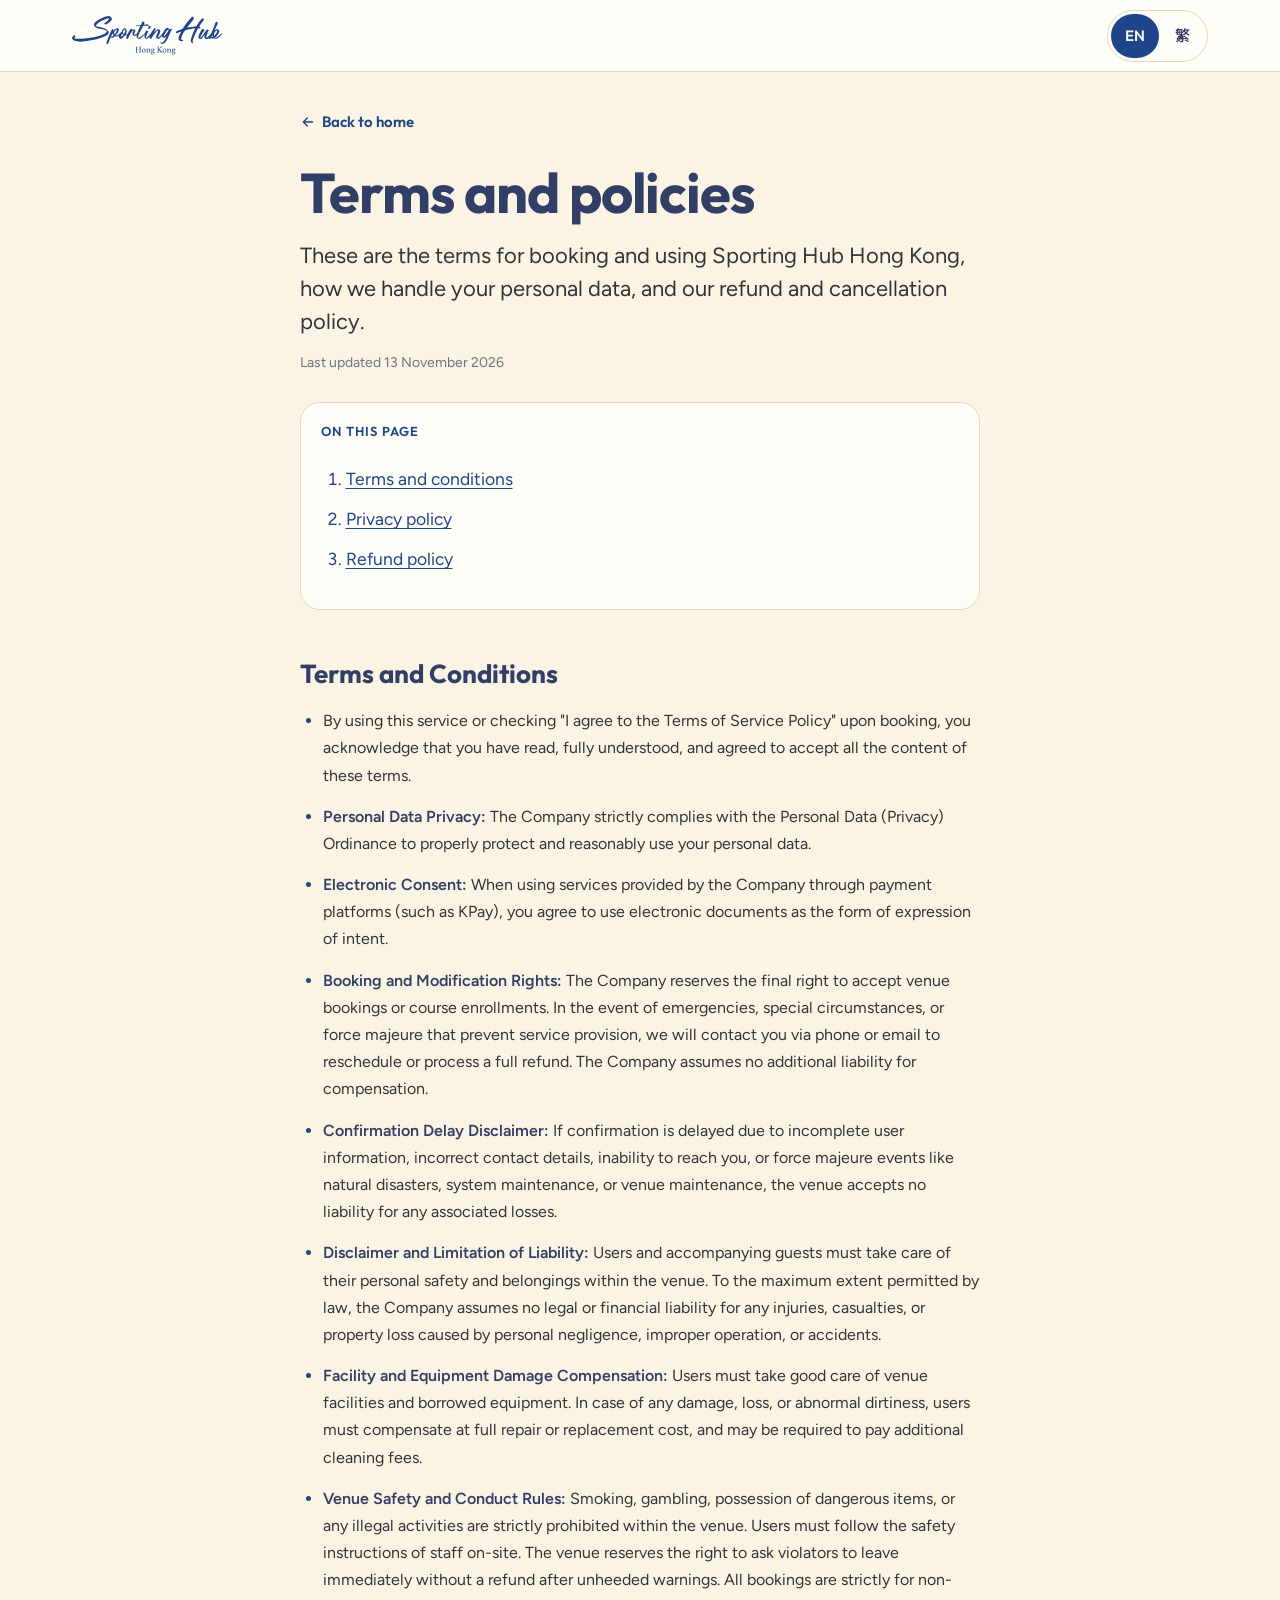
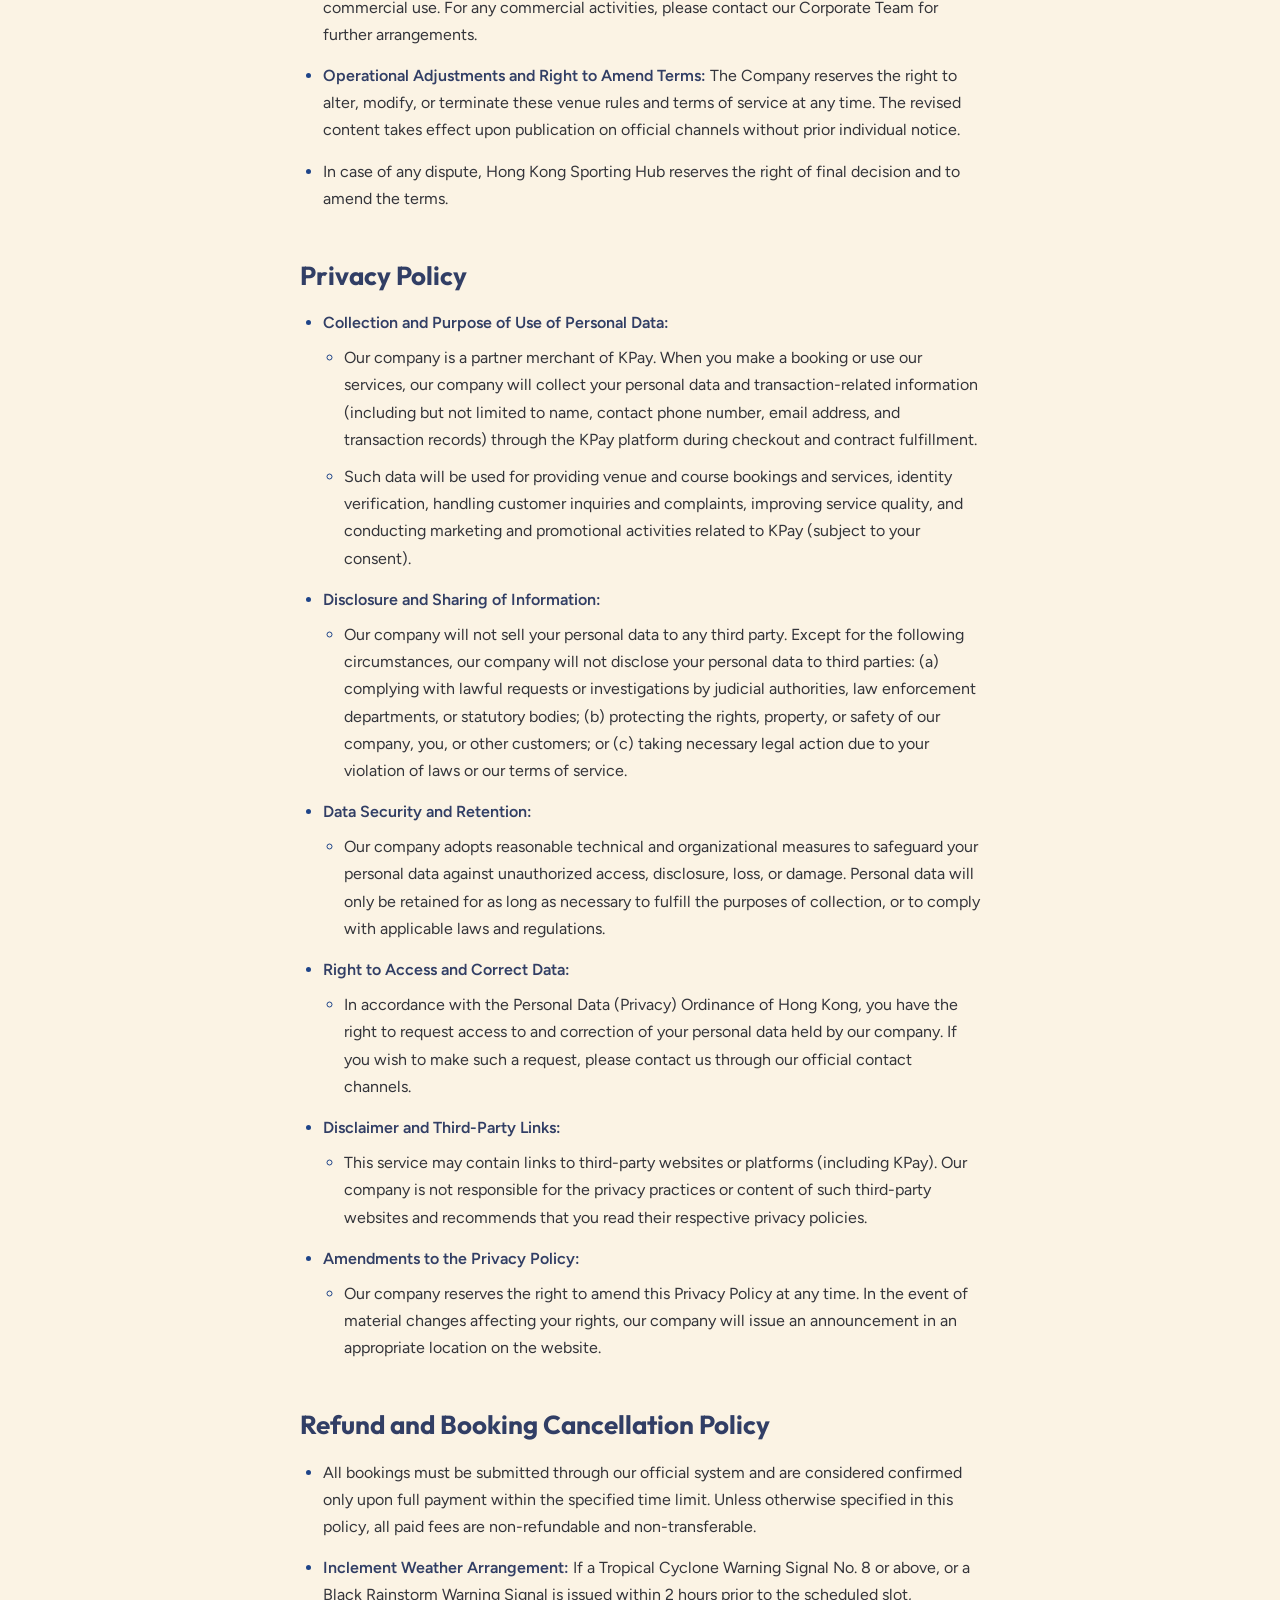
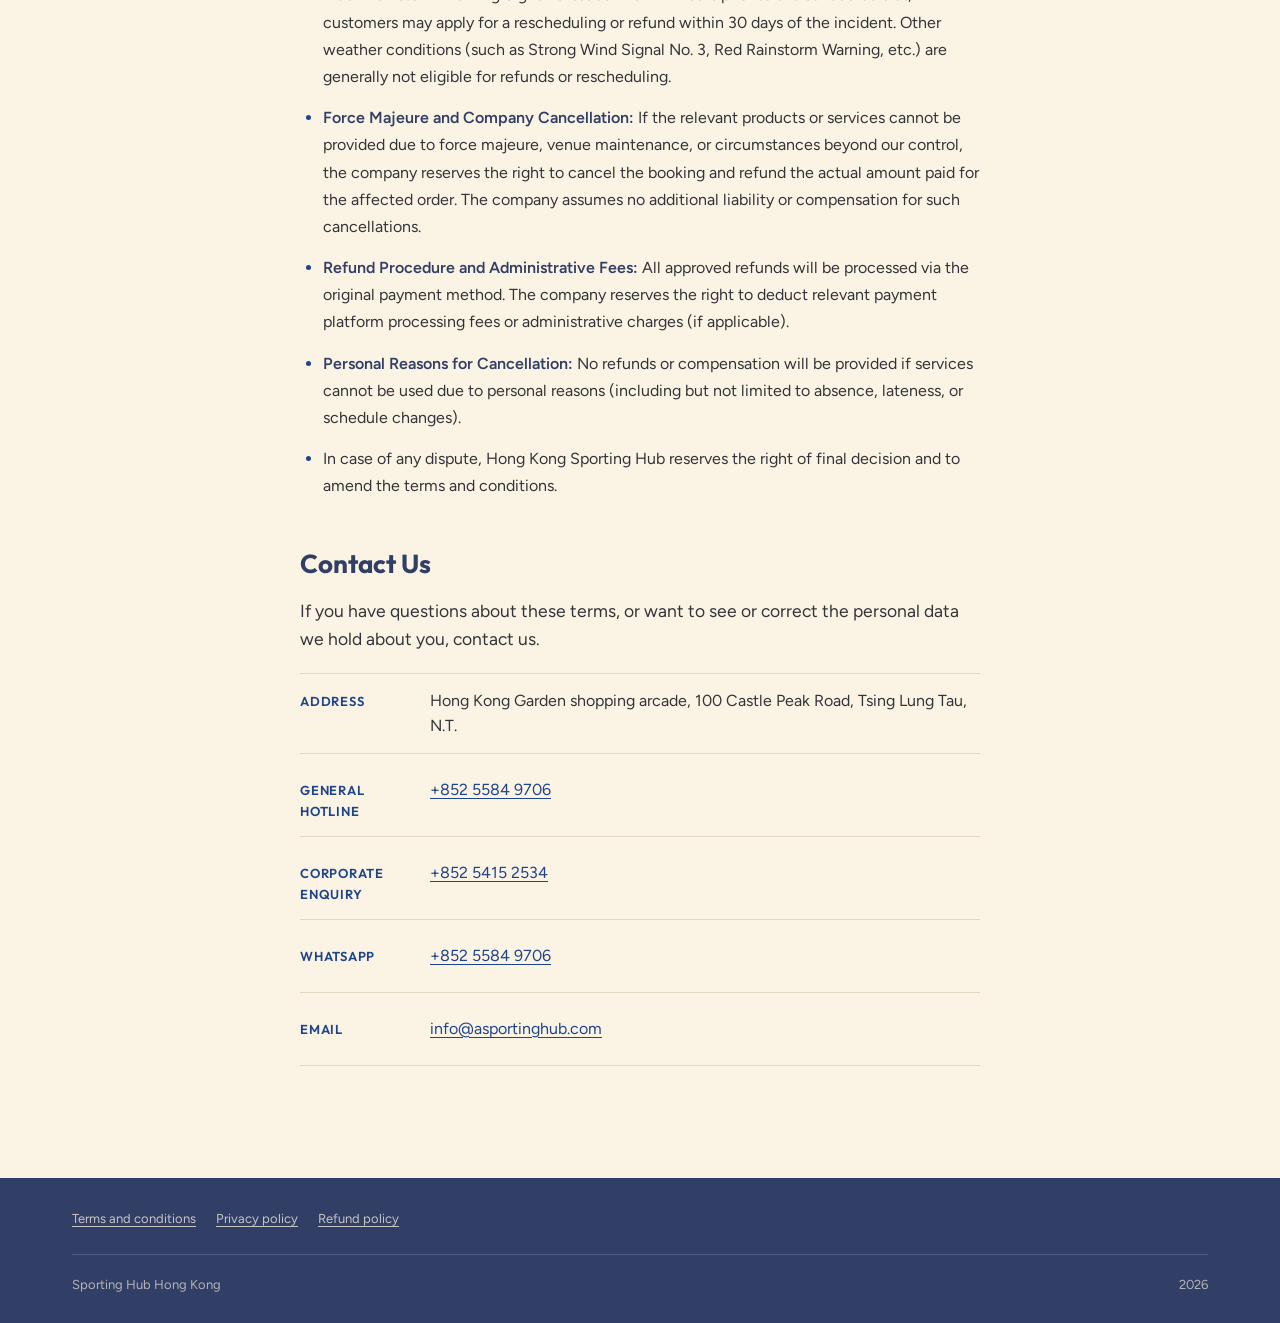
<file: terms.html>
<!DOCTYPE html>
<html lang="en" data-view="client">
<head>
<meta charset="utf-8">
<meta name="viewport" content="width=device-width, initial-scale=1, viewport-fit=cover">
<title>Terms and Policies &middot; Sporting Hub Hong Kong</title>
<meta name="description" content="Terms and conditions, privacy policy, and refund and booking cancellation policy of Sporting Hub Hong Kong. 場地細則與條款、私隱保護政策、退款及取消預訂政策。">
<link rel="preconnect" href="https://fonts.googleapis.com">
<link rel="preconnect" href="https://fonts.gstatic.com" crossorigin>
<link href="https://fonts.googleapis.com/css2?family=Outfit:wght@600;700;800&amp;family=Figtree:wght@400;500;600&amp;family=Barlow+Condensed:wght@600;700&amp;family=EB+Garamond:wght@400;500&amp;family=Noto+Sans+TC:wght@400;500;700;900&amp;family=Noto+Serif+TC:wght@400&amp;display=swap" rel="stylesheet">
<link rel="stylesheet" href="tokens.css">
<link rel="stylesheet" href="site.css">
</head>
<body class="page-terms">
<!-- 2026-10-23: the client's terms, privacy and refund policies, supplied as
     "T&C and Policy 條款與政策.pdf" for KPay merchant approval and filed in
     raw/assets/hksh-terms-2026-10-23/. The legal text below is hers, word for
     word in both languages: do not reword, translate or humanize it. Only the
     page chrome (title, lead, contents, contact, footer) comes from
     strings.js. The Chinese and English bodies sit side by side and site.css
     shows the one matching the language toggle. -->

<header class="nav" id="siteNav">
  <div class="wrap">
    <a class="nav-lockup" href="index.html" aria-label="Sporting Hub Hong Kong, home"><svg data-name="Layer 2" xmlns="http://www.w3.org/2000/svg" viewBox="0 0 157.32 40.38"><defs><style>.cls-1{fill:currentColor;}</style></defs><g data-name="Layer 1"><g class="lk-script"><path class="cls-1" d="M3.5,21.39C3.5,21.78 2.79,23.04 2.57,23.49C3.93,23.64 5.18,23.79 6.56,23.79C13.72,23.79 29.09,21.87 35.14,17.98C35.65,17.65 36.58,16.78 36.58,16.12C36.58,14.59 28.4,13.21 26.96,12.88C25.35,12.52 22.95,10.85 22.95,9.23C22.95,5.27 35.09,0 38.38,0C39.79,0 41.86,1.71 41.86,3.03C41.86,4.79 36.55,8.9 34.82,8.9C34.34,8.9 33.71,8.09 33.44,7.73C35.29,7.43 41.41,1.35 37.96,2.43C33.47,3.78 27.18,6.26 24.87,10.49C29.3,12.38 35.23,11.54 38.14,16.12C38.35,16.51 38.53,16.93 38.53,17.38C38.53,23.31 13.9,26.88 9.17,26.88C7.13,26.88 0,26.19 0,22.98C0,22.44 1.86,20.43 2.28,19.95C2.66,20.25 3.5,20.91 3.5,21.39"/><path class="cls-1" d="M47.19,14.35L47.19,14.23C44.22,15.19 43.77,17.62 44.61,19.23C45.48,18.4 47.19,15.58 47.19,14.35M42.85,18.04C42.28,18.96 40.87,21.24 40.81,21.87C42.13,21.84 43,21 43.66,20.23C42.91,19.5 42.91,18.31 42.85,18.04M43.27,15.37C44.04,14.59 46.56,12.79 47.7,12.79C48.42,12.79 49.23,13.51 49.23,14.32C49.23,15.19 48,18.31 45.6,20.29C47.13,21.27 50.1,18.82 50.96,17.68C51.39,17.8 51.68,18.4 51.12,19.05C48.51,22.11 45.48,21.81 44.95,21.21C44.31,21.78 42.91,22.95 41.74,22.95C41.29,22.95 40.87,22.62 40.45,22.41C40.06,23.43 38.23,29.45 37.45,29.45C37,29.45 36.04,29.06 36.04,28.52C36.04,27.45 41.02,15.7 42.16,13.75C43.12,14.05 43.75,14.29 43.27,15.37"/><path class="cls-1" d="M55.82,13.99C53.96,14.59 52.29,17.86 54.32,19.09C55.43,17.74 56.39,15.7 55.82,13.99M52.68,18.61C52.29,18.94 51.3,21.06 51.45,21.51C51.6,21.93 53.09,21.09 54.02,19.69C53.48,19.59 52.86,19.18 52.68,18.61M59.21,17.71C59.48,17.86 59.5,18.07 59.54,18.4C59.62,19.69 56.48,20.52 55.64,20.52C55.16,20.59 53.12,23.82 51.5,23.94C50.79,24 49.29,22.95 49.23,22.23C49.11,20.59 50.73,16.96 51.54,17.02C51.8,17.05 51.95,17.17 52.02,16.93C52.43,15.37 53.42,13.04 55.16,12.88C56.27,12.79 57.38,14.35 57.44,15.34C57.5,16.3 57.26,18.13 56.18,19.48C57.11,19.41 58.46,18.79 59.21,17.71"/><path class="cls-1" d="M69.04,18.55C68.38,19.62 66.61,20.86 65.29,20.86C64.39,20.86 63.55,19.54 63.49,18.61C63.46,17.8 63.91,17.05 64.21,16.27C64.75,15.01 64.72,14.59 64.18,15.04C61.36,17.2 58.79,23.46 58.61,24.27C58.07,23.97 56.93,23.67 56.9,22.98C56.81,21.66 61.07,13.27 61.87,13.27C62.23,13.27 62.95,14.05 63.16,14.32C63.52,14.2 64.24,13.84 64.6,13.84C65.2,13.84 66.4,14.59 66.43,15.22C66.52,16.3 65.62,17.68 65.26,18.58C64.72,19.96 65.62,20.73 68.88,17.62C69.18,17.98 69.3,18.16 69.04,18.55"/><path class="cls-1" d="M74.76,10.1C72.78,13.84 69.3,19.84 69.36,22.23C69.36,22.8 69.81,22.83 70.2,22.71C72.06,22.11 75.71,18.76 76.91,17.71L77.21,18.13C76.29,19.51 72.09,24.03 70.41,24.03C69.12,24.03 67.71,22.95 67.69,21.63C67.62,19.69 69.81,14.35 71.79,10.19C70.14,10.31 68.55,10.52 66.94,10.79L66.64,10.25C67,9.86 69.48,9.53 72.21,9.32C72.99,7.67 73.74,6.29 74.22,5.48C74.91,5.84 76.07,6.56 76.11,7.07C76.11,7.37 75.78,8.12 75.27,9.14C77.04,9.05 78.53,9.02 79.1,9.02C79.91,9.05 80.42,9.14 80.36,9.92C80.36,10.1 80.33,10.31 80.27,10.49C78.26,10.19 76.5,10.1 74.76,10.1"/><path class="cls-1" d="M81.32,10.43C81.83,10.43 82.61,10.82 82.61,11.32C82.61,11.78 81.11,13.72 80.6,13.72C78.77,13.72 80.24,12.38 80.24,11.54C80.24,11.09 80.78,10.43 81.32,10.43M78.44,15.13C79.01,15.4 80.33,15.64 79.97,16.36C79.01,18.07 78.47,18.64 77.9,20.68C76.25,26.04 80.81,20.52 83.45,17.62C83.71,17.71 83.69,17.71 83.93,17.86C83.42,19.48 80.39,23.79 78.53,23.79C77.9,23.79 77.42,23.7 77.04,23.52C75.69,22.89 75.98,20.77 76.11,19.62C76.32,17.83 77,16.45 77.79,15.58C78.05,15.31 78.29,15.16 78.44,15.13"/><path class="cls-1" d="M83.45,23.13C83.27,23.43 83.12,24 82.76,24C82.67,24 82.58,23.94 82.49,23.91C82.19,23.46 81.11,23.4 81.11,22.68C81.11,20.79 85.15,13.63 86.77,12.64C87.04,12.7 87.79,13.27 87.79,13.66C87.79,13.9 86.14,16.72 85.99,17.02C86.92,16.12 89.32,13.87 90.43,13.87C91.39,13.87 92.68,14.83 92.68,15.91C92.68,17.44 90.37,21.36 90.37,22.44C90.37,23.97 92.79,20.73 95.73,17.59C96.03,17.77 96.24,17.92 96.24,18.31C96.24,19.14 91.66,24.06 90.67,24.06C89.83,24.06 88.27,23.25 88.24,22.26C88.12,19.45 90.25,18.01 90.46,15.7C90.46,13.51 86.89,17.44 83.45,23.13"/><path class="cls-1" d="M100.79,14.32C98.96,15.07 96.63,19.51 96.36,21.42C96.21,23.28 103.61,12.95 100.79,14.32M94.14,28.07C96.3,28.07 98.67,22.68 99.32,21C98.64,21.54 97.62,22.95 96.69,22.95C95.7,22.95 94.38,22.02 94.38,20.97C94.38,18.91 97.86,12.29 100.11,12.29C100.91,12.29 102.38,13.45 102.65,14.2C102.83,14.11 103.7,13 103.88,13C104.18,13 104.63,13.48 104.87,13.66C104.36,14.56 103.19,17.17 102.77,18.1C101.57,20.73 98.7,29.27 95.01,29.27C94.44,29.27 92.73,28.64 92.73,27.98C92.73,27.84 92.86,27.62 92.91,27.5C93.27,27.66 93.75,28.07 94.14,28.07"/><path class="cls-1" d="M125.38,1.19C126.31,0.48 127.77,0.82 127.77,2.93C127.77,3.55 121.6,10.98 120.64,12.18C123.39,11.64 126.78,11.22 129.57,10.92C130.17,10.86 130.5,10.65 130.8,10.14C131.55,8.86 135.83,2.41 137.18,2.36C137.54,2.5 138.32,3.4 138.32,3.82C138.32,4.03 137.09,5.8 136.88,6.34C136.1,6.61 134.03,10.11 133.43,11.01C134.09,11.11 134.93,11.97 134.48,12.66C134.18,13.14 134.03,13.23 133.82,13.23C133.4,13.23 133.1,12.63 132.83,12.63C131.88,12.63 126.45,24.92 126.45,27.04C126.45,27.46 127.08,28 127.38,28.27C127.2,28.45 126.96,28.6 126.66,28.6C125.73,28.6 124.59,27.25 124.59,26.29C124.59,23.03 127.83,16.14 129.3,12.93C126.3,13.35 122.65,14.07 119.68,14.67C117.67,15.09 115.48,20.27 114.89,22.16C114.68,22.85 114.46,23.51 114.46,24.23L114.5,24.74L116.65,25.39C116.32,26 115.82,26.62 115.07,26.62C114.71,26.62 114.38,26.48 114.05,26.32C112.43,25.52 111.77,25.19 111.77,23.24C111.77,20.87 113.81,18.41 114.68,16.2C113.12,16.8 111.47,17.21 110.09,18.18C109.52,18.02 109.16,17.61 108.86,17.1C108.41,15.87 113.6,14.04 115.01,13.77C115.55,13.68 116.18,13.41 116.47,12.96C118.63,9.66 120.44,6.89 123.07,4.02ZM125.38,1.19"/><path class="cls-1" d="M143.65,14.79C142.57,16.77 141.7,18.71 141.11,20.87C139.64,25.73 143.89,20.51 146.38,18.05C146.65,18.14 146.62,18.14 146.86,18.29C146.35,19.91 143.32,24.23 141.46,24.23C138.71,24.23 138.77,22.37 139.1,19.38C138.41,20.3 136.34,24.2 135.2,24.2C134.15,24.2 132.6,23.48 132.6,22.31C132.6,20.45 135.62,14.91 136.67,13.5C138.71,14.22 139.07,14.7 138.92,14.91C135.98,18.92 133.46,23.81 135.02,22.64C136.13,22.01 140.71,14.19 141.82,14.04C142.15,14.04 143.44,14.58 143.65,14.79"/><path class="cls-1" d="M152.58,14.67C150.57,15.36 148.89,17.46 148.89,19.46C148.89,19.97 148.96,20.51 148.96,21.02C150.3,20 152.61,16.74 152.58,14.67M147.37,20.3L147.19,20.27L146.23,22.25C146.77,22.31 147.28,22.28 147.82,21.89C147.67,21.35 147.49,20.84 147.37,20.3M157.32,18.71C156.75,20.15 152.91,23.93 151.26,23.93C150.39,23.93 149.14,23.12 148.5,23.24C148.18,23.3 147.7,23.78 147.34,23.78C146.71,23.78 146.23,23.42 145.87,23.09C145.48,23.48 145.12,24.08 144.52,24.08C144.1,24.08 143.71,23.9 143.32,23.87C143.47,23.3 143.77,23 144.01,22.49C145.93,18.45 147.61,14.22 149.38,10.11C149.64,9.48 150.69,6.16 151.26,6.16C151.77,6.16 152.94,6.82 152.94,7.39C152.94,8.05 150.06,13.95 149.55,15.09C150.15,14.67 151.32,13.68 152.04,13.68C152.82,13.68 154.44,14.79 154.44,15.63C154.44,18.11 151.8,21.23 149.86,22.67C149.91,22.85 150.06,23.03 150.27,23.03C152.28,23.03 155.61,19.52 156.93,18.18C157.23,18.29 157.2,18.39 157.32,18.71"/></g><g class="lk-sub"><path class="cls-1" d="M71.83,37.59C71.83,37.71 71.87,37.8 71.95,37.84C72.03,37.89 72.18,37.93 72.42,37.98C72.48,37.99 72.51,38.04 72.51,38.11C72.51,38.16 72.5,38.21 72.49,38.27C72.34,38.26 72.16,38.25 71.96,38.24C71.76,38.23 71.57,38.22 71.41,38.22C71.25,38.22 71.07,38.23 70.88,38.24C70.7,38.25 70.51,38.26 70.33,38.27C70.32,38.21 70.31,38.16 70.31,38.11C70.31,38.04 70.34,37.99 70.4,37.98C70.62,37.94 70.78,37.89 70.86,37.85C70.95,37.8 70.99,37.71 70.99,37.59L70.99,35.42L68.16,35.42L68.16,37.59C68.16,37.71 68.2,37.8 68.28,37.84C68.36,37.89 68.52,37.93 68.75,37.98C68.82,37.99 68.85,38.04 68.85,38.11C68.85,38.16 68.84,38.21 68.83,38.27C68.68,38.26 68.5,38.25 68.29,38.24C68.09,38.23 67.91,38.22 67.74,38.22C67.57,38.22 67.4,38.23 67.21,38.24C67.03,38.25 66.84,38.26 66.66,38.27C66.64,38.21 66.64,38.16 66.64,38.11C66.64,38.04 66.67,37.99 66.73,37.98C66.95,37.94 67.11,37.89 67.2,37.85C67.28,37.8 67.32,37.71 67.32,37.59L67.32,33.03C67.32,32.97 67.31,32.92 67.3,32.88C67.28,32.84 67.25,32.81 67.21,32.78C67.17,32.75 67.11,32.72 67.04,32.7C66.96,32.68 66.86,32.66 66.75,32.63C66.68,32.62 66.66,32.58 66.66,32.49C66.66,32.45 66.66,32.39 66.67,32.34C66.82,32.35 67,32.36 67.2,32.37C67.39,32.38 67.57,32.38 67.73,32.38C67.9,32.38 68.08,32.38 68.27,32.37C68.45,32.36 68.63,32.35 68.81,32.34C68.82,32.39 68.83,32.45 68.83,32.49C68.83,32.57 68.8,32.62 68.74,32.63C68.51,32.67 68.35,32.71 68.28,32.77C68.2,32.82 68.16,32.91 68.16,33.03L68.16,35.04L70.99,35.04L70.99,33.03C70.99,32.93 70.95,32.84 70.88,32.78C70.81,32.72 70.66,32.67 70.42,32.63C70.36,32.62 70.32,32.58 70.32,32.49C70.32,32.45 70.33,32.39 70.34,32.34C70.49,32.35 70.66,32.36 70.86,32.37C71.07,32.38 71.25,32.38 71.41,32.38C71.57,32.38 71.75,32.38 71.93,32.37C72.11,32.36 72.29,32.35 72.48,32.34C72.49,32.39 72.5,32.45 72.5,32.49C72.5,32.57 72.47,32.62 72.41,32.63C72.18,32.67 72.02,32.71 71.95,32.77C71.87,32.82 71.83,32.91 71.83,33.03ZM71.83,37.59"/><path class="cls-1" d="M74.11,36.03C74.11,36.25 74.13,36.48 74.18,36.71C74.23,36.95 74.3,37.16 74.4,37.35C74.5,37.54 74.62,37.69 74.78,37.81C74.94,37.94 75.12,38 75.35,38C75.69,38 75.95,37.88 76.14,37.64C76.33,37.4 76.43,37.09 76.43,36.71C76.43,36.49 76.4,36.26 76.36,36.02C76.31,35.77 76.24,35.55 76.14,35.35C76.04,35.15 75.91,34.98 75.76,34.85C75.6,34.72 75.4,34.66 75.17,34.66C74.85,34.66 74.59,34.77 74.4,34.98C74.2,35.2 74.11,35.55 74.11,36.03M73.26,36.33C73.26,36.05 73.32,35.79 73.42,35.55C73.52,35.3 73.67,35.09 73.85,34.91C74.03,34.73 74.24,34.59 74.48,34.48C74.72,34.38 74.98,34.32 75.27,34.32C75.56,34.32 75.83,34.37 76.07,34.47C76.32,34.57 76.53,34.71 76.71,34.88C76.89,35.05 77.02,35.27 77.12,35.51C77.22,35.76 77.27,36.04 77.27,36.33C77.27,36.61 77.22,36.87 77.11,37.11C77.01,37.36 76.87,37.57 76.69,37.75C76.51,37.93 76.3,38.07 76.05,38.17C75.81,38.28 75.55,38.33 75.27,38.33C74.97,38.33 74.7,38.28 74.46,38.18C74.21,38.09 74,37.95 73.82,37.77C73.65,37.6 73.51,37.39 73.41,37.14C73.31,36.9 73.26,36.62 73.26,36.33"/><path class="cls-1" d="M81.85,37.71C81.85,37.8 81.9,37.87 82.01,37.91C82.12,37.96 82.23,37.99 82.37,38.02C82.42,38.03 82.45,38.07 82.45,38.12C82.45,38.16 82.44,38.21 82.43,38.27C82.27,38.26 82.12,38.25 81.97,38.24C81.82,38.23 81.66,38.22 81.49,38.22C81.32,38.22 81.16,38.23 81,38.24C80.85,38.25 80.69,38.26 80.54,38.27C80.52,38.21 80.52,38.16 80.52,38.12C80.52,38.07 80.54,38.03 80.6,38.02C80.72,37.99 80.84,37.96 80.94,37.91C81.04,37.87 81.09,37.8 81.09,37.71L81.09,35.95C81.09,35.8 81.08,35.66 81.07,35.54C81.05,35.41 81.01,35.3 80.96,35.21C80.91,35.11 80.84,35.04 80.76,34.99C80.67,34.94 80.56,34.91 80.42,34.91C80.27,34.91 80.12,34.94 79.98,34.99C79.84,35.04 79.71,35.12 79.6,35.22C79.49,35.32 79.4,35.44 79.34,35.58C79.27,35.73 79.24,35.89 79.24,36.07L79.24,37.71C79.24,37.8 79.29,37.87 79.4,37.91C79.5,37.96 79.61,37.99 79.73,38.02C79.79,38.03 79.82,38.07 79.82,38.12C79.82,38.16 79.81,38.21 79.8,38.27C79.64,38.26 79.49,38.25 79.34,38.24C79.19,38.23 79.03,38.22 78.86,38.22C78.68,38.22 78.52,38.23 78.36,38.24C78.2,38.25 78.05,38.26 77.9,38.27C77.89,38.21 77.88,38.16 77.88,38.12C77.88,38.07 77.91,38.03 77.96,38.02C78.09,37.99 78.21,37.96 78.32,37.91C78.43,37.87 78.48,37.8 78.48,37.7L78.48,35.26C78.48,35.08 78.45,34.95 78.39,34.87C78.33,34.79 78.19,34.75 77.98,34.73C77.9,34.71 77.86,34.67 77.86,34.6C77.86,34.57 77.87,34.53 77.88,34.48C77.96,34.48 78.07,34.48 78.21,34.47C78.35,34.46 78.46,34.45 78.56,34.44C78.7,34.41 78.82,34.39 78.93,34.36C79.04,34.34 79.12,34.32 79.16,34.32C79.25,34.32 79.29,34.37 79.29,34.46C79.29,34.54 79.29,34.64 79.27,34.76C79.25,34.88 79.24,35.03 79.24,35.22C79.5,34.93 79.74,34.71 79.98,34.56C80.21,34.4 80.47,34.32 80.75,34.32C81.12,34.32 81.39,34.43 81.57,34.64C81.75,34.86 81.85,35.15 81.85,35.53ZM81.85,37.71"/><path class="cls-1" d="M84.74,36.55C84.96,36.55 85.14,36.48 85.27,36.34C85.4,36.19 85.47,35.99 85.47,35.74C85.47,35.61 85.46,35.48 85.43,35.35C85.4,35.22 85.36,35.11 85.29,35C85.22,34.89 85.14,34.81 85.02,34.75C84.91,34.68 84.77,34.65 84.61,34.65C84.39,34.65 84.23,34.71 84.11,34.85C83.98,34.99 83.92,35.18 83.92,35.42C83.92,35.56 83.94,35.69 83.96,35.83C83.99,35.96 84.04,36.08 84.1,36.19C84.16,36.3 84.25,36.39 84.35,36.45C84.45,36.52 84.59,36.55 84.74,36.55M83.73,38.14C83.58,38.28 83.5,38.45 83.48,38.66C83.48,38.71 83.47,38.76 83.47,38.81L83.47,38.96C83.48,39.09 83.51,39.21 83.57,39.34C83.63,39.46 83.72,39.57 83.83,39.67C83.95,39.77 84.09,39.84 84.25,39.9C84.42,39.96 84.62,39.99 84.84,39.99C85.25,39.99 85.55,39.9 85.74,39.72C85.93,39.54 86.03,39.31 86.03,39.04C86.03,38.93 86,38.82 85.95,38.73C85.91,38.63 85.82,38.55 85.71,38.48C85.6,38.41 85.45,38.36 85.26,38.32C85.08,38.28 84.85,38.26 84.57,38.26C84.41,38.26 84.26,38.25 84.12,38.23C83.97,38.21 83.84,38.18 83.73,38.14M83.51,38.04C83.25,37.89 83.12,37.67 83.12,37.39C83.12,37.09 83.32,36.84 83.71,36.65C83.55,36.55 83.41,36.41 83.32,36.24C83.22,36.07 83.17,35.86 83.17,35.61C83.17,35.44 83.21,35.28 83.29,35.12C83.37,34.97 83.48,34.83 83.62,34.71C83.75,34.59 83.91,34.5 84.09,34.43C84.27,34.36 84.45,34.32 84.65,34.32C84.95,34.32 85.19,34.36 85.37,34.43C85.55,34.5 85.71,34.59 85.84,34.7L86.73,34.31C86.79,34.36 86.84,34.41 86.87,34.48C86.9,34.55 86.92,34.61 86.92,34.67C86.92,34.8 86.87,34.87 86.78,34.87L86.46,34.86C86.34,34.86 86.21,34.88 86.04,34.91C86.19,35.1 86.26,35.33 86.26,35.6C86.26,35.79 86.22,35.95 86.13,36.11C86.05,36.27 85.94,36.4 85.79,36.51C85.65,36.62 85.48,36.71 85.28,36.77C85.08,36.84 84.87,36.87 84.65,36.87C84.52,36.87 84.41,36.86 84.29,36.84C84.18,36.83 84.07,36.8 83.97,36.77C83.81,36.84 83.7,36.91 83.64,36.98C83.59,37.05 83.55,37.12 83.55,37.19C83.55,37.24 83.57,37.29 83.6,37.33C83.63,37.38 83.68,37.41 83.77,37.45C83.85,37.48 83.96,37.51 84.11,37.53C84.25,37.55 84.44,37.56 84.67,37.56C84.94,37.56 85.2,37.58 85.43,37.62C85.67,37.66 85.88,37.73 86.07,37.83C86.25,37.93 86.39,38.05 86.5,38.21C86.6,38.36 86.66,38.55 86.66,38.77C86.66,39.02 86.61,39.24 86.51,39.44C86.41,39.64 86.27,39.8 86.09,39.95C85.92,40.09 85.7,40.2 85.46,40.27C85.21,40.34 84.94,40.38 84.64,40.38C84.08,40.38 83.64,40.28 83.32,40.07C83,39.87 82.84,39.55 82.84,39.1C82.84,38.96 82.87,38.84 82.91,38.73C82.95,38.62 83,38.52 83.06,38.43C83.12,38.34 83.2,38.26 83.28,38.2C83.36,38.13 83.44,38.08 83.51,38.04"/><path class="cls-1" d="M90.84,35.32L90.84,37.59C90.84,37.71 90.88,37.8 90.96,37.85C91.03,37.89 91.17,37.94 91.38,37.98C91.41,37.99 91.43,38 91.45,38.02C91.46,38.04 91.47,38.07 91.47,38.12C91.47,38.16 91.47,38.21 91.46,38.27C91.27,38.25 91.08,38.25 90.91,38.24C90.73,38.23 90.57,38.22 90.42,38.22C90.27,38.22 90.09,38.23 89.9,38.24C89.7,38.25 89.52,38.25 89.34,38.27C89.32,38.21 89.32,38.16 89.32,38.12C89.32,38.04 89.35,37.99 89.41,37.98C89.63,37.93 89.79,37.89 89.88,37.84C89.96,37.8 90,37.71 90,37.59L90,33.02C90,32.9 89.96,32.81 89.88,32.76C89.79,32.71 89.63,32.67 89.41,32.63C89.35,32.62 89.32,32.57 89.32,32.48C89.32,32.45 89.32,32.39 89.34,32.34C89.51,32.35 89.7,32.36 89.89,32.37C90.09,32.38 90.26,32.38 90.41,32.38C90.57,32.38 90.74,32.38 90.93,32.37C91.12,32.36 91.32,32.35 91.51,32.34C91.52,32.39 91.53,32.45 91.53,32.48C91.53,32.57 91.5,32.62 91.44,32.63C91.21,32.67 91.05,32.71 90.97,32.76C90.89,32.81 90.84,32.9 90.84,33.02L90.84,35.2L92.93,33.12C92.96,33.09 93,33.05 93.02,33.01C93.05,32.96 93.07,32.91 93.07,32.87C93.07,32.8 93.03,32.75 92.96,32.72C92.89,32.68 92.8,32.66 92.69,32.64C92.63,32.64 92.6,32.58 92.6,32.48C92.6,32.45 92.6,32.39 92.62,32.34C92.79,32.35 92.96,32.36 93.14,32.37C93.31,32.38 93.47,32.38 93.61,32.38C93.75,32.38 93.88,32.38 94.03,32.37C94.18,32.36 94.31,32.35 94.43,32.34C94.44,32.39 94.45,32.45 94.45,32.48C94.45,32.57 94.42,32.63 94.35,32.65C94.22,32.68 94.09,32.71 93.98,32.76C93.87,32.8 93.76,32.88 93.65,32.98L91.62,34.98L94.08,37.62C94.18,37.73 94.29,37.81 94.39,37.86C94.49,37.9 94.61,37.94 94.75,37.96C94.83,37.97 94.86,38.02 94.86,38.12C94.86,38.16 94.86,38.21 94.84,38.27C94.66,38.25 94.45,38.25 94.23,38.24C94.01,38.23 93.82,38.22 93.66,38.22C93.49,38.22 93.31,38.23 93.13,38.24C92.94,38.25 92.75,38.25 92.54,38.27C92.53,38.21 92.53,38.16 92.53,38.12C92.53,38.04 92.56,37.99 92.62,37.98C92.89,37.96 93.03,37.89 93.03,37.75C93.03,37.69 93,37.63 92.94,37.57ZM90.84,35.32"/><path class="cls-1" d="M95.85,36.03C95.85,36.25 95.88,36.48 95.92,36.71C95.97,36.95 96.04,37.16 96.14,37.35C96.24,37.54 96.37,37.69 96.53,37.81C96.68,37.94 96.87,38 97.09,38C97.43,38 97.7,37.88 97.89,37.64C98.08,37.4 98.17,37.09 98.17,36.71C98.17,36.49 98.15,36.26 98.1,36.02C98.06,35.77 97.99,35.55 97.89,35.35C97.79,35.15 97.66,34.98 97.5,34.85C97.34,34.72 97.14,34.66 96.91,34.66C96.59,34.66 96.34,34.77 96.14,34.98C95.95,35.2 95.85,35.55 95.85,36.03M95.01,36.33C95.01,36.05 95.06,35.79 95.16,35.55C95.27,35.3 95.41,35.09 95.59,34.91C95.77,34.73 95.98,34.59 96.23,34.48C96.47,34.38 96.73,34.32 97.01,34.32C97.3,34.32 97.57,34.37 97.82,34.47C98.07,34.57 98.28,34.71 98.45,34.88C98.63,35.05 98.77,35.27 98.87,35.51C98.96,35.76 99.02,36.04 99.02,36.33C99.02,36.61 98.96,36.87 98.86,37.11C98.75,37.36 98.61,37.57 98.43,37.75C98.25,37.93 98.04,38.07 97.8,38.17C97.55,38.28 97.29,38.33 97.01,38.33C96.72,38.33 96.45,38.28 96.2,38.18C95.96,38.09 95.75,37.95 95.57,37.77C95.39,37.6 95.25,37.39 95.16,37.14C95.05,36.9 95.01,36.62 95.01,36.33"/><path class="cls-1" d="M103.59,37.71C103.59,37.8 103.64,37.87 103.75,37.91C103.86,37.96 103.98,37.99 104.11,38.02C104.17,38.03 104.19,38.07 104.19,38.12C104.19,38.16 104.19,38.21 104.18,38.27C104.02,38.26 103.87,38.25 103.72,38.24C103.57,38.23 103.41,38.22 103.23,38.22C103.07,38.22 102.91,38.23 102.75,38.24C102.59,38.25 102.43,38.26 102.28,38.27C102.27,38.21 102.26,38.16 102.26,38.12C102.26,38.07 102.29,38.03 102.34,38.02C102.47,37.99 102.58,37.96 102.68,37.91C102.79,37.87 102.84,37.8 102.84,37.71L102.84,35.95C102.84,35.8 102.83,35.66 102.81,35.54C102.79,35.41 102.76,35.3 102.71,35.21C102.66,35.11 102.59,35.04 102.5,34.99C102.41,34.94 102.3,34.91 102.16,34.91C102.02,34.91 101.87,34.94 101.73,34.99C101.58,35.04 101.46,35.12 101.35,35.22C101.23,35.32 101.15,35.44 101.08,35.58C101.02,35.73 100.98,35.89 100.98,36.07L100.98,37.71C100.98,37.8 101.04,37.87 101.14,37.91C101.25,37.96 101.36,37.99 101.48,38.02C101.53,38.03 101.56,38.07 101.56,38.12C101.56,38.16 101.55,38.21 101.54,38.27C101.39,38.26 101.23,38.25 101.08,38.24C100.93,38.23 100.77,38.22 100.6,38.22C100.43,38.22 100.26,38.23 100.1,38.24C99.95,38.25 99.79,38.26 99.64,38.27C99.63,38.21 99.62,38.16 99.62,38.12C99.62,38.07 99.65,38.03 99.71,38.02C99.84,37.99 99.96,37.96 100.07,37.91C100.18,37.87 100.23,37.8 100.23,37.7L100.23,35.26C100.23,35.08 100.2,34.95 100.14,34.87C100.07,34.79 99.93,34.75 99.73,34.73C99.65,34.71 99.61,34.67 99.61,34.6C99.61,34.57 99.61,34.53 99.62,34.48C99.7,34.48 99.81,34.48 99.95,34.47C100.09,34.46 100.21,34.45 100.3,34.44C100.44,34.41 100.57,34.39 100.68,34.36C100.79,34.34 100.86,34.32 100.91,34.32C101,34.32 101.04,34.37 101.04,34.46C101.04,34.54 101.03,34.64 101.01,34.76C100.99,34.88 100.98,35.03 100.98,35.22C101.24,34.93 101.49,34.71 101.72,34.56C101.96,34.4 102.22,34.32 102.5,34.32C102.86,34.32 103.14,34.43 103.32,34.64C103.5,34.86 103.59,35.15 103.59,35.53ZM103.59,37.71"/><path class="cls-1" d="M106.48,36.55C106.71,36.55 106.88,36.48 107.02,36.34C107.15,36.19 107.21,35.99 107.21,35.74C107.21,35.61 107.2,35.48 107.17,35.35C107.15,35.22 107.1,35.11 107.04,35C106.97,34.89 106.88,34.81 106.77,34.75C106.66,34.68 106.52,34.65 106.35,34.65C106.14,34.65 105.97,34.71 105.85,34.85C105.73,34.99 105.67,35.18 105.67,35.42C105.67,35.56 105.68,35.69 105.71,35.83C105.73,35.96 105.78,36.08 105.84,36.19C105.91,36.3 105.99,36.39 106.09,36.45C106.2,36.52 106.33,36.55 106.48,36.55M105.47,38.14C105.32,38.28 105.25,38.45 105.23,38.66C105.22,38.71 105.22,38.76 105.22,38.81L105.22,38.96C105.22,39.09 105.26,39.21 105.32,39.34C105.38,39.46 105.46,39.57 105.58,39.67C105.69,39.77 105.83,39.84 106,39.9C106.17,39.96 106.36,39.99 106.59,39.99C107,39.99 107.3,39.9 107.49,39.72C107.68,39.54 107.77,39.31 107.77,39.04C107.77,38.93 107.75,38.82 107.7,38.73C107.65,38.63 107.57,38.55 107.46,38.48C107.34,38.41 107.19,38.36 107.01,38.32C106.82,38.28 106.59,38.26 106.32,38.26C106.16,38.26 106.01,38.25 105.86,38.23C105.71,38.21 105.58,38.18 105.47,38.14M105.25,38.04C105,37.89 104.87,37.67 104.87,37.39C104.87,37.09 105.07,36.84 105.46,36.65C105.29,36.55 105.16,36.41 105.06,36.24C104.96,36.07 104.91,35.86 104.91,35.61C104.91,35.44 104.95,35.28 105.04,35.12C105.11,34.97 105.22,34.83 105.36,34.71C105.5,34.59 105.66,34.5 105.83,34.43C106.01,34.36 106.2,34.32 106.39,34.32C106.7,34.32 106.93,34.36 107.11,34.43C107.29,34.5 107.45,34.59 107.58,34.7L108.47,34.31C108.54,34.36 108.59,34.41 108.62,34.48C108.64,34.55 108.66,34.61 108.66,34.67C108.66,34.8 108.62,34.87 108.53,34.87L108.2,34.86C108.09,34.86 107.95,34.88 107.79,34.91C107.93,35.1 108,35.33 108,35.6C108,35.79 107.96,35.95 107.88,36.11C107.79,36.27 107.68,36.4 107.54,36.51C107.39,36.62 107.22,36.71 107.02,36.77C106.83,36.84 106.62,36.87 106.39,36.87C106.27,36.87 106.15,36.86 106.04,36.84C105.92,36.83 105.81,36.8 105.71,36.77C105.56,36.84 105.45,36.91 105.39,36.98C105.33,37.05 105.3,37.12 105.3,37.19C105.3,37.24 105.31,37.29 105.34,37.33C105.38,37.38 105.43,37.41 105.51,37.45C105.59,37.48 105.7,37.51 105.85,37.53C106,37.55 106.19,37.56 106.41,37.56C106.68,37.56 106.94,37.58 107.18,37.62C107.42,37.66 107.63,37.73 107.81,37.83C107.99,37.93 108.14,38.05 108.24,38.21C108.35,38.36 108.4,38.55 108.4,38.77C108.4,39.02 108.35,39.24 108.25,39.44C108.15,39.64 108.02,39.8 107.84,39.95C107.66,40.09 107.45,40.2 107.2,40.27C106.95,40.34 106.68,40.38 106.39,40.38C105.82,40.38 105.38,40.28 105.07,40.07C104.75,39.87 104.59,39.55 104.59,39.1C104.59,38.96 104.61,38.84 104.65,38.73C104.7,38.62 104.75,38.52 104.81,38.43C104.87,38.34 104.95,38.26 105.02,38.2C105.11,38.13 105.18,38.08 105.25,38.04"/></g></g></svg></a>
    <div class="nav-right">
      <div class="lang-toggle" role="group" data-str-aria="nav.lang_aria">
        <button type="button" data-lang="en" aria-pressed="true">EN</button><button type="button" data-lang="zh" aria-pressed="false">繁</button>
      </div>
    </div>
  </div>
</header>

<main class="legal-page">
  <div class="wrap legal-wrap">
    <a class="text-link legal-back" href="index.html"><svg class="arrow" viewBox="0 0 24 24" fill="none" aria-hidden="true"><path d="M19 12H5M11 6l-6 6 6 6" stroke="currentColor" stroke-width="2" stroke-linecap="round" stroke-linejoin="round"/></svg><span data-str="terms.back"></span></a>
    <h1 class="h-section legal-title" data-str="terms.title"></h1>
    <p class="lead" data-str="terms.lead"></p>
    <p class="legal-updated" data-str="terms.updated"></p>

    <div class="legal-toc">
      <span class="eyebrow" data-str="terms.toc"></span>
      <ol>
        <li><a href="#terms" data-str="footer.linkTerms"></a></li>
        <li><a href="#privacy" data-str="footer.linkPrivacy"></a></li>
        <li><a href="#refund" data-str="footer.linkRefund"></a></li>
      </ol>
    </div>

    <section class="legal-sec" id="terms">
      <div class="legal-zh" lang="zh-Hant">
        <h2>場地細則與條款</h2>
        <ul>
          <li>當您使用本服務或於預訂時勾選「我同意服務條款政策」，即表示您已閱讀、充分瞭解並同意接受本條款之全部內容。</li>
          <li><strong>個人資料私隱：</strong>本公司嚴格遵守《個人資料（私隱）條例》，妥善保護並合理使用您的個人資料。</li>
          <li><strong>電子文件同意：</strong>當您使用本公司經由支付平台（如 KPay 等）提供之服務時，即同意以電子文件作為意思表示之方式。</li>
          <li><strong>預訂與變更權利：</strong>本公司保留是否接納場地預約或課程報名的最終決定權。如因突發狀況、特殊原因或不可抗力事件致無法提供服務，我們將以電話或電郵等方式聯繫您安排改期或全額退款，本公司不承擔額外賠償責任。</li>
          <li><strong>確認延遲免責：</strong>如因使用者資料填寫不完整、聯絡資料有誤、無法聯繫，或遇天災、系統維護、場地保養等情況，確認時間將順延，本場地概不承擔因此衍生之相關損失。</li>
          <li><strong>免責聲明與責任限制：</strong>使用者及隨行人員於本公司之場地內須自行注意人身及財物安全。對於因個人疏忽、不當操作或意外導致之任何傷亡或財物損失，本公司在法律允許的最大範圍內不承擔法律與賠償責任。</li>
          <li><strong>設施與器材損壞賠償：</strong>使用者應愛護場地設施及借用器材。如有任何損壞、遺失或異常髒亂，使用者須按原廠修復價格或重置成本全額賠償，並可能需支付額外清潔費用。</li>
          <li><strong>場地安全與使用規範：</strong>場地內嚴禁吸煙、賭博、攜帶危險品或進行任何違法活動。使用者須遵守現場工作人員之安全指引，如有違規且經勸阻無效者，本場地有權要求其立即離場且不予退款。所有預約均不得用於任何商業活動；如需進行商業用途，請聯絡我們的企業團隊作進一步安排。</li>
          <li><strong>營運調整與條款修改權：</strong>本公司保留隨時變更、修改或終止本場地細則與服務條款之權利，修訂後之內容自更新公布於官方管道起生效，恕不另行個別通知。</li>
          <li>如有任何爭議，Hong Kong Sporting Hub 保留最終決定權及修改條款之權利。</li>
        </ul>
      </div>
      <div class="legal-en" lang="en">
        <h2>Terms and Conditions</h2>
        <ul>
          <li>By using this service or checking "I agree to the Terms of Service Policy" upon booking, you acknowledge that you have read, fully understood, and agreed to accept all the content of these terms.</li>
          <li><strong>Personal Data Privacy:</strong> The Company strictly complies with the Personal Data (Privacy) Ordinance to properly protect and reasonably use your personal data.</li>
          <li><strong>Electronic Consent:</strong> When using services provided by the Company through payment platforms (such as KPay), you agree to use electronic documents as the form of expression of intent.</li>
          <li><strong>Booking and Modification Rights:</strong> The Company reserves the final right to accept venue bookings or course enrollments. In the event of emergencies, special circumstances, or force majeure that prevent service provision, we will contact you via phone or email to reschedule or process a full refund. The Company assumes no additional liability for compensation.</li>
          <li><strong>Confirmation Delay Disclaimer:</strong> If confirmation is delayed due to incomplete user information, incorrect contact details, inability to reach you, or force majeure events like natural disasters, system maintenance, or venue maintenance, the venue accepts no liability for any associated losses.</li>
          <li><strong>Disclaimer and Limitation of Liability:</strong> Users and accompanying guests must take care of their personal safety and belongings within the venue. To the maximum extent permitted by law, the Company assumes no legal or financial liability for any injuries, casualties, or property loss caused by personal negligence, improper operation, or accidents.</li>
          <li><strong>Facility and Equipment Damage Compensation:</strong> Users must take good care of venue facilities and borrowed equipment. In case of any damage, loss, or abnormal dirtiness, users must compensate at full repair or replacement cost, and may be required to pay additional cleaning fees.</li>
          <li><strong>Venue Safety and Conduct Rules:</strong> Smoking, gambling, possession of dangerous items, or any illegal activities are strictly prohibited within the venue. Users must follow the safety instructions of staff on-site. The venue reserves the right to ask violators to leave immediately without a refund after unheeded warnings. All bookings are strictly for non-commercial use. For any commercial activities, please contact our Corporate Team for further arrangements.</li>
          <li><strong>Operational Adjustments and Right to Amend Terms:</strong> The Company reserves the right to alter, modify, or terminate these venue rules and terms of service at any time. The revised content takes effect upon publication on official channels without prior individual notice.</li>
          <li>In case of any dispute, Hong Kong Sporting Hub reserves the right of final decision and to amend the terms.</li>
        </ul>
      </div>
    </section>

    <section class="legal-sec" id="privacy">
      <div class="legal-zh" lang="zh-Hant">
        <h2>私隱保護政策</h2>
        <ul>
          <li><strong>個人資料之收集及使用目的：</strong>
            <ul>
              <li>本公司為 KPay 之合作商戶。當閣下進行預訂或使用服務時，本公司將透過 KPay 平台於結帳及履行合約過程中收集閣下的個人資料及消費相關資訊（包括但不限於姓名、聯絡電話、電郵地址及交易紀錄）。</li>
              <li>該等資料將用於提供場地、課程預訂與服務、身份核實、處理客戶查詢及投訴、改善服務質素，以及進行與 KPay 相關之行銷推廣活動（如獲得閣下同意）。</li>
            </ul>
          </li>
          <li><strong>資料披露與共享：</strong>
            <ul>
              <li>本公司不會向任何第三方出售閣下的個人資料。除以下情況外，本公司亦不會向第三方披露閣下的個人資料：(a) 配合司法機關、執法部門或法定機構之依法要求或調查；(b) 為保障本公司、閣下或其他客戶之權益、財產或安全；或 (c) 因閣下違反法例或本公司服務條款而有必要採取法律行動。</li>
            </ul>
          </li>
          <li><strong>資料安全與保存：</strong>
            <ul>
              <li>本公司採取合理的技術及組織措施保障閣下的個人資料免受未獲授權的存取、披露、遺失或損壞。個人資料僅會保存至達到收集目的所需的期限，或遵守相關法律法規規定的保存期限。</li>
            </ul>
          </li>
          <li><strong>查閱及更正資料權利：</strong>
            <ul>
              <li>根據香港《個人資料（私隱）條例》，閣下有權查閱及要求更正本公司所持有的閣下個人資料。如需提出要求，請透過本公司官方聯絡方式與我們聯絡。</li>
            </ul>
          </li>
          <li><strong>免責聲明與第三方連結：</strong>
            <ul>
              <li>本服務可能包含前往第三方網站或平台（包括 KPay）的連結。本公司對於該等第三方網站的私隱做法或內容概不負責，建議閣下閱讀該等第三方的私隱政策。</li>
            </ul>
          </li>
          <li><strong>私隱政策之修訂：</strong>
            <ul>
              <li>本公司保留隨時修改本私隱政策之權利。如有涉及閣下權益之重大變更，本公司將於網站適當位置予以公告。</li>
            </ul>
          </li>
        </ul>
      </div>
      <div class="legal-en" lang="en">
        <h2>Privacy Policy</h2>
        <ul>
          <li><strong>Collection and Purpose of Use of Personal Data:</strong>
            <ul>
              <li>Our company is a partner merchant of KPay. When you make a booking or use our services, our company will collect your personal data and transaction-related information (including but not limited to name, contact phone number, email address, and transaction records) through the KPay platform during checkout and contract fulfillment.</li>
              <li>Such data will be used for providing venue and course bookings and services, identity verification, handling customer inquiries and complaints, improving service quality, and conducting marketing and promotional activities related to KPay (subject to your consent).</li>
            </ul>
          </li>
          <li><strong>Disclosure and Sharing of Information:</strong>
            <ul>
              <li>Our company will not sell your personal data to any third party. Except for the following circumstances, our company will not disclose your personal data to third parties: (a) complying with lawful requests or investigations by judicial authorities, law enforcement departments, or statutory bodies; (b) protecting the rights, property, or safety of our company, you, or other customers; or (c) taking necessary legal action due to your violation of laws or our terms of service.</li>
            </ul>
          </li>
          <li><strong>Data Security and Retention:</strong>
            <ul>
              <li>Our company adopts reasonable technical and organizational measures to safeguard your personal data against unauthorized access, disclosure, loss, or damage. Personal data will only be retained for as long as necessary to fulfill the purposes of collection, or to comply with applicable laws and regulations.</li>
            </ul>
          </li>
          <li><strong>Right to Access and Correct Data:</strong>
            <ul>
              <li>In accordance with the Personal Data (Privacy) Ordinance of Hong Kong, you have the right to request access to and correction of your personal data held by our company. If you wish to make such a request, please contact us through our official contact channels.</li>
            </ul>
          </li>
          <li><strong>Disclaimer and Third-Party Links:</strong>
            <ul>
              <li>This service may contain links to third-party websites or platforms (including KPay). Our company is not responsible for the privacy practices or content of such third-party websites and recommends that you read their respective privacy policies.</li>
            </ul>
          </li>
          <li><strong>Amendments to the Privacy Policy:</strong>
            <ul>
              <li>Our company reserves the right to amend this Privacy Policy at any time. In the event of material changes affecting your rights, our company will issue an announcement in an appropriate location on the website.</li>
            </ul>
          </li>
        </ul>
      </div>
    </section>

    <section class="legal-sec" id="refund">
      <div class="legal-zh" lang="zh-Hant">
        <h2>退款及取消預訂政策</h2>
        <ul>
          <li>所有預訂必須透過本公司官方系統提交，並於指定時限內完成全額付款後方為確認。除本政策另有規定外，所有已支付之費用概不退還，亦不可轉讓。</li>
          <li><strong>惡劣天氣安排：</strong>如於預訂時段前 2 小時內發出八號或以上熱帶氣旋警告信號或黑色暴雨警告信號，顧客可於事發後 30 天內申請改期或退款。其他天氣狀況（如三號強風信號、紅色暴雨警告等）一般不設退款或改期。</li>
          <li><strong>不可抗力及本公司取消：</strong>如因不可抗力、場地維修或本公司無法控制之情況而未能提供相關產品或服務，本公司有權取消預訂，並會退還受影響訂單之實際已付款項。本公司毋須就此承擔任何額外賠償責任。</li>
          <li><strong>退款手續及行政費：</strong>所有經批准之退款將按原付款方式退回。本公司保留扣除相關支付平台手續費或行政費用（如適用）之權利。</li>
          <li><strong>個人原因取消：</strong>因顧客個人原因（包括但不限於缺席、遲到或行程變更）而未能使用服務，將不獲任何退款或補償。</li>
          <li>如有任何爭議，Hong Kong Sporting Hub 保留最終決定權及修改條款之權利。</li>
        </ul>
      </div>
      <div class="legal-en" lang="en">
        <h2>Refund and Booking Cancellation Policy</h2>
        <ul>
          <li>All bookings must be submitted through our official system and are considered confirmed only upon full payment within the specified time limit. Unless otherwise specified in this policy, all paid fees are non-refundable and non-transferable.</li>
          <li><strong>Inclement Weather Arrangement:</strong> If a Tropical Cyclone Warning Signal No. 8 or above, or a Black Rainstorm Warning Signal is issued within 2 hours prior to the scheduled slot, customers may apply for a rescheduling or refund within 30 days of the incident. Other weather conditions (such as Strong Wind Signal No. 3, Red Rainstorm Warning, etc.) are generally not eligible for refunds or rescheduling.</li>
          <li><strong>Force Majeure and Company Cancellation:</strong> If the relevant products or services cannot be provided due to force majeure, venue maintenance, or circumstances beyond our control, the company reserves the right to cancel the booking and refund the actual amount paid for the affected order. The company assumes no additional liability or compensation for such cancellations.</li>
          <li><strong>Refund Procedure and Administrative Fees:</strong> All approved refunds will be processed via the original payment method. The company reserves the right to deduct relevant payment platform processing fees or administrative charges (if applicable).</li>
          <li><strong>Personal Reasons for Cancellation:</strong> No refunds or compensation will be provided if services cannot be used due to personal reasons (including but not limited to absence, lateness, or schedule changes).</li>
          <li>In case of any dispute, Hong Kong Sporting Hub reserves the right of final decision and to amend the terms and conditions.</li>
        </ul>
      </div>
    </section>

    <section class="legal-sec legal-contact" id="contact">
      <h2 data-str="nav.contact"></h2>
      <p data-str="terms.contactLead"></p>
      <dl class="facts">
        <div class="facts-row"><dt data-str="find.addressLabel"></dt><dd data-str="find.addressValue"></dd></div>
        <div class="facts-row"><dt data-str="find.hotlineLabel"></dt><dd><a href="tel:+85255849706" data-str="find.hotlineValue"></a></dd></div>
        <div class="facts-row"><dt data-str="find.corpLabel"></dt><dd><a href="tel:+85254152534" data-str="find.corpValue"></a></dd></div>
        <div class="facts-row"><dt data-str="find.waLabel"></dt><dd><a href="#" id="waTerms" target="_blank" rel="noopener" data-str="find.waValue"></a></dd></div>
        <div class="facts-row"><dt data-str="find.emailLabel"></dt><dd><a href="mailto:info@asportinghub.com" data-str="find.emailValue"></a></dd></div>
      </dl>
    </section>
  </div>
</main>

<footer class="site-footer legal-footer">
  <div class="wrap">
    <div class="footer-legal">
      <a href="#terms" data-str="footer.linkTerms"></a>
      <a href="#privacy" data-str="footer.linkPrivacy"></a>
      <a href="#refund" data-str="footer.linkRefund"></a>
    </div>
    <div class="footer-bottom">
      <span data-str="footer.bottomName"></span>
      <span id="footer-year">2026</span>
    </div>
  </div>
</footer>

<script src="strings.js"></script>
<script src="shared.js"></script>
<script>
document.addEventListener('DOMContentLoaded', () => {
  const yearEl = document.getElementById('footer-year');
  if (yearEl) yearEl.textContent = new Date().getFullYear();
  boot(() => waLink('waTerms', STRINGS[lang()]['wa.prefillGeneral']));
});
</script>
</body>
</html>
</file>
<file: tokens.css>
/* Sporting Hub Hong Kong — prototype v2 design tokens
   Source: design-systems/sporting-hub-hk/DESIGN.md v2. Copied unchanged from
   html/mockup-v2/tokens.css (the brief names this file the single source of
   tokens); shared by index.html and booking.html.
   Do not hard-code a colour or radius anywhere else; add a token here instead. */

:root{
  /* ---------- colour ---------- */
  --court-cream: #FBF3E4;      /* page ground */
  --raised-cream: #FFFDF8;     /* cards, panels, sticky bars */
  --sideline-navy: #1E4489;    /* primary action */
  --deep-navy: #313E65;        /* headings, ink, dark panels */
  --charcoal: #33343A;         /* body copy, never pure black */
  --court-line-blue: #97AED6;  /* court markings, hairline diagrams, tints */
  --court-ink: #112548;        /* court SVGs as shipped, photo scrim base */
  --leather-rust: #7C461C;     /* sparing accent only */
  --meta-grey: #6F7285;        /* captions, secondary copy */
  --hairline: #E3D8C2;         /* 1px borders on cream */
  --cool-panel: #EDF1F8;       /* cooler alternating band */

  --ok: #2E7D4F;
  --warn: #B07A18;
  --err: #A8321F;
  --wa-green: #25D366;

  --hairline-on-navy: rgba(151,174,214,.28);

  /* photo scrim gradients */
  --scrim-bottom: linear-gradient(180deg, rgba(17,37,72,0) 35%, rgba(17,37,72,.66) 100%);
  --scrim-top: linear-gradient(180deg, rgba(17,37,72,.45), rgba(17,37,72,0) 30%);
  /* round 5 (2026-09-25 call): the transparent nav's cream labels need at
     least .62 behind the whole 72px nav row, then the wash fades out */
  --scrim-nav: linear-gradient(180deg, rgba(17,37,72,.72) 0, rgba(17,37,72,.62) 72px, rgba(17,37,72,0) 100%);

  /* ---------- radius tokens: use these seven and nothing else (plus 50% for circles) ---------- */
  --r-pill: 999px;
  --r-input: 14px;
  --r-card: 20px;
  --r-tile: 24px;
  --r-panel: 28px;
  --r-hero: 36px;
  --r-arch: 999px 999px 24px 24px; /* var(--r-tile) baked in */

  /* ---------- shadow, one level ---------- */
  --shadow-float: 0 2px 10px rgba(49,62,101,.08);
  --shadow-sticky: 0 -2px 14px rgba(49,62,101,.07);

  /* ---------- motion ---------- */
  --ease: cubic-bezier(.22,.61,.36,1);
  --dur: 180ms;

  /* ---------- type families ---------- */
  --f-display: 'Outfit', 'Noto Sans TC', sans-serif;
  --f-body: 'Figtree', 'Noto Sans TC', sans-serif;
  --f-garnish: 'Barlow Condensed', sans-serif;
  --f-serif: 'EB Garamond', 'Noto Serif TC', serif;

  /* ---------- type scale: mobile value, desktop applied at --bp-desktop ---------- */
  --fs-hero: clamp(44px, 5.8vw, 84px);
  --fs-section: 34px;
  --fs-tile: 22px;
  --fs-lead: 19px;
  --fs-body: 17px;
  --fs-ui: 17px;
  --fs-meta: 14px;
  --fs-eyebrow: 13px;

  /* ---------- layout ---------- */
  --wrap: 1200px;
  --gut: 20px;
  --text-col: 680px;
  --section-gap: 72px;
  --card-pad: 20px;

  /* ---------- breakpoints (reference only, used as literal min-width in mockup.css) ---------- */
  --bp-desktop: 1000px;
}

@media (min-width: 760px){
  :root{
    --gut: 32px;
    --fs-section: 56px;
    --fs-tile: 28px;
    --fs-lead: 22px;
    --fs-body: 17.5px;
    --fs-ui: 18px;
    --card-pad: 28px;
  }
}

@media (min-width: 1000px){
  :root{
    --section-gap: 112px;
  }
}
</file>
<file: site.css>
/* Sporting Hub Hong Kong — prototype v2
   Landing page and shared chrome (nav, drawer, footer, buttons, WhatsApp
   float, tweaks panel). Copied from html/mockup-v2/mockup.css (the approved
   mockup) per the brief; booking.html does not load this file, it is
   self-contained in booking.css (v1's own architecture: booking.html only
   ever loaded _shared.css, never index.html's styles). Tokens only from
   tokens.css: every radius is one of the seven --r-* custom properties (or
   50% for circles).
   One fix applied versus the approved mockup: `.wa-float svg path` used a
   literal `fill:#fff`, which breaks the site-wide "no #FFF" rule (DESIGN.md
   Bans, and this brief's Rules section). Changed to `var(--court-cream)`,
   visually indistinguishable on the WhatsApp-green circle. No other change
   from the approved mockup.css. */

/* ============ reset & base ============ */
*,*::before,*::after{ box-sizing:border-box; }
html{ -webkit-text-size-adjust:100%; }
html,body{ max-width:100%; overflow-x:hidden; }
body{
  margin:0; background:var(--court-cream); color:var(--charcoal);
  font-family:var(--f-body); font-size:var(--fs-body); line-height:1.6;
  -webkit-font-smoothing:antialiased; -moz-osx-font-smoothing:grayscale;
}
img{ max-width:100%; display:block; }
a{ color:inherit; text-decoration:none; }
ul{ margin:0; padding:0; list-style:none; }
button{ font:inherit; color:inherit; background:none; border:0; cursor:pointer; }
svg{ display:block; }
p{ margin:0 0 14px; }
p:last-child{ margin-bottom:0; }
:focus-visible{ outline:2px solid var(--sideline-navy); outline-offset:2px; }
.wrap *{ min-width:0; }

/* ============ layout helpers ============ */
.wrap{ max-width:var(--wrap); margin:0 auto; padding:0 var(--gut); }
/* eixo pattern: photo grids break out of the 1200px text column and run near
   full-bleed, inset only by the page gutter. Same edge inset as .wrap, no
   width cap until a very wide screen. Used for the pillar and space grids only. */
.bleed{ max-width:1680px; margin:0 auto; padding:0 20px; }
@media(min-width:760px){ .bleed{ padding:0 32px; } }
/* Review fix 2026-09-09 (Alfred, point 4): sections carried --section-gap on
   both top and bottom, so two adjacent sections stacked 112 + 112 = 224px of
   air on desktop (144px mobile), double what DESIGN.md specifies ("72px
   mobile / 112px desktop between marketing sections"). Top padding only now,
   so the gap between any two sections is exactly one --section-gap; the last
   section keeps a bottom gap before the footer. Hero to first section is
   unchanged at one gap. */
.section{ padding:var(--section-gap) 0 0; }
section.section:last-of-type{ padding-bottom:var(--section-gap); }
.section-cool{ background:var(--cool-panel); }
.overflow-x-auto{ overflow-x:auto; -webkit-overflow-scrolling:touch; scrollbar-width:none; }
.overflow-x-auto::-webkit-scrollbar{ display:none; }

/* ============ typography ============ */
h1,h2,h3,h4{ margin:0; font-family:var(--f-display); color:var(--deep-navy); }

.eyebrow{
  display:block; font-family:var(--f-display); font-weight:600;
  font-size:var(--fs-eyebrow); text-transform:uppercase; letter-spacing:.08em;
  color:var(--sideline-navy); margin:0 0 10px;
}
.eyebrow.on-photo{ color:var(--court-cream); }

.h-hero{
  font-family:var(--f-display); font-weight:800;
  /* DESIGN.md global hero step. The home page no longer uses this class for
     its headline (the headline is the lockup SVG, see .hero-lockup below);
     kept for secondary-page headers (Our Service, Our Team, Corporate
     Event, Media, Contact Us) per DESIGN.md Hero: "The Hero type step
     (84px) is for page headers on secondary pages... where a one or two
     word title fits easily. The home page has no typeset hero headline." */
  font-size:var(--fs-hero);
  line-height:1.0; letter-spacing:-.025em; color:var(--deep-navy); margin:0 0 18px;
  overflow-wrap:break-word;
}
.h-hero.on-photo{ color:var(--court-cream); }

/* ============ hero lockup (home page headline) ============
   Per DESIGN.md Hero: "The headline is the horizontal lockup, not typeset
   words." Same inline SVG markup as the nav lockup, coloured via
   currentColor. Wrapped in an h1 with an aria-label so the page keeps a
   real h1; the SVG itself carries aria-hidden so the brand name is not
   announced twice.

   Round 2 (client review 2026-09-19): the hero block is now centred, so the
   lockup centres in its column (margin-inline auto) instead of sitting
   flush left. The HERO copy of the SVG also tightens the gap between the
   script and "Hong Kong" (see g.lk-sub in index.html), which drops its
   viewBox to 157.32 x 39.23 (ratio .2494) -- about 150px tall at the 600px
   desktop ceiling. The NAV copy and assets/logo/*.svg keep the delivered
   40.38 viewBox, untouched. Lockup geometry from Suki's Logo.ai, 2026-10-09
   (DESIGN.md v2.5). */
.hero-lockup{
  display:block; color:var(--court-cream); width:min(420px, 86vw); line-height:0; margin:0 auto 16px;
}
.hero-lockup svg{ width:100%; height:auto; display:block; }
@media(min-width:760px){ .hero-lockup{ width:min(600px, 82vw); } }

.h-section{
  font-family:var(--f-display); font-weight:700; font-size:var(--fs-section);
  line-height:1.05; letter-spacing:-.02em; color:var(--deep-navy); margin:0 0 14px;
}
.h-section.on-dark{ color:var(--court-cream); }

.h-tile{
  font-family:var(--f-display); font-weight:700; font-size:var(--fs-tile);
  line-height:1.15; color:var(--deep-navy); margin:0 0 4px;
}
.h-tile.on-photo{ color:var(--court-cream); }
/* tighter line-height inside the 42%-tall tile scrim band so three lines
   (label, one-line description, price) reliably clear the gradient */
.tile-text .h-tile{ font-size:20px; line-height:1.1; margin-bottom:3px; }
@media(min-width:760px){ .tile-text .h-tile{ font-size:24px; } }

.lead{ font-family:var(--f-body); font-weight:400; font-size:var(--fs-lead); line-height:1.5; color:var(--charcoal); max-width:var(--text-col); }
.lead.on-photo{ color:var(--court-cream); }

.body-text{ font-size:var(--fs-body); line-height:1.6; color:var(--charcoal); max-width:var(--text-col); }
.body-text.on-photo{ color:var(--court-cream); }

.ui-label{ font-family:var(--f-display); font-weight:600; font-size:var(--fs-ui); }
.meta{ font-family:var(--f-body); font-weight:500; font-size:var(--fs-meta); color:var(--meta-grey); }
.meta.on-photo{ color:rgba(251,243,228,.82); }

.tile-desc{ font-family:var(--f-body); font-weight:400; font-size:14.5px; color:rgba(251,243,228,.9); margin:0 0 6px; max-width:34ch; }
.tile-price{ font-family:var(--f-body); font-weight:600; font-size:14px; color:var(--court-cream); }

/* ============ buttons / pills ============ */
.btn{
  display:inline-flex; align-items:center; justify-content:center; gap:8px;
  height:52px; padding:0 26px; border-radius:var(--r-pill); border:2px solid transparent;
  font-family:var(--f-display); font-weight:600; font-size:17px; white-space:nowrap;
  transition:background var(--dur) var(--ease),color var(--dur) var(--ease),border-color var(--dur) var(--ease);
}
@media(min-width:760px){ .btn{ height:56px; padding:0 30px; font-size:18px; } }

.btn-primary{ background:var(--sideline-navy); color:var(--court-cream); }
.btn-primary:hover{ background:var(--deep-navy); }

.btn-secondary{ background:transparent; border-color:currentColor; color:var(--sideline-navy); }
.btn-secondary:hover{ background:rgba(30,68,137,.08); }

.btn-on-dark.btn-primary{ background:var(--court-cream); color:var(--sideline-navy); }
.btn-on-dark.btn-primary:hover{ background:var(--raised-cream); }
.btn-on-dark.btn-secondary{ border-color:var(--court-cream); color:var(--court-cream); }
.btn-on-dark.btn-secondary:hover{ background:rgba(251,243,228,.14); }

.btn[disabled],.btn.is-disabled{ opacity:.45; cursor:not-allowed; }

.btn .wa-glyph{ width:18px; height:18px; flex:none; }
.btn .wa-glyph path{ fill:var(--wa-green); }

.text-link{
  display:inline-flex; align-items:center; gap:6px; min-height:44px;
  font-family:var(--f-display); font-weight:600; font-size:var(--fs-ui); color:var(--sideline-navy);
}
.text-link .arrow{ width:16px; height:16px; transition:transform var(--dur) var(--ease); }
.text-link:hover{ text-decoration:underline; text-underline-offset:3px; }
.text-link:hover .arrow{ transform:translateX(3px); }
.text-link.on-photo{ color:var(--court-cream); }
/* .on-dark: same cream text colour as .on-photo but for text sitting on a
   FLAT dark surface (book band, footer) with no photo/scrim beneath it, so
   QA check 7 ("every .on-photo sits inside a .scrim") does not flag it. */
.text-link.on-dark{ color:var(--court-cream); }
.text-link .out{ width:12px; height:12px; }

/* ============ language toggle ============ */
/* Component spec calls for 40px; raised to 44px so every segment clears the
   site-wide 44px tap-target rule tested in QA. Documented as a deviation. */
.lang-toggle{ display:inline-flex; align-items:center; border:1px solid var(--hairline); border-radius:var(--r-pill); padding:3px; gap:2px; }
.lang-toggle button{
  font-family:var(--f-display); font-weight:600; font-size:15px; height:44px; padding:0 14px;
  border-radius:var(--r-pill); color:var(--deep-navy); display:flex; align-items:center; justify-content:center;
}
.lang-toggle button[aria-pressed="true"]{ background:var(--sideline-navy); color:var(--court-cream); }
.nav-transparent .lang-toggle{ border-color:rgba(251,243,228,.5); }
.nav-transparent .lang-toggle button{ color:var(--court-cream); }
.nav-transparent .lang-toggle button[aria-pressed="true"]{ background:var(--court-cream); color:var(--sideline-navy); }

/* ============ dev annotations ============ */
.tbc{
  display:inline-flex; align-items:center; font-family:var(--f-body); font-weight:600; font-size:12px;
  color:var(--meta-grey); background:var(--hairline); border-radius:var(--r-pill); padding:3px 10px; white-space:nowrap;
}
/* .photo-slot: the dev-only spec caption overlaid on an image container, per
   DESIGN.md "Dev annotations". Hidden in client view alongside .tbc. */
.photo-slot{
  position:absolute; z-index:3; left:12px; top:12px;
  font-family:var(--f-body); font-size:11.5px; font-weight:600; line-height:1.3;
  color:var(--court-cream); background:rgba(17,37,72,.62); border-radius:var(--r-pill); padding:5px 11px; max-width:calc(100% - 24px);
}
/* Was: inside .arch containers, --r-arch's top corners are full
   semicircles, so a pill 12px from the top-left got clipped and had to
   move to the bottom (fix 2026-09-07, defect 2). Round 2 replaced both
   arches with 14px rectangles (.photo-rect), which clip nothing at the top
   left, so the caption goes back to the default top-left position shared
   with every other photo slot. The rule stays as a no-op guard against a
   caption sitting on top of a corner radius. */
.photo-rect .photo-slot{ top:12px; bottom:auto; }
html[data-view="client"] .tbc,
html[data-view="client"] .photo-slot{ display:none !important; }

.price-tbc{ color:var(--meta-grey); }
html[data-view="dev"] .price-tbc{ text-decoration:underline dotted var(--meta-grey); text-underline-offset:3px; }
.price-tbc.on-photo,.price-tbc.on-dark{ color:var(--court-line-blue); }
html[data-view="dev"] .price-tbc.on-photo,html[data-view="dev"] .price-tbc.on-dark{ text-decoration-color:var(--court-line-blue); }

.dev-note{
  background:var(--cool-panel); border:1px solid var(--hairline); border-radius:var(--r-card);
  padding:12px 16px; font-size:13.5px; color:var(--meta-grey); margin-bottom:20px;
}
html[data-view="client"] .dev-note{ display:none !important; }

/* ============ scrim / on-photo ============ */
.photo-frame{ position:relative; overflow:hidden; background:var(--cool-panel); }
.photo-frame > img{ width:100%; height:100%; object-fit:cover; display:block; }
/* Hero scrim: DESIGN.md's full recipe, gradient spans the lower part of
   the whole frame because hero text is tall (eyebrow+lockup+lead+pills).
   z-index required: the active .hero-slide carries z-index:1, so the scrim
   must sit above that or the photo paints over the text (regardless of DOM order).
   flex-direction:column + justify-content:flex-end: several tiles reuse
   .scrim itself as the content box (class="tile-text scrim" on one element,
   see pillar/space/shop tiles) so its own children must STACK vertically and
   pack to the bottom, not lay out as a flex row (the flex default), or a
   label/description/price group renders as three items side by side. */
.scrim{
  position:absolute; inset:0; z-index:2; display:flex; flex-direction:column;
  align-items:stretch; justify-content:flex-end;
  background:var(--scrim-bottom); pointer-events:none;
}
.scrim > *{ pointer-events:auto; width:100%; }
/* Hero-only: confine the scrim to a bottom-anchored band instead of the
   full inset:0 frame, so it never darkens the whole photo (bans list:
   "Cream or white text on a photograph without the scrim" is about
   coverage, not full-frame darkening). Scoped to .hero-a so the shared
   .scrim rule above (still inset:0) is untouched for every tile that
   reuses .scrim as its flex/justify-end content wrapper.

   Review fix 2026-09-09 (Alfred, point 1): the lockup was hard to read on
   the brighter slides. Measured before the fix: the band started at 50% of
   the hero and the lockup's top edge sat only 43px inside it, where the
   shared --scrim-bottom gradient (clear until 35%, .66 at the bottom) is
   still almost transparent: alpha 0 at the lockup's top edge, .15 at its
   bottom. The hero now carries its own recipe: the band is taller (66%
   mobile, 62% desktop) so it starts well above the eyebrow, and the ramp is
   steep early so the eyebrow sits at about .5 and the lockup at .58 to .77
   (desktop) / .64 to .76 (mobile), measured by qa.py check 14. The photo's
   upper 40% stays untouched. Tile scrims (.scrim-tile) are not changed.

   Round 2 (client review 2026-09-19, item 1): the hero block moved from
   bottom-anchored to vertically and horizontally centred, so a band pinned
   to the bottom no longer sits under the text at all. The scrim now spans
   the whole frame (inset:0) with a gradient that stays near-clear across
   the top quarter (the hall roof and skylight read through it), ramps hard
   into a plateau across the middle where the eyebrow / lockup / lead /
   pills sit, then eases off again at the bottom so the court floor is not
   flattened. padding-top equal to the fixed nav's height keeps the block
   optically centred in the area BELOW the nav rather than in the raw box.
   Measured by qa.py check 14: alpha at the lockup's top edge stays above
   the .5 floor Alfred set on 2026-09-09. */
.hero-a .scrim{
  inset:0; height:auto; justify-content:center; padding-top:64px;
  background:linear-gradient(180deg,
    rgba(17,37,72,0) 0%,
    rgba(17,37,72,.08) 14%,
    rgba(17,37,72,.46) 28%,
    rgba(17,37,72,.66) 40%,
    rgba(17,37,72,.66) 64%,
    rgba(17,37,72,.48) 84%,
    rgba(17,37,72,.30) 100%);
}
@media(min-width:1000px){ .hero-a .scrim{ padding-top:72px; } }
/* Tile scrim (pillar / space / shop tiles): eixo pattern, confine the
   darkening to the caption band only so photos stay bright. Hard cap at 40%
   of the tile height; text content inside is sized to fit that band. */
.scrim.scrim-tile{
  inset:auto 0 0 0; height:42%; z-index:2;
  background:linear-gradient(180deg, rgba(17,37,72,0) 0%, rgba(17,37,72,.22) 30%, rgba(17,37,72,.8) 100%);
}
.scrim-top{ position:absolute; top:0; left:0; right:0; height:45%; z-index:2; background:var(--scrim-top); pointer-events:none; }
/* No independent `display` here on purpose: this element is either (a)
   combined with .scrim ("tile-text scrim"), where .scrim's flex-column
   must win without a same-specificity fight, or (b) alone as a single-child
   wrapper (recovery panel tile), where the parent's flex layout is enough. */
.tile-text{ padding:14px; width:100%; }
@media(min-width:760px){ .tile-text{ padding:20px; } }

/* Round 2 (client review 2026-09-19, item 4): "No curve, bigger image" on
   the brand-intro photo. Both arches (brand intro and corporate) become
   plain rectangles at the --r-input 14px token. WITHDRAWS DESIGN.md
   Graphic language's arch rule ("Signature photo shape... border-radius:
   999px 999px 24px 24px... Use it on the one feature photo in a section:
   the brand-intro portrait, the corporate-event photo") for this page:
   the page now carries zero arches, so --r-arch is unused here. */
.photo-rect{ border-radius:var(--r-input); overflow:hidden; position:relative; background:var(--cool-panel); }

/* ============ court diagram ============ */
.court-dia{ color:var(--court-cream); }
.court-dia svg{ width:100%; height:auto; display:block; }

/* ============ nav ============ */
.nav{
  position:fixed; top:0; left:0; right:0; z-index:50; height:64px; display:flex; align-items:center;
  background:var(--raised-cream); border-bottom:1px solid var(--hairline);
  transition:background var(--dur) var(--ease),border-color var(--dur) var(--ease);
}
@media(min-width:1000px){ .nav{ height:72px; } }
.nav .wrap{ display:flex; align-items:center; gap:20px; width:100%; }
/* Round 2 (client review 2026-09-19, item 3): at 1200px the seven labels,
   two dev tag pills, language toggle and Book pill could not share one row,
   so four labels wrapped to two lines. The nav (chrome, not content) gets a
   wider measure than DESIGN.md's 1200px content max-width from 1440px up;
   below that the tag pills are dropped instead (see .nav-item-wrap .tbc). */
@media(min-width:1440px){ .nav .wrap{ max-width:1400px; } }
/* Between the desktop breakpoint and 1280px the row is at its tightest
   (the wrap is still capped at 1200px and the seven labels, the toggle and
   the Book pill all have to fit). One graded step down in label size, row
   gap and Book-pill padding keeps every label on one line there instead of
   letting flex shrink one label into its neighbour. */
@media(min-width:1100px) and (max-width:1279px){
  .nav .wrap{ gap:14px; }
  .nav-items{ gap:13px; }
  .nav-items a{ font-size:14.5px; }
  .nav .book-pill{ padding:0 16px; font-size:14px; }
}
.nav-lockup{ width:150px; flex:none; color:var(--sideline-navy); display:flex; align-items:center; min-height:44px; }
.nav-lockup svg{ width:100%; height:auto; display:block; }

.nav-items{ display:none; gap:20px; align-items:center; flex:0 1 auto; }
/* The inline item row appears at 1100px, not DESIGN.md's 1000px desktop
   breakpoint. Round 2 (item 3) requires every label on one line; seven
   English labels plus the language toggle and the Book pill measure about
   36px wider than a 1000px viewport can hold even at 13.5px type, so
   below 1100px the nav keeps the burger and the existing full-height
   drawer, which carries the same seven items with room to spare. */
@media(min-width:1100px){ .nav-items{ display:flex; } }
/* white-space:nowrap + flex:none: DESIGN.md's Top nav is a single row of
   items, and a label that breaks ("Our / Service") reads as two menu
   entries. flex:none stops the row from shrinking a label into its
   neighbour when the viewport is tight -- if it ever does not fit it
   overflows visibly rather than overlapping silently (qa.py check 15). */
.nav-items a{
  font-family:var(--f-display); font-weight:600; font-size:16px; color:var(--sideline-navy);
  display:inline-flex; align-items:center; gap:5px; min-height:44px;
  white-space:nowrap; flex:none;
}
.nav-items a .out{ width:12px; height:12px; opacity:.75; }
/* Wraps a nav link that carries a dev-only .tbc pill (Shop, Media) so the
   link and its tag sit on one baseline without disturbing the other plain
   nav-items links. Hidden together with the .tbc pill in client view via
   the existing html[data-view="client"] .tbc rule (see Dev annotations). */
.nav-item-wrap{ display:inline-flex; align-items:center; gap:6px; flex:none; }
.nav-item-wrap .tbc{ font-size:11px; padding:2px 8px; }
/* Round 2 (client review 2026-09-19, item 3): the two dev tag pills need
   roughly 210px the nav does not have below 1440px, where they pushed
   "Corporate Event" and "Contact Us" into their neighbours. Rendered only
   where there is room; the same two facts stay tagged in the mobile drawer
   (.drawer-item-wrap .tbc), which has a full-width column for them. */
@media(max-width:1439px){ .nav-item-wrap .tbc{ display:none; } }

.nav-right{ margin-left:auto; display:flex; align-items:center; gap:12px; }
.nav-burger{ display:flex; width:44px; height:44px; align-items:center; justify-content:center; flex-direction:column; gap:4px; flex:none; }
@media(min-width:1100px){ .nav-burger{ display:none; } }
.nav-burger i{ width:20px; height:2px; background:var(--sideline-navy); display:block; font-style:normal; }
.nav .book-pill{ background:var(--sideline-navy); color:var(--court-cream); height:44px; padding:0 20px; font-size:15px; }
@media(min-width:760px){ .nav .book-pill{ height:44px; padding:0 22px; } }
/* Mobile nav per DESIGN.md "Top nav": collapses to lockup, language toggle,
   hamburger. The Book pill moves to the bottom of the drawer instead of
   competing for top-bar width; at 390px, lockup + EN/繁 + Book pill + burger
   together measured wider than the viewport and visibly overlapped. */
@media(max-width:999px){ .nav .book-pill{ display:none; } }

/* transparent state: home page only, only before scroll past 80px */
html:not(.nav-scrolled) .page-home .nav{ background:transparent; border-bottom-color:transparent; }
html:not(.nav-scrolled) .page-home .nav .nav-items a,
html:not(.nav-scrolled) .page-home .nav-burger i{ color:var(--court-cream); }
html:not(.nav-scrolled) .page-home .nav-burger i{ background:var(--court-cream); }
html:not(.nav-scrolled) .page-home .nav .book-pill{ background:var(--court-cream); color:var(--sideline-navy); }
html:not(.nav-scrolled) .page-home .nav .lang-toggle{ border-color:rgba(251,243,228,.5); }
html:not(.nav-scrolled) .page-home .nav .lang-toggle button{ color:var(--court-cream); }
html:not(.nav-scrolled) .page-home .nav .lang-toggle button[aria-pressed="true"]{ background:var(--court-cream); color:var(--sideline-navy); }

/* Nav lockup: always visible, including on the home page over the hero.
   WITHDRAWS DESIGN.md Hero's "Nav lockup hides while the nav is
   transparent on the home page... One lockup on screen at a time."
   Client review round 2 (2026-09-19, item 3) read the missing logo as a
   bug: the top-left of the page was blank until you scrolled. Over the
   photo the lockup renders in Court cream so it is legible on the render
   and matches the nav items beside it; it crossfades to Sideline navy with
   the rest of the nav once the nav goes solid after 80px of scroll. The
   opacity transition is replaced by a colour transition (nothing fades in
   or out any more), and initNavScroll no longer toggles aria-hidden on it,
   since the link is now always exposed. */
.page-home .nav .nav-lockup{ transition:color var(--dur) var(--ease); }
html:not(.nav-scrolled) .page-home .nav .nav-lockup{ color:var(--court-cream); }

/* ============ mobile drawer ============
   Per DESIGN.md Top nav: "Mobile collapses to lockup, language toggle,
   hamburger; drawer slides from the right, full height, Deep navy ground
   with cream text at 22px, Book pill at the bottom of the drawer." Ported
   from v1 _shared.css .drawer/.scrim, retokenised, renamed .scrim to
   .drawer-scrim so it cannot collide with the unrelated photo-tile .scrim
   (position:absolute overlay with pointer-events:none, used throughout the
   hero/pillar/space/shop tiles) that this design system also defines. */
.drawer-scrim{
  position:fixed; inset:0; background:rgba(17,37,72,.55); opacity:0; pointer-events:none;
  transition:opacity var(--dur) var(--ease); z-index:55;
}
.drawer-scrim.is-open{ opacity:1; pointer-events:auto; }
.drawer{
  position:fixed; inset:0 0 0 auto; width:min(320px,86vw); background:var(--deep-navy);
  transform:translateX(100%); transition:transform var(--dur) var(--ease); z-index:60;
  padding:22px var(--gut); display:flex; flex-direction:column; gap:3px;
}
.drawer.is-open{ transform:none; }
.drawer a{
  color:var(--court-cream); font-family:var(--f-display); font-weight:700; font-size:22px;
  padding:13px 0; border-bottom:1px solid var(--hairline-on-navy); display:flex; align-items:center; min-height:44px;
}
.drawer-item-wrap{ display:flex; align-items:center; gap:8px; flex-wrap:wrap; padding:13px 0; border-bottom:1px solid var(--hairline-on-navy); }
.drawer-item-wrap a{ padding:0; border-bottom:0; min-height:auto; }
.drawer-x{
  align-self:flex-end; color:var(--court-line-blue); font-size:28px; line-height:1;
  min-width:44px; min-height:44px; margin-bottom:6px; display:flex; align-items:center; justify-content:center;
}
.drawer-book{ margin-top:16px; }
@media(min-width:1100px){ .drawer,.drawer-scrim{ display:none; } }

/* ============ nav clearance ============ */
/* nav is fixed; every page body clears it, except the home hero which pulls
   its full-bleed photo up underneath the transparent nav */
body{ padding-top:64px; }
@media(min-width:1000px){ body{ padding-top:72px; } }
.hero-a{ margin-top:-64px; }
@media(min-width:1000px){ .hero-a{ margin-top:-72px; } }
/* booking.html does not load this file; its own sticky (not fixed) header
   is styled entirely in booking.css, so no .bk-body override is needed here. */

/* ============ hero shared ============ */
.hero{ position:relative; }
.hero-slideshow{ position:relative; width:100%; height:100%; overflow:hidden; }
.hero-slide{ position:absolute; inset:0; opacity:0; overflow:hidden; transition:opacity 650ms var(--ease); }
.hero-slide.is-active{ opacity:1; z-index:1; }
/* Step 0 fix (BRIEF.md): the venue renders paint "Sporting Hub Hong Kong"
   script lettering on the court floor, starting around 71-74% down the
   frame (measured with vision_analyze on render-1.jpg and render-2.jpg),
   which collided with the hero lead line and lockup in visual QA of the
   mockup. Fix: make the image box taller than its clipped slide and anchor
   it to the top (object-position 50% 0), so only the top portion of the
   render shows. height:130% (visible fraction 1/1.3 = 76.9%) still let the
   top edge of the lettering peek through, confirmed in re-shot QA; raised
   to 145% (the brief's stated ceiling), visible fraction 1/1.45 = 69.0%,
   comfortably above the lettering's 71% start on every slide -- the
   skylight and court stay in frame, the floor logo falls fully below the
   visible crop on all five slides. No inline object-position on the <img>
   tags (see index.html): this single rule governs every hero slide
   uniformly. */
/* Round 6 (N42, 2026-10-06): the rule above was written for the old
   render-1..5. On the client's 2026-10-04 render set it kept only the top
   69% of each frame, so phones saw ceiling and ducts and almost no court
   (Suki: "淨係見到天花"). Each slide now sets its own crop in inline
   custom properties: --hz is the image box height (zoom), --hx / --hy the
   object-position, with -m variants for phones. The box is pinned to the
   slide's bottom edge, so any zoom cuts ceiling, never court. */
.hero-slide img{ position:absolute; left:0; bottom:0; width:100%; object-fit:cover; display:block;
  height:var(--hz-m, var(--hz, 100%)); object-position:var(--hx-m, var(--hx, 50%)) var(--hy-m, var(--hy, 50%)); }
@media(min-width:760px){
  .hero-slide img{ height:var(--hz, 100%); object-position:var(--hx, 50%) var(--hy, 50%); }
}
/* tablets in portrait would otherwise show the full frame, a third of it ceiling */
@media(min-width:760px) and (max-width:999px){
  .hero-slide img{ height:var(--hz-t, 120%); }
}
/* phones: dots centred, clear of the floating WhatsApp button (Suki's screenshot: it hid dot 3) */
@media(max-width:759px){
  .hero-dots{ right:auto; left:50%; transform:translateX(-50%); }
}

.hero-dots{ position:absolute; z-index:4; right:16px; bottom:16px; display:flex; gap:2px; }
@media(min-width:760px){ .hero-dots{ right:24px; bottom:24px; } }
.hero-dot{ width:22px; height:44px; padding:0; background:transparent; display:flex; align-items:center; justify-content:center; flex:none; }
.hero-dot::before{ content:""; width:9px; height:9px; border-radius:50%; background:rgba(251,243,228,.55); transition:all var(--dur) var(--ease); }
.hero-dot.is-active::before{ width:20px; border-radius:var(--r-pill); background:var(--court-cream); }

.hero-arrow{
  position:absolute; z-index:4; top:50%; margin-top:-22px; width:44px; height:44px; border-radius:50%;
  background:rgba(17,37,72,.35); color:var(--court-cream); display:flex; align-items:center; justify-content:center;
  opacity:0; transition:opacity var(--dur) var(--ease),background var(--dur) var(--ease); flex:none;
}
.hero-slideshow:hover .hero-arrow,.hero-arrow:focus-visible{ opacity:1; }
.hero-arrow:hover{ background:rgba(17,37,72,.55); }
.hero-arrow.prev{ left:16px; } .hero-arrow.next{ right:16px; }
@media(min-width:760px){ .hero-arrow.prev{ left:24px; } .hero-arrow.next{ right:24px; } }
.hero-arrow svg{ width:18px; height:18px; }

.hero-actions{ display:flex; flex-wrap:wrap; gap:12px; margin-top:6px; }

/* full-height slideshow for the home hero */
.hero-a .hero-slideshow{ height:78vh; min-height:560px; }
@media(min-width:1000px){
  .hero-a .hero-slideshow{ height:min(88vh,860px); min-height:640px; }
}

/* ---- variant A: full bleed ---- */
.hero-a{ padding-top:0; }
.hero-a .hero-slideshow{ border-radius:0 0 var(--r-hero) var(--r-hero); }
/* Bug fix versus the approved mockup: .hero-text-block is also .wrap
   (markup is class="wrap hero-text-block"), and .wrap's own horizontal
   gutter (padding:0 var(--gut)) was being fully overwritten by this rule's
   shorthand `padding:28px 0 48px` (0 left/right), since both write the
   `padding` shorthand and this rule is declared later in the cascade. The
   approved mockup screenshot (shots/hero-A-mobile.png) shows the same
   defect: the eyebrow and lead text sit flush against the viewport's left
   edge on mobile with no side margin, contradicting DESIGN.md's own
   spacing rule ("side gutter 20px mobile"). Not part of "sections, order,
   photo slots, arch count, scrim rules, radii" that the brief freezes; a
   text-flush-to-the-edge legibility bug is fixed here, adding the gutter
   back via padding-left/right instead of clobbering it. */
/* Round 2 (client review 2026-09-19, item 1): centred, not bottom-left.
   Vertical placement is the parent .hero-a .scrim's justify-content:center;
   here the block only keeps its gutter and centres its own inline content.
   The lead keeps DESIGN.md's 680px text-column cap so a centred paragraph
   does not run the full 1136px. */
.hero-a .hero-text-block{ padding:28px var(--gut); max-width:1136px; text-align:center; }
@media(min-width:760px){ .hero-a .hero-text-block{ padding:40px var(--gut); } }
@media(min-width:1000px){ .hero-a .hero-text-block{ padding:56px var(--gut); } }
.hero-a .hero-text-block .lead{ max-width:var(--text-col); margin-left:auto; margin-right:auto; }
.hero-a .hero-actions{ justify-content:center; }

/* ============ pillars (section 2) ============ */
#pillars{ scroll-margin-top:90px; }
.pillars-grid{ display:grid; gap:14px; }
/* Review fix 2026-09-09 (Alfred, point 2): the three tiles were 1.15fr / 1fr /
   1.15fr with the middle one 12% shorter and the row bottom-aligned, which
   DESIGN.md had asked for ("deliberately not identical in height"). Alfred
   reviewed it and wants three equal, aligned tiles, so the stagger is
   withdrawn and DESIGN.md updated to match. */
@media(min-width:760px){ .pillars-grid{ grid-template-columns:repeat(3,1fr); align-items:stretch; gap:16px; } }
.pillar-tile{
  position:relative; display:block; border-radius:var(--r-tile); overflow:hidden;
  aspect-ratio:4/3; transition:transform var(--dur) var(--ease);
}
.pillar-tile:hover{ transform:translateY(-2px); }
@media(min-width:760px){
  /* tablet: three columns of 221px at 760px would be 2:1 portrait slivers at a
     fixed 440px; let them scale at 3:4 until the desktop breakpoint */
  .pillar-tile{ aspect-ratio:3/4; }
}
@media(min-width:1000px){
  .pillar-tile{ aspect-ratio:auto; height:440px; }
}
.pillar-tile .tile-arrow{
  position:absolute; z-index:3; top:14px; right:14px; width:44px; height:44px; border-radius:50%;
  background:var(--raised-cream); color:var(--sideline-navy); display:flex; align-items:center; justify-content:center;
  transition:background var(--dur) var(--ease);
}
.pillar-tile .tile-arrow svg{ width:18px; height:18px; }
.pillar-tile:hover .tile-arrow{ background:var(--court-cream); }
/* Pillar tile label overrides the generic .tile-text .h-tile band-fit size
   (20/24px) back up to the Tile label step per DESIGN.md Typography table
   and Components > Service pillar tile: "label in Outfit 700 28px in Court
   cream at bottom-left". Higher specificity than .tile-text .h-tile (3
   classes vs 2) so it wins regardless of source order. */
.pillar-tile .tile-text .h-tile{ font-size:var(--fs-tile); line-height:1.15; margin-bottom:4px; }
/* Review fix 2026-09-09 (Alfred, point 2, "the right most box photo is not
   filled in the container"). The photo did reach every edge; what read as
   unfilled was the framing: render-4 at natural scale put exposed ceiling in
   the top half of the tile with the content squashed into the bottom 40%,
   while the two tiles beside it are cropped tight. Six crops were rendered
   and compared; this one won on every criterion: render-3's left third
   (training rig, dark shelving, blue ottomans), zoomed 1.35x and anchored
   bottom-left so no ceiling is in frame and it reads as a training floor.
   Full-resolution source so the zoom does not soften it. Still a placeholder
   until Suki shoots the real S&C floor. */
.pillar-tile .pt-crop{ object-position:0% 50%; transform:scale(1.35); transform-origin:0% 100%; }

/* ============ brand intro (section 3) ============ */
.intro-grid{ display:grid; gap:32px; }
/* Round 2 (client review 2026-09-19, item 4): "bigger image". Mobile goes
   from an 80%-wide 4:5 arch to a full-width 4:3 rectangle; desktop drops
   the 400px cap so the frame fills its grid column, and from 1200px up
   takes a fixed 560px height (the column is 520px there, so the frame is
   both wider and taller than the old 400 x 500 arch, and clears the 520px
   floor qa.py check 15 asserts). */
.intro-photo{ order:-1; width:100%; margin:0; }
@media(min-width:900px){
  .intro-grid{ grid-template-columns:minmax(0,560px) 1fr; align-items:center; gap:56px; }
  .intro-photo{ order:2; width:100%; margin:0; justify-self:stretch; }
}
.intro-photo .photo-rect{ aspect-ratio:4/3; }
@media(min-width:900px){ .intro-photo .photo-rect{ aspect-ratio:4/5; } }
@media(min-width:1200px){ .intro-photo .photo-rect{ aspect-ratio:auto; height:560px; } }
.intro-text{ max-width:560px; }

/* ============ courts and spaces (section 4) ============ */
/* Mobile: two columns, the two wide tiles span both, every row is either one
   wide tile or two standard tiles, so rows are always level. */
.spaces-grid{ display:grid; grid-template-columns:repeat(2,1fr); gap:12px; }
.space-tile{ position:relative; border-radius:var(--r-tile); overflow:hidden; aspect-ratio:4/3; }
.space-tile.is-wide{ grid-column:span 2; aspect-ratio:16/9; }
/* Review fix 2026-09-09 (Alfred, point 3). Before: four columns, wide tiles
   span 2 columns at 16:8 (340px tall) next to 4:3 standards (249px tall), so
   every row was as tall as its wide tile and the two standards beside it sat
   over 91px of empty cream; and 8 tiles worth 10 column-units in a 4-column
   grid left a 2-cell hole at the end of the last row. Now a fixed bento: 4
   columns by 6 row-units, standard tile = 1 column by 2 units (4:3), wide
   tile = 2 columns by 3 units (16:9). Left column pair holds the two wides
   (3 + 3 = 6 units), right pair holds six standards (2 + 2 + 2 = 6), so the
   grid is fully covered with no holes and every edge lines up. Tile heights
   come from the grid tracks, not from aspect-ratio: the grid itself carries
   the aspect ratio (1376 / 779 is the exact figure at 1440px, and the
   standard tiles stay within 1% of 4:3 between 760px and the 1680px
   bleed cap). Reading order is unchanged: volleyball, basketball,
   pickleball, badminton, S&C, lounge, retail, recovery. */
@media(min-width:760px){
  .spaces-grid{
    grid-template-columns:repeat(4,1fr); grid-template-rows:repeat(6,minmax(0,1fr));
    grid-auto-flow:row dense; gap:16px; aspect-ratio:1376/779;
  }
  .space-tile{ aspect-ratio:auto; grid-row:span 2; min-height:0; }
  .space-tile.is-wide{ aspect-ratio:auto; grid-column:span 2; grid-row:span 3; }
}
.space-tile .court-dia{ position:absolute; z-index:3; right:14px; bottom:14px; width:64px; }
@media(min-width:760px){ .space-tile .court-dia{ width:80px; } }
@media(min-width:1000px){ .space-tile .court-dia{ width:96px; } }
.space-tile.is-panel{
  display:flex; align-items:flex-end; background:var(--cool-panel); border:1px solid var(--hairline);
}
.space-tile.is-panel .tile-text .h-tile{ color:var(--deep-navy); }

/* ============ just performance (section 5) ============ */
.jp-panel{ background:var(--cool-panel); border-radius:var(--r-panel); padding:28px var(--card-pad); }
@media(min-width:1000px){ .jp-panel{ padding:56px; } }
.jp-grid{ display:grid; gap:28px; }
@media(min-width:1000px){ .jp-grid{ grid-template-columns:minmax(0,400px) 1fr; gap:48px; align-items:start; } }
.jp-text{ max-width:420px; }
.jp-coaches{ display:flex; gap:16px; }
@media(min-width:1000px){
  /* CSS Grid, not flex-wrap: with three flex:1 items and a min-width, the
     available row width did not clear 3*min-width, so the third card
     wrapped alone and stretched full-width instead of matching its
     siblings. A fixed 3-column grid guarantees three equal columns. */
  .jp-coaches{ display:grid; grid-template-columns:repeat(3, 1fr); }
}
/* Round 2 (client review 2026-09-19, item 6): the third card's title
   ("Volleyball coach") wraps to two lines, which pushed its Book pill 27px
   below the other two. Column flex + margin-top:auto on the pill pins all
   three buttons to the same bottom edge whatever the title does. */
.coach-card{
  flex:0 0 250px; scroll-snap-align:start; background:var(--raised-cream); border:1px solid var(--hairline);
  border-radius:var(--r-card); padding:var(--card-pad);
  display:flex; flex-direction:column; align-items:stretch;
}
/* the dev "name and bio to confirm" pill is an inline-flex span in normal
   flow; as a stretched flex item it would run the full card width, so pin
   it back to its own content width. */
.coach-card > .tbc{ align-self:flex-start; }
.coach-card > .btn{ margin-top:auto; }
@media(min-width:1000px){ .coach-card{ flex:none; min-width:0; } }
.coach-avatar{ width:60px; height:60px; border-radius:50%; background:var(--cool-panel); border:1px solid var(--hairline); margin-bottom:14px; }
.coach-card .h-coach{ font-family:var(--f-display); font-weight:700; font-size:17px; color:var(--deep-navy); margin:0 0 6px; }
.coach-card .coach-meta{ font-size:14px; color:var(--meta-grey); margin:0 0 4px; }
.coach-card .chips{ display:flex; flex-wrap:wrap; gap:6px; margin:12px 0; }
.chip{
  border:1px solid var(--court-line-blue); border-radius:var(--r-pill); padding:4px 11px;
  font-family:var(--f-garnish); font-weight:700; text-transform:uppercase; letter-spacing:.05em;
  font-size:12px; color:var(--sideline-navy); display:inline-flex; align-items:center; min-height:26px;
}
.coach-card .coach-size{ font-size:14px; color:var(--charcoal); font-weight:600; margin-bottom:4px; }
.coach-card .coach-price{ font-size:14px; margin-bottom:14px; }
.coach-card .btn{ width:100%; height:44px; font-size:15px; }

/* ============ corporate + shop (section 6) ============ */
.corp-shop-grid{ display:grid; gap:24px; }
@media(min-width:900px){ .corp-shop-grid{ grid-template-columns:7fr 5fr; gap:28px; align-items:stretch; } }

.corp-block{
  background:var(--raised-cream); border:1px solid var(--hairline); border-radius:var(--r-tile);
  padding:var(--card-pad); display:grid; gap:22px; height:100%;
}
@media(min-width:640px){ .corp-block{ grid-template-columns:180px 1fr; gap:26px; align-items:center; } }
@media(min-width:900px){ .corp-block{ grid-template-columns:220px 1fr; } }
.corp-block .photo-rect{ aspect-ratio:4/5; }
.corp-actions{ display:flex; flex-wrap:wrap; gap:10px; margin-top:16px; }

.shop-tile{ position:relative; border-radius:var(--r-tile); overflow:hidden; min-height:320px; }
@media(min-width:900px){ .shop-tile{ min-height:0; height:100%; } }

/* ============ book band (section 7) ============ */
.book-band{
  background:var(--deep-navy); border-radius:var(--r-panel); padding:36px var(--card-pad);
  position:relative; overflow:hidden; color:var(--court-cream);
}
@media(min-width:1000px){ .book-band{ padding:60px; } }
.book-band::after{
  content:""; position:absolute; inset:12px; border-radius:calc(var(--r-panel) - 4px);
  border:1.5px solid rgba(151,174,214,.35); pointer-events:none;
}
/* Round 2 (client review 2026-09-19, item 5): the court diagram was
   invisible. WITHDRAWS DESIGN.md Book band / Dark panel's "Court diagram
   watermark at 8 percent": at Court line blue .08 on Deep navy the drawing
   read as nothing at all. It is now the Court cream token at .45, drawn
   large (440px desktop) and fully inside the panel instead of bleeding off
   the right and bottom edges, so it reads as the white outline drawing the
   client asked for. The panel takes a min-height from 760px up so the
   whole diagram fits beside the copy rather than behind it, and the copy
   block centres against it; on phones the band is too narrow for that, so
   the diagram is small, tucked into the bottom-right corner and held at a
   lower alpha where the sport pills do sit over it. */
.book-band .watermark{
  position:absolute; right:14px; bottom:14px; width:170px; height:auto;
  color:var(--court-cream); opacity:.4; pointer-events:none;
}
@media(min-width:760px){
  .book-band{ min-height:400px; display:flex; align-items:center; }
  .book-band .watermark{ right:24px; bottom:24px; width:320px; opacity:.42; }
}
@media(min-width:1000px){
  .book-band{ min-height:488px; }
  .book-band .watermark{ right:36px; bottom:36px; width:440px; opacity:.45; }
}
.book-band-inner{ position:relative; z-index:1; max-width:640px; }
.book-band-sub{ font-size:16px; color:rgba(251,243,228,.82); margin:0 0 24px; }
.book-band-sports{ display:flex; flex-wrap:wrap; gap:10px; margin-bottom:24px; }
.book-band-links{ display:flex; gap:24px; flex-wrap:wrap; }

/* ============ find us (section 8) ============ */
.find-grid{ display:grid; gap:28px; }
@media(min-width:900px){ .find-grid{ grid-template-columns:1fr 1fr; gap:48px; align-items:start; } }
.badge-card{
  background:var(--raised-cream); border:1px solid var(--hairline); border-radius:var(--r-card);
  padding:32px; display:flex; align-items:center; justify-content:center; height:100%;
}
.badge-card img{ width:100%; max-width:560px; height:auto; }
.facts-row{ display:grid; grid-template-columns:118px 1fr; gap:12px; padding:14px 0; border-bottom:1px solid var(--hairline); }
.facts-row:first-child{ border-top:1px solid var(--hairline); }
.facts-row dt{ margin:0; font-family:var(--f-display); font-weight:600; font-size:13px; text-transform:uppercase; letter-spacing:.06em; color:var(--sideline-navy); }
.facts-row dd{ margin:0; font-size:16px; }
.facts-row dd a{ display:inline-flex; align-items:center; min-height:44px; }
.find-actions{ display:flex; flex-wrap:wrap; gap:12px; margin-top:24px; }
.map-tile{
  margin-top:32px; background:var(--cool-panel); border:1px solid var(--hairline); border-radius:var(--r-tile);
  height:280px; display:flex; align-items:center; justify-content:center; text-align:center; padding:20px;
}
.map-tile .meta{ max-width:36ch; }
/* Round 6: the map itself fills the tile */
.map-tile:has(iframe){ padding:0; overflow:hidden; height:320px; }
.map-tile iframe{ width:100%; height:100%; border:0; display:block; }
/* rows still waiting on the client stay visible, tagged, in dev view only */
html[data-view="client"] .facts-row.is-tbc{ display:none; }
/* Round 6: shop tile while the store is not live */
.shop-tile.is-soon .shop-go, a.is-soon > .out{ display:none; }
.shop-tile:not(.is-soon) .shop-soon{ display:none; }
.shop-soon{ font-family:var(--f-display); font-weight:600; font-size:15px; }
.shop-soon.on-photo{ color:var(--court-cream); }
/* find us: labels sit on the first line of their value, links read as links */
.facts-row{ align-items:baseline; }
.facts-row dd a{ color:var(--sideline-navy); text-decoration:underline; text-underline-offset:3px; }
#find .h-section{ text-wrap:balance; }
/* Chinese: break at spaces and punctuation so 豪景花園, 九巴, 分鐘, 非繁忙時段 stay whole;
   anywhere only if a run would overflow */
html[lang="zh-Hant"] .facts-row dd, html[lang="zh-Hant"] #find .h-section,
html[lang="zh-Hant"] .price-hours{ word-break:keep-all; overflow-wrap:anywhere; }
/* the two note sentences: a space's width in English, none in Chinese */
.soon-note > span + span{ margin-left:.28em; }
html[lang="zh-Hant"] .soon-note > span + span{ margin-left:0; }
#prices, #spaces, #jp, #corporate, #find, #shop{ scroll-margin-top:90px; }

/* ============ footer (section 9) ============ */
.site-footer{ background:var(--deep-navy); color:var(--court-cream); padding:56px 0 28px; }
.footer-grid{ display:grid; gap:32px; }
@media(min-width:760px){ .footer-grid{ grid-template-columns:1.3fr 1fr 1fr 1fr; gap:24px; } }
.footer-lockup{ width:150px; color:var(--court-cream); margin-bottom:14px; display:flex; align-items:center; min-height:44px; }
.footer-blurb{ font-size:14px; color:rgba(251,243,228,.7); max-width:32ch; margin-bottom:18px; }
.footer-col h4{ font-family:var(--f-garnish); font-weight:700; text-transform:uppercase; letter-spacing:.06em; font-size:13px; color:var(--court-line-blue); margin:0 0 14px; }
.footer-col ul{ display:grid; gap:2px; }
.footer-col a{ font-size:15px; color:rgba(251,243,228,.8); display:flex; align-items:center; min-height:44px; }
.footer-lang{ margin-top:6px; }
.footer-lang .lang-toggle{ border-color:rgba(151,174,214,.35); }
.footer-lang .lang-toggle button{ color:var(--court-cream); }
.footer-lang .lang-toggle button[aria-pressed="true"]{ background:var(--court-cream); color:var(--sideline-navy); }
.footer-bottom{
  border-top:1px solid var(--hairline-on-navy); margin-top:40px; padding-top:20px;
  display:flex; justify-content:space-between; flex-wrap:wrap; gap:10px; font-size:13px; color:rgba(251,243,228,.65);
}

/* ============ WhatsApp float ============ */
.wa-float{
  position:fixed; z-index:60; right:16px; bottom:16px; width:56px; height:56px; border-radius:50%;
  background:var(--wa-green); display:flex; align-items:center; justify-content:center; box-shadow:0 3px 12px rgba(49,62,101,.20);
}
@media(min-width:760px){ .wa-float{ right:24px; bottom:24px; width:60px; height:60px; } }
.wa-float svg{ width:26px; height:26px; }
.wa-float svg path{ fill:var(--court-cream); }

/* ============ tweaks panel ============ */
.tweaks-panel{
  position:fixed; z-index:80; left:16px; bottom:16px; width:224px;
  background:var(--raised-cream); border:1px solid var(--hairline); border-radius:var(--r-card);
  padding:14px; box-shadow:var(--shadow-float); display:flex; flex-direction:column; gap:12px;
}
/* The panel belongs to dev view only. Keying it on the view state rather than
   on a query parameter matters since round 2 made client the default: a plain
   URL opens in client view, and before this rule it still showed the panel
   because nothing had added .clean. index.html carries data-view="client"
   pre-boot, so the panel never flashes before initTweaksPanel runs. Dev view
   is reachable at ?view=dev, which brings the panel back. */
html[data-view="client"] .tweaks-panel{ display:none !important; }
html.clean .tweaks-panel{ display:none !important; }
.tweaks-title{ font-family:var(--f-display); font-weight:700; font-size:12px; text-transform:uppercase; letter-spacing:.06em; color:var(--deep-navy); }
.tweaks-row{ display:flex; flex-direction:column; gap:6px; }
.tweaks-label{ font-family:var(--f-body); font-weight:600; font-size:11px; text-transform:uppercase; letter-spacing:.05em; color:var(--meta-grey); }
.tweaks-btns{ display:flex; gap:6px; }
.tweaks-btns button{
  flex:1; min-height:44px; border:1px solid var(--hairline); border-radius:var(--r-pill);
  font-family:var(--f-display); font-weight:600; font-size:13px; color:var(--deep-navy); padding:0 6px;
}
.tweaks-btns button[aria-pressed="true"]{ background:var(--sideline-navy); color:var(--court-cream); border-color:var(--sideline-navy); }

/* ============ responsive overflow guards ============ */
.pillars-grid > *,.spaces-grid > *,.intro-grid > *,.jp-grid > *,.corp-shop-grid > *,
.find-grid > *,.footer-grid > *,.corp-block > *{ min-width:0; }

/* ============ round 5 (2026-10-03): landing page ships before booking ============ */

/* Top menu "beige/cream font hard to read" (2026-09-25 call). Before scroll
   the nav is transparent, and its cream labels sat on the brightest part of
   the hero photo (the hall ceiling) under a wash that was .45 at the very
   top and close to clear by label height. The hero's top wash is now a
   fixed 220px band holding .62 or more behind the whole nav row. */
.hero-a .scrim-top{ height:220px; background:var(--scrim-nav); }
html:not(.nav-scrolled) .page-home .nav .nav-items a{ text-shadow:0 1px 2px rgba(17,37,72,.45); }

/* Main site (index.html, data-booking="open") versus the coming-soon page
   (coming-soon.html, data-booking="soon"), see shared.js wireBooking().
   No attribute reads as the main site. The coming-soon page drops what
   only makes sense once booking is live: the coach cards (role names,
   HK$ TBC, Book buttons) and the HK$ TBC "from" lines on the tiles. */
.soon-note{ font-family:var(--f-body); font-weight:500; font-size:15px; line-height:1.5; color:var(--charcoal); margin:16px 0 0; text-wrap:balance; }
.soon-note.on-photo{ color:rgba(251,243,228,.9); }
html:not([data-booking="soon"]) .soon-only,
html[data-booking="soon"] .open-only,
html[data-booking="soon"] .jp-coaches,
html[data-booking="soon"] .tile-price.price-tbc{ display:none !important; }


/* Prices, per DESIGN.md "Price table": Barlow Condensed uppercase headers,
   Figtree body, rows separated by Hairline, no zebra striping, inside an
   --r-card container. Figures stay in Latin numerals in both locales. */
.prices-lead{ margin:0 0 24px; }
.price-grid{ display:grid; gap:20px; }
@media(min-width:1000px){ .price-grid{ grid-template-columns:minmax(0,1.5fr) minmax(0,1fr); gap:28px; align-items:start; } }
.price-card{ background:var(--raised-cream); border:1px solid var(--hairline); border-radius:var(--r-card); padding:6px var(--card-pad) 20px; }
@media(min-width:760px){ .price-card{ padding:10px 28px 24px; } }
.price-table{ width:100%; border-collapse:collapse; font-family:var(--f-body); }
.price-table thead th{
  font-family:var(--f-garnish); font-weight:700; font-size:15px; text-transform:uppercase; letter-spacing:.08em;
  color:var(--sideline-navy); text-align:right; padding:14px 0 10px 16px; border-bottom:1px solid var(--hairline);
}
.price-table thead th:first-child{ text-align:left; padding-left:0; }
.price-table tbody th,.price-table td{ padding:13px 0; border-bottom:1px solid var(--hairline); vertical-align:middle; }
.price-table tbody tr:last-child th,.price-table tbody tr:last-child td{ border-bottom:0; }
.price-table tbody th{ text-align:left; font-weight:400; }
.price-table td{
  text-align:right; padding-left:16px; white-space:nowrap; font-variant-numeric:tabular-nums;
  font-family:var(--f-body); font-weight:600; font-size:17px; color:var(--deep-navy);
}
.rate-sport{ display:block; font-family:var(--f-display); font-weight:600; font-size:17px; line-height:1.25; color:var(--deep-navy); }
.rate-court{ display:block; font-size:14px; font-weight:500; color:var(--meta-grey); margin-top:2px; }
.price-hours{ font-size:var(--fs-meta); line-height:1.55; color:var(--charcoal); margin:14px 0 0; max-width:var(--text-col); }
.price-notes{ display:grid; gap:12px; }
.price-note{ background:var(--raised-cream); border:1px solid var(--hairline); border-radius:var(--r-card); padding:var(--card-pad); }
@media(min-width:760px){ .price-note{ padding:22px 24px; } }
.price-note .body-text{ margin:0; font-size:16px; }
.price-note > .tbc{ margin-top:10px; }
.h-note{ font-family:var(--f-display); font-weight:700; font-size:19px; line-height:1.2; color:var(--deep-navy); margin:0 0 6px; }
.price-figure{ font-family:var(--f-display); font-weight:700; font-size:28px; line-height:1.1; color:var(--sideline-navy); margin:2px 0 6px; }
.price-actions{ display:flex; flex-wrap:wrap; align-items:center; gap:12px; margin-top:12px; }
.price-notes > .soon-note{ margin-top:0; }
.price-actions [hidden]{ display:none !important; }
.price-note[hidden]{ display:none !important; }

/* Visual QA 2026-10-03. The opens-soon line and the peak-hours note carry
   real information, so they take Charcoal rather than Meta grey, which sits
   just under 4.5:1 on cream at these sizes. text-wrap:balance stops "now."
   orphaning on phones. */

/* Phones: seven sport buttons wrapped 2/2/2/1 with Badminton alone. Two
   even columns, the odd last button spans both. The court drawing sat on
   top of the last button and the Personal training link; the band now
   reserves room for it below the content, and the content keeps clear of
   the inset court line. */
@media(max-width:759px){
  .book-band{ padding:36px 28px 204px; }
  /* lift the drawing off the inset court line it used to sit on */
  .book-band .watermark{ right:28px; bottom:28px; }
  .book-band-sports{ display:grid; grid-template-columns:1fr 1fr; }
  .book-band-sports > :last-child:nth-child(odd){ grid-column:1 / -1; }
  .book-band-sports .btn{ width:100%; padding:0 12px; }
}

/* Chinese hero line: "匹克 / 球" split across lines at 390px. keep-all
   breaks only at the ideographic commas, so each sport name stays whole;
   anywhere still lets a too-long run wrap rather than overflow. */
html[lang="zh-Hant"] .hero-a .hero-text-block .lead{ word-break:keep-all; overflow-wrap:anywhere; }

/* Visual QA 2026-10-04, third pass. On the coming-soon page the coach cards
   are hidden, which left 58 percent of the Just Performance panel empty at
   desktop. The jp-wide slot (DESIGN.md Photo slot spec) fills that column
   there instead; the main site keeps the cards in it. */
.jp-photo{ aspect-ratio:4/3; }
@media(min-width:1000px){ .jp-photo{ aspect-ratio:auto; height:100%; min-height:320px; } }

/* Balanced wrapping where a short last line read as a mistake: the hero
   line ("in / one place"), the JP heading (zh "內。" alone), the coach
   ratio line ("16" alone). The opens-soon note is two spans that each keep
   to one line where they fit, so the break falls between the sentences. */
.hero-a .hero-text-block .lead,
.jp-text .h-section,
.coach-card .coach-size{ text-wrap:balance; }
.soon-note > span{ display:inline-block; }

/* Coach cards: a title that wraps ("Volleyball / coach") pushed that card's
   chips, ratio and price 27px below its neighbours. Two title lines are
   reserved wherever the cards sit side by side. */
@media(min-width:1000px){ .coach-card .h-coach{ min-height:2.5em; line-height:1.25; } }
.coach-avatar{ display:flex; align-items:center; justify-content:center; color:var(--court-line-blue); }
.coach-avatar svg{ width:30px; height:30px; }

/* Visual QA 2026-10-04, fifth pass: crops for the client's full render set.
   Basketball and pickleball tiles come from the same camera and read as one
   image twice side by side, so each takes its own close crop of the full
   1600px file: the hoop, and the low net with the kiosk and ottomans. */
.space-tile .crop-hoop{ object-position:100% 50%; transform:scale(1.5); transform-origin:80% 40%; }
.space-tile .crop-net{ object-position:0% 50%; transform:scale(1.5); transform-origin:10% 62%; }
/* Intro on phones: a 4:3 frame sliced the neon slogan and showed its garbled
   mirror image in the glass; a square frame at the right edge drops both. */
.intro-photo img.crop-entrance{ object-position:100% 50%; }
@media(max-width:899px){ .intro-photo .photo-rect{ aspect-ratio:1/1; } }
@media(min-width:900px){ .intro-photo img.crop-entrance{ object-position:85% 50%; } }
/* Coming-soon JP photo: the frame matches the render's ratio, so only a
   scale crops the garbled neon panel at its right edge. */
.jp-photo img{ transform:scale(1.14); transform-origin:0 50%; }
/* "HK$ TBC" inside a photo tile inherited Meta grey (2.1 to 3.1:1 on the
   scrim); on photos and dark bands it takes Court line blue. */
.on-photo .price-tbc,.on-dark .price-tbc{ color:var(--court-line-blue); }
.tile-text .body-text{ text-wrap:balance; }
/* Recovery has no render yet; a navy panel reads as deliberate where a pale
   one read as a photo that failed to load. */
.space-tile.is-panel{ background:var(--deep-navy); border-color:var(--deep-navy); }
.space-tile.is-panel .tile-text .h-tile{ color:var(--court-cream); }
/* Phones: the court drawings collided with two-line tile labels, and the
   longest label wrapped to three lines over the pale wall above its scrim. */
@media(max-width:479px){
  .space-tile .court-dia{ display:none; }
  .space-tile .tile-text .h-tile{ font-size:18px; }
}
/* Phones: a three-line tile label ("Strength and / conditioning / floor")
   climbed above the 42% caption band onto the pale wall. Under 480px the
   space tiles' band runs taller and darker, and labels break evenly. */
@media(max-width:479px){
  .space-tile .scrim.scrim-tile{ height:62%; background:linear-gradient(180deg, rgba(17,37,72,0) 0%, rgba(17,37,72,.45) 35%, rgba(17,37,72,.85) 100%); }
}
.space-tile .tile-text .h-tile{ text-wrap:balance; }

/* ============ terms page (terms.html, 2026-10-23) ============ */
/* The client's terms, privacy and refund policies for KPay approval. Her
   Chinese and English bodies sit side by side in the markup; the language
   toggle shows one. Reading measure is the site's text column. */
html:not([lang="zh-Hant"]) .legal-zh, html[lang="zh-Hant"] .legal-en{ display:none; }
.legal-page{ padding:28px 0 var(--section-gap); }
.legal-wrap{ max-width:calc(var(--text-col) + 2 * var(--gut)); }
.legal-back{ font-size:15px; margin-bottom:20px; }
.legal-back:hover{ text-decoration:underline; text-underline-offset:3px; }
.legal-title{ margin-bottom:16px; }
.legal-updated{ font-size:var(--fs-meta); color:var(--meta-grey); margin-top:14px; }
.legal-toc{
  margin:28px 0 0; padding:18px 20px 12px; background:var(--raised-cream);
  border:1px solid var(--hairline); border-radius:var(--r-card);
}
.legal-toc ol{ list-style:decimal; padding-left:1.4em; color:var(--sideline-navy); }
.legal-toc a{ display:inline-flex; align-items:center; min-height:40px; color:var(--sideline-navy); text-decoration:underline; text-underline-offset:3px; }
.legal-sec{ padding-top:48px; scroll-margin-top:72px; }
@media(min-width:1000px){ .legal-sec{ scroll-margin-top:80px; } }
.legal-sec h2{ font-size:26px; line-height:1.2; margin:0 0 18px; }
.legal-sec ul{ list-style:disc; padding-left:1.3em; display:grid; gap:14px; }
.legal-sec ul ul{ list-style:circle; margin-top:8px; gap:10px; }
.legal-sec li{ font-size:16px; line-height:1.7; }
.legal-sec li::marker{ color:var(--sideline-navy); }
.legal-sec strong{ font-weight:600; color:var(--deep-navy); }
.legal-contact .facts{ margin:20px 0 0; }
.legal-contact .facts-row dd{ word-break:normal; overflow-wrap:anywhere; }
/* footer legal links: small, one row above the bottom bar (every page that
   carries the footer links them, as the client asked) */
.footer-legal{ display:flex; flex-wrap:wrap; gap:0 20px; margin-top:28px; }
.footer-legal a{
  display:inline-flex; align-items:center; min-height:44px; font-size:13px;
  color:rgba(251,243,228,.75); text-decoration:underline; text-underline-offset:3px;
}
.footer-legal a:hover{ color:var(--court-cream); }
.footer-legal + .footer-bottom{ margin-top:12px; }
.legal-footer{ padding-top:20px; }
.legal-footer .footer-legal{ margin-top:0; }
</file>
<file: booking.css>
/* Sporting Hub Hong Kong, prototype v2 booking flow skin
   Source: v1 booking.html's own inline <style> block (lines 11-175 of
   html/prototype/booking.html), which held almost all of the booking flow's
   visual rules (.bk-head, .rail, .opt, .tag, .chip, .date, .slotgrid,
   .tslot, .form, .summary, .bar, .cr, .done-mark, .recap), retokenised to
   the v2 design system per BRIEF.md "Skin" section and the booking-flow-
   ux-inventory.md. Every selector below targets the SAME class names and
   the SAME DOM v1 shipped (the UX and markup are frozen); only colour,
   type, radius and spacing values change.
   Loaded after tokens.css and site.css. site.css supplies the cross-cutting
   atoms this page reuses unchanged: .nav-lockup, .lang-toggle, .btn and its
   variants, .price-tbc, the CSS reset, body base font/colour, h1-h4,
   .eyebrow, .meta, and section padding (inventory 6.3: "`.lang`, `.btn` and
   its variants, `.price-tbc`, `.wa`, the root tokens, and the base
   `body`/`a`/`.wrap`/`h1-h4`/`.meta`/`section` rules do apply and are in
   scope" for a stylesheet-only reskin -- those now live once in site.css
   instead of being duplicated here). This file holds only what is unique to
   the booking flow.

   Retokenisation map used throughout (inventory 6.2 / 6.3):
     --cream -> --court-cream   --raised -> --raised-cream
     --navy  -> --sideline-navy --deep   -> --deep-navy
     --ink   -> --charcoal      --lineblue -> --court-line-blue
     --rust  -> --leather-rust  --meta   -> --meta-grey
     --hair  -> --hairline      --cool   -> --cool-panel
     --courtink -> --court-ink
   rgba() literals recomputed from the v2 hex (inventory 6.2's table maps
   each old rgba to the token it stood in for):
     rgba(151,174,214,x) -> court-line-blue #97AED6 at x
     rgba(30,68,137,x)   -> sideline-navy   #1E4489 at x
     rgba(17,37,72,x)    -> court-ink       #112548 at x
     rgba(251,243,228,x) -> court-cream     #FBF3E4 at x
     rgba(49,62,101,x)   -> deep-navy       #313E65 at x
     rgba(124,70,28,x)   -> leather-rust    #7C461C at x
   The four #fff literals (line 59 .opt.sel, line 168 .done-mark svg) are
   replaced with Raised cream, which is the closest token-backed fit for a
   "brighter than the card" selected/success surface on the Court cream
   ground; kept OFF the rust family since Raised cream is a neutral surface,
   not a tint. */

/* ============ reset + base + shared atoms ============
   Ported unchanged (values, not rule-for-rule wording) from site.css's own
   copy of the same rules, since booking.html loads only tokens.css and
   this file -- matching v1's own architecture (booking.html loaded only
   _shared.css, never index.html's page-only styles) and the inventory's
   own scoping note: "Not all of _shared.css applies to the booking flow.
   .nav, .burger, .drawer, .scrim, .frame, .band-cool, .band-deep, and
   footer.site have no matching markup in booking.html... .lang, .btn and
   its variants, .price-tbc, .wa, the root tokens, and the base
   body/a/.wrap/h1-h4/.meta/section rules do apply and are in scope." This
   block is that same short list, v2 tokens, nothing marketing-page-only
   (no hero, pillars, spaces, jp-panel, corp-shop, book-band, find-grid,
   footer -- booking.html has no matching markup for any of those). */
*,*::before,*::after{ box-sizing:border-box; }
html{ -webkit-text-size-adjust:100%; }
html,body{ max-width:100%; overflow-x:hidden; }
body{
  margin:0; background:var(--court-cream); color:var(--charcoal);
  font-family:var(--f-body); font-size:var(--fs-body); line-height:1.6;
  -webkit-font-smoothing:antialiased; -moz-osx-font-smoothing:grayscale;
}
img{ max-width:100%; display:block; }
a{ color:inherit; text-decoration:none; }
ul{ margin:0; padding:0; list-style:none; }
button{ font:inherit; color:inherit; background:none; border:0; cursor:pointer; }
svg{ display:block; }
p{ margin:0 0 14px; }
p:last-child{ margin-bottom:0; }
:focus-visible{ outline:2px solid var(--sideline-navy); outline-offset:2px; }
.wrap{ max-width:var(--wrap); margin:0 auto; padding:0 var(--gut); }
.wrap *{ min-width:0; }
h1,h2,h3,h4{ margin:0; font-family:var(--f-display); color:var(--deep-navy); }
.meta{ font-family:var(--f-body); font-weight:500; font-size:var(--fs-meta); color:var(--meta-grey); }

/* ---- buttons: pills, height 52/56px per DESIGN.md Buttons ---- */
.btn{
  display:inline-flex; align-items:center; justify-content:center; gap:8px;
  height:52px; padding:0 26px; border-radius:var(--r-pill); border:2px solid transparent;
  font-family:var(--f-display); font-weight:600; font-size:17px; white-space:nowrap;
  transition:background var(--dur) var(--ease),color var(--dur) var(--ease),border-color var(--dur) var(--ease);
}
@media(min-width:760px){ .btn{ height:56px; padding:0 30px; font-size:18px; } }
.btn-primary{ background:var(--sideline-navy); color:var(--court-cream); }
.btn-primary:hover{ background:var(--deep-navy); }
/* v1 named the secondary/outline booking button .btn-ghost (S8's "Book
   something else" link); kept as v1's own class name, since renaming a
   class is a markup change and BRIEF.md only allows head/header markup
   edits plus the data-i18n to data-str rename. Same visual role as
   site.css's .btn-secondary on the marketing pages. */
.btn-ghost{ background:transparent; border-color:var(--hairline); color:var(--sideline-navy); }
.btn-ghost:hover{ border-color:var(--sideline-navy); }
.btn[disabled],.btn.is-disabled{ opacity:.4; cursor:not-allowed; }

/* ---- language toggle, same component as site.css's nav ---- */
.lang-toggle{ display:inline-flex; align-items:center; border:1px solid var(--hairline); border-radius:var(--r-pill); padding:3px; gap:2px; }
.lang-toggle button{
  font-family:var(--f-display); font-weight:600; font-size:15px; height:44px; padding:0 14px;
  border-radius:var(--r-pill); color:var(--deep-navy); display:flex; align-items:center; justify-content:center;
}
.lang-toggle button[aria-pressed="true"]{ background:var(--sideline-navy); color:var(--court-cream); }

/* ---- nav lockup, reused inside .bk-head ---- */
.nav-lockup{ color:var(--sideline-navy); display:flex; align-items:center; min-height:44px; }
.nav-lockup svg{ width:100%; height:auto; display:block; }

/* ---- price placeholder ---- */
.price-tbc{ color:var(--meta-grey); font-weight:600; }

/* ---- floating WhatsApp button ---- */
.wa-float{
  position:fixed; z-index:60; right:16px; bottom:16px; width:56px; height:56px; border-radius:50%;
  background:var(--wa-green); display:flex; align-items:center; justify-content:center; box-shadow:0 3px 12px rgba(49,62,101,.20);
}
@media(min-width:760px){ .wa-float{ right:24px; bottom:24px; width:60px; height:60px; } }
.wa-float svg{ width:26px; height:26px; }
.wa-float svg path{ fill:var(--court-cream); }
body.in-checkout .wa-float{ display:none; }
/* Fix 2026-09-07 (defect 1): restore v1's _shared.css line 108 behaviour.
   While the 75px sticky .bar is visible (booking.html body carries
   has-bar, .bar is display:none from 960px), lift the float clear of it
   so it no longer overlaps .barNext. Scoped to booking.html only via the
   has-bar class, which index.html's body never sets. */
@media(max-width:959px){
  body.has-bar .wa-float{ bottom:calc(91px + env(safe-area-inset-bottom)); }
}

/* ============ head + rail ============ */
body{ background:var(--court-cream); }
.bk-head{
  position:sticky; top:0; z-index:40; background:var(--raised-cream); border-bottom:1px solid var(--hairline);
}
.bk-head .in{ display:flex; align-items:center; gap:12px; height:64px; }
.bk-head .nav-lockup{ width:124px; }
.backbtn{
  border:1px solid var(--hairline); background:transparent; border-radius:var(--r-pill); min-height:44px;
  padding:0 16px; cursor:pointer; font:600 14px Figtree,"Noto Sans TC",sans-serif; color:var(--deep-navy);
  display:inline-flex; align-items:center; gap:6px;
}
.backbtn:hover{ border-color:var(--sideline-navy); }
.bk-head .right{ margin-left:auto; display:flex; gap:10px; align-items:center; }

/* step rail: v1's exact DOM, .rail (outer, scrolls) > ol#rail (flex) > li.
   Markers bumped from v1's 22px to 28px per DESIGN.md "Booking step rail:
   markers are 28px circles." */
.rail{
  background:var(--cool-panel); border-bottom:1px solid var(--hairline); overflow-x:auto;
  -webkit-overflow-scrolling:touch; scrollbar-width:none;
}
.rail::-webkit-scrollbar{ display:none; }
.rail ol{ display:flex; gap:0; list-style:none; margin:0; padding:12px var(--gut); min-width:max-content; }
.rail li{
  display:flex; align-items:center; gap:9px; padding-right:16px; margin-right:16px;
  border-right:1px solid var(--hairline); white-space:nowrap;
}
.rail li:last-child{ border-right:0; margin-right:0; padding-right:0; }
.rail .n{
  width:28px; height:28px; border-radius:50%; border:1.5px solid var(--hairline);
  display:flex; align-items:center; justify-content:center;
  font-family:var(--f-display); font-weight:700; font-size:12.5px; color:var(--meta-grey); flex:none;
}
.rail .t{ font-family:var(--f-body); font-size:14px; color:var(--meta-grey); font-weight:500; }
.rail li.on .n{ background:var(--sideline-navy); border-color:var(--sideline-navy); color:var(--court-cream); }
.rail li.on .t{ color:var(--deep-navy); font-weight:600; }
.rail li.done .n{ background:var(--court-line-blue); border-color:var(--court-line-blue); color:var(--court-ink); }
.rail li.done .t{ color:var(--sideline-navy); }

/* ============ layout ============ */
.bk{ padding:32px 0 120px; }
@media(min-width:960px){
  .bk{ padding:44px 0 60px; }
  .bk .in{ display:grid; grid-template-columns:minmax(0,1fr) 336px; gap:38px; align-items:start; }
}
/* Booking screens keep their tighter rhythm per BRIEF.md Skin: ".screen h1
   at 26/34 is fine, but Outfit on labels and buttons" -- h1 already
   inherits Outfit from site.css's global h1-h4 rule; only the size differs
   from the marketing-page scale, which is why it is set here per screen. */
.screen{ display:none; }
.screen.on{ display:block; }
.screen h1{ font-size:26px; margin-bottom:6px; }
@media(min-width:760px){ .screen h1{ font-size:34px; } }
.screen .sub{ color:var(--meta-grey); font-size:15px; margin-bottom:20px; }

/* ============ option cards ============ */
.opts{ display:grid; gap:10px; }
@media(min-width:620px){ .opts.two{ grid-template-columns:1fr 1fr; } }
.opt{
  background:var(--raised-cream); border:1px solid var(--hairline); border-radius:var(--r-card); padding:14px 15px;
  cursor:pointer; text-align:left; font:inherit; color:inherit; display:flex; gap:13px; align-items:center;
  width:100%; position:relative; overflow:hidden; transition:border-color .16s,background .16s;
}
.opt:hover{ border-color:var(--sideline-navy); }
/* .opt.sel: v1 used a literal #fff fill to lift the selected card off the
   Raised-cream page background. Raised cream is already both the resting
   card colour AND the page's card ground in this system, so reusing it for
   .sel would add no visible fill contrast. Use a light navy wash instead,
   computed at 5% alpha from --sideline-navy (rgba(30,68,137,.05), the same
   hand-converted-from-token pattern the inventory documents for .cr's rust
   wash), plus the heavier border and the one system shadow level, so the
   selected state reads as lifted and tinted, not just outlined. */
.opt.sel{ border-color:var(--sideline-navy); border-width:1.5px; background:rgba(30,68,137,.05); box-shadow:var(--shadow-float); }
.opt .dia{ width:92px; height:81px; flex:none; color:var(--court-line-blue); }
.opt .dia svg{ width:92px; height:81px; display:block; }
.opt .av{ width:56px; height:56px; border-radius:50%; flex:none; background:var(--cool-panel);
  display:flex; align-items:center; justify-content:center; color:var(--sideline-navy); border:1px solid var(--hairline); }
.opt .av svg{ width:26px; height:26px; }
.opt .txt{ flex:1; min-width:0; display:block; }
.opt .t,.opt .d{ display:block; }
.opt .t{ font-family:var(--f-display); font-weight:700; font-size:16px; color:var(--deep-navy); }
.opt .d{ font-size:13.5px; color:var(--meta-grey); margin-top:3px; }
.opt .p{ font-weight:600; font-size:14.5px; color:var(--deep-navy); white-space:nowrap; margin-left:auto; align-self:flex-start; }
.opt .tags{ display:flex; flex-wrap:wrap; gap:5px; margin-top:7px; }
.opt .d + .d{ margin-top:1px; }
.tag{
  font-family:var(--f-garnish); font-weight:700; text-transform:uppercase; letter-spacing:.05em;
  font-size:11px; padding:1px 8px; border-radius:var(--r-pill); border:1px solid var(--court-line-blue); color:var(--sideline-navy);
}
html[lang="zh-Hant"] .tag{ font-family:"Noto Sans TC",sans-serif; letter-spacing:0; }

/* ============ filter chips ============ */
.chips{ display:flex; gap:7px; flex-wrap:wrap; margin-bottom:16px; }
/* Round 2 (2026-09-19): min-height goes from the inventory's carried-over
   36px to the design system's 44px minimum (DESIGN.md, Spacing and layout:
   "Tap targets 44px minimum"). The inventory froze 36px for a reskin that
   added no chips; round 2 adds a fourth category chip on s3 and a whole new
   coach filter row on s5, and the round 2 brief restates the 44px rule for
   every new tap target. One value for both rows beats a 36px row on one
   screen and a 44px row on the next. */
/* A flex item may shrink below its content width, and CJK has a break
   opportunity between every character, so a Chinese chip collapsed to one
   character per line (round 2 shipped this; found in round 4 QA). Keeping the
   label on one line and refusing to shrink fixes both locales, and the row
   already wraps. */
.chip{
  border:1px solid var(--hairline); background:transparent; border-radius:var(--r-pill); padding:7px 14px;
  font:600 13.5px Figtree,"Noto Sans TC",sans-serif; color:var(--charcoal); cursor:pointer; min-height:44px;
  white-space:nowrap; flex:0 0 auto;
}
.chip:hover{ border-color:var(--sideline-navy); }
.chip.on{ background:var(--sideline-navy); border-color:var(--sideline-navy); color:var(--court-cream); }

/* ============ date strip ============ */
.dates{ display:flex; gap:7px; overflow-x:auto; padding-bottom:6px; margin-bottom:18px; scrollbar-width:none; }
.dates::-webkit-scrollbar{ display:none; }
.date{
  flex:none; width:62px; border:1px solid var(--hairline); background:var(--raised-cream); border-radius:var(--r-pill);
  padding:9px 4px; text-align:center; cursor:pointer; font:inherit; min-height:60px;
}
.date:hover{ border-color:var(--sideline-navy); }
.date .dw{ font-family:var(--f-garnish); font-weight:700; text-transform:uppercase; letter-spacing:.05em; font-size:11.5px; color:var(--meta-grey); }
.date .dn{ font-family:var(--f-display); font-weight:700; font-size:18px; color:var(--deep-navy); line-height:1.2; }
.date.on{ background:var(--sideline-navy); border-color:var(--sideline-navy); }
.date.on .dw{ color:var(--court-line-blue); } .date.on .dn{ color:var(--court-cream); }

/* ============ slot grid ============
   Slot chips at 44px per DESIGN.md "Date strip and slot grid: Slots are a
   3-column grid on mobile and 6 on desktop, each a 44px pill." */
.slotgrid{ display:grid; grid-template-columns:repeat(3,1fr); gap:8px; }
@media(min-width:620px){ .slotgrid{ grid-template-columns:repeat(6,1fr); } }
.tslot{
  border:1px solid var(--hairline); background:var(--raised-cream); border-radius:var(--r-pill); min-height:44px;
  font:600 14.5px Figtree,"Noto Sans TC",sans-serif; color:var(--deep-navy); cursor:pointer;
}
.tslot:hover:not(:disabled){ border-color:var(--sideline-navy); }
.tslot.on{ background:var(--sideline-navy); border-color:var(--sideline-navy); color:var(--court-cream); }
/* Round 6: the free hour either side of a single pick, tap it for two hours */
.tslot.adj{ border:1.5px dashed var(--sideline-navy); }
/* the notes under the grid: Charcoal (Meta grey is 4.3:1 on cream), clear of the WhatsApp button on phones */
#s2note, #s2rates{ color:var(--charcoal); }
@media(max-width:619px){ #s2note, #s2rates{ padding-right:64px; } }
.tslot:disabled{
  background:var(--hairline); border-color:var(--hairline); color:var(--meta-grey); cursor:not-allowed; text-decoration:line-through;
}

/* ============ form ============ */
.form{ display:grid; gap:14px; max-width:560px; }
.row2{ display:grid; gap:14px; }
@media(min-width:560px){ .row2{ grid-template-columns:1fr 1fr; } }
label.fl{ display:block; font-family:var(--f-display); font-weight:600; font-size:13.5px; color:var(--deep-navy); margin-bottom:5px; }
input[type=text],input[type=email],input[type=tel],textarea,select{
  width:100%; border:1px solid var(--hairline); border-radius:var(--r-input); background:var(--raised-cream);
  padding:11px 12px; font:400 15.5px Figtree,"Noto Sans TC",sans-serif; color:var(--charcoal); min-height:44px;
}
textarea{ min-height:88px; resize:vertical; }
input:focus,textarea:focus,select:focus{ border-color:var(--sideline-navy); }
.check{ display:flex; gap:10px; align-items:flex-start; font-size:14px; cursor:pointer; }
.check input{ margin-top:3px; width:17px; height:17px; flex:none; accent-color:var(--sideline-navy); }
.warn{ color:var(--err); font-size:14px; font-weight:500; display:none; }
.warn.on{ display:block; }

/* ============ round 4: new controls ============ */
/* N1: the sport filter row sits directly under the category chips, so it
   reads as a second level of the same filter rather than a new section. */
.chips-sport{ margin-top:-6px; }
/* N2: heading above the weekday picker for term courses */
.pick-h{
  font:600 13.5px Figtree,"Noto Sans TC",sans-serif; color:var(--charcoal);
  margin:0 0 8px; opacity:.75;
}
.chip:disabled{ opacity:.35; cursor:default; }
.chip:disabled:hover{ border-color:var(--hairline); }

/* N8: the words "terms and conditions" inside the waiver sentence are the
   link. A <span role="button"> rather than a <button>, because a button is an
   atomic inline-block: a long phrase would sit on its own line instead of
   flowing inside the sentence. */
.tc-open{
  color:var(--sideline-navy); text-decoration:underline; text-underline-offset:2px;
  cursor:pointer;
}
.tc-open:focus-visible{ outline:2px solid var(--sideline-navy); outline-offset:2px; }
.check > span{ display:block; }
.tc-panel{
  position:fixed; inset:0; z-index:200; background:rgba(20,28,44,.46);
  display:flex; align-items:center; justify-content:center; padding:20px;
}
.tc-panel[hidden]{ display:none; }
.tc-card{
  background:var(--raised-cream); border:1px solid var(--hairline);
  border-radius:var(--r-card); padding:24px; max-width:460px; width:100%;
  max-height:80vh; overflow:auto;
}
.tc-card h2{ font-size:20px; margin:0 0 12px; }
.tc-card p{ font-size:14.5px; line-height:1.6; margin:0 0 18px; color:var(--charcoal); }

/* ============ summary (desktop aside + s7 injected block) ============ */
.summary{
  background:var(--raised-cream); border:1px solid var(--hairline); border-radius:var(--r-card); padding:18px;
  position:relative; overflow:hidden;
}
aside.summary{ display:none; }
@media(min-width:960px){ aside.summary{ display:block; } }
@media(min-width:960px){ .summary{ position:sticky; top:132px; } }
.summary h3{ font-size:17px; margin-bottom:3px; }
.summary .venue{ font-size:13.5px; color:var(--meta-grey); padding-bottom:13px; margin-bottom:13px; border-bottom:1px solid var(--hairline); }
.li{ display:flex; justify-content:space-between; gap:12px; font-size:14.5px; padding:7px 0; }
.li .k{ color:var(--charcoal); } .li .k small{ display:block; color:var(--meta-grey); font-size:12.5px; }
.li .v{ font-weight:600; color:var(--deep-navy); white-space:nowrap; }
.li.empty .v{ color:var(--meta-grey); font-weight:400; }
.total{
  display:flex; justify-content:space-between; gap:12px; margin-top:13px; padding-top:13px;
  border-top:1.5px solid var(--sideline-navy); font-family:var(--f-display); font-weight:700; font-size:17px; color:var(--deep-navy);
}
.summary .btn{ width:100%; margin-top:15px; }
.policy{ margin-top:13px; font-size:12.5px; color:var(--meta-grey); line-height:1.5; border-top:1px solid var(--hairline); padding-top:12px; }
.sum-mobile{ display:block; }
@media(min-width:960px){ .sum-mobile{ display:none; } }

/* ============ mobile sticky bar ============ */
.bar{
  position:fixed; left:0; right:0; bottom:0; z-index:44; background:var(--raised-cream);
  border-top:1px solid var(--hairline); box-shadow:var(--shadow-sticky);
  padding:11px var(--gut) calc(11px + env(safe-area-inset-bottom)); display:flex; align-items:center; gap:14px;
}
@media(min-width:960px){ .bar{ display:none; } }
.bar .amt{ flex:1; min-width:0; }
.bar .amt .l{ font-family:var(--f-garnish); font-weight:700; text-transform:uppercase; letter-spacing:.06em; font-size:11.5px; color:var(--meta-grey); }
html[lang="zh-Hant"] .bar .amt .l{ font-family:"Noto Sans TC",sans-serif; letter-spacing:0; }
.bar .amt .v{ font-family:var(--f-display); font-weight:700; font-size:17px; color:var(--deep-navy); }
.bar .btn{ flex:none; min-width:140px; }

/* ============ change-request callout ============
   BRIEF.md Skin: "the .cr callout on Cool panel with a hairline (no rust
   tint, no left border stripe)". v1 filled it with a 5%-alpha rust tint and
   a solid rust border, which reads as an accent colour covering a whole
   panel (banned) and edges toward the banned coloured-border-stripe
   pattern this system forbids on cards/callouts. Cool panel + a plain
   hairline keeps the callout legible as "a note", not an alert, matching
   how DESIGN.md reserves rust for one small emphasis moment per page, not
   a callout box that appears up to three times on one screen. */
.cr{
  border:1px solid var(--hairline); border-radius:var(--r-card); padding:11px 13px; margin-bottom:18px;
  font-size:13.5px; color:var(--charcoal); background:var(--cool-panel);
}
.cr b{
  font-family:var(--f-garnish); text-transform:uppercase; letter-spacing:.06em;
  color:var(--sideline-navy); font-size:11.5px; display:block; margin-bottom:3px; font-weight:700;
}
html[lang="zh-Hant"] .cr b{ font-family:"Noto Sans TC",sans-serif; letter-spacing:0; }
/* Client view (2026-09-09): the three change-request callouts are notes for
   Edward's team, not for Suki. Hidden alongside .tbc when the shared view key
   is 'client' (set by index.html's panel or ?view=client on either page). */
html[data-view="client"] .cr{ display:none !important; }

/* ============ round 2, client review 2026-09-19 ============
   Five additions, all built from the same tokens and the same .opt / .chip /
   .btn atoms already in this file. Nothing above this block changed except
   .chip's min-height. */

/* ---- item 12: court quantity stepper ----
   .opt is a <button>, so the stepper cannot sit inside it (a button may not
   contain buttons). It renders as the next item in the .opts grid and is
   merged into the selected card instead: the 10px grid gap is cancelled, the
   top border dropped, only the bottom corners rounded, and the same 5% navy
   wash .opt.sel uses so the two read as one card. The card gives up its own
   shadow while the stepper is attached, so the pair casts one shadow at the
   bottom rather than a seam across the middle. */
.opt.sel.has-qty{ border-bottom-left-radius:0; border-bottom-right-radius:0; box-shadow:none; }
/* Round 6: the hours stepper is gone (.qty rules below are unused). A
   two-court sport's card now joins only its Court A / B panel, which
   closes the pair at the bottom. */
.opt.sel.has-panel{ border-bottom-left-radius:0; border-bottom-right-radius:0; box-shadow:none; }
.qty{
  margin-top:-10px; background:rgba(30,68,137,.05);
  border:1.5px solid var(--sideline-navy); border-top:0;
  border-radius:0 0 var(--r-card) var(--r-card); box-shadow:var(--shadow-float);
  padding:10px 15px 12px; display:flex; align-items:center; gap:12px;
}
.qty-l{ font-family:var(--f-display); font-weight:600; font-size:14px; color:var(--deep-navy); }
.qty-ctl{ margin-left:auto; display:flex; align-items:center; gap:6px; }
.qty-b{
  width:44px; height:44px; min-height:44px; flex:none; border-radius:var(--r-pill);
  border:1px solid var(--hairline); background:var(--raised-cream); color:var(--sideline-navy);
  display:flex; align-items:center; justify-content:center; cursor:pointer;
  transition:border-color var(--dur) var(--ease);
}
.qty-b:hover:not(:disabled){ border-color:var(--sideline-navy); }
.qty-b:disabled{ opacity:.4; cursor:not-allowed; }
.qty-b svg{ width:16px; height:16px; }
.qty-v{
  font-family:var(--f-display); font-weight:700; font-size:17px; color:var(--deep-navy);
  min-width:30px; text-align:center;
}

/* ---- item 9: coach line on the class session cards ----
   Its own line under the description, not another .d: the client asked to see
   who is responsible, so it reads as a person, with the same neutral avatar
   glyph the coach cards use at a smaller size. */
.opt .cl{
  display:flex; align-items:flex-start; gap:7px; margin-top:7px;
  font-size:13px; font-weight:500; color:var(--deep-navy);
}
.opt .cl-av{
  width:22px; height:22px; border-radius:50%; flex:none; background:var(--cool-panel);
  border:1px solid var(--hairline); color:var(--sideline-navy);
  display:flex; align-items:center; justify-content:center;
}
.opt .cl-av svg{ width:13px; height:13px; }
/* the coach value is the one summary value long enough to need two lines */
.li .v .wrapv{ display:inline-block; white-space:normal; }

/* ---- item 11: add to calendar row on s8 ---- */
.cal-row{ display:flex; align-items:center; gap:14px; flex-wrap:wrap; margin-bottom:18px; }
.callink{
  display:inline-flex; align-items:center; min-height:44px; padding:0 2px;
  font-family:var(--f-display); font-weight:600; font-size:15px; color:var(--sideline-navy);
  border-bottom:1px solid transparent;
}
.callink:hover{ border-bottom-color:var(--sideline-navy); }

/* ============ success screen ============ */
.done-mark{ width:64px; height:64px; border-radius:50%; background:var(--ok); display:flex; align-items:center; justify-content:center; margin-bottom:18px; }
.done-mark svg{ width:30px; height:30px; stroke:var(--raised-cream); stroke-width:2.6; fill:none; }
.recap{
  background:var(--raised-cream); border:1px solid var(--hairline); border-radius:var(--r-card); padding:18px;
  max-width:460px; margin-bottom:20px; position:relative; overflow:hidden;
}
.recap .watermark{ position:absolute; right:-24px; bottom:-20px; width:150px; height:133px; color:var(--court-line-blue); opacity:.16; pointer-events:none; }
.recap .watermark svg{ width:150px; height:133px; }
.recap .li{ position:relative; z-index:1; }

/* ============ round 5 (2026-10-04): court prices in the booking flow ============ */
/* Court A / Court B for volleyball and floorball: joined to the selected card
   and the hours stepper as one panel, like .qty (which keeps its own -10px
   pull-up to close the grid gap, so both pull up the same way). */
.csize{
  margin-top:-10px; background:rgba(30,68,137,.05);
  border:1.5px solid var(--sideline-navy); border-top:0;
  border-radius:0 0 var(--r-card) var(--r-card); box-shadow:var(--shadow-float);
  padding:10px 15px 12px; display:flex; flex-wrap:wrap; align-items:center; gap:8px 10px;
}
.csize-l{ font-family:var(--f-display); font-weight:600; font-size:14px; color:var(--deep-navy); flex:0 0 100%; }
@media(min-width:620px){ .csize-l{ flex:none; margin-right:4px; } }
.csize-b{
  min-height:44px; padding:6px 16px; border-radius:var(--r-pill); cursor:pointer;
  border:1px solid var(--hairline); background:var(--raised-cream); color:var(--deep-navy);
  display:inline-flex; flex-direction:column; align-items:flex-start; justify-content:center; text-align:left;
  transition:border-color var(--dur) var(--ease);
}
.csize-b:hover{ border-color:var(--sideline-navy); }
.csize-b[aria-pressed="true"]{ background:var(--sideline-navy); border-color:var(--sideline-navy); color:var(--court-cream); }
.csize-b .cs-t{ font-family:var(--f-display); font-weight:600; font-size:14.5px; line-height:1.2; }
.csize-b .cs-p{ font-size:12.5px; font-weight:500; opacity:.8; line-height:1.3; }
.csize + .qty{ border-top:1px dashed rgba(30,68,137,.25); }

/* Each slot carries its own price on a court booking: peak and off-peak
   differ, so the price sits on the hour rather than in a rule to decode. */
.tslot{ display:flex; flex-direction:column; align-items:center; justify-content:center; gap:1px; padding:6px 4px; }
.tslot .tp{ font-size:12px; font-weight:500; color:var(--meta-grey); line-height:1.2; }
.tslot.on .tp{ color:rgba(251,243,228,.85); }
.tslot:disabled .tp{ color:inherit; }
</file>
